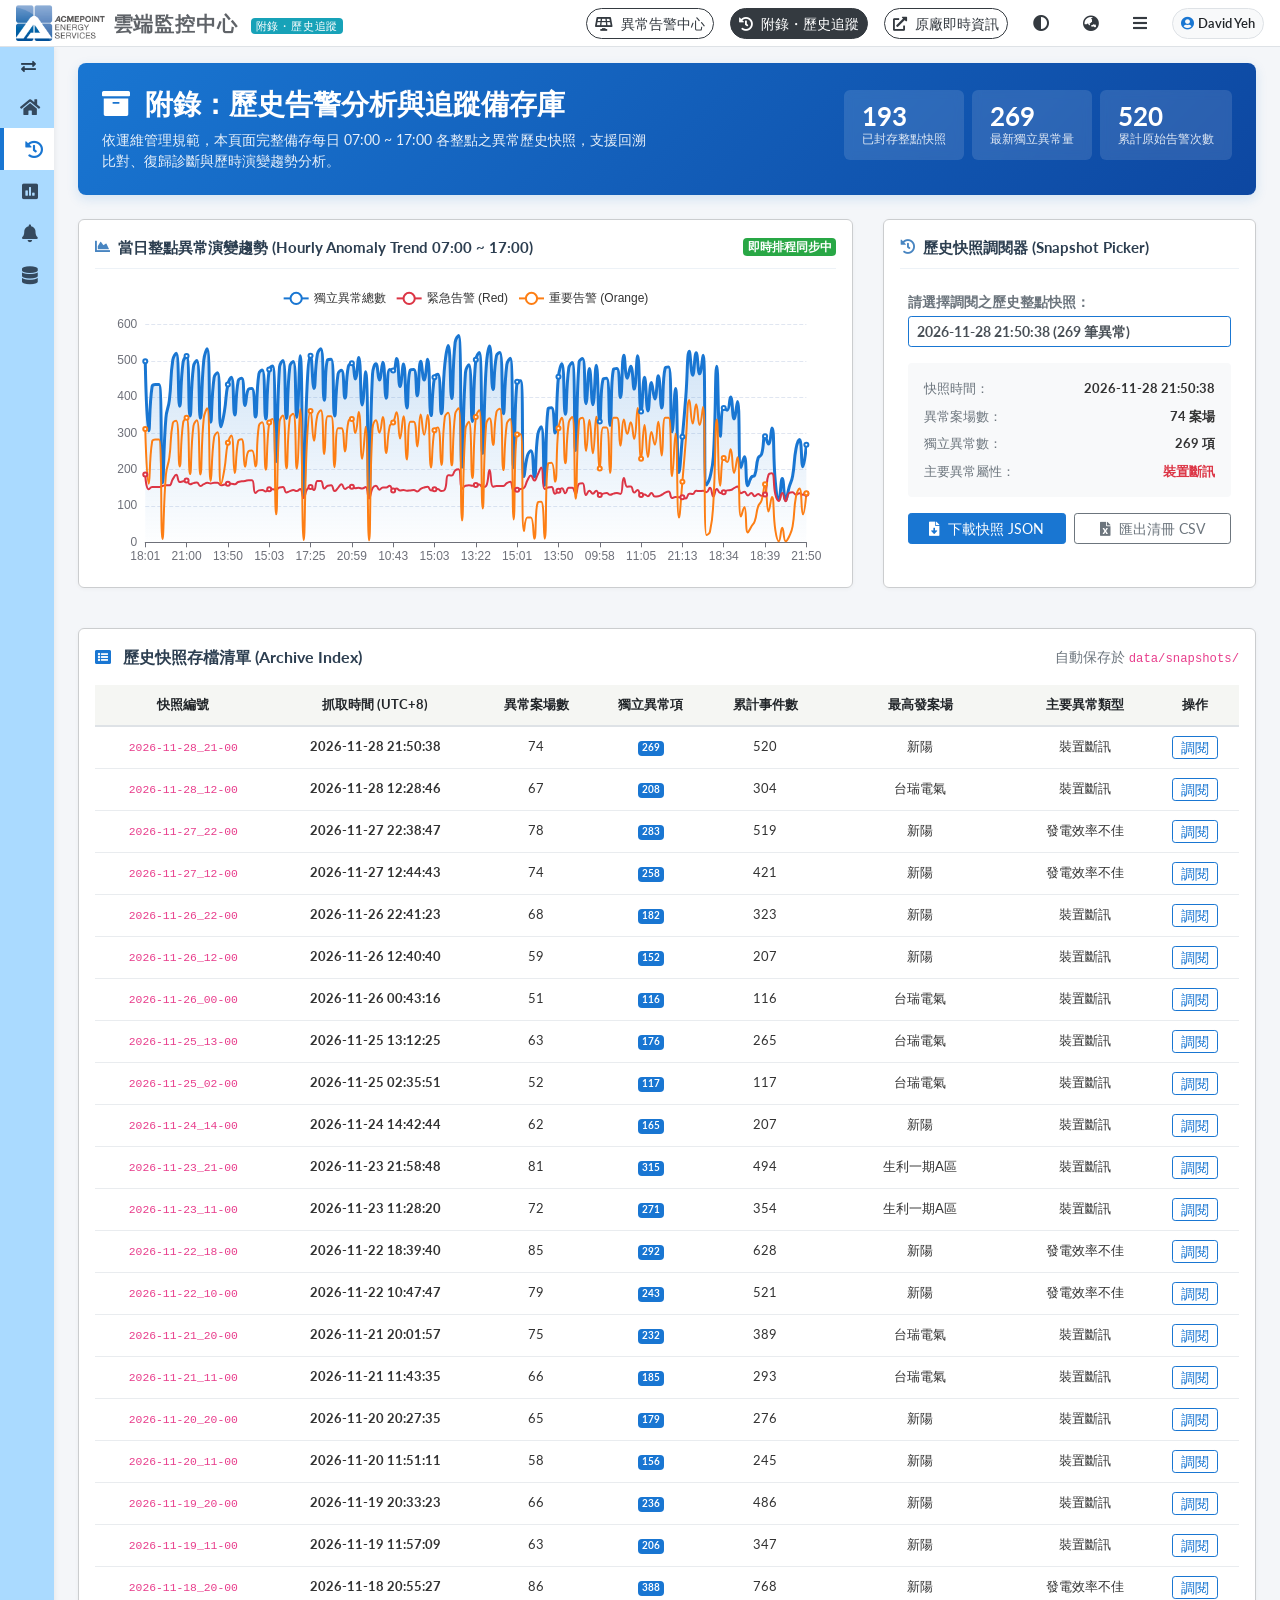
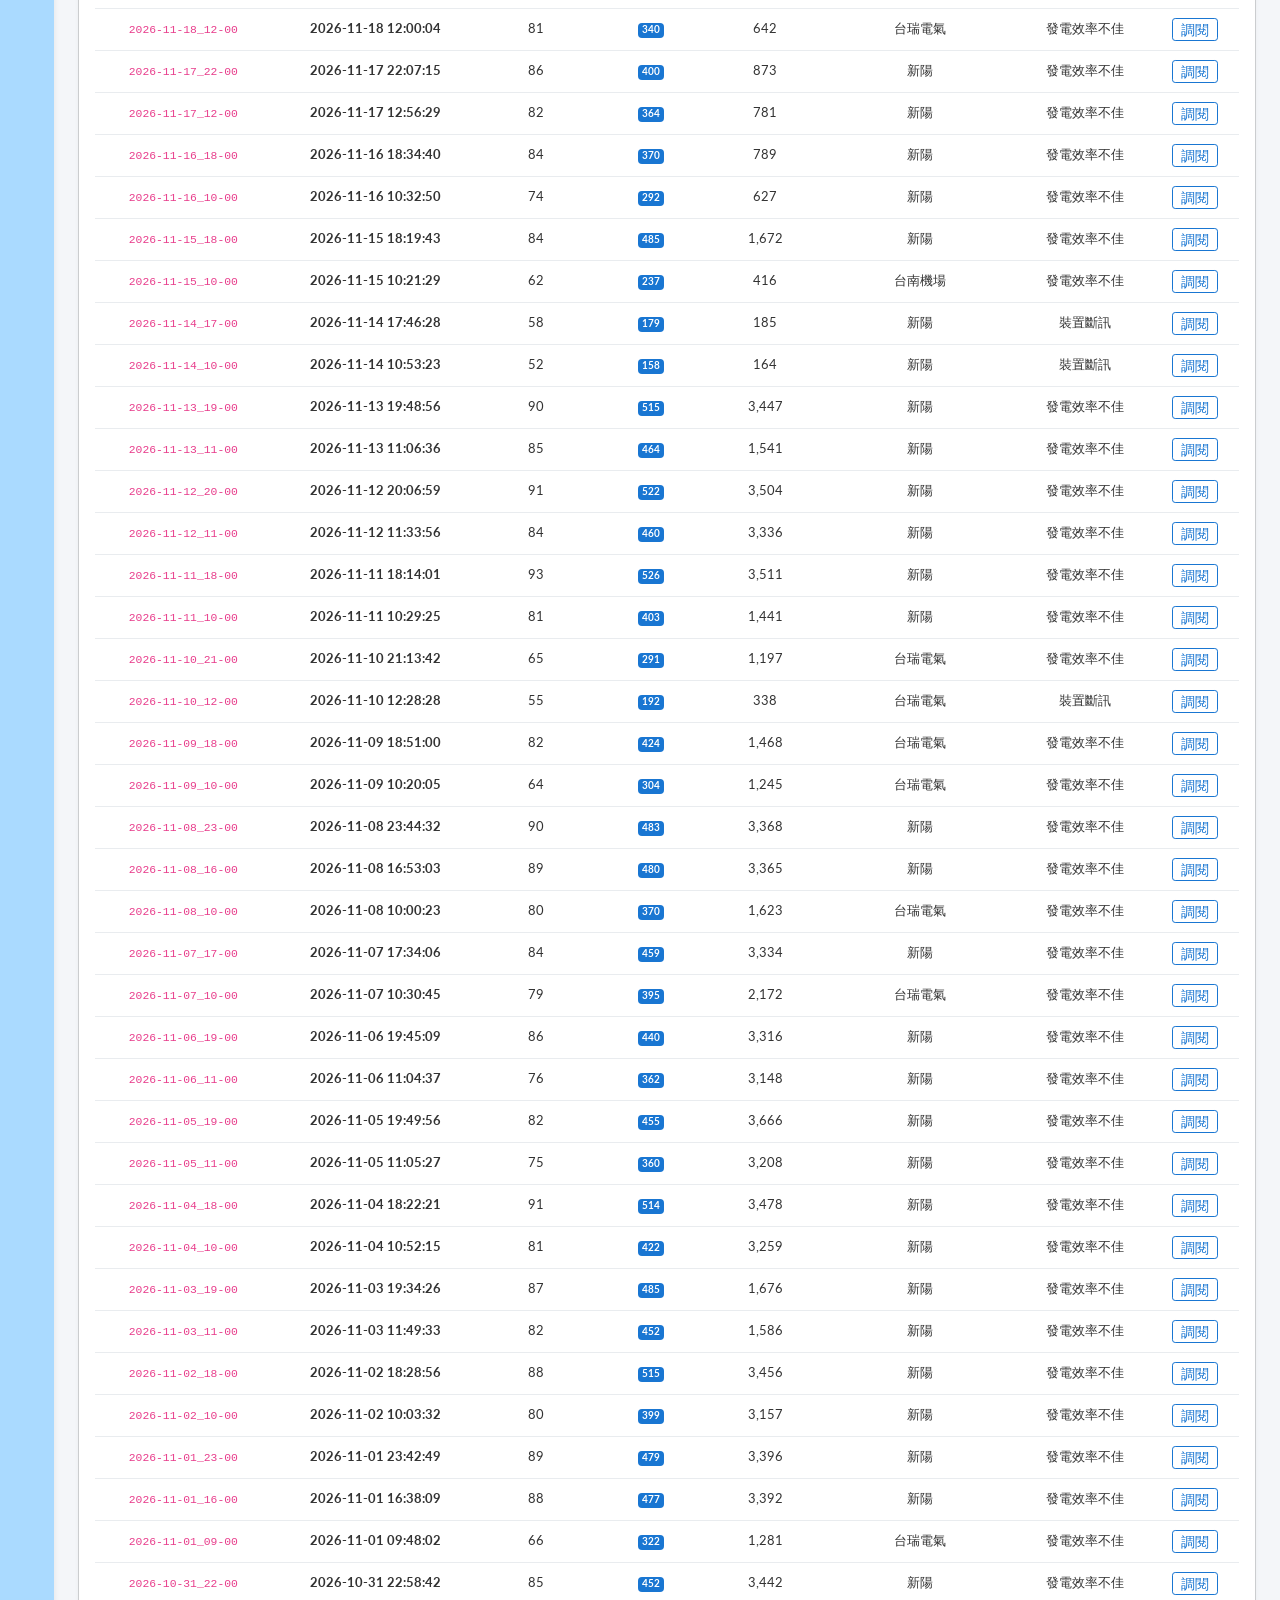
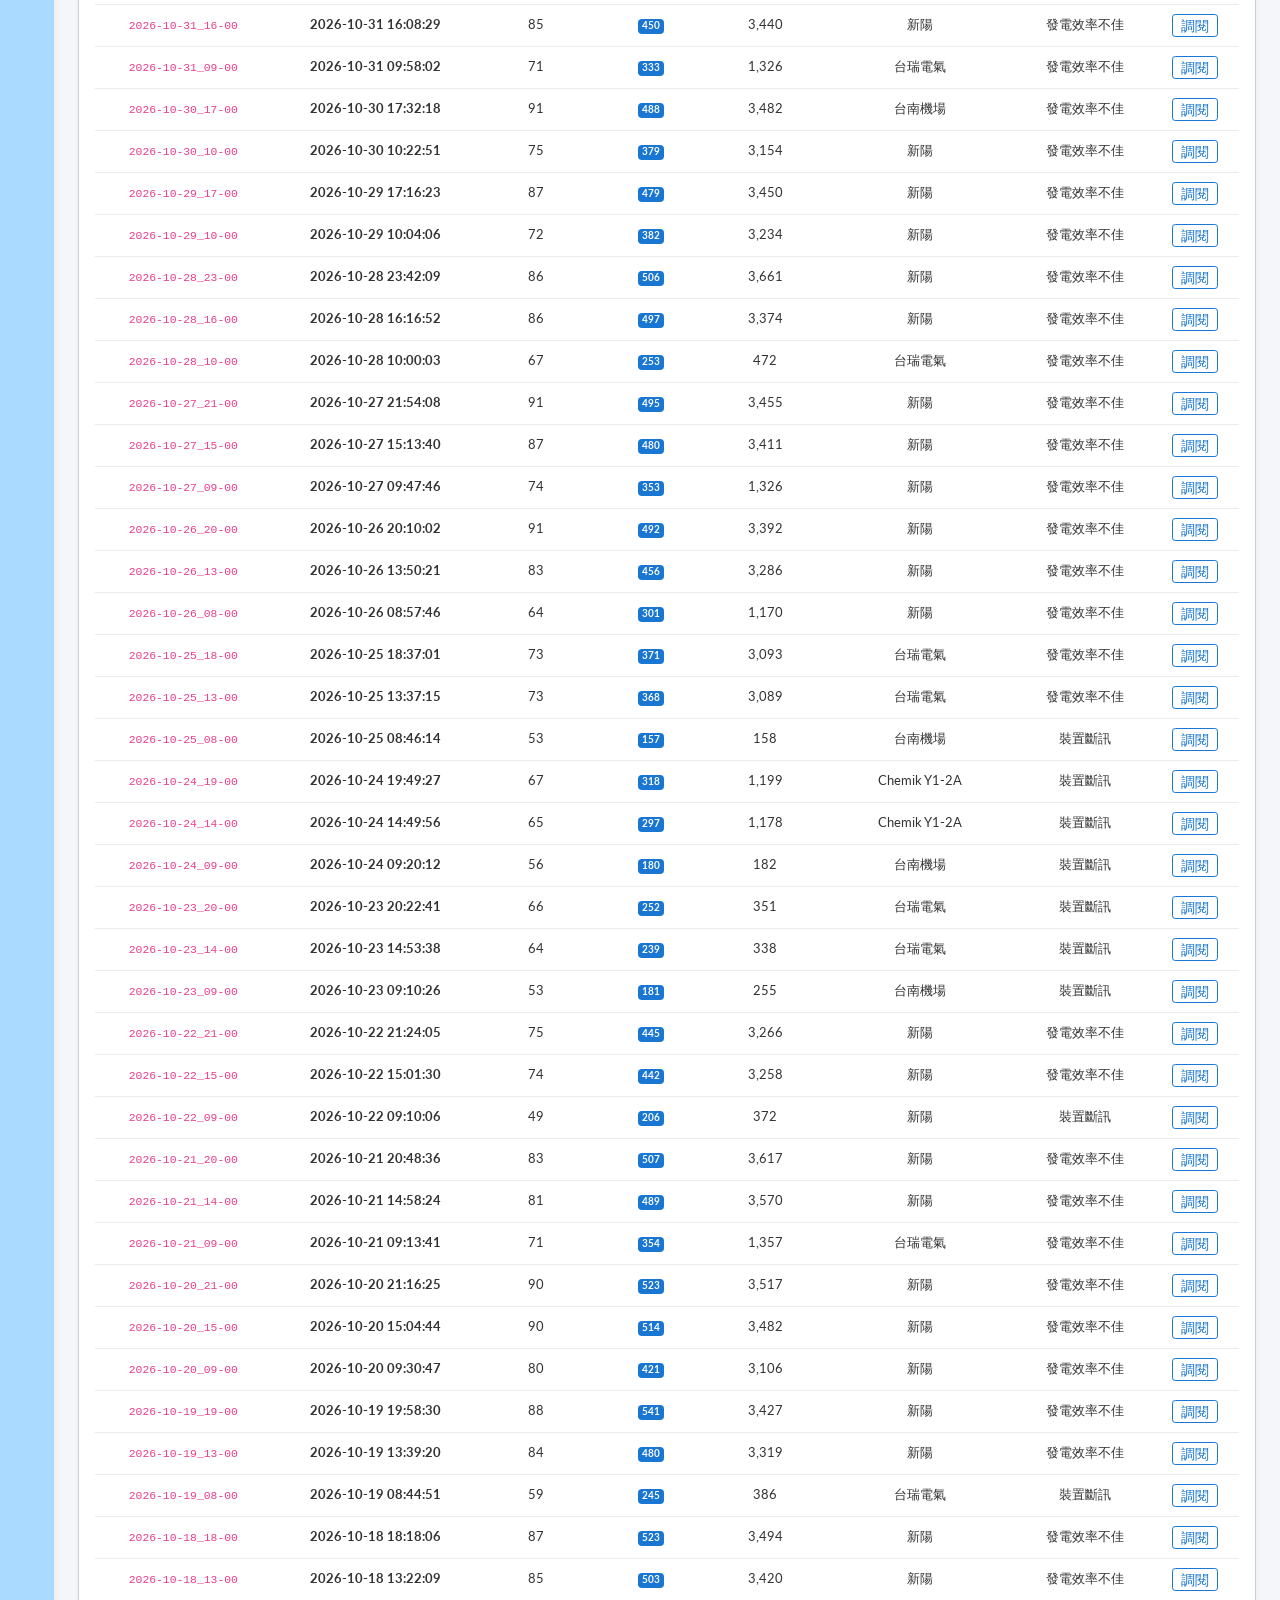
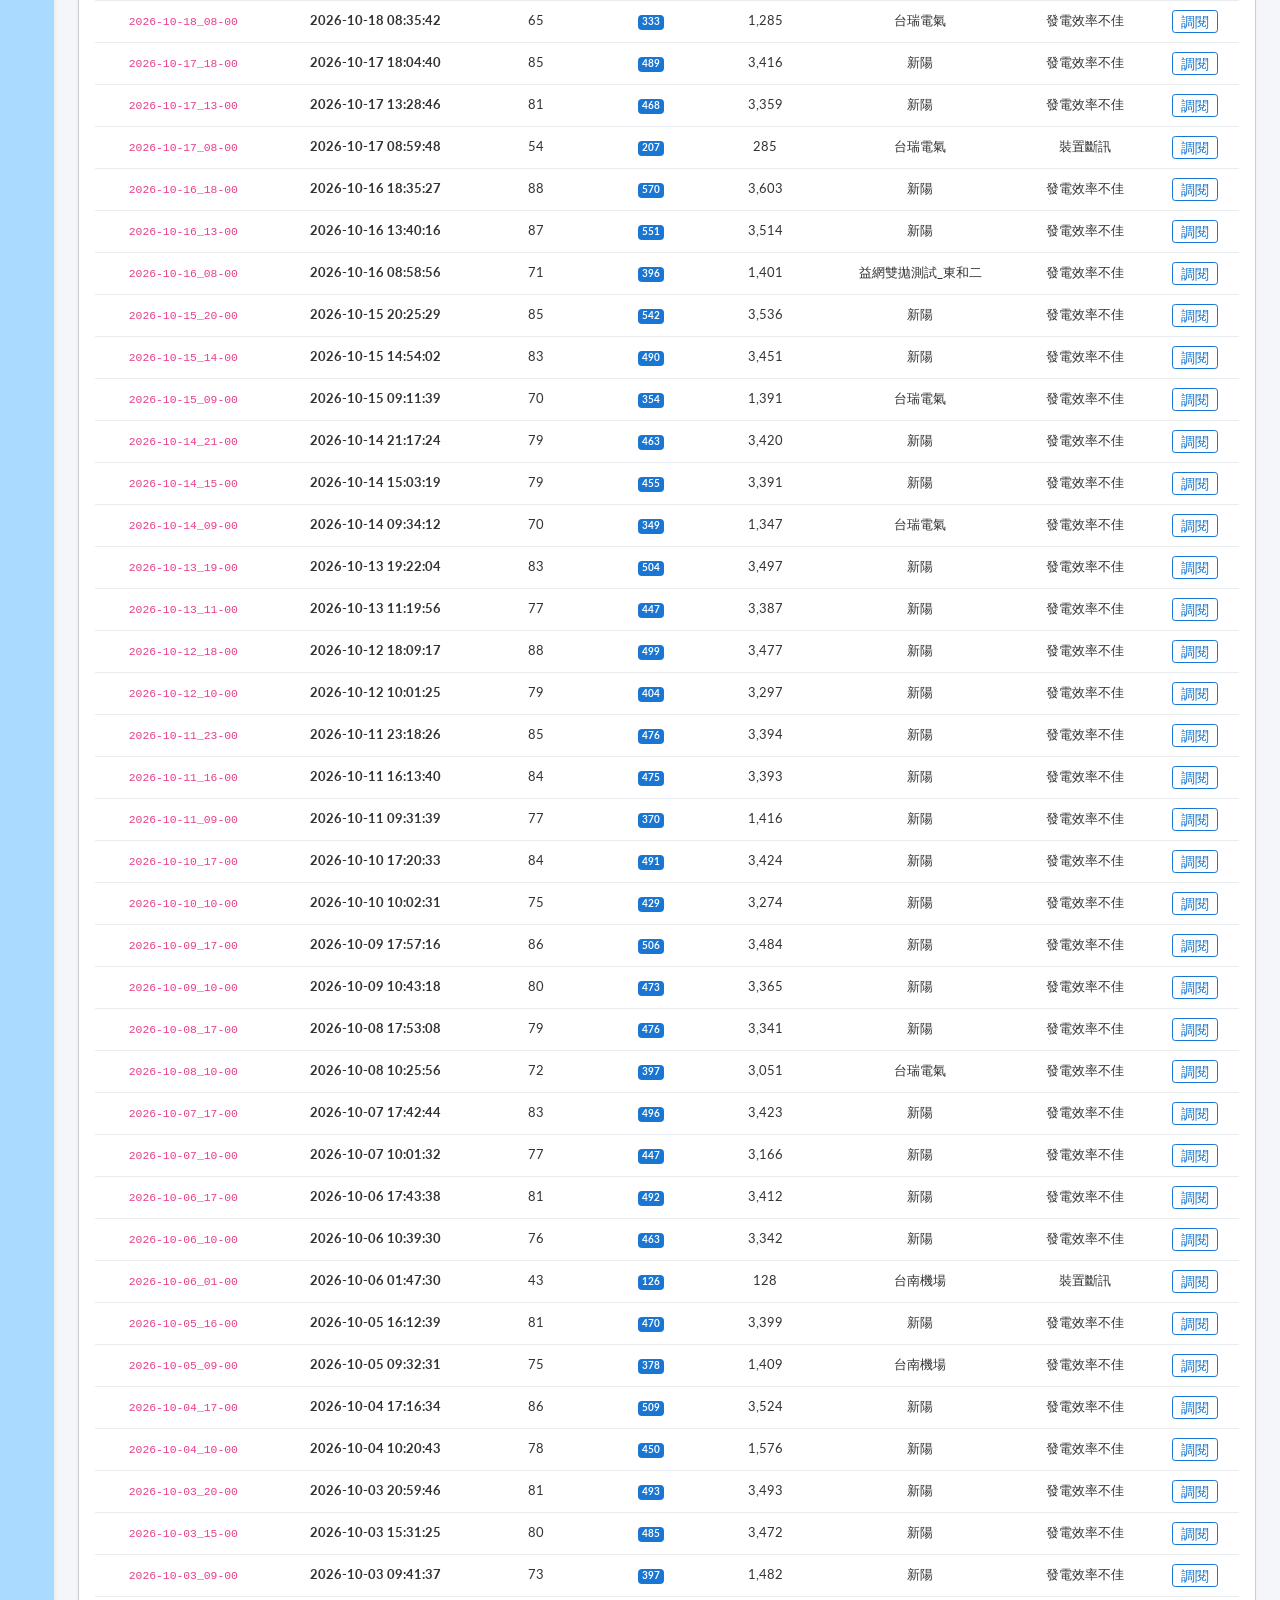
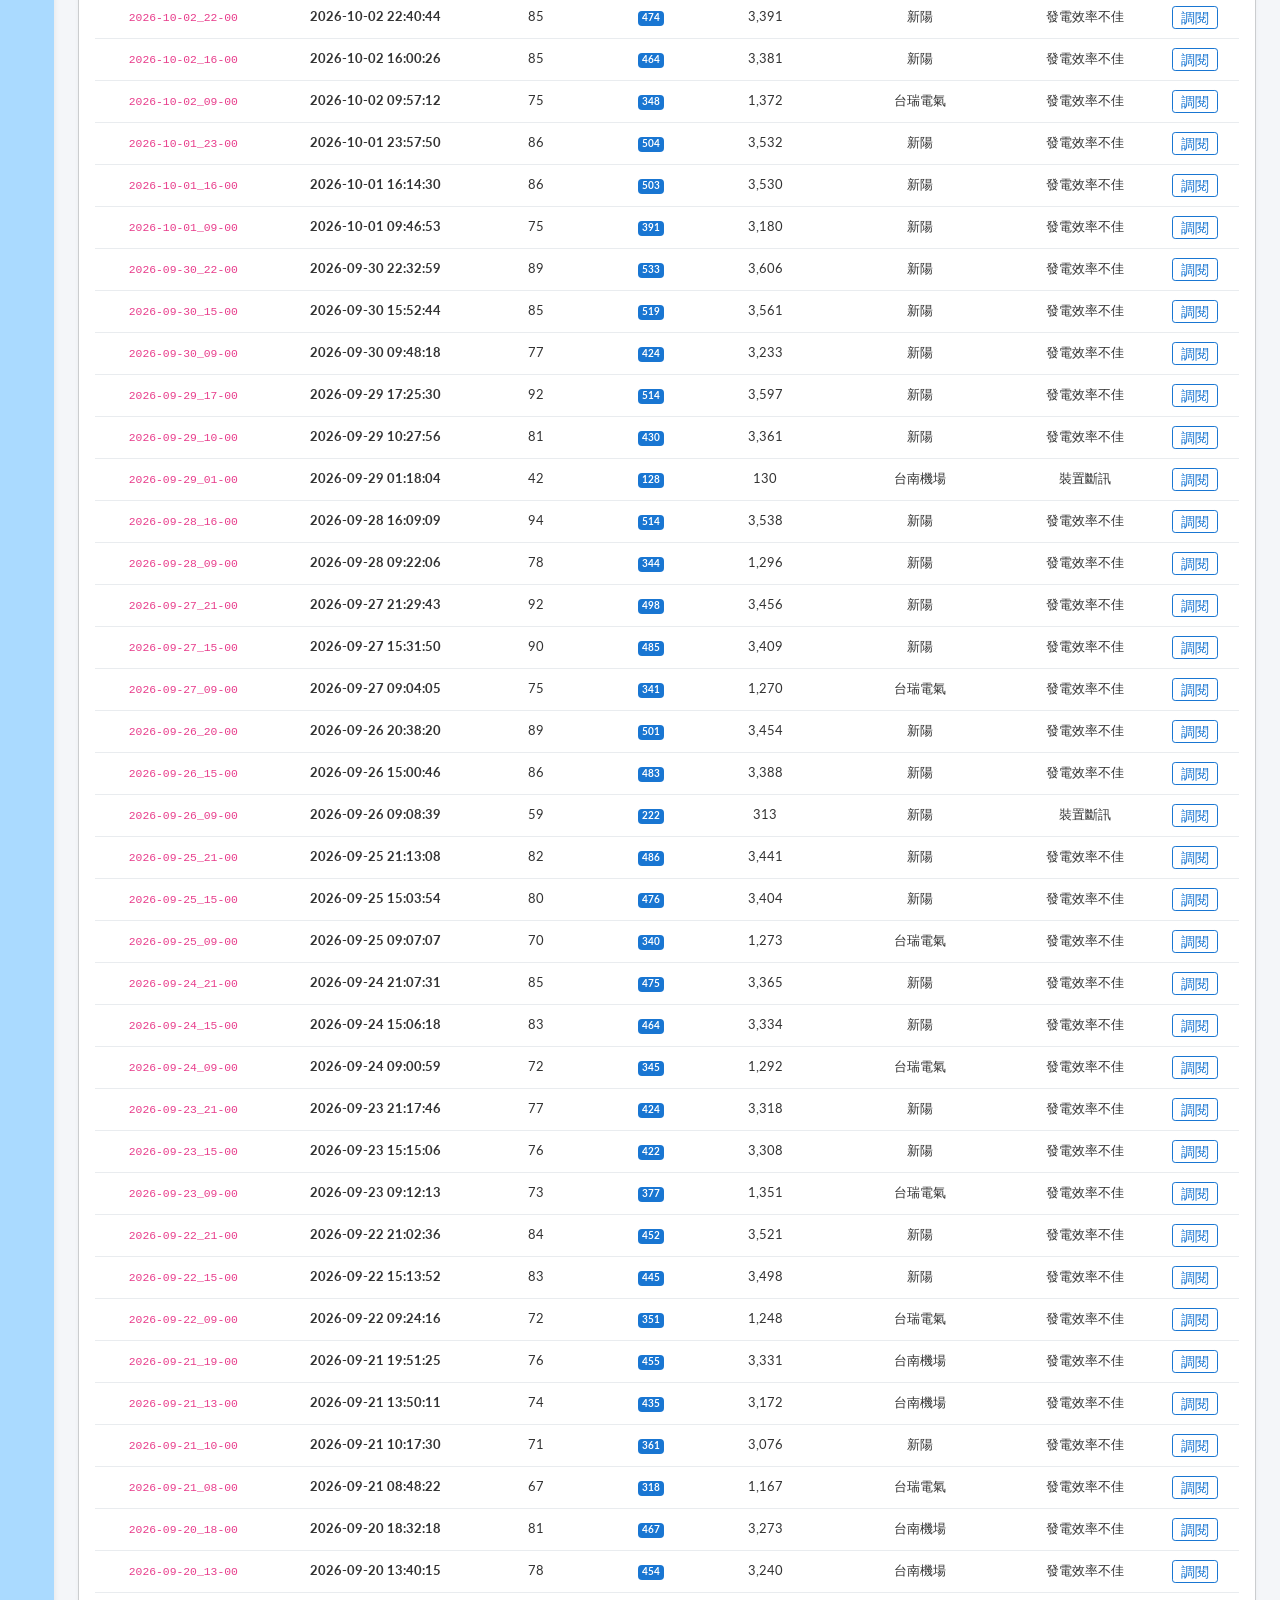
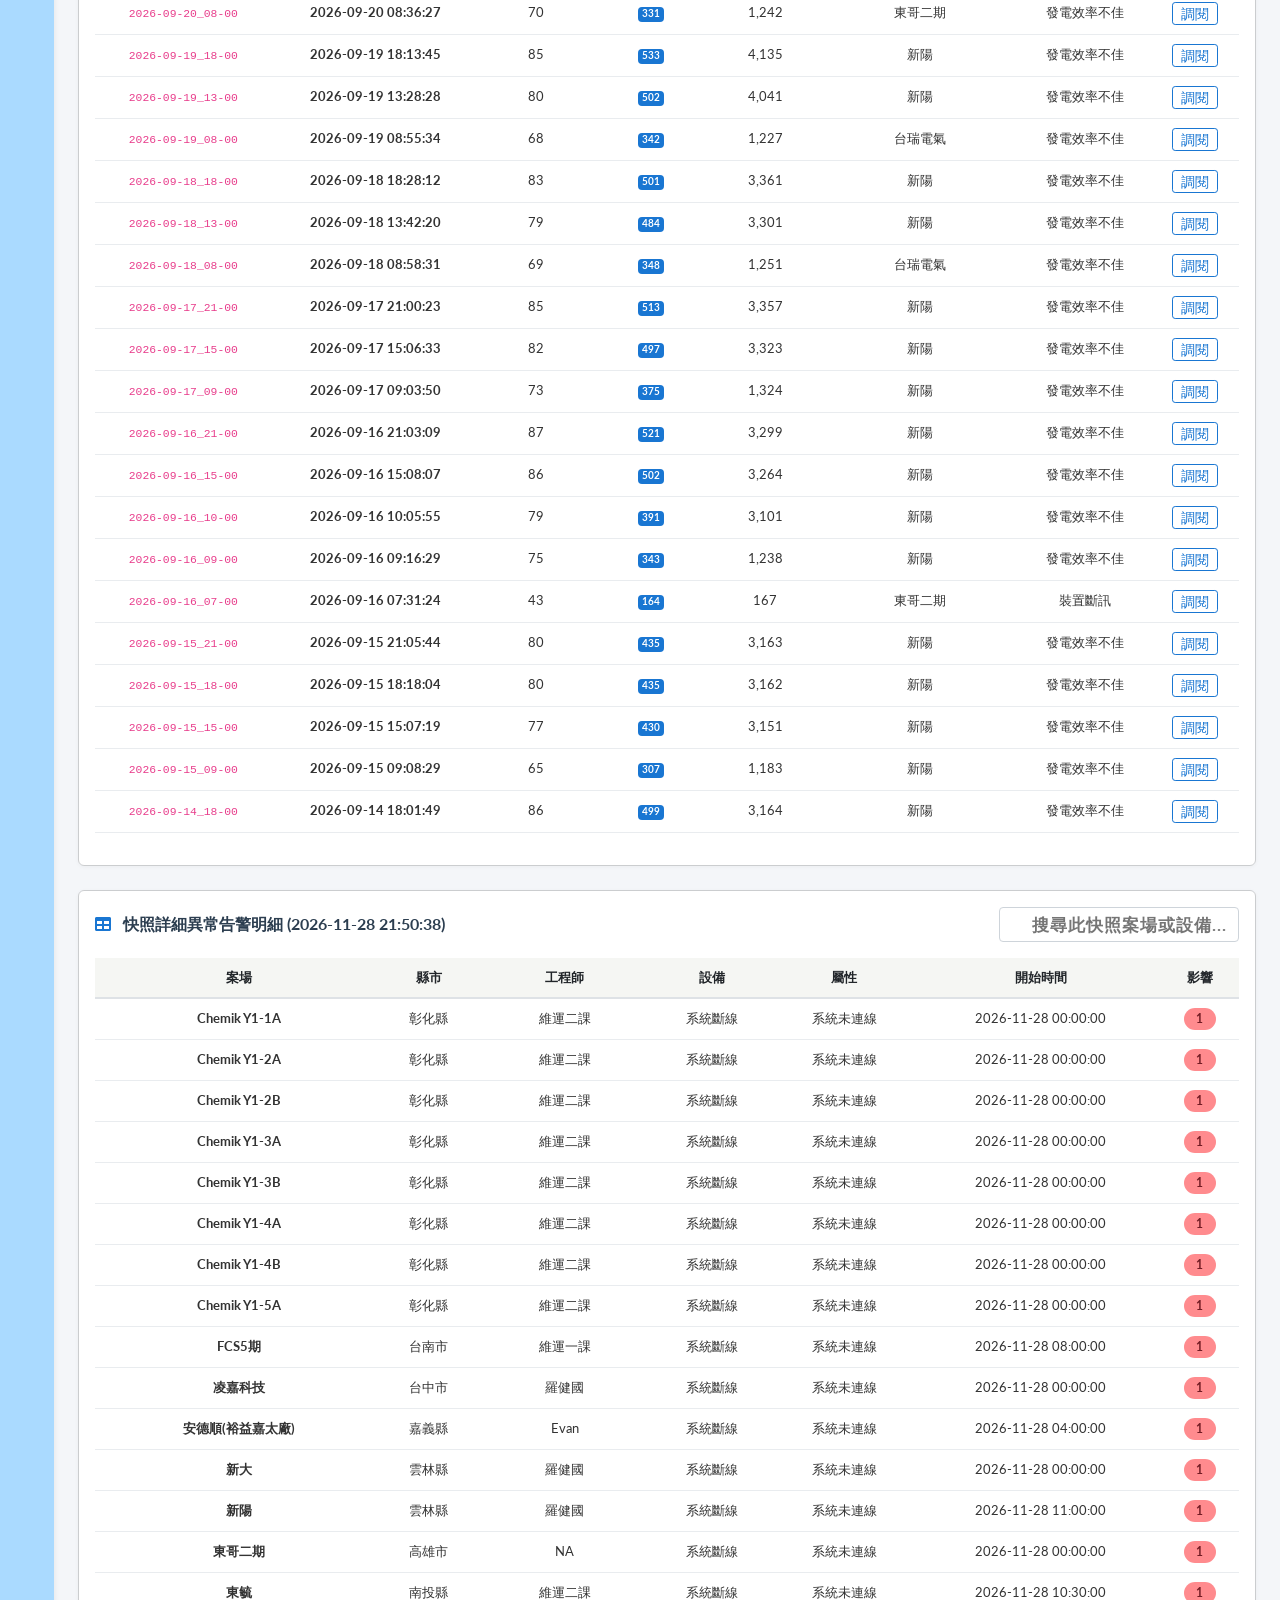
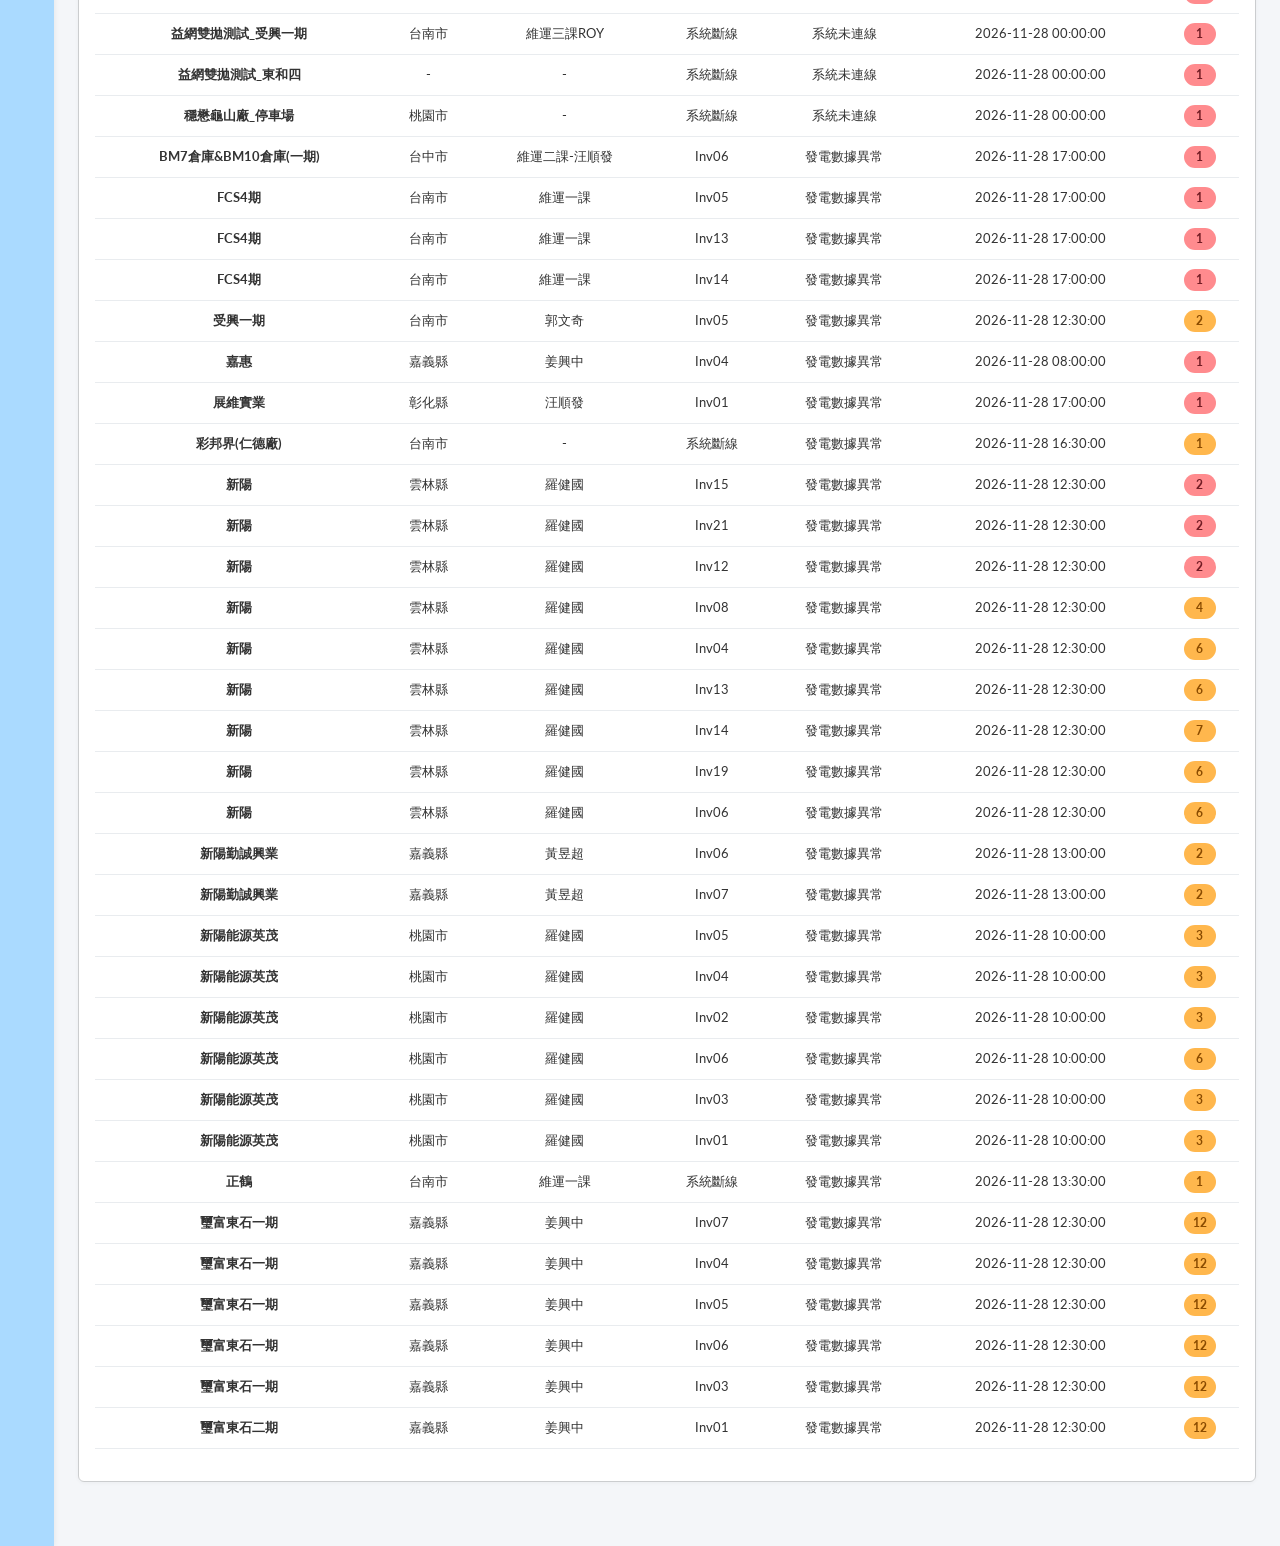
<file: appendix.html>
<!DOCTYPE html>
<html lang="zh-TW" translate="no">
<head>
  <meta charset="UTF-8">
  <meta http-equiv="X-UA-Compatible" content="IE=edge">
  <meta name="viewport" content="width=device-width, initial-scale=1.0">
  <title>雲端監控中心 ｜ 附錄・歷史告警分析追蹤 (4.6 運維管理)</title>
  <link rel="icon" href="assets/img/acme-logo.png">
  <!-- Font Awesome -->
  <link rel="stylesheet" href="https://cdnjs.cloudflare.com/ajax/libs/font-awesome/5.11.2/css/all.css">
  <!-- 原廠樣式與 Bootstrap-Vue 基礎架構 -->
  <link rel="stylesheet" href="assets/css/chunk-vendors.css">
  <link rel="stylesheet" href="assets/css/app.css">
  <!-- 自訂儀表板美化樣式 -->
  <link rel="stylesheet" href="assets/css/custom.css">
  <style>
    .appendix_hero {
      background: linear-gradient(135deg, #1976d2 0%, #0d47a1 100%);
      color: #ffffff;
      padding: 24px;
      border-radius: 8px;
      margin-bottom: 24px;
      box-shadow: 0 4px 12px rgba(25,118,210,0.15);
    }
    .hero_stat_box {
      background: rgba(255, 255, 255, 0.12);
      border-radius: 6px;
      padding: 12px 18px;
      backdrop-filter: blur(4px);
    }
    .hero_stat_val {
      font-size: 26px;
      font-weight: 700;
      line-height: 1.1;
    }
    .hero_stat_label {
      font-size: 12px;
      opacity: 0.85;
    }
  </style>
</head>
<body>
  <div id="app">
    <div class="v-application--wrap">
      
      <!-- 頂部導航列 -->
      <nav class="navbar navbar py-1 navbar-light navbar-expand-lg border-bottom" style="background:#ffffff; z-index:1000;">
        <a class="navbar-brand d-flex align-items-center py-0" href="index.html">
          <img src="assets/img/acme-logo.png" alt="ACMEPOINT" class="logo mr-2" style="height: 36px;">
          <div class="font-weight-bold" style="color: var(--acmeLogo); font-size: 20px; letter-spacing: 0.05rem;">
            雲端監控中心
            <span class="badge badge-info ml-2" style="font-size: 11px; vertical-align: middle; font-weight: normal;">附錄・歷史追蹤</span>
          </div>
        </a>

        <button class="navbar-toggler border-0" type="button" data-toggle="collapse" data-target="#nav-collapse">
          <span class="navbar-toggler-icon"></span>
        </button>

        <div class="collapse navbar-collapse" id="nav-collapse">
          <ul class="navbar-nav ml-auto align-items-center">
            <li class="nav-item">
              <a href="index.html" class="btn mx-2 btn-outline-dark btn-sm rounded-pill">
                <i class="mr-1 fas fa-solar-panel"></i> 異常告警中心
              </a>
            </li>
            <li class="nav-item">
              <a href="appendix.html" class="btn mx-2 btn-dark btn-sm rounded-pill">
                <i class="mr-1 fas fa-history"></i> 附錄・歷史追蹤
              </a>
            </li>
            <li class="nav-item">
              <a href="https://om.acmepointes.com/tw/realtime" target="_blank" class="btn mx-2 btn-outline-dark btn-sm rounded-pill">
                <i class="mr-1 fas fa-external-link-alt"></i> 原廠即時資訊
              </a>
            </li>
            <li class="nav-item">
              <button class="btn text-decoration-none text-dark btn_navbar mx-1 btn-link rounded-pill" type="button">
                <i class="fas fa-adjust"></i>
              </button>
            </li>
            <li class="nav-item">
              <button class="btn text-decoration-none text-dark btn_navbar mx-1 btn-link rounded-pill" type="button">
                <i class="fas fa-globe-asia"></i>
              </button>
            </li>
            <li class="nav-item">
              <button class="btn text-decoration-none text-dark btn_navbar mx-1 btn-link rounded-pill" type="button">
                <i class="fas fa-bars"></i>
              </button>
            </li>
            <li class="nav-item ml-2">
              <span class="badge badge-light p-2 border rounded-pill d-inline-flex align-items-center" style="font-size:13px; font-weight:600;">
                <i class="fas fa-user-circle mr-1 text-primary"></i> David Yeh
              </span>
            </li>
          </ul>
        </div>
      </nav>

      <!-- 主體框架 -->
      <div class="view_wrapper">
        
        <!-- 左側邊欄 -->
        <div class="sidebar d-none d-lg-block">
          <div class="text-right">
            <i class="fas fa-exchange-alt btn_sidebar_expand" title="展開/收合側邊欄"></i>
          </div>
          <ul class="sidebar_ul">
            <li class="sidebar_li">
              <a class="sidebar_link" href="index.html" title="即時告警儀表板">
                <i class="sidebar_icon fas fa-home"></i>
                <span class="sidebar_text" style="display: none;">即時告警</span>
              </a>
            </li>
            <li class="sidebar_li sidebar_li__active">
              <a class="sidebar_link" href="appendix.html" title="附錄歷史追蹤">
                <i class="sidebar_icon fas fa-history"></i>
                <span class="sidebar_text" style="display: none;">歷史附錄</span>
              </a>
            </li>
            <li class="sidebar_li">
              <a class="sidebar_link" href="https://om.acmepointes.com/tw/realtime" target="_blank" title="原廠即時資訊">
                <i class="sidebar_icon fas fa-poll"></i>
                <span class="sidebar_text" style="display: none;">原廠即時</span>
              </a>
            </li>
            <li class="sidebar_li">
              <a class="sidebar_link" href="https://om.acmepointes.com/tw/historyalarms" target="_blank" title="原廠告警事件">
                <i class="sidebar_icon fa fa-bell"></i>
                <span class="sidebar_text" style="display: none;">原廠告警</span>
              </a>
            </li>
            <li class="sidebar_li">
              <a class="sidebar_link" href="#snapshotsTable" title="快照備存清冊">
                <i class="sidebar_icon fas fa-database"></i>
                <span class="sidebar_text" style="display: none;">快照清冊</span>
              </a>
            </li>
          </ul>
        </div>

        <!-- 主要工作區 -->
        <main class="main_content">
          
          <!-- 附錄橫幅 -->
          <div class="appendix_hero">
            <div class="row align-items-center">
              <div class="col-lg-6 col-md-12 mb-3 mb-lg-0">
                <h3 class="font-weight-bold mb-2">
                  <i class="fas fa-archive mr-2"></i> 附錄：歷史告警分析與追蹤備存庫
                </h3>
                <p class="mb-0" style="opacity: 0.9; font-size: 14px;">
                  依運維管理規範，本頁面完整備存每日 07:00 ~ 17:00 各整點之異常歷史快照，支援回溯比對、復歸診斷與歷時演變趨勢分析。
                </p>
              </div>
              <div class="col-lg-6 col-md-12">
                <div class="d-flex flex-wrap gap-2 justify-content-lg-end">
                  <div class="hero_stat_box mr-2 mb-2">
                    <div class="hero_stat_val" id="statTotalSnapshots">1</div>
                    <div class="hero_stat_label">已封存整點快照</div>
                  </div>
                  <div class="hero_stat_box mr-2 mb-2">
                    <div class="hero_stat_val" id="statLatestIssues">499</div>
                    <div class="hero_stat_label">最新獨立異常量</div>
                  </div>
                  <div class="hero_stat_box mb-2">
                    <div class="hero_stat_val" id="statTotalEvents">3,164</div>
                    <div class="hero_stat_label">累計原始告警次數</div>
                  </div>
                </div>
              </div>
            </div>
          </div>

          <!-- 快照切換與歷史趨勢分析區 -->
          <div class="row mb-4">
            
            <!-- 歷史整點演變趨勢圖 -->
            <div class="col-lg-8 col-md-12 mb-3">
              <div class="stat_card">
                <div class="stat_card_header">
                  <div class="stat_card_title">
                    <i class="fas fa-chart-area"></i>
                    當日整點異常演變趨勢 (Hourly Anomaly Trend 07:00 ~ 17:00)
                  </div>
                  <span class="badge badge-success">即時排程同步中</span>
                </div>
                <div id="chartHourlyTrend" class="chart_container" style="min-height: 290px;"></div>
              </div>
            </div>

            <!-- 歷史快照切換器與比對工具 -->
            <div class="col-lg-4 col-md-12 mb-3">
              <div class="stat_card">
                <div class="stat_card_header">
                  <div class="stat_card_title">
                    <i class="fas fa-history"></i>
                    歷史快照調閱器 (Snapshot Picker)
                  </div>
                </div>
                <div class="p-2">
                  <label class="font-weight-bold small text-muted mb-1">請選擇調閱之歷史整點快照：</label>
                  <select id="snapshotSelector" class="form-control form-control-sm mb-3 font-weight-bold" style="border-color:#1976d2;">
                    <!-- 動態載入 -->
                  </select>

                  <div class="card bg-light border-0 p-3 mb-3" style="font-size: 13px;">
                    <div class="d-flex justify-content-between mb-2">
                      <span class="text-muted">快照時間：</span>
                      <b id="viewerSnapshotTime">--</b>
                    </div>
                    <div class="d-flex justify-content-between mb-2">
                      <span class="text-muted">異常案場數：</span>
                      <b id="viewerSiteCount">--</b>
                    </div>
                    <div class="d-flex justify-content-between mb-2">
                      <span class="text-muted">獨立異常數：</span>
                      <b id="viewerIssueCount">--</b>
                    </div>
                    <div class="d-flex justify-content-between">
                      <span class="text-muted">主要異常屬性：</span>
                      <b id="viewerTopType" class="text-danger">--</b>
                    </div>
                  </div>

                  <div class="d-flex gap-2">
                    <button class="btn btn-primary btn-sm btn-block" id="btnExportJson">
                      <i class="fas fa-file-download mr-1"></i> 下載快照 JSON
                    </button>
                    <button class="btn btn-outline-secondary btn-sm btn-block mt-0 ml-2" id="btnExportCsv">
                      <i class="fas fa-file-excel mr-1"></i> 匯出清冊 CSV
                    </button>
                  </div>
                </div>
              </div>
            </div>

          </div>

          <!-- 快照歷史總清冊表格 -->
          <div class="table_section mb-4" id="snapshotsTable">
            <div class="d-flex justify-content-between align-items-center mb-3">
              <div class="font-weight-bold" style="font-size:16px; color:#2c3e50;">
                <i class="fas fa-list-alt text-primary mr-2"></i> 歷史快照存檔清單 (Archive Index)
              </div>
              <div class="text-muted small">
                自動保存於 <code>data/snapshots/</code>
              </div>
            </div>

            <div class="table-responsive">
              <table class="alarms_table">
                <thead>
                  <tr>
                    <th>快照編號</th>
                    <th>抓取時間 (UTC+8)</th>
                    <th>異常案場數</th>
                    <th>獨立異常項</th>
                    <th>累計事件數</th>
                    <th>最高發案場</th>
                    <th>主要異常類型</th>
                    <th>操作</th>
                  </tr>
                </thead>
                <tbody id="snapshotIndexBody">
                  <!-- 動態載入 -->
                </tbody>
              </table>
            </div>
          </div>

          <!-- 快照詳細告警清冊 (檢視當前所選快照之明細) -->
          <div class="table_section">
            <div class="d-flex justify-content-between align-items-center mb-3">
              <div class="font-weight-bold" style="font-size:16px; color:#2c3e50;">
                <i class="fas fa-table text-primary mr-2"></i> 快照詳細異常告警明細 (<span id="currentViewingSnapshotLabel">最新快照</span>)
              </div>
              <div>
                <input type="text" id="snapshotSearchInput" class="search_input" style="width:240px;" placeholder="搜尋此快照案場或設備...">
              </div>
            </div>

            <div class="table-responsive">
              <table class="alarms_table">
                <thead>
                  <tr>
                    <th>案場</th>
                    <th>縣市</th>
                    <th>工程師</th>
                    <th>設備</th>
                    <th>屬性</th>
                    <th>開始時間</th>
                    <th>影響</th>
                  </tr>
                </thead>
                <tbody id="snapshotDetailBody">
                  <!-- 動態載入 -->
                </tbody>
              </table>
            </div>
          </div>

        </main>
      </div>

    </div>
  </div>

  <script src="assets/js/echarts.min.js"></script>
  <script src="data/data.js"></script>
  <script>
    (function () {
      let currentViewingData = null;
      let chartTrend = null;

      window.addEventListener('DOMContentLoaded', () => {
        initAppendixSidebar();
        initAppendix();
      });

      function initAppendixSidebar() {
        const expandBtn = document.querySelector('.btn_sidebar_expand');
        const sidebar = document.querySelector('.sidebar');
        if (expandBtn && sidebar) {
          expandBtn.addEventListener('click', () => {
            sidebar.classList.toggle('expanded');
            sidebar.querySelectorAll('.sidebar_text').forEach(s => {
              s.style.display = sidebar.classList.contains('expanded') ? 'inline-block' : 'none';
            });
            setTimeout(() => { if (chartTrend) chartTrend.resize(); }, 300);
          });
        }
      }

      function initAppendix() {
        const snapshotsIndex = window.HISTORY_SNAPSHOTS_INDEX || [];
        const latestData = window.LATEST_ALARM_DATA;

        // 填寫頂部總計
        document.getElementById('statTotalSnapshots').textContent = snapshotsIndex.length || 1;
        if (latestData) {
          document.getElementById('statLatestIssues').textContent = latestData.metadata.totalDistinctIssues || '--';
          document.getElementById('statTotalEvents').textContent = Number(latestData.metadata.totalRawAlarms).toLocaleString() || '--';
        }

        // 填充快照選擇器
        const selector = document.getElementById('snapshotSelector');
        selector.innerHTML = snapshotsIndex.map(s => `
          <option value="${s.snapshotId}">${s.updatedAt} (${s.totalDistinctIssues} 筆異常)</option>
        `).join('');

        selector.addEventListener('change', (e) => {
          loadSelectedSnapshot(e.target.value);
        });

        // 填充歷史索引表格
        renderIndexTable(snapshotsIndex);

        // 預設載入最新資料
        currentViewingData = latestData;
        updateViewerSummary(latestData);
        renderSnapshotTable(latestData.rebuildAlarms);

        // 繪製趨勢圖
        renderTrendChart(snapshotsIndex);

        // 綁定下載按鈕
        document.getElementById('btnExportJson').addEventListener('click', exportJson);
        document.getElementById('btnExportCsv').addEventListener('click', exportCsv);

        // 搜尋
        document.getElementById('snapshotSearchInput').addEventListener('input', (e) => {
          if (!currentViewingData) return;
          const q = e.target.value.toLowerCase();
          const filtered = currentViewingData.rebuildAlarms.filter(a =>
            a.factoryName.toLowerCase().includes(q) ||
            a.which.toLowerCase().includes(q) ||
            a.county.toLowerCase().includes(q) ||
            a.lastAlarmType.toLowerCase().includes(q)
          );
          renderSnapshotTable(filtered);
        });
      }

      function loadSelectedSnapshot(snapshotId) {
        // 先檢查是不是當前最新
        if (window.LATEST_ALARM_DATA && window.LATEST_ALARM_DATA.metadata.snapshotId === snapshotId) {
          currentViewingData = window.LATEST_ALARM_DATA;
          updateViewerSummary(currentViewingData);
          renderSnapshotTable(currentViewingData.rebuildAlarms);
          return;
        }

        fetch(`data/snapshots/${snapshotId}.json`)
          .then(res => res.json())
          .then(data => {
            currentViewingData = data;
            updateViewerSummary(data);
            renderSnapshotTable(data.rebuildAlarms);
          })
          .catch(err => {
            alert('讀取該快照失敗：' + err);
          });
      }

      function updateViewerSummary(data) {
        if (!data) return;
        document.getElementById('viewerSnapshotTime').textContent = data.metadata.updatedAt;
        document.getElementById('viewerSiteCount').textContent = data.metadata.totalSitesWithAlarms + ' 案場';
        document.getElementById('viewerIssueCount').textContent = data.metadata.totalDistinctIssues + ' 項';
        document.getElementById('viewerTopType').textContent = (data.statistics.typeDistribution[0] || {}).type || '--';
        document.getElementById('currentViewingSnapshotLabel').textContent = data.metadata.updatedAt;
      }

      function renderTrendChart(snapshotsIndex) {
        const el = document.getElementById('chartHourlyTrend');
        if (!el || !window.echarts) return;
        chartTrend = echarts.init(el);

        // 依時間升冪排序展示走勢
        const sorted = [...snapshotsIndex].reverse();

        const xData = sorted.map(s => s.updatedAt ? s.updatedAt.substring(11, 16) : s.snapshotId);
        const yIssues = sorted.map(s => s.totalDistinctIssues);
        const yRed = sorted.map(s => (s.severityCounts || {}).red || 0);
        const yOrange = sorted.map(s => (s.severityCounts || {}).orange || 0);

        const option = {
          tooltip: {
            trigger: 'axis'
          },
          legend: {
            data: ['獨立異常總數', '緊急告警 (Red)', '重要告警 (Orange)'],
            top: '2%'
          },
          grid: {
            left: '3%',
            right: '4%',
            bottom: '3%',
            top: '15%',
            containLabel: true
          },
          xAxis: {
            type: 'category',
            boundaryGap: false,
            data: xData.length > 0 ? xData : ['17:00']
          },
          yAxis: {
            type: 'value',
            splitLine: { lineStyle: { type: 'dashed' } }
          },
          series: [
            {
              name: '獨立異常總數',
              type: 'line',
              smooth: true,
              data: yIssues.length > 0 ? yIssues : [499],
              lineStyle: { width: 3, color: '#1976d2' },
              itemStyle: { color: '#1976d2' },
              areaStyle: {
                color: new echarts.graphic.LinearGradient(0, 0, 0, 1, [
                  { offset: 0, color: 'rgba(25,118,210,0.3)' },
                  { offset: 1, color: 'rgba(25,118,210,0.01)' }
                ])
              }
            },
            {
              name: '緊急告警 (Red)',
              type: 'line',
              smooth: true,
              data: yRed.length > 0 ? yRed : [187],
              lineStyle: { color: '#dc3545' },
              itemStyle: { color: '#dc3545' }
            },
            {
              name: '重要告警 (Orange)',
              type: 'line',
              smooth: true,
              data: yOrange.length > 0 ? yOrange : [312],
              lineStyle: { color: '#fd7e14' },
              itemStyle: { color: '#fd7e14' }
            }
          ]
        };

        chartTrend.setOption(option);
        window.addEventListener('resize', () => { if (chartTrend) chartTrend.resize(); });
      }

      function renderIndexTable(snapshotsIndex) {
        const body = document.getElementById('snapshotIndexBody');
        if (!body) return;

        body.innerHTML = snapshotsIndex.map(s => `
          <tr>
            <td><code>${s.snapshotId}</code></td>
            <td><b>${s.updatedAt}</b></td>
            <td>${s.totalSitesWithAlarms}</td>
            <td><span class="badge badge-primary">${s.totalDistinctIssues}</span></td>
            <td>${Number(s.totalRawAlarms).toLocaleString()}</td>
            <td>${s.topSite || '--'}</td>
            <td>${s.topAlarmType || '--'}</td>
            <td>
              <button class="btn btn-outline-primary btn-sm py-0 btn_inspect_snap" data-snap="${s.snapshotId}">調閱</button>
            </td>
          </tr>
        `).join('');

        body.querySelectorAll('.btn_inspect_snap').forEach(btn => {
          btn.addEventListener('click', () => {
            const snapId = btn.getAttribute('data-snap');
            document.getElementById('snapshotSelector').value = snapId;
            loadSelectedSnapshot(snapId);
            document.getElementById('snapshotDetailBody').scrollIntoView({ behavior: 'smooth' });
          });
        });
      }

      function renderSnapshotTable(alarms) {
        const body = document.getElementById('snapshotDetailBody');
        if (!body) return;

        body.innerHTML = alarms.slice(0, 50).map(item => {
          let colorClass = 'bg_level_white';
          if (item.lastColorLabel === 'red') colorClass = 'bg_level_red';
          else if (item.lastColorLabel === 'orange') colorClass = 'bg_level_orange';

          return `
            <tr>
              <td><b>${item.factoryName}</b></td>
              <td>${item.county}</td>
              <td>${item.maintainer}</td>
              <td>${item.which}</td>
              <td>${item.lastAlarmType}</td>
              <td>${item.time}</td>
              <td><span class="impact_badge ${colorClass}">${item.impact}</span></td>
            </tr>
          `;
        }).join('');
      }

      function exportJson() {
        if (!currentViewingData) return;
        const blob = new Blob([JSON.stringify(currentViewingData, null, 2)], { type: 'application/json' });
        const a = document.createElement('a');
        a.href = URL.createObjectURL(blob);
        a.download = `alarm_snapshot_${currentViewingData.metadata.snapshotId}.json`;
        a.click();
      }

      function exportCsv() {
        if (!currentViewingData) return;
        const rows = [
          ['案場名稱', '縣市', '工程師', '設備', '屬性', '開始時間', '影響筆數']
        ];
        currentViewingData.rebuildAlarms.forEach(a => {
          rows.push([
            `"${a.factoryName}"`,
            `"${a.county}"`,
            `"${a.maintainer}"`,
            `"${a.which}"`,
            `"${a.lastAlarmType}"`,
            `"${a.time}"`,
            a.impact
          ]);
        });
        const csvContent = "\uFEFF" + rows.map(e => e.join(",")).join("\n");
        const blob = new Blob([csvContent], { type: 'text/csv;charset=utf-8;' });
        const a = document.createElement('a');
        a.href = URL.createObjectURL(blob);
        a.download = `alarm_records_${currentViewingData.metadata.snapshotId}.csv`;
        a.click();
      }

    })();
  </script>
</body>
</html>
</file>
<file: assets/css/app.css>
@import url(https://fonts.googleapis.com/css2?family=Arimo:ital,wght@0,400..700;1,400..700&family=DM+Sans:ital,opsz,wght@0,9..40,100..1000;1,9..40,100..1000&family=Inter:ital,opsz,wght@0,14..32,100..900;1,14..32,100..900&family=Lato:ital,wght@0,100;0,300;0,400;0,700;0,900;1,100;1,300;1,400;1,700;1,900&family=Noto+Sans+TC:wght@100..900&family=Roboto:ital,wght@0,100..900;1,100..900&display=swap);
/*!
 * Bootstrap v4.6.2 (https://getbootstrap.com/)
 * Copyright 2011-2022 The Bootstrap Authors
 * Copyright 2011-2022 Twitter, Inc.
 * Licensed under MIT (https://github.com/twbs/bootstrap/blob/main/LICENSE)
 */:root{--blue:#007bff;--indigo:#6610f2;--pink:#e83e8c;--red:#dc3545;--orange:#fd7e14;--yellow:#ffc107;--green:#28a745;--teal:#20c997;--cyan:#17a2b8;--white:#fff;--gray:#6c757d;--gray-dark:#343a40;--primary:#1976d2;--secondary:#6c757d;--success:#28a745;--info:#17a2b8;--warning:#ffc107;--danger:#dc3545;--light:#f8f9fa;--dark:#343a40;--purple:#6f42c1;--acme_blue:#4885c1;--acme_blue_light:#def6ff;--breakpoint-xs:0;--breakpoint-sm:576px;--breakpoint-md:768px;--breakpoint-lg:992px;--breakpoint-xl:1200px;--font-family-sans-serif:-apple-system,BlinkMacSystemFont,"Segoe UI",Roboto,"Helvetica Neue",Arial,"Noto Sans","Liberation Sans",sans-serif,"Apple Color Emoji","Segoe UI Emoji","Segoe UI Symbol","Noto Color Emoji";--font-family-monospace:SFMono-Regular,Menlo,Monaco,Consolas,"Liberation Mono","Courier New",monospace}*,:after,:before{-webkit-box-sizing:border-box;box-sizing:border-box}html{font-family:sans-serif;line-height:1.15;-webkit-text-size-adjust:100%;-webkit-tap-highlight-color:rgba(0,0,0,0)}article,aside,figcaption,figure,footer,header,hgroup,main,nav,section{display:block}body{margin:0;font-family:-apple-system,BlinkMacSystemFont,Segoe UI,Roboto,Helvetica Neue,Arial,Noto Sans,Liberation Sans,sans-serif,Apple Color Emoji,Segoe UI Emoji,Segoe UI Symbol,Noto Color Emoji;font-size:1rem;font-weight:400;line-height:1.5;color:#212529;text-align:left;background-color:#fff}[tabindex="-1"]:focus:not(:focus-visible){outline:0!important}hr{-webkit-box-sizing:content-box;box-sizing:content-box;height:0;overflow:visible}h1,h2,h3,h4,h5,h6{margin-top:0;margin-bottom:.5rem}p{margin-top:0;margin-bottom:1rem}abbr[data-original-title],abbr[title]{text-decoration:underline;-webkit-text-decoration:underline dotted;text-decoration:underline dotted;cursor:help;border-bottom:0;-webkit-text-decoration-skip-ink:none;text-decoration-skip-ink:none}address{font-style:normal;line-height:inherit}address,dl,ol,ul{margin-bottom:1rem}dl,ol,ul{margin-top:0}ol ol,ol ul,ul ol,ul ul{margin-bottom:0}dt{font-weight:700}dd{margin-bottom:.5rem;margin-left:0}blockquote{margin:0 0 1rem}b,strong{font-weight:bolder}small{font-size:80%}sub,sup{position:relative;font-size:75%;line-height:0;vertical-align:baseline}sub{bottom:-.25em}sup{top:-.5em}a{color:#1976d2;text-decoration:none;background-color:transparent}a:hover{color:#11508e;text-decoration:underline}a:not([href]):not([class]),a:not([href]):not([class]):hover{color:inherit;text-decoration:none}code,kbd,pre,samp{font-family:SFMono-Regular,Menlo,Monaco,Consolas,Liberation Mono,Courier New,monospace;font-size:1em}pre{margin-top:0;margin-bottom:1rem;overflow:auto;-ms-overflow-style:scrollbar}figure{margin:0 0 1rem}img{border-style:none}img,svg{vertical-align:middle}svg{overflow:hidden}table{border-collapse:collapse}caption{padding-top:.75rem;padding-bottom:.75rem;color:#6c757d;text-align:left;caption-side:bottom}th{text-align:inherit;text-align:-webkit-match-parent}label{display:inline-block;margin-bottom:.5rem}button{border-radius:0}button:focus:not(:focus-visible){outline:0}button,input,optgroup,select,textarea{margin:0;font-family:inherit;font-size:inherit;line-height:inherit}button,input{overflow:visible}button,select{text-transform:none}[role=button]{cursor:pointer}select{word-wrap:normal}[type=button],[type=reset],[type=submit],button{-webkit-appearance:button}[type=button]:not(:disabled),[type=reset]:not(:disabled),[type=submit]:not(:disabled),button:not(:disabled){cursor:pointer}[type=button]::-moz-focus-inner,[type=reset]::-moz-focus-inner,[type=submit]::-moz-focus-inner,button::-moz-focus-inner{padding:0;border-style:none}input[type=checkbox],input[type=radio]{-webkit-box-sizing:border-box;box-sizing:border-box;padding:0}textarea{overflow:auto;resize:vertical}fieldset{min-width:0;padding:0;margin:0;border:0}legend{display:block;width:100%;max-width:100%;padding:0;margin-bottom:.5rem;font-size:1.5rem;line-height:inherit;color:inherit;white-space:normal}progress{vertical-align:baseline}[type=number]::-webkit-inner-spin-button,[type=number]::-webkit-outer-spin-button{height:auto}[type=search]{outline-offset:-2px;-webkit-appearance:none}[type=search]::-webkit-search-decoration{-webkit-appearance:none}::-webkit-file-upload-button{font:inherit;-webkit-appearance:button}output{display:inline-block}summary{display:list-item;cursor:pointer}template{display:none}[hidden]{display:none!important}.h1,.h2,.h3,.h4,.h5,.h6,h1,h2,h3,h4,h5,h6{margin-bottom:.5rem;font-weight:500;line-height:1.2}.h1,h1{font-size:2.5rem}.h2,h2{font-size:2rem}.h3,h3{font-size:1.75rem}.h4,h4{font-size:1.5rem}.h5,h5{font-size:1.25rem}.h6,h6{font-size:1rem}.lead{font-size:1.25rem;font-weight:300}.display-1{font-size:6rem}.display-1,.display-2{font-weight:300;line-height:1.2}.display-2{font-size:5.5rem}.display-3{font-size:4.5rem}.display-3,.display-4{font-weight:300;line-height:1.2}.display-4{font-size:3.5rem}hr{margin-top:1rem;margin-bottom:1rem;border:0;border-top:1px solid rgba(0,0,0,.1)}.small,small{font-size:.875em;font-weight:400}.mark,mark{padding:.2em;background-color:#fcf8e3}.list-inline,.list-unstyled{padding-left:0;list-style:none}.list-inline-item{display:inline-block}.list-inline-item:not(:last-child){margin-right:.5rem}.initialism{font-size:90%;text-transform:uppercase}.blockquote{margin-bottom:1rem;font-size:1.25rem}.blockquote-footer{display:block;font-size:.875em;color:#6c757d}.blockquote-footer:before{content:"— "}.img-fluid,.img-thumbnail{max-width:100%;height:auto}.img-thumbnail{padding:.25rem;background-color:#fff;border:1px solid #dee2e6;border-radius:.25rem}.figure{display:inline-block}.figure-img{margin-bottom:.5rem;line-height:1}.figure-caption{font-size:90%;color:#6c757d}code{font-size:87.5%;color:#e83e8c;word-wrap:break-word}a>code{color:inherit}kbd{padding:.2rem .4rem;font-size:87.5%;color:#fff;background-color:#212529;border-radius:.2rem}kbd kbd{padding:0;font-size:100%;font-weight:700}pre{display:block;font-size:87.5%;color:#212529}pre code{font-size:inherit;color:inherit;word-break:normal}.pre-scrollable{max-height:340px;overflow-y:scroll}.container,.container-fluid,.container-lg,.container-md,.container-sm,.container-xl{width:100%;padding-right:15px;padding-left:15px;margin-right:auto;margin-left:auto}@media(min-width:576px){.container,.container-sm{max-width:540px}}@media(min-width:768px){.container,.container-md,.container-sm{max-width:720px}}@media(min-width:992px){.container,.container-lg,.container-md,.container-sm{max-width:960px}}@media(min-width:1200px){.container,.container-lg,.container-md,.container-sm,.container-xl{max-width:1140px}}.row{display:-webkit-box;display:-ms-flexbox;display:flex;-ms-flex-wrap:wrap;flex-wrap:wrap;margin-right:-15px;margin-left:-15px}.no-gutters{margin-right:0;margin-left:0}.no-gutters>.col,.no-gutters>[class*=col-]{padding-right:0;padding-left:0}.col,.col-1,.col-2,.col-3,.col-4,.col-5,.col-6,.col-7,.col-8,.col-9,.col-10,.col-11,.col-12,.col-auto,.col-lg,.col-lg-1,.col-lg-2,.col-lg-3,.col-lg-4,.col-lg-5,.col-lg-6,.col-lg-7,.col-lg-8,.col-lg-9,.col-lg-10,.col-lg-11,.col-lg-12,.col-lg-auto,.col-md,.col-md-1,.col-md-2,.col-md-3,.col-md-4,.col-md-5,.col-md-6,.col-md-7,.col-md-8,.col-md-9,.col-md-10,.col-md-11,.col-md-12,.col-md-auto,.col-sm,.col-sm-1,.col-sm-2,.col-sm-3,.col-sm-4,.col-sm-5,.col-sm-6,.col-sm-7,.col-sm-8,.col-sm-9,.col-sm-10,.col-sm-11,.col-sm-12,.col-sm-auto,.col-xl,.col-xl-1,.col-xl-2,.col-xl-3,.col-xl-4,.col-xl-5,.col-xl-6,.col-xl-7,.col-xl-8,.col-xl-9,.col-xl-10,.col-xl-11,.col-xl-12,.col-xl-auto{position:relative;width:100%;padding-right:15px;padding-left:15px}.col{-ms-flex-preferred-size:0;flex-basis:0;-webkit-box-flex:1;-ms-flex-positive:1;flex-grow:1;max-width:100%}.row-cols-1>*{-webkit-box-flex:0;-ms-flex:0 0 100%;flex:0 0 100%;max-width:100%}.row-cols-2>*{-webkit-box-flex:0;-ms-flex:0 0 50%;flex:0 0 50%;max-width:50%}.row-cols-3>*{-webkit-box-flex:0;-ms-flex:0 0 33.3333333333%;flex:0 0 33.3333333333%;max-width:33.3333333333%}.row-cols-4>*{-webkit-box-flex:0;-ms-flex:0 0 25%;flex:0 0 25%;max-width:25%}.row-cols-5>*{-webkit-box-flex:0;-ms-flex:0 0 20%;flex:0 0 20%;max-width:20%}.row-cols-6>*{-webkit-box-flex:0;-ms-flex:0 0 16.6666666667%;flex:0 0 16.6666666667%;max-width:16.6666666667%}.col-auto{-ms-flex:0 0 auto;flex:0 0 auto;width:auto;max-width:100%}.col-1,.col-auto{-webkit-box-flex:0}.col-1{-ms-flex:0 0 8.33333333%;flex:0 0 8.33333333%;max-width:8.33333333%}.col-2{-ms-flex:0 0 16.66666667%;flex:0 0 16.66666667%;max-width:16.66666667%}.col-2,.col-3{-webkit-box-flex:0}.col-3{-ms-flex:0 0 25%;flex:0 0 25%;max-width:25%}.col-4{-ms-flex:0 0 33.33333333%;flex:0 0 33.33333333%;max-width:33.33333333%}.col-4,.col-5{-webkit-box-flex:0}.col-5{-ms-flex:0 0 41.66666667%;flex:0 0 41.66666667%;max-width:41.66666667%}.col-6{-ms-flex:0 0 50%;flex:0 0 50%;max-width:50%}.col-6,.col-7{-webkit-box-flex:0}.col-7{-ms-flex:0 0 58.33333333%;flex:0 0 58.33333333%;max-width:58.33333333%}.col-8{-ms-flex:0 0 66.66666667%;flex:0 0 66.66666667%;max-width:66.66666667%}.col-8,.col-9{-webkit-box-flex:0}.col-9{-ms-flex:0 0 75%;flex:0 0 75%;max-width:75%}.col-10{-ms-flex:0 0 83.33333333%;flex:0 0 83.33333333%;max-width:83.33333333%}.col-10,.col-11{-webkit-box-flex:0}.col-11{-ms-flex:0 0 91.66666667%;flex:0 0 91.66666667%;max-width:91.66666667%}.col-12{-webkit-box-flex:0;-ms-flex:0 0 100%;flex:0 0 100%;max-width:100%}.order-first{-webkit-box-ordinal-group:0;-ms-flex-order:-1;order:-1}.order-last{-webkit-box-ordinal-group:14;-ms-flex-order:13;order:13}.order-0{-webkit-box-ordinal-group:1;-ms-flex-order:0;order:0}.order-1{-webkit-box-ordinal-group:2;-ms-flex-order:1;order:1}.order-2{-webkit-box-ordinal-group:3;-ms-flex-order:2;order:2}.order-3{-webkit-box-ordinal-group:4;-ms-flex-order:3;order:3}.order-4{-webkit-box-ordinal-group:5;-ms-flex-order:4;order:4}.order-5{-webkit-box-ordinal-group:6;-ms-flex-order:5;order:5}.order-6{-webkit-box-ordinal-group:7;-ms-flex-order:6;order:6}.order-7{-webkit-box-ordinal-group:8;-ms-flex-order:7;order:7}.order-8{-webkit-box-ordinal-group:9;-ms-flex-order:8;order:8}.order-9{-webkit-box-ordinal-group:10;-ms-flex-order:9;order:9}.order-10{-webkit-box-ordinal-group:11;-ms-flex-order:10;order:10}.order-11{-webkit-box-ordinal-group:12;-ms-flex-order:11;order:11}.order-12{-webkit-box-ordinal-group:13;-ms-flex-order:12;order:12}.offset-1{margin-left:8.33333333%}.offset-2{margin-left:16.66666667%}.offset-3{margin-left:25%}.offset-4{margin-left:33.33333333%}.offset-5{margin-left:41.66666667%}.offset-6{margin-left:50%}.offset-7{margin-left:58.33333333%}.offset-8{margin-left:66.66666667%}.offset-9{margin-left:75%}.offset-10{margin-left:83.33333333%}.offset-11{margin-left:91.66666667%}@media(min-width:576px){.col-sm{-ms-flex-preferred-size:0;flex-basis:0;-webkit-box-flex:1;-ms-flex-positive:1;flex-grow:1;max-width:100%}.row-cols-sm-1>*{-webkit-box-flex:0;-ms-flex:0 0 100%;flex:0 0 100%;max-width:100%}.row-cols-sm-2>*{-webkit-box-flex:0;-ms-flex:0 0 50%;flex:0 0 50%;max-width:50%}.row-cols-sm-3>*{-webkit-box-flex:0;-ms-flex:0 0 33.3333333333%;flex:0 0 33.3333333333%;max-width:33.3333333333%}.row-cols-sm-4>*{-webkit-box-flex:0;-ms-flex:0 0 25%;flex:0 0 25%;max-width:25%}.row-cols-sm-5>*{-webkit-box-flex:0;-ms-flex:0 0 20%;flex:0 0 20%;max-width:20%}.row-cols-sm-6>*{-webkit-box-flex:0;-ms-flex:0 0 16.6666666667%;flex:0 0 16.6666666667%;max-width:16.6666666667%}.col-sm-auto{-webkit-box-flex:0;-ms-flex:0 0 auto;flex:0 0 auto;width:auto;max-width:100%}.col-sm-1{-webkit-box-flex:0;-ms-flex:0 0 8.33333333%;flex:0 0 8.33333333%;max-width:8.33333333%}.col-sm-2{-webkit-box-flex:0;-ms-flex:0 0 16.66666667%;flex:0 0 16.66666667%;max-width:16.66666667%}.col-sm-3{-webkit-box-flex:0;-ms-flex:0 0 25%;flex:0 0 25%;max-width:25%}.col-sm-4{-webkit-box-flex:0;-ms-flex:0 0 33.33333333%;flex:0 0 33.33333333%;max-width:33.33333333%}.col-sm-5{-webkit-box-flex:0;-ms-flex:0 0 41.66666667%;flex:0 0 41.66666667%;max-width:41.66666667%}.col-sm-6{-webkit-box-flex:0;-ms-flex:0 0 50%;flex:0 0 50%;max-width:50%}.col-sm-7{-webkit-box-flex:0;-ms-flex:0 0 58.33333333%;flex:0 0 58.33333333%;max-width:58.33333333%}.col-sm-8{-webkit-box-flex:0;-ms-flex:0 0 66.66666667%;flex:0 0 66.66666667%;max-width:66.66666667%}.col-sm-9{-webkit-box-flex:0;-ms-flex:0 0 75%;flex:0 0 75%;max-width:75%}.col-sm-10{-webkit-box-flex:0;-ms-flex:0 0 83.33333333%;flex:0 0 83.33333333%;max-width:83.33333333%}.col-sm-11{-webkit-box-flex:0;-ms-flex:0 0 91.66666667%;flex:0 0 91.66666667%;max-width:91.66666667%}.col-sm-12{-webkit-box-flex:0;-ms-flex:0 0 100%;flex:0 0 100%;max-width:100%}.order-sm-first{-webkit-box-ordinal-group:0;-ms-flex-order:-1;order:-1}.order-sm-last{-webkit-box-ordinal-group:14;-ms-flex-order:13;order:13}.order-sm-0{-webkit-box-ordinal-group:1;-ms-flex-order:0;order:0}.order-sm-1{-webkit-box-ordinal-group:2;-ms-flex-order:1;order:1}.order-sm-2{-webkit-box-ordinal-group:3;-ms-flex-order:2;order:2}.order-sm-3{-webkit-box-ordinal-group:4;-ms-flex-order:3;order:3}.order-sm-4{-webkit-box-ordinal-group:5;-ms-flex-order:4;order:4}.order-sm-5{-webkit-box-ordinal-group:6;-ms-flex-order:5;order:5}.order-sm-6{-webkit-box-ordinal-group:7;-ms-flex-order:6;order:6}.order-sm-7{-webkit-box-ordinal-group:8;-ms-flex-order:7;order:7}.order-sm-8{-webkit-box-ordinal-group:9;-ms-flex-order:8;order:8}.order-sm-9{-webkit-box-ordinal-group:10;-ms-flex-order:9;order:9}.order-sm-10{-webkit-box-ordinal-group:11;-ms-flex-order:10;order:10}.order-sm-11{-webkit-box-ordinal-group:12;-ms-flex-order:11;order:11}.order-sm-12{-webkit-box-ordinal-group:13;-ms-flex-order:12;order:12}.offset-sm-0{margin-left:0}.offset-sm-1{margin-left:8.33333333%}.offset-sm-2{margin-left:16.66666667%}.offset-sm-3{margin-left:25%}.offset-sm-4{margin-left:33.33333333%}.offset-sm-5{margin-left:41.66666667%}.offset-sm-6{margin-left:50%}.offset-sm-7{margin-left:58.33333333%}.offset-sm-8{margin-left:66.66666667%}.offset-sm-9{margin-left:75%}.offset-sm-10{margin-left:83.33333333%}.offset-sm-11{margin-left:91.66666667%}}@media(min-width:768px){.col-md{-ms-flex-preferred-size:0;flex-basis:0;-webkit-box-flex:1;-ms-flex-positive:1;flex-grow:1;max-width:100%}.row-cols-md-1>*{-webkit-box-flex:0;-ms-flex:0 0 100%;flex:0 0 100%;max-width:100%}.row-cols-md-2>*{-webkit-box-flex:0;-ms-flex:0 0 50%;flex:0 0 50%;max-width:50%}.row-cols-md-3>*{-webkit-box-flex:0;-ms-flex:0 0 33.3333333333%;flex:0 0 33.3333333333%;max-width:33.3333333333%}.row-cols-md-4>*{-webkit-box-flex:0;-ms-flex:0 0 25%;flex:0 0 25%;max-width:25%}.row-cols-md-5>*{-webkit-box-flex:0;-ms-flex:0 0 20%;flex:0 0 20%;max-width:20%}.row-cols-md-6>*{-webkit-box-flex:0;-ms-flex:0 0 16.6666666667%;flex:0 0 16.6666666667%;max-width:16.6666666667%}.col-md-auto{-webkit-box-flex:0;-ms-flex:0 0 auto;flex:0 0 auto;width:auto;max-width:100%}.col-md-1{-webkit-box-flex:0;-ms-flex:0 0 8.33333333%;flex:0 0 8.33333333%;max-width:8.33333333%}.col-md-2{-webkit-box-flex:0;-ms-flex:0 0 16.66666667%;flex:0 0 16.66666667%;max-width:16.66666667%}.col-md-3{-webkit-box-flex:0;-ms-flex:0 0 25%;flex:0 0 25%;max-width:25%}.col-md-4{-webkit-box-flex:0;-ms-flex:0 0 33.33333333%;flex:0 0 33.33333333%;max-width:33.33333333%}.col-md-5{-webkit-box-flex:0;-ms-flex:0 0 41.66666667%;flex:0 0 41.66666667%;max-width:41.66666667%}.col-md-6{-webkit-box-flex:0;-ms-flex:0 0 50%;flex:0 0 50%;max-width:50%}.col-md-7{-webkit-box-flex:0;-ms-flex:0 0 58.33333333%;flex:0 0 58.33333333%;max-width:58.33333333%}.col-md-8{-webkit-box-flex:0;-ms-flex:0 0 66.66666667%;flex:0 0 66.66666667%;max-width:66.66666667%}.col-md-9{-webkit-box-flex:0;-ms-flex:0 0 75%;flex:0 0 75%;max-width:75%}.col-md-10{-webkit-box-flex:0;-ms-flex:0 0 83.33333333%;flex:0 0 83.33333333%;max-width:83.33333333%}.col-md-11{-webkit-box-flex:0;-ms-flex:0 0 91.66666667%;flex:0 0 91.66666667%;max-width:91.66666667%}.col-md-12{-webkit-box-flex:0;-ms-flex:0 0 100%;flex:0 0 100%;max-width:100%}.order-md-first{-webkit-box-ordinal-group:0;-ms-flex-order:-1;order:-1}.order-md-last{-webkit-box-ordinal-group:14;-ms-flex-order:13;order:13}.order-md-0{-webkit-box-ordinal-group:1;-ms-flex-order:0;order:0}.order-md-1{-webkit-box-ordinal-group:2;-ms-flex-order:1;order:1}.order-md-2{-webkit-box-ordinal-group:3;-ms-flex-order:2;order:2}.order-md-3{-webkit-box-ordinal-group:4;-ms-flex-order:3;order:3}.order-md-4{-webkit-box-ordinal-group:5;-ms-flex-order:4;order:4}.order-md-5{-webkit-box-ordinal-group:6;-ms-flex-order:5;order:5}.order-md-6{-webkit-box-ordinal-group:7;-ms-flex-order:6;order:6}.order-md-7{-webkit-box-ordinal-group:8;-ms-flex-order:7;order:7}.order-md-8{-webkit-box-ordinal-group:9;-ms-flex-order:8;order:8}.order-md-9{-webkit-box-ordinal-group:10;-ms-flex-order:9;order:9}.order-md-10{-webkit-box-ordinal-group:11;-ms-flex-order:10;order:10}.order-md-11{-webkit-box-ordinal-group:12;-ms-flex-order:11;order:11}.order-md-12{-webkit-box-ordinal-group:13;-ms-flex-order:12;order:12}.offset-md-0{margin-left:0}.offset-md-1{margin-left:8.33333333%}.offset-md-2{margin-left:16.66666667%}.offset-md-3{margin-left:25%}.offset-md-4{margin-left:33.33333333%}.offset-md-5{margin-left:41.66666667%}.offset-md-6{margin-left:50%}.offset-md-7{margin-left:58.33333333%}.offset-md-8{margin-left:66.66666667%}.offset-md-9{margin-left:75%}.offset-md-10{margin-left:83.33333333%}.offset-md-11{margin-left:91.66666667%}}@media(min-width:992px){.col-lg{-ms-flex-preferred-size:0;flex-basis:0;-webkit-box-flex:1;-ms-flex-positive:1;flex-grow:1;max-width:100%}.row-cols-lg-1>*{-webkit-box-flex:0;-ms-flex:0 0 100%;flex:0 0 100%;max-width:100%}.row-cols-lg-2>*{-webkit-box-flex:0;-ms-flex:0 0 50%;flex:0 0 50%;max-width:50%}.row-cols-lg-3>*{-webkit-box-flex:0;-ms-flex:0 0 33.3333333333%;flex:0 0 33.3333333333%;max-width:33.3333333333%}.row-cols-lg-4>*{-webkit-box-flex:0;-ms-flex:0 0 25%;flex:0 0 25%;max-width:25%}.row-cols-lg-5>*{-webkit-box-flex:0;-ms-flex:0 0 20%;flex:0 0 20%;max-width:20%}.row-cols-lg-6>*{-webkit-box-flex:0;-ms-flex:0 0 16.6666666667%;flex:0 0 16.6666666667%;max-width:16.6666666667%}.col-lg-auto{-webkit-box-flex:0;-ms-flex:0 0 auto;flex:0 0 auto;width:auto;max-width:100%}.col-lg-1{-webkit-box-flex:0;-ms-flex:0 0 8.33333333%;flex:0 0 8.33333333%;max-width:8.33333333%}.col-lg-2{-webkit-box-flex:0;-ms-flex:0 0 16.66666667%;flex:0 0 16.66666667%;max-width:16.66666667%}.col-lg-3{-webkit-box-flex:0;-ms-flex:0 0 25%;flex:0 0 25%;max-width:25%}.col-lg-4{-webkit-box-flex:0;-ms-flex:0 0 33.33333333%;flex:0 0 33.33333333%;max-width:33.33333333%}.col-lg-5{-webkit-box-flex:0;-ms-flex:0 0 41.66666667%;flex:0 0 41.66666667%;max-width:41.66666667%}.col-lg-6{-webkit-box-flex:0;-ms-flex:0 0 50%;flex:0 0 50%;max-width:50%}.col-lg-7{-webkit-box-flex:0;-ms-flex:0 0 58.33333333%;flex:0 0 58.33333333%;max-width:58.33333333%}.col-lg-8{-webkit-box-flex:0;-ms-flex:0 0 66.66666667%;flex:0 0 66.66666667%;max-width:66.66666667%}.col-lg-9{-webkit-box-flex:0;-ms-flex:0 0 75%;flex:0 0 75%;max-width:75%}.col-lg-10{-webkit-box-flex:0;-ms-flex:0 0 83.33333333%;flex:0 0 83.33333333%;max-width:83.33333333%}.col-lg-11{-webkit-box-flex:0;-ms-flex:0 0 91.66666667%;flex:0 0 91.66666667%;max-width:91.66666667%}.col-lg-12{-webkit-box-flex:0;-ms-flex:0 0 100%;flex:0 0 100%;max-width:100%}.order-lg-first{-webkit-box-ordinal-group:0;-ms-flex-order:-1;order:-1}.order-lg-last{-webkit-box-ordinal-group:14;-ms-flex-order:13;order:13}.order-lg-0{-webkit-box-ordinal-group:1;-ms-flex-order:0;order:0}.order-lg-1{-webkit-box-ordinal-group:2;-ms-flex-order:1;order:1}.order-lg-2{-webkit-box-ordinal-group:3;-ms-flex-order:2;order:2}.order-lg-3{-webkit-box-ordinal-group:4;-ms-flex-order:3;order:3}.order-lg-4{-webkit-box-ordinal-group:5;-ms-flex-order:4;order:4}.order-lg-5{-webkit-box-ordinal-group:6;-ms-flex-order:5;order:5}.order-lg-6{-webkit-box-ordinal-group:7;-ms-flex-order:6;order:6}.order-lg-7{-webkit-box-ordinal-group:8;-ms-flex-order:7;order:7}.order-lg-8{-webkit-box-ordinal-group:9;-ms-flex-order:8;order:8}.order-lg-9{-webkit-box-ordinal-group:10;-ms-flex-order:9;order:9}.order-lg-10{-webkit-box-ordinal-group:11;-ms-flex-order:10;order:10}.order-lg-11{-webkit-box-ordinal-group:12;-ms-flex-order:11;order:11}.order-lg-12{-webkit-box-ordinal-group:13;-ms-flex-order:12;order:12}.offset-lg-0{margin-left:0}.offset-lg-1{margin-left:8.33333333%}.offset-lg-2{margin-left:16.66666667%}.offset-lg-3{margin-left:25%}.offset-lg-4{margin-left:33.33333333%}.offset-lg-5{margin-left:41.66666667%}.offset-lg-6{margin-left:50%}.offset-lg-7{margin-left:58.33333333%}.offset-lg-8{margin-left:66.66666667%}.offset-lg-9{margin-left:75%}.offset-lg-10{margin-left:83.33333333%}.offset-lg-11{margin-left:91.66666667%}}@media(min-width:1200px){.col-xl{-ms-flex-preferred-size:0;flex-basis:0;-webkit-box-flex:1;-ms-flex-positive:1;flex-grow:1;max-width:100%}.row-cols-xl-1>*{-webkit-box-flex:0;-ms-flex:0 0 100%;flex:0 0 100%;max-width:100%}.row-cols-xl-2>*{-webkit-box-flex:0;-ms-flex:0 0 50%;flex:0 0 50%;max-width:50%}.row-cols-xl-3>*{-webkit-box-flex:0;-ms-flex:0 0 33.3333333333%;flex:0 0 33.3333333333%;max-width:33.3333333333%}.row-cols-xl-4>*{-webkit-box-flex:0;-ms-flex:0 0 25%;flex:0 0 25%;max-width:25%}.row-cols-xl-5>*{-webkit-box-flex:0;-ms-flex:0 0 20%;flex:0 0 20%;max-width:20%}.row-cols-xl-6>*{-webkit-box-flex:0;-ms-flex:0 0 16.6666666667%;flex:0 0 16.6666666667%;max-width:16.6666666667%}.col-xl-auto{-webkit-box-flex:0;-ms-flex:0 0 auto;flex:0 0 auto;width:auto;max-width:100%}.col-xl-1{-webkit-box-flex:0;-ms-flex:0 0 8.33333333%;flex:0 0 8.33333333%;max-width:8.33333333%}.col-xl-2{-webkit-box-flex:0;-ms-flex:0 0 16.66666667%;flex:0 0 16.66666667%;max-width:16.66666667%}.col-xl-3{-webkit-box-flex:0;-ms-flex:0 0 25%;flex:0 0 25%;max-width:25%}.col-xl-4{-webkit-box-flex:0;-ms-flex:0 0 33.33333333%;flex:0 0 33.33333333%;max-width:33.33333333%}.col-xl-5{-webkit-box-flex:0;-ms-flex:0 0 41.66666667%;flex:0 0 41.66666667%;max-width:41.66666667%}.col-xl-6{-webkit-box-flex:0;-ms-flex:0 0 50%;flex:0 0 50%;max-width:50%}.col-xl-7{-webkit-box-flex:0;-ms-flex:0 0 58.33333333%;flex:0 0 58.33333333%;max-width:58.33333333%}.col-xl-8{-webkit-box-flex:0;-ms-flex:0 0 66.66666667%;flex:0 0 66.66666667%;max-width:66.66666667%}.col-xl-9{-webkit-box-flex:0;-ms-flex:0 0 75%;flex:0 0 75%;max-width:75%}.col-xl-10{-webkit-box-flex:0;-ms-flex:0 0 83.33333333%;flex:0 0 83.33333333%;max-width:83.33333333%}.col-xl-11{-webkit-box-flex:0;-ms-flex:0 0 91.66666667%;flex:0 0 91.66666667%;max-width:91.66666667%}.col-xl-12{-webkit-box-flex:0;-ms-flex:0 0 100%;flex:0 0 100%;max-width:100%}.order-xl-first{-webkit-box-ordinal-group:0;-ms-flex-order:-1;order:-1}.order-xl-last{-webkit-box-ordinal-group:14;-ms-flex-order:13;order:13}.order-xl-0{-webkit-box-ordinal-group:1;-ms-flex-order:0;order:0}.order-xl-1{-webkit-box-ordinal-group:2;-ms-flex-order:1;order:1}.order-xl-2{-webkit-box-ordinal-group:3;-ms-flex-order:2;order:2}.order-xl-3{-webkit-box-ordinal-group:4;-ms-flex-order:3;order:3}.order-xl-4{-webkit-box-ordinal-group:5;-ms-flex-order:4;order:4}.order-xl-5{-webkit-box-ordinal-group:6;-ms-flex-order:5;order:5}.order-xl-6{-webkit-box-ordinal-group:7;-ms-flex-order:6;order:6}.order-xl-7{-webkit-box-ordinal-group:8;-ms-flex-order:7;order:7}.order-xl-8{-webkit-box-ordinal-group:9;-ms-flex-order:8;order:8}.order-xl-9{-webkit-box-ordinal-group:10;-ms-flex-order:9;order:9}.order-xl-10{-webkit-box-ordinal-group:11;-ms-flex-order:10;order:10}.order-xl-11{-webkit-box-ordinal-group:12;-ms-flex-order:11;order:11}.order-xl-12{-webkit-box-ordinal-group:13;-ms-flex-order:12;order:12}.offset-xl-0{margin-left:0}.offset-xl-1{margin-left:8.33333333%}.offset-xl-2{margin-left:16.66666667%}.offset-xl-3{margin-left:25%}.offset-xl-4{margin-left:33.33333333%}.offset-xl-5{margin-left:41.66666667%}.offset-xl-6{margin-left:50%}.offset-xl-7{margin-left:58.33333333%}.offset-xl-8{margin-left:66.66666667%}.offset-xl-9{margin-left:75%}.offset-xl-10{margin-left:83.33333333%}.offset-xl-11{margin-left:91.66666667%}}.table{width:100%;margin-bottom:1rem;color:#212529}.table td,.table th{padding:.75rem;vertical-align:top;border-top:1px solid #dee2e6}.table thead th{vertical-align:bottom;border-bottom:2px solid #dee2e6}.table tbody+tbody{border-top:2px solid #dee2e6}.table-sm td,.table-sm th{padding:.3rem}.table-bordered,.table-bordered td,.table-bordered th{border:1px solid #dee2e6}.table-bordered thead td,.table-bordered thead th{border-bottom-width:2px}.table-borderless tbody+tbody,.table-borderless td,.table-borderless th,.table-borderless thead th{border:0}.table-striped tbody tr:nth-of-type(odd){background-color:rgba(0,0,0,.05)}.table-hover tbody tr:hover{color:#212529;background-color:rgba(0,0,0,.075)}.table-primary,.table-primary>td,.table-primary>th{background-color:#bfd9f2}.table-primary tbody+tbody,.table-primary td,.table-primary th,.table-primary thead th{border-color:#87b8e8}.table-hover .table-primary:hover,.table-hover .table-primary:hover>td,.table-hover .table-primary:hover>th{background-color:#ace}.table-secondary,.table-secondary>td,.table-secondary>th{background-color:#d6d8db}.table-secondary tbody+tbody,.table-secondary td,.table-secondary th,.table-secondary thead th{border-color:#b3b7bb}.table-hover .table-secondary:hover,.table-hover .table-secondary:hover>td,.table-hover .table-secondary:hover>th{background-color:#c8cbcf}.table-success,.table-success>td,.table-success>th{background-color:#c3e6cb}.table-success tbody+tbody,.table-success td,.table-success th,.table-success thead th{border-color:#8fd19e}.table-hover .table-success:hover,.table-hover .table-success:hover>td,.table-hover .table-success:hover>th{background-color:#b1dfbb}.table-info,.table-info>td,.table-info>th{background-color:#bee5eb}.table-info tbody+tbody,.table-info td,.table-info th,.table-info thead th{border-color:#86cfda}.table-hover .table-info:hover,.table-hover .table-info:hover>td,.table-hover .table-info:hover>th{background-color:#abdde5}.table-warning,.table-warning>td,.table-warning>th{background-color:#ffeeba}.table-warning tbody+tbody,.table-warning td,.table-warning th,.table-warning thead th{border-color:#ffdf7e}.table-hover .table-warning:hover,.table-hover .table-warning:hover>td,.table-hover .table-warning:hover>th{background-color:#ffe8a1}.table-danger,.table-danger>td,.table-danger>th{background-color:#f5c6cb}.table-danger tbody+tbody,.table-danger td,.table-danger th,.table-danger thead th{border-color:#ed969e}.table-hover .table-danger:hover,.table-hover .table-danger:hover>td,.table-hover .table-danger:hover>th{background-color:#f1b0b7}.table-light,.table-light>td,.table-light>th{background-color:#fdfdfe}.table-light tbody+tbody,.table-light td,.table-light th,.table-light thead th{border-color:#fbfcfc}.table-hover .table-light:hover,.table-hover .table-light:hover>td,.table-hover .table-light:hover>th{background-color:#ececf6}.table-dark,.table-dark>td,.table-dark>th{background-color:#c6c8ca}.table-dark tbody+tbody,.table-dark td,.table-dark th,.table-dark thead th{border-color:#95999c}.table-hover .table-dark:hover,.table-hover .table-dark:hover>td,.table-hover .table-dark:hover>th{background-color:#b9bbbe}.table-purple,.table-purple>td,.table-purple>th{background-color:#d7caee}.table-purple tbody+tbody,.table-purple td,.table-purple th,.table-purple thead th{border-color:#b49ddf}.table-hover .table-purple:hover,.table-hover .table-purple:hover>td,.table-hover .table-purple:hover>th{background-color:#c8b7e8}.table-acme_blue,.table-acme_blue>td,.table-acme_blue>th{background-color:#cde}.table-acme_blue tbody+tbody,.table-acme_blue td,.table-acme_blue th,.table-acme_blue thead th{border-color:#a0c0df}.table-hover .table-acme_blue:hover,.table-hover .table-acme_blue:hover>td,.table-hover .table-acme_blue:hover>th{background-color:#b9d0e8}.table-acme_blue_light,.table-acme_blue_light>td,.table-acme_blue_light>th{background-color:#f6fcff}.table-acme_blue_light tbody+tbody,.table-acme_blue_light td,.table-acme_blue_light th,.table-acme_blue_light thead th{border-color:#eefaff}.table-hover .table-acme_blue_light:hover,.table-hover .table-acme_blue_light:hover>td,.table-hover .table-acme_blue_light:hover>th{background-color:#ddf4ff}.table-active,.table-active>td,.table-active>th,.table-hover .table-active:hover,.table-hover .table-active:hover>td,.table-hover .table-active:hover>th{background-color:rgba(0,0,0,.075)}.table .thead-dark th{color:#fff;background-color:#343a40;border-color:#454d55}.table .thead-light th{color:#495057;background-color:#e9ecef;border-color:#dee2e6}.table-dark{color:#fff;background-color:#343a40}.table-dark td,.table-dark th,.table-dark thead th{border-color:#454d55}.table-dark.table-bordered{border:0}.table-dark.table-striped tbody tr:nth-of-type(odd){background-color:hsla(0,0%,100%,.05)}.table-dark.table-hover tbody tr:hover{color:#fff;background-color:hsla(0,0%,100%,.075)}@media(max-width:575.98px){.table-responsive-sm{display:block;width:100%;overflow-x:auto;-webkit-overflow-scrolling:touch}.table-responsive-sm>.table-bordered{border:0}}@media(max-width:767.98px){.table-responsive-md{display:block;width:100%;overflow-x:auto;-webkit-overflow-scrolling:touch}.table-responsive-md>.table-bordered{border:0}}@media(max-width:991.98px){.table-responsive-lg{display:block;width:100%;overflow-x:auto;-webkit-overflow-scrolling:touch}.table-responsive-lg>.table-bordered{border:0}}@media(max-width:1199.98px){.table-responsive-xl{display:block;width:100%;overflow-x:auto;-webkit-overflow-scrolling:touch}.table-responsive-xl>.table-bordered{border:0}}.table-responsive{display:block;width:100%;overflow-x:auto;-webkit-overflow-scrolling:touch}.table-responsive>.table-bordered{border:0}.form-control{display:block;width:100%;height:calc(1.5em + .75rem + 2px);padding:.375rem .75rem;font-size:1rem;font-weight:400;line-height:1.5;color:#495057;background-color:#fff;background-clip:padding-box;border:1px solid #ced4da;border-radius:.25rem;-webkit-transition:border-color .15s ease-in-out,-webkit-box-shadow .15s ease-in-out;transition:border-color .15s ease-in-out,-webkit-box-shadow .15s ease-in-out;transition:border-color .15s ease-in-out,box-shadow .15s ease-in-out;transition:border-color .15s ease-in-out,box-shadow .15s ease-in-out,-webkit-box-shadow .15s ease-in-out}@media(prefers-reduced-motion:reduce){.form-control{-webkit-transition:none;transition:none}}.form-control::-ms-expand{background-color:transparent;border:0}.form-control:focus{color:#495057;background-color:#fff;border-color:#7bb6ef;outline:0;-webkit-box-shadow:0 0 0 .2rem rgba(25,118,210,.25);box-shadow:0 0 0 .2rem rgba(25,118,210,.25)}.form-control::-webkit-input-placeholder{color:#6c757d;opacity:1}.form-control::-moz-placeholder{color:#6c757d;opacity:1}.form-control:-ms-input-placeholder{color:#6c757d;opacity:1}.form-control::-ms-input-placeholder{color:#6c757d;opacity:1}.form-control::placeholder{color:#6c757d;opacity:1}.form-control:disabled,.form-control[readonly]{background-color:#e9ecef;opacity:1}input[type=date].form-control,input[type=datetime-local].form-control,input[type=month].form-control,input[type=time].form-control{-webkit-appearance:none;-moz-appearance:none;appearance:none}select.form-control:-moz-focusring{color:transparent;text-shadow:0 0 0 #495057}select.form-control:focus::-ms-value{color:#495057;background-color:#fff}.form-control-file,.form-control-range{display:block;width:100%}.col-form-label{padding-top:calc(.375rem + 1px);padding-bottom:calc(.375rem + 1px);margin-bottom:0;font-size:inherit;line-height:1.5}.col-form-label-lg{padding-top:calc(.5rem + 1px);padding-bottom:calc(.5rem + 1px);font-size:1.25rem;line-height:1.5}.col-form-label-sm{padding-top:calc(.25rem + 1px);padding-bottom:calc(.25rem + 1px);font-size:.875rem;line-height:1.5}.form-control-plaintext{display:block;width:100%;padding:.375rem 0;margin-bottom:0;font-size:1rem;line-height:1.5;color:#212529;background-color:transparent;border:solid transparent;border-width:1px 0}.form-control-plaintext.form-control-lg,.form-control-plaintext.form-control-sm{padding-right:0;padding-left:0}.form-control-sm{height:calc(1.5em + .5rem + 2px);padding:.25rem .5rem;font-size:.875rem;line-height:1.5;border-radius:.2rem}.form-control-lg{height:calc(1.5em + 1rem + 2px);padding:.5rem 1rem;font-size:1.25rem;line-height:1.5;border-radius:.3rem}select.form-control[multiple],select.form-control[size],textarea.form-control{height:auto}.form-group{margin-bottom:1rem}.form-text{display:block;margin-top:.25rem}.form-row{display:-webkit-box;display:-ms-flexbox;display:flex;-ms-flex-wrap:wrap;flex-wrap:wrap;margin-right:-5px;margin-left:-5px}.form-row>.col,.form-row>[class*=col-]{padding-right:5px;padding-left:5px}.form-check{position:relative;display:block;padding-left:1.25rem}.form-check-input{position:absolute;margin-top:.3rem;margin-left:-1.25rem}.form-check-input:disabled~.form-check-label,.form-check-input[disabled]~.form-check-label{color:#6c757d}.form-check-label{margin-bottom:0}.form-check-inline{display:-webkit-inline-box;display:-ms-inline-flexbox;display:inline-flex;-webkit-box-align:center;-ms-flex-align:center;align-items:center;padding-left:0;margin-right:.75rem}.form-check-inline .form-check-input{position:static;margin-top:0;margin-right:.3125rem;margin-left:0}.valid-feedback{display:none;width:100%;margin-top:.25rem;font-size:.875em;color:#28a745}.valid-tooltip{position:absolute;top:100%;left:0;z-index:5;display:none;max-width:100%;padding:.25rem .5rem;margin-top:.1rem;font-size:.875rem;line-height:1.5;color:#fff;background-color:rgba(40,167,69,.9);border-radius:.25rem}.form-row>.col>.valid-tooltip,.form-row>[class*=col-]>.valid-tooltip{left:5px}.is-valid~.valid-feedback,.is-valid~.valid-tooltip,.was-validated :valid~.valid-feedback,.was-validated :valid~.valid-tooltip{display:block}.form-control.is-valid,.was-validated .form-control:valid{border-color:#28a745;padding-right:calc(1.5em + .75rem)!important;background-image:url("data:image/svg+xml;charset=utf-8,%3Csvg xmlns='http://www.w3.org/2000/svg' width='8' height='8'%3E%3Cpath fill='%2328a745' d='M2.3 6.73L.6 4.53c-.4-1.04.46-1.4 1.1-.8l1.1 1.4 3.4-3.8c.6-.63 1.6-.27 1.2.7l-4 4.6c-.43.5-.8.4-1.1.1z'/%3E%3C/svg%3E");background-repeat:no-repeat;background-position:right calc(.375em + .1875rem) center;background-size:calc(.75em + .375rem) calc(.75em + .375rem)}.form-control.is-valid:focus,.was-validated .form-control:valid:focus{border-color:#28a745;-webkit-box-shadow:0 0 0 .2rem rgba(40,167,69,.25);box-shadow:0 0 0 .2rem rgba(40,167,69,.25)}.was-validated select.form-control:valid,select.form-control.is-valid{padding-right:3rem!important;background-position:right 1.5rem center}.was-validated textarea.form-control:valid,textarea.form-control.is-valid{padding-right:calc(1.5em + .75rem);background-position:top calc(.375em + .1875rem) right calc(.375em + .1875rem)}.custom-select.is-valid,.was-validated .custom-select:valid{border-color:#28a745;padding-right:calc(.75em + 2.3125rem)!important;background:url("data:image/svg+xml;charset=utf-8,%3Csvg xmlns='http://www.w3.org/2000/svg' width='4' height='5'%3E%3Cpath fill='%23343a40' d='M2 0L0 2h4zm0 5L0 3h4z'/%3E%3C/svg%3E") right .75rem center/8px 10px no-repeat,#fff url("data:image/svg+xml;charset=utf-8,%3Csvg xmlns='http://www.w3.org/2000/svg' width='8' height='8'%3E%3Cpath fill='%2328a745' d='M2.3 6.73L.6 4.53c-.4-1.04.46-1.4 1.1-.8l1.1 1.4 3.4-3.8c.6-.63 1.6-.27 1.2.7l-4 4.6c-.43.5-.8.4-1.1.1z'/%3E%3C/svg%3E") center right 1.75rem/calc(.75em + .375rem) calc(.75em + .375rem) no-repeat}.custom-select.is-valid:focus,.was-validated .custom-select:valid:focus{border-color:#28a745;-webkit-box-shadow:0 0 0 .2rem rgba(40,167,69,.25);box-shadow:0 0 0 .2rem rgba(40,167,69,.25)}.form-check-input.is-valid~.form-check-label,.was-validated .form-check-input:valid~.form-check-label{color:#28a745}.form-check-input.is-valid~.valid-feedback,.form-check-input.is-valid~.valid-tooltip,.was-validated .form-check-input:valid~.valid-feedback,.was-validated .form-check-input:valid~.valid-tooltip{display:block}.custom-control-input.is-valid~.custom-control-label,.was-validated .custom-control-input:valid~.custom-control-label{color:#28a745}.custom-control-input.is-valid~.custom-control-label:before,.was-validated .custom-control-input:valid~.custom-control-label:before{border-color:#28a745}.custom-control-input.is-valid:checked~.custom-control-label:before,.was-validated .custom-control-input:valid:checked~.custom-control-label:before{border-color:#34ce57;background-color:#34ce57}.custom-control-input.is-valid:focus~.custom-control-label:before,.was-validated .custom-control-input:valid:focus~.custom-control-label:before{-webkit-box-shadow:0 0 0 .2rem rgba(40,167,69,.25);box-shadow:0 0 0 .2rem rgba(40,167,69,.25)}.custom-control-input.is-valid:focus:not(:checked)~.custom-control-label:before,.custom-file-input.is-valid~.custom-file-label,.was-validated .custom-control-input:valid:focus:not(:checked)~.custom-control-label:before,.was-validated .custom-file-input:valid~.custom-file-label{border-color:#28a745}.custom-file-input.is-valid:focus~.custom-file-label,.was-validated .custom-file-input:valid:focus~.custom-file-label{border-color:#28a745;-webkit-box-shadow:0 0 0 .2rem rgba(40,167,69,.25);box-shadow:0 0 0 .2rem rgba(40,167,69,.25)}.invalid-feedback{display:none;width:100%;margin-top:.25rem;font-size:.875em;color:#dc3545}.invalid-tooltip{position:absolute;top:100%;left:0;z-index:5;display:none;max-width:100%;padding:.25rem .5rem;margin-top:.1rem;font-size:.875rem;line-height:1.5;color:#fff;background-color:rgba(220,53,69,.9);border-radius:.25rem}.form-row>.col>.invalid-tooltip,.form-row>[class*=col-]>.invalid-tooltip{left:5px}.is-invalid~.invalid-feedback,.is-invalid~.invalid-tooltip,.was-validated :invalid~.invalid-feedback,.was-validated :invalid~.invalid-tooltip{display:block}.form-control.is-invalid,.was-validated .form-control:invalid{border-color:#dc3545;padding-right:calc(1.5em + .75rem)!important;background-image:url("data:image/svg+xml;charset=utf-8,%3Csvg xmlns='http://www.w3.org/2000/svg' width='12' height='12' fill='none' stroke='%23dc3545'%3E%3Ccircle cx='6' cy='6' r='4.5'/%3E%3Cpath stroke-linejoin='round' d='M5.8 3.6h.4L6 6.5z'/%3E%3Ccircle cx='6' cy='8.2' r='.6' fill='%23dc3545' stroke='none'/%3E%3C/svg%3E");background-repeat:no-repeat;background-position:right calc(.375em + .1875rem) center;background-size:calc(.75em + .375rem) calc(.75em + .375rem)}.form-control.is-invalid:focus,.was-validated .form-control:invalid:focus{border-color:#dc3545;-webkit-box-shadow:0 0 0 .2rem rgba(220,53,69,.25);box-shadow:0 0 0 .2rem rgba(220,53,69,.25)}.was-validated select.form-control:invalid,select.form-control.is-invalid{padding-right:3rem!important;background-position:right 1.5rem center}.was-validated textarea.form-control:invalid,textarea.form-control.is-invalid{padding-right:calc(1.5em + .75rem);background-position:top calc(.375em + .1875rem) right calc(.375em + .1875rem)}.custom-select.is-invalid,.was-validated .custom-select:invalid{border-color:#dc3545;padding-right:calc(.75em + 2.3125rem)!important;background:url("data:image/svg+xml;charset=utf-8,%3Csvg xmlns='http://www.w3.org/2000/svg' width='4' height='5'%3E%3Cpath fill='%23343a40' d='M2 0L0 2h4zm0 5L0 3h4z'/%3E%3C/svg%3E") right .75rem center/8px 10px no-repeat,#fff url("data:image/svg+xml;charset=utf-8,%3Csvg xmlns='http://www.w3.org/2000/svg' width='12' height='12' fill='none' stroke='%23dc3545'%3E%3Ccircle cx='6' cy='6' r='4.5'/%3E%3Cpath stroke-linejoin='round' d='M5.8 3.6h.4L6 6.5z'/%3E%3Ccircle cx='6' cy='8.2' r='.6' fill='%23dc3545' stroke='none'/%3E%3C/svg%3E") center right 1.75rem/calc(.75em + .375rem) calc(.75em + .375rem) no-repeat}.custom-select.is-invalid:focus,.was-validated .custom-select:invalid:focus{border-color:#dc3545;-webkit-box-shadow:0 0 0 .2rem rgba(220,53,69,.25);box-shadow:0 0 0 .2rem rgba(220,53,69,.25)}.form-check-input.is-invalid~.form-check-label,.was-validated .form-check-input:invalid~.form-check-label{color:#dc3545}.form-check-input.is-invalid~.invalid-feedback,.form-check-input.is-invalid~.invalid-tooltip,.was-validated .form-check-input:invalid~.invalid-feedback,.was-validated .form-check-input:invalid~.invalid-tooltip{display:block}.custom-control-input.is-invalid~.custom-control-label,.was-validated .custom-control-input:invalid~.custom-control-label{color:#dc3545}.custom-control-input.is-invalid~.custom-control-label:before,.was-validated .custom-control-input:invalid~.custom-control-label:before{border-color:#dc3545}.custom-control-input.is-invalid:checked~.custom-control-label:before,.was-validated .custom-control-input:invalid:checked~.custom-control-label:before{border-color:#e4606d;background-color:#e4606d}.custom-control-input.is-invalid:focus~.custom-control-label:before,.was-validated .custom-control-input:invalid:focus~.custom-control-label:before{-webkit-box-shadow:0 0 0 .2rem rgba(220,53,69,.25);box-shadow:0 0 0 .2rem rgba(220,53,69,.25)}.custom-control-input.is-invalid:focus:not(:checked)~.custom-control-label:before,.custom-file-input.is-invalid~.custom-file-label,.was-validated .custom-control-input:invalid:focus:not(:checked)~.custom-control-label:before,.was-validated .custom-file-input:invalid~.custom-file-label{border-color:#dc3545}.custom-file-input.is-invalid:focus~.custom-file-label,.was-validated .custom-file-input:invalid:focus~.custom-file-label{border-color:#dc3545;-webkit-box-shadow:0 0 0 .2rem rgba(220,53,69,.25);box-shadow:0 0 0 .2rem rgba(220,53,69,.25)}.form-inline{display:-webkit-box;display:-ms-flexbox;display:flex;-webkit-box-orient:horizontal;-webkit-box-direction:normal;-ms-flex-flow:row wrap;flex-flow:row wrap;-webkit-box-align:center;-ms-flex-align:center;align-items:center}.form-inline .form-check{width:100%}@media(min-width:576px){.form-inline label{-ms-flex-align:center;-webkit-box-pack:center;-ms-flex-pack:center;justify-content:center}.form-inline .form-group,.form-inline label{display:-webkit-box;display:-ms-flexbox;display:flex;-webkit-box-align:center;align-items:center;margin-bottom:0}.form-inline .form-group{-webkit-box-flex:0;-ms-flex:0 0 auto;flex:0 0 auto;-webkit-box-orient:horizontal;-webkit-box-direction:normal;-ms-flex-flow:row wrap;flex-flow:row wrap;-ms-flex-align:center}.form-inline .form-control{display:inline-block;width:auto;vertical-align:middle}.form-inline .form-control-plaintext{display:inline-block}.form-inline .custom-select,.form-inline .input-group{width:auto}.form-inline .form-check{display:-webkit-box;display:-ms-flexbox;display:flex;-webkit-box-align:center;-ms-flex-align:center;align-items:center;-webkit-box-pack:center;-ms-flex-pack:center;justify-content:center;width:auto;padding-left:0}.form-inline .form-check-input{position:relative;-ms-flex-negative:0;flex-shrink:0;margin-top:0;margin-right:.25rem;margin-left:0}.form-inline .custom-control{-webkit-box-align:center;-ms-flex-align:center;align-items:center;-webkit-box-pack:center;-ms-flex-pack:center;justify-content:center}.form-inline .custom-control-label{margin-bottom:0}}.btn{display:inline-block;font-weight:400;color:#212529;text-align:center;vertical-align:middle;-webkit-user-select:none;-moz-user-select:none;-ms-user-select:none;user-select:none;background-color:transparent;border:1px solid transparent;padding:.375rem .75rem;font-size:1rem;line-height:1.5;border-radius:.25rem;-webkit-transition:color .15s ease-in-out,background-color .15s ease-in-out,border-color .15s ease-in-out,-webkit-box-shadow .15s ease-in-out;transition:color .15s ease-in-out,background-color .15s ease-in-out,border-color .15s ease-in-out,-webkit-box-shadow .15s ease-in-out;transition:color .15s ease-in-out,background-color .15s ease-in-out,border-color .15s ease-in-out,box-shadow .15s ease-in-out;transition:color .15s ease-in-out,background-color .15s ease-in-out,border-color .15s ease-in-out,box-shadow .15s ease-in-out,-webkit-box-shadow .15s ease-in-out}@media(prefers-reduced-motion:reduce){.btn{-webkit-transition:none;transition:none}}.btn:hover{color:#212529;text-decoration:none}.btn.focus,.btn:focus{outline:0;-webkit-box-shadow:0 0 0 .2rem rgba(25,118,210,.25);box-shadow:0 0 0 .2rem rgba(25,118,210,.25)}.btn.disabled,.btn:disabled{opacity:.65}.btn:not(:disabled):not(.disabled){cursor:pointer}a.btn.disabled,fieldset:disabled a.btn{pointer-events:none}.btn-primary{color:#fff;background-color:#1976d2;border-color:#1976d2}.btn-primary.focus,.btn-primary:focus,.btn-primary:hover{color:#fff;background-color:#1563b0;border-color:#145ca4}.btn-primary.focus,.btn-primary:focus{-webkit-box-shadow:0 0 0 .2rem rgba(60,139,217,.5);box-shadow:0 0 0 .2rem rgba(60,139,217,.5)}.btn-primary.disabled,.btn-primary:disabled{color:#fff;background-color:#1976d2;border-color:#1976d2}.btn-primary:not(:disabled):not(.disabled).active,.btn-primary:not(:disabled):not(.disabled):active,.show>.btn-primary.dropdown-toggle{color:#fff;background-color:#145ca4;border-color:#125699}.btn-primary:not(:disabled):not(.disabled).active:focus,.btn-primary:not(:disabled):not(.disabled):active:focus,.show>.btn-primary.dropdown-toggle:focus{-webkit-box-shadow:0 0 0 .2rem rgba(60,139,217,.5);box-shadow:0 0 0 .2rem rgba(60,139,217,.5)}.btn-secondary{color:#fff;background-color:#6c757d;border-color:#6c757d}.btn-secondary.focus,.btn-secondary:focus,.btn-secondary:hover{color:#fff;background-color:#5a6268;border-color:#545b62}.btn-secondary.focus,.btn-secondary:focus{-webkit-box-shadow:0 0 0 .2rem rgba(130,138,145,.5);box-shadow:0 0 0 .2rem rgba(130,138,145,.5)}.btn-secondary.disabled,.btn-secondary:disabled{color:#fff;background-color:#6c757d;border-color:#6c757d}.btn-secondary:not(:disabled):not(.disabled).active,.btn-secondary:not(:disabled):not(.disabled):active,.show>.btn-secondary.dropdown-toggle{color:#fff;background-color:#545b62;border-color:#4e555b}.btn-secondary:not(:disabled):not(.disabled).active:focus,.btn-secondary:not(:disabled):not(.disabled):active:focus,.show>.btn-secondary.dropdown-toggle:focus{-webkit-box-shadow:0 0 0 .2rem rgba(130,138,145,.5);box-shadow:0 0 0 .2rem rgba(130,138,145,.5)}.btn-success{color:#fff;background-color:#28a745;border-color:#28a745}.btn-success.focus,.btn-success:focus,.btn-success:hover{color:#fff;background-color:#218838;border-color:#1e7e34}.btn-success.focus,.btn-success:focus{-webkit-box-shadow:0 0 0 .2rem rgba(72,180,97,.5);box-shadow:0 0 0 .2rem rgba(72,180,97,.5)}.btn-success.disabled,.btn-success:disabled{color:#fff;background-color:#28a745;border-color:#28a745}.btn-success:not(:disabled):not(.disabled).active,.btn-success:not(:disabled):not(.disabled):active,.show>.btn-success.dropdown-toggle{color:#fff;background-color:#1e7e34;border-color:#1c7430}.btn-success:not(:disabled):not(.disabled).active:focus,.btn-success:not(:disabled):not(.disabled):active:focus,.show>.btn-success.dropdown-toggle:focus{-webkit-box-shadow:0 0 0 .2rem rgba(72,180,97,.5);box-shadow:0 0 0 .2rem rgba(72,180,97,.5)}.btn-info{color:#fff;background-color:#17a2b8;border-color:#17a2b8}.btn-info.focus,.btn-info:focus,.btn-info:hover{color:#fff;background-color:#138496;border-color:#117a8b}.btn-info.focus,.btn-info:focus{-webkit-box-shadow:0 0 0 .2rem rgba(58,176,195,.5);box-shadow:0 0 0 .2rem rgba(58,176,195,.5)}.btn-info.disabled,.btn-info:disabled{color:#fff;background-color:#17a2b8;border-color:#17a2b8}.btn-info:not(:disabled):not(.disabled).active,.btn-info:not(:disabled):not(.disabled):active,.show>.btn-info.dropdown-toggle{color:#fff;background-color:#117a8b;border-color:#10707f}.btn-info:not(:disabled):not(.disabled).active:focus,.btn-info:not(:disabled):not(.disabled):active:focus,.show>.btn-info.dropdown-toggle:focus{-webkit-box-shadow:0 0 0 .2rem rgba(58,176,195,.5);box-shadow:0 0 0 .2rem rgba(58,176,195,.5)}.btn-warning{color:#212529;background-color:#ffc107;border-color:#ffc107}.btn-warning.focus,.btn-warning:focus,.btn-warning:hover{color:#212529;background-color:#e0a800;border-color:#d39e00}.btn-warning.focus,.btn-warning:focus{-webkit-box-shadow:0 0 0 .2rem rgba(222,170,12,.5);box-shadow:0 0 0 .2rem rgba(222,170,12,.5)}.btn-warning.disabled,.btn-warning:disabled{color:#212529;background-color:#ffc107;border-color:#ffc107}.btn-warning:not(:disabled):not(.disabled).active,.btn-warning:not(:disabled):not(.disabled):active,.show>.btn-warning.dropdown-toggle{color:#212529;background-color:#d39e00;border-color:#c69500}.btn-warning:not(:disabled):not(.disabled).active:focus,.btn-warning:not(:disabled):not(.disabled):active:focus,.show>.btn-warning.dropdown-toggle:focus{-webkit-box-shadow:0 0 0 .2rem rgba(222,170,12,.5);box-shadow:0 0 0 .2rem rgba(222,170,12,.5)}.btn-danger{color:#fff;background-color:#dc3545;border-color:#dc3545}.btn-danger.focus,.btn-danger:focus,.btn-danger:hover{color:#fff;background-color:#c82333;border-color:#bd2130}.btn-danger.focus,.btn-danger:focus{-webkit-box-shadow:0 0 0 .2rem rgba(225,83,97,.5);box-shadow:0 0 0 .2rem rgba(225,83,97,.5)}.btn-danger.disabled,.btn-danger:disabled{color:#fff;background-color:#dc3545;border-color:#dc3545}.btn-danger:not(:disabled):not(.disabled).active,.btn-danger:not(:disabled):not(.disabled):active,.show>.btn-danger.dropdown-toggle{color:#fff;background-color:#bd2130;border-color:#b21f2d}.btn-danger:not(:disabled):not(.disabled).active:focus,.btn-danger:not(:disabled):not(.disabled):active:focus,.show>.btn-danger.dropdown-toggle:focus{-webkit-box-shadow:0 0 0 .2rem rgba(225,83,97,.5);box-shadow:0 0 0 .2rem rgba(225,83,97,.5)}.btn-light{color:#212529;background-color:#f8f9fa;border-color:#f8f9fa}.btn-light.focus,.btn-light:focus,.btn-light:hover{color:#212529;background-color:#e2e6ea;border-color:#dae0e5}.btn-light.focus,.btn-light:focus{-webkit-box-shadow:0 0 0 .2rem rgba(216,217,219,.5);box-shadow:0 0 0 .2rem rgba(216,217,219,.5)}.btn-light.disabled,.btn-light:disabled{color:#212529;background-color:#f8f9fa;border-color:#f8f9fa}.btn-light:not(:disabled):not(.disabled).active,.btn-light:not(:disabled):not(.disabled):active,.show>.btn-light.dropdown-toggle{color:#212529;background-color:#dae0e5;border-color:#d3d9df}.btn-light:not(:disabled):not(.disabled).active:focus,.btn-light:not(:disabled):not(.disabled):active:focus,.show>.btn-light.dropdown-toggle:focus{-webkit-box-shadow:0 0 0 .2rem rgba(216,217,219,.5);box-shadow:0 0 0 .2rem rgba(216,217,219,.5)}.btn-dark{color:#fff;background-color:#343a40;border-color:#343a40}.btn-dark.focus,.btn-dark:focus,.btn-dark:hover{color:#fff;background-color:#23272b;border-color:#1d2124}.btn-dark.focus,.btn-dark:focus{-webkit-box-shadow:0 0 0 .2rem rgba(82,88,93,.5);box-shadow:0 0 0 .2rem rgba(82,88,93,.5)}.btn-dark.disabled,.btn-dark:disabled{color:#fff;background-color:#343a40;border-color:#343a40}.btn-dark:not(:disabled):not(.disabled).active,.btn-dark:not(:disabled):not(.disabled):active,.show>.btn-dark.dropdown-toggle{color:#fff;background-color:#1d2124;border-color:#171a1d}.btn-dark:not(:disabled):not(.disabled).active:focus,.btn-dark:not(:disabled):not(.disabled):active:focus,.show>.btn-dark.dropdown-toggle:focus{-webkit-box-shadow:0 0 0 .2rem rgba(82,88,93,.5);box-shadow:0 0 0 .2rem rgba(82,88,93,.5)}.btn-purple{color:#fff;background-color:#6f42c1;border-color:#6f42c1}.btn-purple.focus,.btn-purple:focus,.btn-purple:hover{color:#fff;background-color:#5e37a6;border-color:#59339d}.btn-purple.focus,.btn-purple:focus{-webkit-box-shadow:0 0 0 .2rem rgba(133,94,202,.5);box-shadow:0 0 0 .2rem rgba(133,94,202,.5)}.btn-purple.disabled,.btn-purple:disabled{color:#fff;background-color:#6f42c1;border-color:#6f42c1}.btn-purple:not(:disabled):not(.disabled).active,.btn-purple:not(:disabled):not(.disabled):active,.show>.btn-purple.dropdown-toggle{color:#fff;background-color:#59339d;border-color:#533093}.btn-purple:not(:disabled):not(.disabled).active:focus,.btn-purple:not(:disabled):not(.disabled):active:focus,.show>.btn-purple.dropdown-toggle:focus{-webkit-box-shadow:0 0 0 .2rem rgba(133,94,202,.5);box-shadow:0 0 0 .2rem rgba(133,94,202,.5)}.btn-acme_blue{color:#fff;background-color:#4885c1;border-color:#4885c1}.btn-acme_blue.focus,.btn-acme_blue:focus,.btn-acme_blue:hover{color:#fff;background-color:#3972a9;border-color:#366ba0}.btn-acme_blue.focus,.btn-acme_blue:focus{-webkit-box-shadow:0 0 0 .2rem rgba(99,151,202,.5);box-shadow:0 0 0 .2rem rgba(99,151,202,.5)}.btn-acme_blue.disabled,.btn-acme_blue:disabled{color:#fff;background-color:#4885c1;border-color:#4885c1}.btn-acme_blue:not(:disabled):not(.disabled).active,.btn-acme_blue:not(:disabled):not(.disabled):active,.show>.btn-acme_blue.dropdown-toggle{color:#fff;background-color:#366ba0;border-color:#336596}.btn-acme_blue:not(:disabled):not(.disabled).active:focus,.btn-acme_blue:not(:disabled):not(.disabled):active:focus,.show>.btn-acme_blue.dropdown-toggle:focus{-webkit-box-shadow:0 0 0 .2rem rgba(99,151,202,.5);box-shadow:0 0 0 .2rem rgba(99,151,202,.5)}.btn-acme_blue_light{color:#212529;background-color:#def6ff;border-color:#def6ff}.btn-acme_blue_light.focus,.btn-acme_blue_light:focus,.btn-acme_blue_light:hover{color:#212529;background-color:#b8ecff;border-color:#abe8ff}.btn-acme_blue_light.focus,.btn-acme_blue_light:focus{-webkit-box-shadow:0 0 0 .2rem rgba(194,215,223,.5);box-shadow:0 0 0 .2rem rgba(194,215,223,.5)}.btn-acme_blue_light.disabled,.btn-acme_blue_light:disabled{color:#212529;background-color:#def6ff;border-color:#def6ff}.btn-acme_blue_light:not(:disabled):not(.disabled).active,.btn-acme_blue_light:not(:disabled):not(.disabled):active,.show>.btn-acme_blue_light.dropdown-toggle{color:#212529;background-color:#abe8ff;border-color:#9ee5ff}.btn-acme_blue_light:not(:disabled):not(.disabled).active:focus,.btn-acme_blue_light:not(:disabled):not(.disabled):active:focus,.show>.btn-acme_blue_light.dropdown-toggle:focus{-webkit-box-shadow:0 0 0 .2rem rgba(194,215,223,.5);box-shadow:0 0 0 .2rem rgba(194,215,223,.5)}.btn-outline-primary{color:#1976d2;border-color:#1976d2}.btn-outline-primary:hover{color:#fff;background-color:#1976d2;border-color:#1976d2}.btn-outline-primary.focus,.btn-outline-primary:focus{-webkit-box-shadow:0 0 0 .2rem rgba(25,118,210,.5);box-shadow:0 0 0 .2rem rgba(25,118,210,.5)}.btn-outline-primary.disabled,.btn-outline-primary:disabled{color:#1976d2;background-color:transparent}.btn-outline-primary:not(:disabled):not(.disabled).active,.btn-outline-primary:not(:disabled):not(.disabled):active,.show>.btn-outline-primary.dropdown-toggle{color:#fff;background-color:#1976d2;border-color:#1976d2}.btn-outline-primary:not(:disabled):not(.disabled).active:focus,.btn-outline-primary:not(:disabled):not(.disabled):active:focus,.show>.btn-outline-primary.dropdown-toggle:focus{-webkit-box-shadow:0 0 0 .2rem rgba(25,118,210,.5);box-shadow:0 0 0 .2rem rgba(25,118,210,.5)}.btn-outline-secondary{color:#6c757d;border-color:#6c757d}.btn-outline-secondary:hover{color:#fff;background-color:#6c757d;border-color:#6c757d}.btn-outline-secondary.focus,.btn-outline-secondary:focus{-webkit-box-shadow:0 0 0 .2rem rgba(108,117,125,.5);box-shadow:0 0 0 .2rem rgba(108,117,125,.5)}.btn-outline-secondary.disabled,.btn-outline-secondary:disabled{color:#6c757d;background-color:transparent}.btn-outline-secondary:not(:disabled):not(.disabled).active,.btn-outline-secondary:not(:disabled):not(.disabled):active,.show>.btn-outline-secondary.dropdown-toggle{color:#fff;background-color:#6c757d;border-color:#6c757d}.btn-outline-secondary:not(:disabled):not(.disabled).active:focus,.btn-outline-secondary:not(:disabled):not(.disabled):active:focus,.show>.btn-outline-secondary.dropdown-toggle:focus{-webkit-box-shadow:0 0 0 .2rem rgba(108,117,125,.5);box-shadow:0 0 0 .2rem rgba(108,117,125,.5)}.btn-outline-success{color:#28a745;border-color:#28a745}.btn-outline-success:hover{color:#fff;background-color:#28a745;border-color:#28a745}.btn-outline-success.focus,.btn-outline-success:focus{-webkit-box-shadow:0 0 0 .2rem rgba(40,167,69,.5);box-shadow:0 0 0 .2rem rgba(40,167,69,.5)}.btn-outline-success.disabled,.btn-outline-success:disabled{color:#28a745;background-color:transparent}.btn-outline-success:not(:disabled):not(.disabled).active,.btn-outline-success:not(:disabled):not(.disabled):active,.show>.btn-outline-success.dropdown-toggle{color:#fff;background-color:#28a745;border-color:#28a745}.btn-outline-success:not(:disabled):not(.disabled).active:focus,.btn-outline-success:not(:disabled):not(.disabled):active:focus,.show>.btn-outline-success.dropdown-toggle:focus{-webkit-box-shadow:0 0 0 .2rem rgba(40,167,69,.5);box-shadow:0 0 0 .2rem rgba(40,167,69,.5)}.btn-outline-info{color:#17a2b8;border-color:#17a2b8}.btn-outline-info:hover{color:#fff;background-color:#17a2b8;border-color:#17a2b8}.btn-outline-info.focus,.btn-outline-info:focus{-webkit-box-shadow:0 0 0 .2rem rgba(23,162,184,.5);box-shadow:0 0 0 .2rem rgba(23,162,184,.5)}.btn-outline-info.disabled,.btn-outline-info:disabled{color:#17a2b8;background-color:transparent}.btn-outline-info:not(:disabled):not(.disabled).active,.btn-outline-info:not(:disabled):not(.disabled):active,.show>.btn-outline-info.dropdown-toggle{color:#fff;background-color:#17a2b8;border-color:#17a2b8}.btn-outline-info:not(:disabled):not(.disabled).active:focus,.btn-outline-info:not(:disabled):not(.disabled):active:focus,.show>.btn-outline-info.dropdown-toggle:focus{-webkit-box-shadow:0 0 0 .2rem rgba(23,162,184,.5);box-shadow:0 0 0 .2rem rgba(23,162,184,.5)}.btn-outline-warning{color:#ffc107;border-color:#ffc107}.btn-outline-warning:hover{color:#212529;background-color:#ffc107;border-color:#ffc107}.btn-outline-warning.focus,.btn-outline-warning:focus{-webkit-box-shadow:0 0 0 .2rem rgba(255,193,7,.5);box-shadow:0 0 0 .2rem rgba(255,193,7,.5)}.btn-outline-warning.disabled,.btn-outline-warning:disabled{color:#ffc107;background-color:transparent}.btn-outline-warning:not(:disabled):not(.disabled).active,.btn-outline-warning:not(:disabled):not(.disabled):active,.show>.btn-outline-warning.dropdown-toggle{color:#212529;background-color:#ffc107;border-color:#ffc107}.btn-outline-warning:not(:disabled):not(.disabled).active:focus,.btn-outline-warning:not(:disabled):not(.disabled):active:focus,.show>.btn-outline-warning.dropdown-toggle:focus{-webkit-box-shadow:0 0 0 .2rem rgba(255,193,7,.5);box-shadow:0 0 0 .2rem rgba(255,193,7,.5)}.btn-outline-danger{color:#dc3545;border-color:#dc3545}.btn-outline-danger:hover{color:#fff;background-color:#dc3545;border-color:#dc3545}.btn-outline-danger.focus,.btn-outline-danger:focus{-webkit-box-shadow:0 0 0 .2rem rgba(220,53,69,.5);box-shadow:0 0 0 .2rem rgba(220,53,69,.5)}.btn-outline-danger.disabled,.btn-outline-danger:disabled{color:#dc3545;background-color:transparent}.btn-outline-danger:not(:disabled):not(.disabled).active,.btn-outline-danger:not(:disabled):not(.disabled):active,.show>.btn-outline-danger.dropdown-toggle{color:#fff;background-color:#dc3545;border-color:#dc3545}.btn-outline-danger:not(:disabled):not(.disabled).active:focus,.btn-outline-danger:not(:disabled):not(.disabled):active:focus,.show>.btn-outline-danger.dropdown-toggle:focus{-webkit-box-shadow:0 0 0 .2rem rgba(220,53,69,.5);box-shadow:0 0 0 .2rem rgba(220,53,69,.5)}.btn-outline-light{color:#f8f9fa;border-color:#f8f9fa}.btn-outline-light:hover{color:#212529;background-color:#f8f9fa;border-color:#f8f9fa}.btn-outline-light.focus,.btn-outline-light:focus{-webkit-box-shadow:0 0 0 .2rem rgba(248,249,250,.5);box-shadow:0 0 0 .2rem rgba(248,249,250,.5)}.btn-outline-light.disabled,.btn-outline-light:disabled{color:#f8f9fa;background-color:transparent}.btn-outline-light:not(:disabled):not(.disabled).active,.btn-outline-light:not(:disabled):not(.disabled):active,.show>.btn-outline-light.dropdown-toggle{color:#212529;background-color:#f8f9fa;border-color:#f8f9fa}.btn-outline-light:not(:disabled):not(.disabled).active:focus,.btn-outline-light:not(:disabled):not(.disabled):active:focus,.show>.btn-outline-light.dropdown-toggle:focus{-webkit-box-shadow:0 0 0 .2rem rgba(248,249,250,.5);box-shadow:0 0 0 .2rem rgba(248,249,250,.5)}.btn-outline-dark{color:#343a40;border-color:#343a40}.btn-outline-dark:hover{color:#fff;background-color:#343a40;border-color:#343a40}.btn-outline-dark.focus,.btn-outline-dark:focus{-webkit-box-shadow:0 0 0 .2rem rgba(52,58,64,.5);box-shadow:0 0 0 .2rem rgba(52,58,64,.5)}.btn-outline-dark.disabled,.btn-outline-dark:disabled{color:#343a40;background-color:transparent}.btn-outline-dark:not(:disabled):not(.disabled).active,.btn-outline-dark:not(:disabled):not(.disabled):active,.show>.btn-outline-dark.dropdown-toggle{color:#fff;background-color:#343a40;border-color:#343a40}.btn-outline-dark:not(:disabled):not(.disabled).active:focus,.btn-outline-dark:not(:disabled):not(.disabled):active:focus,.show>.btn-outline-dark.dropdown-toggle:focus{-webkit-box-shadow:0 0 0 .2rem rgba(52,58,64,.5);box-shadow:0 0 0 .2rem rgba(52,58,64,.5)}.btn-outline-purple{color:#6f42c1;border-color:#6f42c1}.btn-outline-purple:hover{color:#fff;background-color:#6f42c1;border-color:#6f42c1}.btn-outline-purple.focus,.btn-outline-purple:focus{-webkit-box-shadow:0 0 0 .2rem rgba(111,66,193,.5);box-shadow:0 0 0 .2rem rgba(111,66,193,.5)}.btn-outline-purple.disabled,.btn-outline-purple:disabled{color:#6f42c1;background-color:transparent}.btn-outline-purple:not(:disabled):not(.disabled).active,.btn-outline-purple:not(:disabled):not(.disabled):active,.show>.btn-outline-purple.dropdown-toggle{color:#fff;background-color:#6f42c1;border-color:#6f42c1}.btn-outline-purple:not(:disabled):not(.disabled).active:focus,.btn-outline-purple:not(:disabled):not(.disabled):active:focus,.show>.btn-outline-purple.dropdown-toggle:focus{-webkit-box-shadow:0 0 0 .2rem rgba(111,66,193,.5);box-shadow:0 0 0 .2rem rgba(111,66,193,.5)}.btn-outline-acme_blue{color:#4885c1;border-color:#4885c1}.btn-outline-acme_blue:hover{color:#fff;background-color:#4885c1;border-color:#4885c1}.btn-outline-acme_blue.focus,.btn-outline-acme_blue:focus{-webkit-box-shadow:0 0 0 .2rem rgba(72,133,193,.5);box-shadow:0 0 0 .2rem rgba(72,133,193,.5)}.btn-outline-acme_blue.disabled,.btn-outline-acme_blue:disabled{color:#4885c1;background-color:transparent}.btn-outline-acme_blue:not(:disabled):not(.disabled).active,.btn-outline-acme_blue:not(:disabled):not(.disabled):active,.show>.btn-outline-acme_blue.dropdown-toggle{color:#fff;background-color:#4885c1;border-color:#4885c1}.btn-outline-acme_blue:not(:disabled):not(.disabled).active:focus,.btn-outline-acme_blue:not(:disabled):not(.disabled):active:focus,.show>.btn-outline-acme_blue.dropdown-toggle:focus{-webkit-box-shadow:0 0 0 .2rem rgba(72,133,193,.5);box-shadow:0 0 0 .2rem rgba(72,133,193,.5)}.btn-outline-acme_blue_light{color:#def6ff;border-color:#def6ff}.btn-outline-acme_blue_light:hover{color:#212529;background-color:#def6ff;border-color:#def6ff}.btn-outline-acme_blue_light.focus,.btn-outline-acme_blue_light:focus{-webkit-box-shadow:0 0 0 .2rem rgba(222,246,255,.5);box-shadow:0 0 0 .2rem rgba(222,246,255,.5)}.btn-outline-acme_blue_light.disabled,.btn-outline-acme_blue_light:disabled{color:#def6ff;background-color:transparent}.btn-outline-acme_blue_light:not(:disabled):not(.disabled).active,.btn-outline-acme_blue_light:not(:disabled):not(.disabled):active,.show>.btn-outline-acme_blue_light.dropdown-toggle{color:#212529;background-color:#def6ff;border-color:#def6ff}.btn-outline-acme_blue_light:not(:disabled):not(.disabled).active:focus,.btn-outline-acme_blue_light:not(:disabled):not(.disabled):active:focus,.show>.btn-outline-acme_blue_light.dropdown-toggle:focus{-webkit-box-shadow:0 0 0 .2rem rgba(222,246,255,.5);box-shadow:0 0 0 .2rem rgba(222,246,255,.5)}.btn-link{font-weight:400;color:#1976d2;text-decoration:none}.btn-link:hover{color:#11508e}.btn-link.focus,.btn-link:focus,.btn-link:hover{text-decoration:underline}.btn-link.disabled,.btn-link:disabled{color:#6c757d;pointer-events:none}.btn-group-lg>.btn,.btn-lg{padding:.5rem 1rem;font-size:1.25rem;line-height:1.5;border-radius:.3rem}.btn-group-sm>.btn,.btn-sm{padding:.25rem .5rem;font-size:.875rem;line-height:1.5;border-radius:.2rem}.btn-block{display:block;width:100%}.btn-block+.btn-block{margin-top:.5rem}input[type=button].btn-block,input[type=reset].btn-block,input[type=submit].btn-block{width:100%}.fade{-webkit-transition:opacity .15s linear;transition:opacity .15s linear}@media(prefers-reduced-motion:reduce){.fade{-webkit-transition:none;transition:none}}.fade:not(.show){opacity:0}.collapse:not(.show){display:none}.collapsing{position:relative;height:0;overflow:hidden;-webkit-transition:height .35s ease;transition:height .35s ease}@media(prefers-reduced-motion:reduce){.collapsing{-webkit-transition:none;transition:none}}.collapsing.width{width:0;height:auto;-webkit-transition:width .35s ease;transition:width .35s ease}@media(prefers-reduced-motion:reduce){.collapsing.width{-webkit-transition:none;transition:none}}.dropdown,.dropleft,.dropright,.dropup{position:relative}.dropdown-toggle{white-space:nowrap}.dropdown-toggle:after{display:inline-block;margin-left:.255em;vertical-align:.255em;content:"";border-top:.3em solid;border-right:.3em solid transparent;border-bottom:0;border-left:.3em solid transparent}.dropdown-toggle:empty:after{margin-left:0}.dropdown-menu{position:absolute;top:100%;left:0;z-index:1000;display:none;float:left;min-width:10rem;padding:.5rem 0;margin:.125rem 0 0;font-size:1rem;color:#212529;text-align:left;list-style:none;background-color:#fff;background-clip:padding-box;border:1px solid rgba(0,0,0,.15);border-radius:.25rem}.dropdown-menu-left{right:auto;left:0}.dropdown-menu-right{right:0;left:auto}@media(min-width:576px){.dropdown-menu-sm-left{right:auto;left:0}.dropdown-menu-sm-right{right:0;left:auto}}@media(min-width:768px){.dropdown-menu-md-left{right:auto;left:0}.dropdown-menu-md-right{right:0;left:auto}}@media(min-width:992px){.dropdown-menu-lg-left{right:auto;left:0}.dropdown-menu-lg-right{right:0;left:auto}}@media(min-width:1200px){.dropdown-menu-xl-left{right:auto;left:0}.dropdown-menu-xl-right{right:0;left:auto}}.dropup .dropdown-menu{top:auto;bottom:100%;margin-top:0;margin-bottom:.125rem}.dropup .dropdown-toggle:after{display:inline-block;margin-left:.255em;vertical-align:.255em;content:"";border-top:0;border-right:.3em solid transparent;border-bottom:.3em solid;border-left:.3em solid transparent}.dropup .dropdown-toggle:empty:after{margin-left:0}.dropright .dropdown-menu{top:0;right:auto;left:100%;margin-top:0;margin-left:.125rem}.dropright .dropdown-toggle:after{display:inline-block;margin-left:.255em;vertical-align:.255em;content:"";border-top:.3em solid transparent;border-right:0;border-bottom:.3em solid transparent;border-left:.3em solid}.dropright .dropdown-toggle:empty:after{margin-left:0}.dropright .dropdown-toggle:after{vertical-align:0}.dropleft .dropdown-menu{top:0;right:100%;left:auto;margin-top:0;margin-right:.125rem}.dropleft .dropdown-toggle:after{display:inline-block;margin-left:.255em;vertical-align:.255em;content:"";display:none}.dropleft .dropdown-toggle:before{display:inline-block;margin-right:.255em;vertical-align:.255em;content:"";border-top:.3em solid transparent;border-right:.3em solid;border-bottom:.3em solid transparent}.dropleft .dropdown-toggle:empty:after{margin-left:0}.dropleft .dropdown-toggle:before{vertical-align:0}.dropdown-menu[x-placement^=bottom],.dropdown-menu[x-placement^=left],.dropdown-menu[x-placement^=right],.dropdown-menu[x-placement^=top]{right:auto;bottom:auto}.dropdown-divider{height:0;margin:.5rem 0;overflow:hidden;border-top:1px solid #e9ecef}.dropdown-item{display:block;width:100%;padding:.25rem 1.5rem;clear:both;font-weight:400;color:#212529;text-align:inherit;white-space:nowrap;background-color:transparent;border:0}.dropdown-item:focus,.dropdown-item:hover{color:#16181b;text-decoration:none;background-color:#e9ecef}.dropdown-item.active,.dropdown-item:active{color:#fff;text-decoration:none;background-color:#1976d2}.dropdown-item.disabled,.dropdown-item:disabled{color:#adb5bd;pointer-events:none;background-color:transparent}.dropdown-menu.show{display:block}.dropdown-header{display:block;padding:.5rem 1.5rem;margin-bottom:0;font-size:.875rem;color:#6c757d;white-space:nowrap}.dropdown-item-text{display:block;padding:.25rem 1.5rem;color:#212529}.btn-group,.btn-group-vertical{position:relative;display:-webkit-inline-box;display:-ms-inline-flexbox;display:inline-flex;vertical-align:middle}.btn-group-vertical>.btn,.btn-group>.btn{position:relative;-webkit-box-flex:1;-ms-flex:1 1 auto;flex:1 1 auto}.btn-group-vertical>.btn.active,.btn-group-vertical>.btn:active,.btn-group-vertical>.btn:focus,.btn-group-vertical>.btn:hover,.btn-group>.btn.active,.btn-group>.btn:active,.btn-group>.btn:focus,.btn-group>.btn:hover{z-index:1}.btn-toolbar{display:-webkit-box;display:-ms-flexbox;display:flex;-ms-flex-wrap:wrap;flex-wrap:wrap;-webkit-box-pack:start;-ms-flex-pack:start;justify-content:flex-start}.btn-toolbar .input-group{width:auto}.btn-group>.btn-group:not(:first-child),.btn-group>.btn:not(:first-child){margin-left:-1px}.btn-group>.btn-group:not(:last-child)>.btn,.btn-group>.btn:not(:last-child):not(.dropdown-toggle){border-top-right-radius:0;border-bottom-right-radius:0}.btn-group>.btn-group:not(:first-child)>.btn,.btn-group>.btn:not(:first-child){border-top-left-radius:0;border-bottom-left-radius:0}.dropdown-toggle-split{padding-right:.5625rem;padding-left:.5625rem}.dropdown-toggle-split:after,.dropright .dropdown-toggle-split:after,.dropup .dropdown-toggle-split:after{margin-left:0}.dropleft .dropdown-toggle-split:before{margin-right:0}.btn-group-sm>.btn+.dropdown-toggle-split,.btn-sm+.dropdown-toggle-split{padding-right:.375rem;padding-left:.375rem}.btn-group-lg>.btn+.dropdown-toggle-split,.btn-lg+.dropdown-toggle-split{padding-right:.75rem;padding-left:.75rem}.btn-group-vertical{-webkit-box-orient:vertical;-webkit-box-direction:normal;-ms-flex-direction:column;flex-direction:column;-webkit-box-align:start;-ms-flex-align:start;align-items:flex-start;-webkit-box-pack:center;-ms-flex-pack:center;justify-content:center}.btn-group-vertical>.btn,.btn-group-vertical>.btn-group{width:100%}.btn-group-vertical>.btn-group:not(:first-child),.btn-group-vertical>.btn:not(:first-child){margin-top:-1px}.btn-group-vertical>.btn-group:not(:last-child)>.btn,.btn-group-vertical>.btn:not(:last-child):not(.dropdown-toggle){border-bottom-right-radius:0;border-bottom-left-radius:0}.btn-group-vertical>.btn-group:not(:first-child)>.btn,.btn-group-vertical>.btn:not(:first-child){border-top-left-radius:0;border-top-right-radius:0}.btn-group-toggle>.btn,.btn-group-toggle>.btn-group>.btn{margin-bottom:0}.btn-group-toggle>.btn-group>.btn input[type=checkbox],.btn-group-toggle>.btn-group>.btn input[type=radio],.btn-group-toggle>.btn input[type=checkbox],.btn-group-toggle>.btn input[type=radio]{position:absolute;clip:rect(0,0,0,0);pointer-events:none}.input-group{position:relative;display:-webkit-box;display:-ms-flexbox;display:flex;-ms-flex-wrap:wrap;flex-wrap:wrap;-webkit-box-align:stretch;-ms-flex-align:stretch;align-items:stretch;width:100%}.input-group>.custom-file,.input-group>.custom-select,.input-group>.form-control,.input-group>.form-control-plaintext{position:relative;-webkit-box-flex:1;-ms-flex:1 1 auto;flex:1 1 auto;width:1%;min-width:0;margin-bottom:0}.input-group>.custom-file+.custom-file,.input-group>.custom-file+.custom-select,.input-group>.custom-file+.form-control,.input-group>.custom-select+.custom-file,.input-group>.custom-select+.custom-select,.input-group>.custom-select+.form-control,.input-group>.form-control+.custom-file,.input-group>.form-control+.custom-select,.input-group>.form-control+.form-control,.input-group>.form-control-plaintext+.custom-file,.input-group>.form-control-plaintext+.custom-select,.input-group>.form-control-plaintext+.form-control{margin-left:-1px}.input-group>.custom-file .custom-file-input:focus~.custom-file-label,.input-group>.custom-select:focus,.input-group>.form-control:focus{z-index:3}.input-group>.custom-file .custom-file-input:focus{z-index:4}.input-group>.custom-select:not(:first-child),.input-group>.form-control:not(:first-child){border-top-left-radius:0;border-bottom-left-radius:0}.input-group>.custom-file{display:-webkit-box;display:-ms-flexbox;display:flex;-webkit-box-align:center;-ms-flex-align:center;align-items:center}.input-group>.custom-file:not(:last-child) .custom-file-label,.input-group>.custom-file:not(:last-child) .custom-file-label:after{border-top-right-radius:0;border-bottom-right-radius:0}.input-group>.custom-file:not(:first-child) .custom-file-label{border-top-left-radius:0;border-bottom-left-radius:0}.input-group.has-validation>.custom-file:nth-last-child(n+3) .custom-file-label,.input-group.has-validation>.custom-file:nth-last-child(n+3) .custom-file-label:after,.input-group.has-validation>.custom-select:nth-last-child(n+3),.input-group.has-validation>.form-control:nth-last-child(n+3),.input-group:not(.has-validation)>.custom-file:not(:last-child) .custom-file-label,.input-group:not(.has-validation)>.custom-file:not(:last-child) .custom-file-label:after,.input-group:not(.has-validation)>.custom-select:not(:last-child),.input-group:not(.has-validation)>.form-control:not(:last-child){border-top-right-radius:0;border-bottom-right-radius:0}.input-group-append,.input-group-prepend{display:-webkit-box;display:-ms-flexbox;display:flex}.input-group-append .btn,.input-group-prepend .btn{position:relative;z-index:2}.input-group-append .btn:focus,.input-group-prepend .btn:focus{z-index:3}.input-group-append .btn+.btn,.input-group-append .btn+.input-group-text,.input-group-append .input-group-text+.btn,.input-group-append .input-group-text+.input-group-text,.input-group-prepend .btn+.btn,.input-group-prepend .btn+.input-group-text,.input-group-prepend .input-group-text+.btn,.input-group-prepend .input-group-text+.input-group-text{margin-left:-1px}.input-group-prepend{margin-right:-1px}.input-group-append{margin-left:-1px}.input-group-text{display:-webkit-box;display:-ms-flexbox;display:flex;-webkit-box-align:center;-ms-flex-align:center;align-items:center;padding:.375rem .75rem;margin-bottom:0;font-size:1rem;font-weight:400;line-height:1.5;color:#495057;text-align:center;white-space:nowrap;background-color:#e9ecef;border:1px solid #ced4da;border-radius:.25rem}.input-group-text input[type=checkbox],.input-group-text input[type=radio]{margin-top:0}.input-group-lg>.custom-select,.input-group-lg>.form-control:not(textarea){height:calc(1.5em + 1rem + 2px)}.input-group-lg>.custom-select,.input-group-lg>.form-control,.input-group-lg>.input-group-append>.btn,.input-group-lg>.input-group-append>.input-group-text,.input-group-lg>.input-group-prepend>.btn,.input-group-lg>.input-group-prepend>.input-group-text{padding:.5rem 1rem;font-size:1.25rem;line-height:1.5;border-radius:.3rem}.input-group-sm>.custom-select,.input-group-sm>.form-control:not(textarea){height:calc(1.5em + .5rem + 2px)}.input-group-sm>.custom-select,.input-group-sm>.form-control,.input-group-sm>.input-group-append>.btn,.input-group-sm>.input-group-append>.input-group-text,.input-group-sm>.input-group-prepend>.btn,.input-group-sm>.input-group-prepend>.input-group-text{padding:.25rem .5rem;font-size:.875rem;line-height:1.5;border-radius:.2rem}.input-group-lg>.custom-select,.input-group-sm>.custom-select{padding-right:1.75rem}.input-group.has-validation>.input-group-append:nth-last-child(n+3)>.btn,.input-group.has-validation>.input-group-append:nth-last-child(n+3)>.input-group-text,.input-group:not(.has-validation)>.input-group-append:not(:last-child)>.btn,.input-group:not(.has-validation)>.input-group-append:not(:last-child)>.input-group-text,.input-group>.input-group-append:last-child>.btn:not(:last-child):not(.dropdown-toggle),.input-group>.input-group-append:last-child>.input-group-text:not(:last-child),.input-group>.input-group-prepend>.btn,.input-group>.input-group-prepend>.input-group-text{border-top-right-radius:0;border-bottom-right-radius:0}.input-group>.input-group-append>.btn,.input-group>.input-group-append>.input-group-text,.input-group>.input-group-prepend:first-child>.btn:not(:first-child),.input-group>.input-group-prepend:first-child>.input-group-text:not(:first-child),.input-group>.input-group-prepend:not(:first-child)>.btn,.input-group>.input-group-prepend:not(:first-child)>.input-group-text{border-top-left-radius:0;border-bottom-left-radius:0}.custom-control{position:relative;z-index:1;display:block;min-height:1.5rem;padding-left:1.5rem;print-color-adjust:exact}.custom-control-inline{display:-webkit-inline-box;display:-ms-inline-flexbox;display:inline-flex;margin-right:1rem}.custom-control-input{position:absolute;left:0;z-index:-1;width:1rem;height:1.25rem;opacity:0}.custom-control-input:checked~.custom-control-label:before{color:#fff;border-color:#1976d2;background-color:#1976d2}.custom-control-input:focus~.custom-control-label:before{-webkit-box-shadow:0 0 0 .2rem rgba(25,118,210,.25);box-shadow:0 0 0 .2rem rgba(25,118,210,.25)}.custom-control-input:focus:not(:checked)~.custom-control-label:before{border-color:#7bb6ef}.custom-control-input:not(:disabled):active~.custom-control-label:before{color:#fff;background-color:#a9cff5;border-color:#a9cff5}.custom-control-input:disabled~.custom-control-label,.custom-control-input[disabled]~.custom-control-label{color:#6c757d}.custom-control-input:disabled~.custom-control-label:before,.custom-control-input[disabled]~.custom-control-label:before{background-color:#e9ecef}.custom-control-label{position:relative;margin-bottom:0;vertical-align:top}.custom-control-label:before{pointer-events:none;background-color:#fff;border:1px solid #adb5bd}.custom-control-label:after,.custom-control-label:before{position:absolute;top:.25rem;left:-1.5rem;display:block;width:1rem;height:1rem;content:""}.custom-control-label:after{background:50%/50% 50% no-repeat}.custom-checkbox .custom-control-label:before{border-radius:.25rem}.custom-checkbox .custom-control-input:checked~.custom-control-label:after{background-image:url("data:image/svg+xml;charset=utf-8,%3Csvg xmlns='http://www.w3.org/2000/svg' width='8' height='8'%3E%3Cpath fill='%23fff' d='M6.564.75l-3.59 3.612-1.538-1.55L0 4.26l2.974 2.99L8 2.193z'/%3E%3C/svg%3E")}.custom-checkbox .custom-control-input:indeterminate~.custom-control-label:before{border-color:#1976d2;background-color:#1976d2}.custom-checkbox .custom-control-input:indeterminate~.custom-control-label:after{background-image:url("data:image/svg+xml;charset=utf-8,%3Csvg xmlns='http://www.w3.org/2000/svg' width='4' height='4'%3E%3Cpath stroke='%23fff' d='M0 2h4'/%3E%3C/svg%3E")}.custom-checkbox .custom-control-input:disabled:checked~.custom-control-label:before{background-color:rgba(25,118,210,.5)}.custom-checkbox .custom-control-input:disabled:indeterminate~.custom-control-label:before{background-color:rgba(25,118,210,.5)}.custom-radio .custom-control-label:before{border-radius:50%}.custom-radio .custom-control-input:checked~.custom-control-label:after{background-image:url("data:image/svg+xml;charset=utf-8,%3Csvg xmlns='http://www.w3.org/2000/svg' width='12' height='12' viewBox='-4 -4 8 8'%3E%3Ccircle r='3' fill='%23fff'/%3E%3C/svg%3E")}.custom-radio .custom-control-input:disabled:checked~.custom-control-label:before{background-color:rgba(25,118,210,.5)}.custom-switch{padding-left:2.25rem}.custom-switch .custom-control-label:before{left:-2.25rem;width:1.75rem;pointer-events:all;border-radius:.5rem}.custom-switch .custom-control-label:after{top:calc(.25rem + 2px);left:calc(-2.25rem + 2px);width:calc(1rem - 4px);height:calc(1rem - 4px);background-color:#adb5bd;border-radius:.5rem;-webkit-transition:background-color .15s ease-in-out,border-color .15s ease-in-out,-webkit-transform .15s ease-in-out,-webkit-box-shadow .15s ease-in-out;transition:background-color .15s ease-in-out,border-color .15s ease-in-out,-webkit-transform .15s ease-in-out,-webkit-box-shadow .15s ease-in-out;transition:transform .15s ease-in-out,background-color .15s ease-in-out,border-color .15s ease-in-out,box-shadow .15s ease-in-out;transition:transform .15s ease-in-out,background-color .15s ease-in-out,border-color .15s ease-in-out,box-shadow .15s ease-in-out,-webkit-transform .15s ease-in-out,-webkit-box-shadow .15s ease-in-out}@media(prefers-reduced-motion:reduce){.custom-switch .custom-control-label:after{-webkit-transition:none;transition:none}}.custom-switch .custom-control-input:checked~.custom-control-label:after{background-color:#fff;-webkit-transform:translateX(.75rem);transform:translateX(.75rem)}.custom-switch .custom-control-input:disabled:checked~.custom-control-label:before{background-color:rgba(25,118,210,.5)}.custom-select{display:inline-block;width:100%;height:calc(1.5em + .75rem + 2px);padding:.375rem 1.75rem .375rem .75rem;font-size:1rem;font-weight:400;line-height:1.5;color:#495057;vertical-align:middle;background:#fff url("data:image/svg+xml;charset=utf-8,%3Csvg xmlns='http://www.w3.org/2000/svg' width='4' height='5'%3E%3Cpath fill='%23343a40' d='M2 0L0 2h4zm0 5L0 3h4z'/%3E%3C/svg%3E") right .75rem center/8px 10px no-repeat;border:1px solid #ced4da;border-radius:.25rem;-webkit-appearance:none;-moz-appearance:none;appearance:none}.custom-select:focus{border-color:#7bb6ef;outline:0;-webkit-box-shadow:0 0 0 .2rem rgba(25,118,210,.25);box-shadow:0 0 0 .2rem rgba(25,118,210,.25)}.custom-select:focus::-ms-value{color:#495057;background-color:#fff}.custom-select[multiple],.custom-select[size]:not([size="1"]){height:auto;padding-right:.75rem;background-image:none}.custom-select:disabled{color:#6c757d;background-color:#e9ecef}.custom-select::-ms-expand{display:none}.custom-select:-moz-focusring{color:transparent;text-shadow:0 0 0 #495057}.custom-select-sm{height:calc(1.5em + .5rem + 2px);padding-top:.25rem;padding-bottom:.25rem;padding-left:.5rem;font-size:.875rem}.custom-select-lg{height:calc(1.5em + 1rem + 2px);padding-top:.5rem;padding-bottom:.5rem;padding-left:1rem;font-size:1.25rem}.custom-file{display:inline-block;margin-bottom:0}.custom-file,.custom-file-input{position:relative;width:100%;height:calc(1.5em + .75rem + 2px)}.custom-file-input{z-index:2;margin:0;overflow:hidden;opacity:0}.custom-file-input:focus~.custom-file-label{border-color:#7bb6ef;-webkit-box-shadow:0 0 0 .2rem rgba(25,118,210,.25);box-shadow:0 0 0 .2rem rgba(25,118,210,.25)}.custom-file-input:disabled~.custom-file-label,.custom-file-input[disabled]~.custom-file-label{background-color:#e9ecef}.custom-file-input:lang(en)~.custom-file-label:after{content:"Browse"}.custom-file-input~.custom-file-label[data-browse]:after{content:attr(data-browse)}.custom-file-label{left:0;z-index:1;height:calc(1.5em + .75rem + 2px);overflow:hidden;font-weight:400;background-color:#fff;border:1px solid #ced4da;border-radius:.25rem}.custom-file-label,.custom-file-label:after{position:absolute;top:0;right:0;padding:.375rem .75rem;line-height:1.5;color:#495057}.custom-file-label:after{bottom:0;z-index:3;display:block;height:calc(1.5em + .75rem);content:"Browse";background-color:#e9ecef;border-left:inherit;border-radius:0 .25rem .25rem 0}.custom-range{width:100%;height:1.4rem;padding:0;background-color:transparent;-webkit-appearance:none;-moz-appearance:none;appearance:none}.custom-range:focus{outline:0}.custom-range:focus::-webkit-slider-thumb{-webkit-box-shadow:0 0 0 1px #fff,0 0 0 .2rem rgba(25,118,210,.25);box-shadow:0 0 0 1px #fff,0 0 0 .2rem rgba(25,118,210,.25)}.custom-range:focus::-moz-range-thumb{box-shadow:0 0 0 1px #fff,0 0 0 .2rem rgba(25,118,210,.25)}.custom-range:focus::-ms-thumb{box-shadow:0 0 0 1px #fff,0 0 0 .2rem rgba(25,118,210,.25)}.custom-range::-moz-focus-outer{border:0}.custom-range::-webkit-slider-thumb{width:1rem;height:1rem;margin-top:-.25rem;background-color:#1976d2;border:0;border-radius:1rem;-webkit-transition:background-color .15s ease-in-out,border-color .15s ease-in-out,-webkit-box-shadow .15s ease-in-out;transition:background-color .15s ease-in-out,border-color .15s ease-in-out,-webkit-box-shadow .15s ease-in-out;transition:background-color .15s ease-in-out,border-color .15s ease-in-out,box-shadow .15s ease-in-out;transition:background-color .15s ease-in-out,border-color .15s ease-in-out,box-shadow .15s ease-in-out,-webkit-box-shadow .15s ease-in-out;-webkit-appearance:none;appearance:none}@media(prefers-reduced-motion:reduce){.custom-range::-webkit-slider-thumb{-webkit-transition:none;transition:none}}.custom-range::-webkit-slider-thumb:active{background-color:#a9cff5}.custom-range::-webkit-slider-runnable-track{width:100%;height:.5rem;color:transparent;cursor:pointer;background-color:#dee2e6;border-color:transparent;border-radius:1rem}.custom-range::-moz-range-thumb{width:1rem;height:1rem;background-color:#1976d2;border:0;border-radius:1rem;-moz-transition:background-color .15s ease-in-out,border-color .15s ease-in-out,box-shadow .15s ease-in-out;transition:background-color .15s ease-in-out,border-color .15s ease-in-out,box-shadow .15s ease-in-out;-moz-appearance:none;appearance:none}@media(prefers-reduced-motion:reduce){.custom-range::-moz-range-thumb{-moz-transition:none;transition:none}}.custom-range::-moz-range-thumb:active{background-color:#a9cff5}.custom-range::-moz-range-track{width:100%;height:.5rem;color:transparent;cursor:pointer;background-color:#dee2e6;border-color:transparent;border-radius:1rem}.custom-range::-ms-thumb{width:1rem;height:1rem;margin-top:0;margin-right:.2rem;margin-left:.2rem;background-color:#1976d2;border:0;border-radius:1rem;-ms-transition:background-color .15s ease-in-out,border-color .15s ease-in-out,box-shadow .15s ease-in-out;transition:background-color .15s ease-in-out,border-color .15s ease-in-out,box-shadow .15s ease-in-out;appearance:none}@media(prefers-reduced-motion:reduce){.custom-range::-ms-thumb{-ms-transition:none;transition:none}}.custom-range::-ms-thumb:active{background-color:#a9cff5}.custom-range::-ms-track{width:100%;height:.5rem;color:transparent;cursor:pointer;background-color:transparent;border-color:transparent;border-width:.5rem}.custom-range::-ms-fill-lower,.custom-range::-ms-fill-upper{background-color:#dee2e6;border-radius:1rem}.custom-range::-ms-fill-upper{margin-right:15px}.custom-range:disabled::-webkit-slider-thumb{background-color:#adb5bd}.custom-range:disabled::-webkit-slider-runnable-track{cursor:default}.custom-range:disabled::-moz-range-thumb{background-color:#adb5bd}.custom-range:disabled::-moz-range-track{cursor:default}.custom-range:disabled::-ms-thumb{background-color:#adb5bd}.custom-control-label:before,.custom-file-label,.custom-select{-webkit-transition:background-color .15s ease-in-out,border-color .15s ease-in-out,-webkit-box-shadow .15s ease-in-out;transition:background-color .15s ease-in-out,border-color .15s ease-in-out,-webkit-box-shadow .15s ease-in-out;transition:background-color .15s ease-in-out,border-color .15s ease-in-out,box-shadow .15s ease-in-out;transition:background-color .15s ease-in-out,border-color .15s ease-in-out,box-shadow .15s ease-in-out,-webkit-box-shadow .15s ease-in-out}@media(prefers-reduced-motion:reduce){.custom-control-label:before,.custom-file-label,.custom-select{-webkit-transition:none;transition:none}}.nav{display:-webkit-box;display:-ms-flexbox;display:flex;-ms-flex-wrap:wrap;flex-wrap:wrap;padding-left:0;margin-bottom:0;list-style:none}.nav-link{display:block;padding:.5rem 1rem}.nav-link:focus,.nav-link:hover{text-decoration:none}.nav-link.disabled{color:#6c757d;pointer-events:none;cursor:default}.nav-tabs{border-bottom:1px solid #dee2e6}.nav-tabs .nav-link{margin-bottom:-1px;background-color:transparent;border:1px solid transparent;border-top-left-radius:.25rem;border-top-right-radius:.25rem}.nav-tabs .nav-link:focus,.nav-tabs .nav-link:hover{isolation:isolate;border-color:#e9ecef #e9ecef #dee2e6}.nav-tabs .nav-link.disabled{color:#6c757d;background-color:transparent;border-color:transparent}.nav-tabs .nav-item.show .nav-link,.nav-tabs .nav-link.active{color:#495057;background-color:#fff;border-color:#dee2e6 #dee2e6 #fff}.nav-tabs .dropdown-menu{margin-top:-1px;border-top-left-radius:0;border-top-right-radius:0}.nav-pills .nav-link{background:none;border:0;border-radius:.25rem}.nav-pills .nav-link.active,.nav-pills .show>.nav-link{color:#fff;background-color:#1976d2}.nav-fill .nav-item,.nav-fill>.nav-link{-webkit-box-flex:1;-ms-flex:1 1 auto;flex:1 1 auto;text-align:center}.nav-justified .nav-item,.nav-justified>.nav-link{-ms-flex-preferred-size:0;flex-basis:0;-webkit-box-flex:1;-ms-flex-positive:1;flex-grow:1;text-align:center}.tab-content>.tab-pane{display:none}.tab-content>.active{display:block}.navbar{position:relative;padding:.5rem 1rem}.navbar,.navbar .container,.navbar .container-fluid,.navbar .container-lg,.navbar .container-md,.navbar .container-sm,.navbar .container-xl{display:-webkit-box;display:-ms-flexbox;display:flex;-ms-flex-wrap:wrap;flex-wrap:wrap;-webkit-box-align:center;-ms-flex-align:center;align-items:center;-webkit-box-pack:justify;-ms-flex-pack:justify;justify-content:space-between}.navbar-brand{display:inline-block;padding-top:.3125rem;padding-bottom:.3125rem;margin-right:1rem;font-size:1.25rem;line-height:inherit;white-space:nowrap}.navbar-brand:focus,.navbar-brand:hover{text-decoration:none}.navbar-nav{display:-webkit-box;display:-ms-flexbox;display:flex;-webkit-box-orient:vertical;-webkit-box-direction:normal;-ms-flex-direction:column;flex-direction:column;padding-left:0;margin-bottom:0;list-style:none}.navbar-nav .nav-link{padding-right:0;padding-left:0}.navbar-nav .dropdown-menu{position:static;float:none}.navbar-text{display:inline-block;padding-top:.5rem;padding-bottom:.5rem}.navbar-collapse{-ms-flex-preferred-size:100%;flex-basis:100%;-webkit-box-flex:1;-ms-flex-positive:1;flex-grow:1;-webkit-box-align:center;-ms-flex-align:center;align-items:center}.navbar-toggler{padding:.25rem .75rem;font-size:1.25rem;line-height:1;background-color:transparent;border:1px solid transparent;border-radius:.25rem}.navbar-toggler:focus,.navbar-toggler:hover{text-decoration:none}.navbar-toggler-icon{display:inline-block;width:1.5em;height:1.5em;vertical-align:middle;content:"";background:50%/100% 100% no-repeat}.navbar-nav-scroll{max-height:75vh;overflow-y:auto}@media(max-width:575.98px){.navbar-expand-sm>.container,.navbar-expand-sm>.container-fluid,.navbar-expand-sm>.container-lg,.navbar-expand-sm>.container-md,.navbar-expand-sm>.container-sm,.navbar-expand-sm>.container-xl{padding-right:0;padding-left:0}}@media(min-width:576px){.navbar-expand-sm{-ms-flex-flow:row nowrap;flex-flow:row nowrap;-webkit-box-pack:start;-ms-flex-pack:start;justify-content:flex-start}.navbar-expand-sm,.navbar-expand-sm .navbar-nav{-webkit-box-orient:horizontal;-webkit-box-direction:normal}.navbar-expand-sm .navbar-nav{-ms-flex-direction:row;flex-direction:row}.navbar-expand-sm .navbar-nav .dropdown-menu{position:absolute}.navbar-expand-sm .navbar-nav .nav-link{padding-right:.5rem;padding-left:.5rem}.navbar-expand-sm>.container,.navbar-expand-sm>.container-fluid,.navbar-expand-sm>.container-lg,.navbar-expand-sm>.container-md,.navbar-expand-sm>.container-sm,.navbar-expand-sm>.container-xl{-ms-flex-wrap:nowrap;flex-wrap:nowrap}.navbar-expand-sm .navbar-nav-scroll{overflow:visible}.navbar-expand-sm .navbar-collapse{display:-webkit-box!important;display:-ms-flexbox!important;display:flex!important;-ms-flex-preferred-size:auto;flex-basis:auto}.navbar-expand-sm .navbar-toggler{display:none}}@media(max-width:767.98px){.navbar-expand-md>.container,.navbar-expand-md>.container-fluid,.navbar-expand-md>.container-lg,.navbar-expand-md>.container-md,.navbar-expand-md>.container-sm,.navbar-expand-md>.container-xl{padding-right:0;padding-left:0}}@media(min-width:768px){.navbar-expand-md{-ms-flex-flow:row nowrap;flex-flow:row nowrap;-webkit-box-pack:start;-ms-flex-pack:start;justify-content:flex-start}.navbar-expand-md,.navbar-expand-md .navbar-nav{-webkit-box-orient:horizontal;-webkit-box-direction:normal}.navbar-expand-md .navbar-nav{-ms-flex-direction:row;flex-direction:row}.navbar-expand-md .navbar-nav .dropdown-menu{position:absolute}.navbar-expand-md .navbar-nav .nav-link{padding-right:.5rem;padding-left:.5rem}.navbar-expand-md>.container,.navbar-expand-md>.container-fluid,.navbar-expand-md>.container-lg,.navbar-expand-md>.container-md,.navbar-expand-md>.container-sm,.navbar-expand-md>.container-xl{-ms-flex-wrap:nowrap;flex-wrap:nowrap}.navbar-expand-md .navbar-nav-scroll{overflow:visible}.navbar-expand-md .navbar-collapse{display:-webkit-box!important;display:-ms-flexbox!important;display:flex!important;-ms-flex-preferred-size:auto;flex-basis:auto}.navbar-expand-md .navbar-toggler{display:none}}@media(max-width:991.98px){.navbar-expand-lg>.container,.navbar-expand-lg>.container-fluid,.navbar-expand-lg>.container-lg,.navbar-expand-lg>.container-md,.navbar-expand-lg>.container-sm,.navbar-expand-lg>.container-xl{padding-right:0;padding-left:0}}@media(min-width:992px){.navbar-expand-lg{-ms-flex-flow:row nowrap;flex-flow:row nowrap;-webkit-box-pack:start;-ms-flex-pack:start;justify-content:flex-start}.navbar-expand-lg,.navbar-expand-lg .navbar-nav{-webkit-box-orient:horizontal;-webkit-box-direction:normal}.navbar-expand-lg .navbar-nav{-ms-flex-direction:row;flex-direction:row}.navbar-expand-lg .navbar-nav .dropdown-menu{position:absolute}.navbar-expand-lg .navbar-nav .nav-link{padding-right:.5rem;padding-left:.5rem}.navbar-expand-lg>.container,.navbar-expand-lg>.container-fluid,.navbar-expand-lg>.container-lg,.navbar-expand-lg>.container-md,.navbar-expand-lg>.container-sm,.navbar-expand-lg>.container-xl{-ms-flex-wrap:nowrap;flex-wrap:nowrap}.navbar-expand-lg .navbar-nav-scroll{overflow:visible}.navbar-expand-lg .navbar-collapse{display:-webkit-box!important;display:-ms-flexbox!important;display:flex!important;-ms-flex-preferred-size:auto;flex-basis:auto}.navbar-expand-lg .navbar-toggler{display:none}}@media(max-width:1199.98px){.navbar-expand-xl>.container,.navbar-expand-xl>.container-fluid,.navbar-expand-xl>.container-lg,.navbar-expand-xl>.container-md,.navbar-expand-xl>.container-sm,.navbar-expand-xl>.container-xl{padding-right:0;padding-left:0}}@media(min-width:1200px){.navbar-expand-xl{-ms-flex-flow:row nowrap;flex-flow:row nowrap;-webkit-box-pack:start;-ms-flex-pack:start;justify-content:flex-start}.navbar-expand-xl,.navbar-expand-xl .navbar-nav{-webkit-box-orient:horizontal;-webkit-box-direction:normal}.navbar-expand-xl .navbar-nav{-ms-flex-direction:row;flex-direction:row}.navbar-expand-xl .navbar-nav .dropdown-menu{position:absolute}.navbar-expand-xl .navbar-nav .nav-link{padding-right:.5rem;padding-left:.5rem}.navbar-expand-xl>.container,.navbar-expand-xl>.container-fluid,.navbar-expand-xl>.container-lg,.navbar-expand-xl>.container-md,.navbar-expand-xl>.container-sm,.navbar-expand-xl>.container-xl{-ms-flex-wrap:nowrap;flex-wrap:nowrap}.navbar-expand-xl .navbar-nav-scroll{overflow:visible}.navbar-expand-xl .navbar-collapse{display:-webkit-box!important;display:-ms-flexbox!important;display:flex!important;-ms-flex-preferred-size:auto;flex-basis:auto}.navbar-expand-xl .navbar-toggler{display:none}}.navbar-expand{-webkit-box-orient:horizontal;-webkit-box-direction:normal;-ms-flex-flow:row nowrap;flex-flow:row nowrap;-webkit-box-pack:start;-ms-flex-pack:start;justify-content:flex-start}.navbar-expand>.container,.navbar-expand>.container-fluid,.navbar-expand>.container-lg,.navbar-expand>.container-md,.navbar-expand>.container-sm,.navbar-expand>.container-xl{padding-right:0;padding-left:0}.navbar-expand .navbar-nav{-webkit-box-orient:horizontal;-webkit-box-direction:normal;-ms-flex-direction:row;flex-direction:row}.navbar-expand .navbar-nav .dropdown-menu{position:absolute}.navbar-expand .navbar-nav .nav-link{padding-right:.5rem;padding-left:.5rem}.navbar-expand>.container,.navbar-expand>.container-fluid,.navbar-expand>.container-lg,.navbar-expand>.container-md,.navbar-expand>.container-sm,.navbar-expand>.container-xl{-ms-flex-wrap:nowrap;flex-wrap:nowrap}.navbar-expand .navbar-nav-scroll{overflow:visible}.navbar-expand .navbar-collapse{display:-webkit-box!important;display:-ms-flexbox!important;display:flex!important;-ms-flex-preferred-size:auto;flex-basis:auto}.navbar-expand .navbar-toggler{display:none}.navbar-light .navbar-brand,.navbar-light .navbar-brand:focus,.navbar-light .navbar-brand:hover{color:rgba(0,0,0,.9)}.navbar-light .navbar-nav .nav-link{color:rgba(0,0,0,.5)}.navbar-light .navbar-nav .nav-link:focus,.navbar-light .navbar-nav .nav-link:hover{color:rgba(0,0,0,.7)}.navbar-light .navbar-nav .nav-link.disabled{color:rgba(0,0,0,.3)}.navbar-light .navbar-nav .active>.nav-link,.navbar-light .navbar-nav .nav-link.active,.navbar-light .navbar-nav .nav-link.show,.navbar-light .navbar-nav .show>.nav-link{color:rgba(0,0,0,.9)}.navbar-light .navbar-toggler{color:rgba(0,0,0,.5);border-color:rgba(0,0,0,.1)}.navbar-light .navbar-toggler-icon{background-image:url("data:image/svg+xml;charset=utf-8,%3Csvg xmlns='http://www.w3.org/2000/svg' width='30' height='30'%3E%3Cpath stroke='rgba(0, 0, 0, 0.5)' stroke-linecap='round' stroke-miterlimit='10' stroke-width='2' d='M4 7h22M4 15h22M4 23h22'/%3E%3C/svg%3E")}.navbar-light .navbar-text{color:rgba(0,0,0,.5)}.navbar-light .navbar-text a,.navbar-light .navbar-text a:focus,.navbar-light .navbar-text a:hover{color:rgba(0,0,0,.9)}.navbar-dark .navbar-brand,.navbar-dark .navbar-brand:focus,.navbar-dark .navbar-brand:hover{color:#fff}.navbar-dark .navbar-nav .nav-link{color:hsla(0,0%,100%,.5)}.navbar-dark .navbar-nav .nav-link:focus,.navbar-dark .navbar-nav .nav-link:hover{color:hsla(0,0%,100%,.75)}.navbar-dark .navbar-nav .nav-link.disabled{color:hsla(0,0%,100%,.25)}.navbar-dark .navbar-nav .active>.nav-link,.navbar-dark .navbar-nav .nav-link.active,.navbar-dark .navbar-nav .nav-link.show,.navbar-dark .navbar-nav .show>.nav-link{color:#fff}.navbar-dark .navbar-toggler{color:hsla(0,0%,100%,.5);border-color:hsla(0,0%,100%,.1)}.navbar-dark .navbar-toggler-icon{background-image:url("data:image/svg+xml;charset=utf-8,%3Csvg xmlns='http://www.w3.org/2000/svg' width='30' height='30'%3E%3Cpath stroke='rgba(255, 255, 255, 0.5)' stroke-linecap='round' stroke-miterlimit='10' stroke-width='2' d='M4 7h22M4 15h22M4 23h22'/%3E%3C/svg%3E")}.navbar-dark .navbar-text{color:hsla(0,0%,100%,.5)}.navbar-dark .navbar-text a,.navbar-dark .navbar-text a:focus,.navbar-dark .navbar-text a:hover{color:#fff}.card{position:relative;display:-webkit-box;display:-ms-flexbox;display:flex;-webkit-box-orient:vertical;-webkit-box-direction:normal;-ms-flex-direction:column;flex-direction:column;min-width:0;word-wrap:break-word;background-color:#fff;background-clip:border-box;border:1px solid rgba(0,0,0,.125);border-radius:.25rem}.card>hr{margin-right:0;margin-left:0}.card>.list-group{border-top:inherit;border-bottom:inherit}.card>.list-group:first-child{border-top-width:0;border-top-left-radius:calc(.25rem - 1px);border-top-right-radius:calc(.25rem - 1px)}.card>.list-group:last-child{border-bottom-width:0;border-bottom-right-radius:calc(.25rem - 1px);border-bottom-left-radius:calc(.25rem - 1px)}.card>.card-header+.list-group,.card>.list-group+.card-footer{border-top:0}.card-body{-webkit-box-flex:1;-ms-flex:1 1 auto;flex:1 1 auto;min-height:1px;padding:1.25rem}.card-title{margin-bottom:.75rem}.card-subtitle{margin-top:-.375rem}.card-subtitle,.card-text:last-child{margin-bottom:0}.card-link:hover{text-decoration:none}.card-link+.card-link{margin-left:1.25rem}.card-header{padding:.75rem 1.25rem;margin-bottom:0;background-color:rgba(0,0,0,.03);border-bottom:1px solid rgba(0,0,0,.125)}.card-header:first-child{border-radius:calc(.25rem - 1px) calc(.25rem - 1px) 0 0}.card-footer{padding:.75rem 1.25rem;background-color:rgba(0,0,0,.03);border-top:1px solid rgba(0,0,0,.125)}.card-footer:last-child{border-radius:0 0 calc(.25rem - 1px) calc(.25rem - 1px)}.card-header-tabs{margin-bottom:-.75rem;border-bottom:0}.card-header-pills,.card-header-tabs{margin-right:-.625rem;margin-left:-.625rem}.card-img-overlay{position:absolute;top:0;right:0;bottom:0;left:0;padding:1.25rem;border-radius:calc(.25rem - 1px)}.card-img,.card-img-bottom,.card-img-top{-ms-flex-negative:0;flex-shrink:0;width:100%}.card-img,.card-img-top{border-top-left-radius:calc(.25rem - 1px);border-top-right-radius:calc(.25rem - 1px)}.card-img,.card-img-bottom{border-bottom-right-radius:calc(.25rem - 1px);border-bottom-left-radius:calc(.25rem - 1px)}.card-deck .card{margin-bottom:15px}@media(min-width:576px){.card-deck{display:-webkit-box;display:-ms-flexbox;display:flex;-webkit-box-orient:horizontal;-webkit-box-direction:normal;-ms-flex-flow:row wrap;flex-flow:row wrap;margin-right:-15px;margin-left:-15px}.card-deck .card{-webkit-box-flex:1;-ms-flex:1 0 0%;flex:1 0 0%;margin-right:15px;margin-bottom:0;margin-left:15px}}.card-group>.card{margin-bottom:15px}@media(min-width:576px){.card-group{display:-webkit-box;display:-ms-flexbox;display:flex;-webkit-box-orient:horizontal;-webkit-box-direction:normal;-ms-flex-flow:row wrap;flex-flow:row wrap}.card-group>.card{-webkit-box-flex:1;-ms-flex:1 0 0%;flex:1 0 0%;margin-bottom:0}.card-group>.card+.card{margin-left:0;border-left:0}.card-group>.card:not(:last-child){border-top-right-radius:0;border-bottom-right-radius:0}.card-group>.card:not(:last-child) .card-header,.card-group>.card:not(:last-child) .card-img-top{border-top-right-radius:0}.card-group>.card:not(:last-child) .card-footer,.card-group>.card:not(:last-child) .card-img-bottom{border-bottom-right-radius:0}.card-group>.card:not(:first-child){border-top-left-radius:0;border-bottom-left-radius:0}.card-group>.card:not(:first-child) .card-header,.card-group>.card:not(:first-child) .card-img-top{border-top-left-radius:0}.card-group>.card:not(:first-child) .card-footer,.card-group>.card:not(:first-child) .card-img-bottom{border-bottom-left-radius:0}}.card-columns .card{margin-bottom:.75rem}@media(min-width:576px){.card-columns{-webkit-column-count:3;-moz-column-count:3;column-count:3;-webkit-column-gap:1.25rem;-moz-column-gap:1.25rem;column-gap:1.25rem;orphans:1;widows:1}.card-columns .card{display:inline-block;width:100%}}.accordion{overflow-anchor:none}.accordion>.card{overflow:hidden}.accordion>.card:not(:last-of-type){border-bottom:0;border-bottom-right-radius:0;border-bottom-left-radius:0}.accordion>.card:not(:first-of-type){border-top-left-radius:0;border-top-right-radius:0}.accordion>.card>.card-header{border-radius:0;margin-bottom:-1px}.breadcrumb{display:-webkit-box;display:-ms-flexbox;display:flex;-ms-flex-wrap:wrap;flex-wrap:wrap;padding:.75rem 1rem;margin-bottom:1rem;list-style:none;background-color:#e9ecef;border-radius:.25rem}.breadcrumb-item+.breadcrumb-item{padding-left:.5rem}.breadcrumb-item+.breadcrumb-item:before{float:left;padding-right:.5rem;color:#6c757d;content:"/"}.breadcrumb-item+.breadcrumb-item:hover:before{text-decoration:underline;text-decoration:none}.breadcrumb-item.active{color:#6c757d}.pagination{display:-webkit-box;display:-ms-flexbox;display:flex;padding-left:0;list-style:none;border-radius:.25rem}.page-link{position:relative;display:block;padding:.5rem .75rem;margin-left:-1px;line-height:1.25;color:#1976d2;background-color:#fff;border:1px solid #dee2e6}.page-link:hover{z-index:2;color:#11508e;text-decoration:none;background-color:#e9ecef;border-color:#dee2e6}.page-link:focus{z-index:3;outline:0;-webkit-box-shadow:0 0 0 .2rem rgba(25,118,210,.25);box-shadow:0 0 0 .2rem rgba(25,118,210,.25)}.page-item:first-child .page-link{margin-left:0;border-top-left-radius:.25rem;border-bottom-left-radius:.25rem}.page-item:last-child .page-link{border-top-right-radius:.25rem;border-bottom-right-radius:.25rem}.page-item.active .page-link{z-index:3;color:#fff;background-color:#1976d2;border-color:#1976d2}.page-item.disabled .page-link{color:#6c757d;pointer-events:none;cursor:auto;background-color:#fff;border-color:#dee2e6}.pagination-lg .page-link{padding:.75rem 1.5rem;font-size:1.25rem;line-height:1.5}.pagination-lg .page-item:first-child .page-link{border-top-left-radius:.3rem;border-bottom-left-radius:.3rem}.pagination-lg .page-item:last-child .page-link{border-top-right-radius:.3rem;border-bottom-right-radius:.3rem}.pagination-sm .page-link{padding:.25rem .5rem;font-size:.875rem;line-height:1.5}.pagination-sm .page-item:first-child .page-link{border-top-left-radius:.2rem;border-bottom-left-radius:.2rem}.pagination-sm .page-item:last-child .page-link{border-top-right-radius:.2rem;border-bottom-right-radius:.2rem}.badge{display:inline-block;padding:.25em .4em;font-size:75%;font-weight:700;line-height:1;text-align:center;white-space:nowrap;vertical-align:baseline;border-radius:.25rem;-webkit-transition:color .15s ease-in-out,background-color .15s ease-in-out,border-color .15s ease-in-out,-webkit-box-shadow .15s ease-in-out;transition:color .15s ease-in-out,background-color .15s ease-in-out,border-color .15s ease-in-out,-webkit-box-shadow .15s ease-in-out;transition:color .15s ease-in-out,background-color .15s ease-in-out,border-color .15s ease-in-out,box-shadow .15s ease-in-out;transition:color .15s ease-in-out,background-color .15s ease-in-out,border-color .15s ease-in-out,box-shadow .15s ease-in-out,-webkit-box-shadow .15s ease-in-out}@media(prefers-reduced-motion:reduce){.badge{-webkit-transition:none;transition:none}}a.badge:focus,a.badge:hover{text-decoration:none}.badge:empty{display:none}.btn .badge{position:relative;top:-1px}.badge-pill{padding-right:.6em;padding-left:.6em;border-radius:10rem}.badge-primary{color:#fff;background-color:#1976d2}a.badge-primary:focus,a.badge-primary:hover{color:#fff;background-color:#145ca4}a.badge-primary.focus,a.badge-primary:focus{outline:0;-webkit-box-shadow:0 0 0 .2rem rgba(25,118,210,.5);box-shadow:0 0 0 .2rem rgba(25,118,210,.5)}.badge-secondary{color:#fff;background-color:#6c757d}a.badge-secondary:focus,a.badge-secondary:hover{color:#fff;background-color:#545b62}a.badge-secondary.focus,a.badge-secondary:focus{outline:0;-webkit-box-shadow:0 0 0 .2rem rgba(108,117,125,.5);box-shadow:0 0 0 .2rem rgba(108,117,125,.5)}.badge-success{color:#fff;background-color:#28a745}a.badge-success:focus,a.badge-success:hover{color:#fff;background-color:#1e7e34}a.badge-success.focus,a.badge-success:focus{outline:0;-webkit-box-shadow:0 0 0 .2rem rgba(40,167,69,.5);box-shadow:0 0 0 .2rem rgba(40,167,69,.5)}.badge-info{color:#fff;background-color:#17a2b8}a.badge-info:focus,a.badge-info:hover{color:#fff;background-color:#117a8b}a.badge-info.focus,a.badge-info:focus{outline:0;-webkit-box-shadow:0 0 0 .2rem rgba(23,162,184,.5);box-shadow:0 0 0 .2rem rgba(23,162,184,.5)}.badge-warning{color:#212529;background-color:#ffc107}a.badge-warning:focus,a.badge-warning:hover{color:#212529;background-color:#d39e00}a.badge-warning.focus,a.badge-warning:focus{outline:0;-webkit-box-shadow:0 0 0 .2rem rgba(255,193,7,.5);box-shadow:0 0 0 .2rem rgba(255,193,7,.5)}.badge-danger{color:#fff;background-color:#dc3545}a.badge-danger:focus,a.badge-danger:hover{color:#fff;background-color:#bd2130}a.badge-danger.focus,a.badge-danger:focus{outline:0;-webkit-box-shadow:0 0 0 .2rem rgba(220,53,69,.5);box-shadow:0 0 0 .2rem rgba(220,53,69,.5)}.badge-light{color:#212529;background-color:#f8f9fa}a.badge-light:focus,a.badge-light:hover{color:#212529;background-color:#dae0e5}a.badge-light.focus,a.badge-light:focus{outline:0;-webkit-box-shadow:0 0 0 .2rem rgba(248,249,250,.5);box-shadow:0 0 0 .2rem rgba(248,249,250,.5)}.badge-dark{color:#fff;background-color:#343a40}a.badge-dark:focus,a.badge-dark:hover{color:#fff;background-color:#1d2124}a.badge-dark.focus,a.badge-dark:focus{outline:0;-webkit-box-shadow:0 0 0 .2rem rgba(52,58,64,.5);box-shadow:0 0 0 .2rem rgba(52,58,64,.5)}.badge-purple{color:#fff;background-color:#6f42c1}a.badge-purple:focus,a.badge-purple:hover{color:#fff;background-color:#59339d}a.badge-purple.focus,a.badge-purple:focus{outline:0;-webkit-box-shadow:0 0 0 .2rem rgba(111,66,193,.5);box-shadow:0 0 0 .2rem rgba(111,66,193,.5)}.badge-acme_blue{color:#fff;background-color:#4885c1}a.badge-acme_blue:focus,a.badge-acme_blue:hover{color:#fff;background-color:#366ba0}a.badge-acme_blue.focus,a.badge-acme_blue:focus{outline:0;-webkit-box-shadow:0 0 0 .2rem rgba(72,133,193,.5);box-shadow:0 0 0 .2rem rgba(72,133,193,.5)}.badge-acme_blue_light{color:#212529;background-color:#def6ff}a.badge-acme_blue_light:focus,a.badge-acme_blue_light:hover{color:#212529;background-color:#abe8ff}a.badge-acme_blue_light.focus,a.badge-acme_blue_light:focus{outline:0;-webkit-box-shadow:0 0 0 .2rem rgba(222,246,255,.5);box-shadow:0 0 0 .2rem rgba(222,246,255,.5)}.jumbotron{padding:2rem 1rem;margin-bottom:2rem;background-color:#e9ecef;border-radius:.3rem}@media(min-width:576px){.jumbotron{padding:4rem 2rem}}.jumbotron-fluid{padding-right:0;padding-left:0;border-radius:0}.alert{position:relative;padding:.75rem 1.25rem;margin-bottom:1rem;border:1px solid transparent;border-radius:.25rem}.alert-heading{color:inherit}.alert-link{font-weight:700}.alert-dismissible{padding-right:4rem}.alert-dismissible .close{position:absolute;top:0;right:0;z-index:2;padding:.75rem 1.25rem;color:inherit}.alert-primary{color:#0d3d6d;background-color:#d1e4f6;border-color:#bfd9f2}.alert-primary hr{border-top-color:#ace}.alert-primary .alert-link{color:#08243f}.alert-secondary{color:#383d41;background-color:#e2e3e5;border-color:#d6d8db}.alert-secondary hr{border-top-color:#c8cbcf}.alert-secondary .alert-link{color:#202326}.alert-success{color:#155724;background-color:#d4edda;border-color:#c3e6cb}.alert-success hr{border-top-color:#b1dfbb}.alert-success .alert-link{color:#0b2e13}.alert-info{color:#0c5460;background-color:#d1ecf1;border-color:#bee5eb}.alert-info hr{border-top-color:#abdde5}.alert-info .alert-link{color:#062c33}.alert-warning{color:#856404;background-color:#fff3cd;border-color:#ffeeba}.alert-warning hr{border-top-color:#ffe8a1}.alert-warning .alert-link{color:#533f03}.alert-danger{color:#721c24;background-color:#f8d7da;border-color:#f5c6cb}.alert-danger hr{border-top-color:#f1b0b7}.alert-danger .alert-link{color:#491217}.alert-light{color:#818182;background-color:#fefefe;border-color:#fdfdfe}.alert-light hr{border-top-color:#ececf6}.alert-light .alert-link{color:#686868}.alert-dark{color:#1b1e21;background-color:#d6d8d9;border-color:#c6c8ca}.alert-dark hr{border-top-color:#b9bbbe}.alert-dark .alert-link{color:#040505}.alert-purple{color:#3a2264;background-color:#e2d9f3;border-color:#d7caee}.alert-purple hr{border-top-color:#c8b7e8}.alert-purple .alert-link{color:#24153e}.alert-acme_blue{color:#254564;background-color:#dae7f3;border-color:#cde}.alert-acme_blue hr{border-top-color:#b9d0e8}.alert-acme_blue .alert-link{color:#172b3f}.alert-acme_blue_light{color:#738085;background-color:#f8fdff;border-color:#f6fcff}.alert-acme_blue_light hr{border-top-color:#ddf4ff}.alert-acme_blue_light .alert-link{color:#5b666a}@-webkit-keyframes progress-bar-stripes{0%{background-position:1rem 0}to{background-position:0 0}}@keyframes progress-bar-stripes{0%{background-position:1rem 0}to{background-position:0 0}}.progress{height:1rem;line-height:0;font-size:.75rem;background-color:#e9ecef;border-radius:.25rem}.progress,.progress-bar{display:-webkit-box;display:-ms-flexbox;display:flex;overflow:hidden}.progress-bar{-webkit-box-orient:vertical;-webkit-box-direction:normal;-ms-flex-direction:column;flex-direction:column;-webkit-box-pack:center;-ms-flex-pack:center;justify-content:center;color:#fff;text-align:center;white-space:nowrap;background-color:#1976d2;-webkit-transition:width .6s ease;transition:width .6s ease}@media(prefers-reduced-motion:reduce){.progress-bar{-webkit-transition:none;transition:none}}.progress-bar-striped{background-image:linear-gradient(45deg,hsla(0,0%,100%,.15) 25%,transparent 0,transparent 50%,hsla(0,0%,100%,.15) 0,hsla(0,0%,100%,.15) 75%,transparent 0,transparent);background-size:1rem 1rem}.progress-bar-animated{-webkit-animation:progress-bar-stripes 1s linear infinite;animation:progress-bar-stripes 1s linear infinite}@media(prefers-reduced-motion:reduce){.progress-bar-animated{-webkit-animation:none;animation:none}}.media{display:-webkit-box;display:-ms-flexbox;display:flex;-webkit-box-align:start;-ms-flex-align:start;align-items:flex-start}.media-body{-webkit-box-flex:1;-ms-flex:1;flex:1}.list-group{display:-webkit-box;display:-ms-flexbox;display:flex;-webkit-box-orient:vertical;-webkit-box-direction:normal;-ms-flex-direction:column;flex-direction:column;padding-left:0;margin-bottom:0;border-radius:.25rem}.list-group-item-action{width:100%;color:#495057;text-align:inherit}.list-group-item-action:focus,.list-group-item-action:hover{z-index:1;color:#495057;text-decoration:none;background-color:#f8f9fa}.list-group-item-action:active{color:#212529;background-color:#e9ecef}.list-group-item{position:relative;display:block;padding:.75rem 1.25rem;background-color:#fff;border:1px solid rgba(0,0,0,.125)}.list-group-item:first-child{border-top-left-radius:inherit;border-top-right-radius:inherit}.list-group-item:last-child{border-bottom-right-radius:inherit;border-bottom-left-radius:inherit}.list-group-item.disabled,.list-group-item:disabled{color:#6c757d;pointer-events:none;background-color:#fff}.list-group-item.active{z-index:2;color:#fff;background-color:#1976d2;border-color:#1976d2}.list-group-item+.list-group-item{border-top-width:0}.list-group-item+.list-group-item.active{margin-top:-1px;border-top-width:1px}.list-group-horizontal{-webkit-box-orient:horizontal;-webkit-box-direction:normal;-ms-flex-direction:row;flex-direction:row}.list-group-horizontal>.list-group-item:first-child{border-bottom-left-radius:.25rem;border-top-right-radius:0}.list-group-horizontal>.list-group-item:last-child{border-top-right-radius:.25rem;border-bottom-left-radius:0}.list-group-horizontal>.list-group-item.active{margin-top:0}.list-group-horizontal>.list-group-item+.list-group-item{border-top-width:1px;border-left-width:0}.list-group-horizontal>.list-group-item+.list-group-item.active{margin-left:-1px;border-left-width:1px}@media(min-width:576px){.list-group-horizontal-sm{-webkit-box-orient:horizontal;-webkit-box-direction:normal;-ms-flex-direction:row;flex-direction:row}.list-group-horizontal-sm>.list-group-item:first-child{border-bottom-left-radius:.25rem;border-top-right-radius:0}.list-group-horizontal-sm>.list-group-item:last-child{border-top-right-radius:.25rem;border-bottom-left-radius:0}.list-group-horizontal-sm>.list-group-item.active{margin-top:0}.list-group-horizontal-sm>.list-group-item+.list-group-item{border-top-width:1px;border-left-width:0}.list-group-horizontal-sm>.list-group-item+.list-group-item.active{margin-left:-1px;border-left-width:1px}}@media(min-width:768px){.list-group-horizontal-md{-webkit-box-orient:horizontal;-webkit-box-direction:normal;-ms-flex-direction:row;flex-direction:row}.list-group-horizontal-md>.list-group-item:first-child{border-bottom-left-radius:.25rem;border-top-right-radius:0}.list-group-horizontal-md>.list-group-item:last-child{border-top-right-radius:.25rem;border-bottom-left-radius:0}.list-group-horizontal-md>.list-group-item.active{margin-top:0}.list-group-horizontal-md>.list-group-item+.list-group-item{border-top-width:1px;border-left-width:0}.list-group-horizontal-md>.list-group-item+.list-group-item.active{margin-left:-1px;border-left-width:1px}}@media(min-width:992px){.list-group-horizontal-lg{-webkit-box-orient:horizontal;-webkit-box-direction:normal;-ms-flex-direction:row;flex-direction:row}.list-group-horizontal-lg>.list-group-item:first-child{border-bottom-left-radius:.25rem;border-top-right-radius:0}.list-group-horizontal-lg>.list-group-item:last-child{border-top-right-radius:.25rem;border-bottom-left-radius:0}.list-group-horizontal-lg>.list-group-item.active{margin-top:0}.list-group-horizontal-lg>.list-group-item+.list-group-item{border-top-width:1px;border-left-width:0}.list-group-horizontal-lg>.list-group-item+.list-group-item.active{margin-left:-1px;border-left-width:1px}}@media(min-width:1200px){.list-group-horizontal-xl{-webkit-box-orient:horizontal;-webkit-box-direction:normal;-ms-flex-direction:row;flex-direction:row}.list-group-horizontal-xl>.list-group-item:first-child{border-bottom-left-radius:.25rem;border-top-right-radius:0}.list-group-horizontal-xl>.list-group-item:last-child{border-top-right-radius:.25rem;border-bottom-left-radius:0}.list-group-horizontal-xl>.list-group-item.active{margin-top:0}.list-group-horizontal-xl>.list-group-item+.list-group-item{border-top-width:1px;border-left-width:0}.list-group-horizontal-xl>.list-group-item+.list-group-item.active{margin-left:-1px;border-left-width:1px}}.list-group-flush{border-radius:0}.list-group-flush>.list-group-item{border-width:0 0 1px}.list-group-flush>.list-group-item:last-child{border-bottom-width:0}.list-group-item-primary{color:#0d3d6d;background-color:#bfd9f2}.list-group-item-primary.list-group-item-action:focus,.list-group-item-primary.list-group-item-action:hover{color:#0d3d6d;background-color:#ace}.list-group-item-primary.list-group-item-action.active{color:#fff;background-color:#0d3d6d;border-color:#0d3d6d}.list-group-item-secondary{color:#383d41;background-color:#d6d8db}.list-group-item-secondary.list-group-item-action:focus,.list-group-item-secondary.list-group-item-action:hover{color:#383d41;background-color:#c8cbcf}.list-group-item-secondary.list-group-item-action.active{color:#fff;background-color:#383d41;border-color:#383d41}.list-group-item-success{color:#155724;background-color:#c3e6cb}.list-group-item-success.list-group-item-action:focus,.list-group-item-success.list-group-item-action:hover{color:#155724;background-color:#b1dfbb}.list-group-item-success.list-group-item-action.active{color:#fff;background-color:#155724;border-color:#155724}.list-group-item-info{color:#0c5460;background-color:#bee5eb}.list-group-item-info.list-group-item-action:focus,.list-group-item-info.list-group-item-action:hover{color:#0c5460;background-color:#abdde5}.list-group-item-info.list-group-item-action.active{color:#fff;background-color:#0c5460;border-color:#0c5460}.list-group-item-warning{color:#856404;background-color:#ffeeba}.list-group-item-warning.list-group-item-action:focus,.list-group-item-warning.list-group-item-action:hover{color:#856404;background-color:#ffe8a1}.list-group-item-warning.list-group-item-action.active{color:#fff;background-color:#856404;border-color:#856404}.list-group-item-danger{color:#721c24;background-color:#f5c6cb}.list-group-item-danger.list-group-item-action:focus,.list-group-item-danger.list-group-item-action:hover{color:#721c24;background-color:#f1b0b7}.list-group-item-danger.list-group-item-action.active{color:#fff;background-color:#721c24;border-color:#721c24}.list-group-item-light{color:#818182;background-color:#fdfdfe}.list-group-item-light.list-group-item-action:focus,.list-group-item-light.list-group-item-action:hover{color:#818182;background-color:#ececf6}.list-group-item-light.list-group-item-action.active{color:#fff;background-color:#818182;border-color:#818182}.list-group-item-dark{color:#1b1e21;background-color:#c6c8ca}.list-group-item-dark.list-group-item-action:focus,.list-group-item-dark.list-group-item-action:hover{color:#1b1e21;background-color:#b9bbbe}.list-group-item-dark.list-group-item-action.active{color:#fff;background-color:#1b1e21;border-color:#1b1e21}.list-group-item-purple{color:#3a2264;background-color:#d7caee}.list-group-item-purple.list-group-item-action:focus,.list-group-item-purple.list-group-item-action:hover{color:#3a2264;background-color:#c8b7e8}.list-group-item-purple.list-group-item-action.active{color:#fff;background-color:#3a2264;border-color:#3a2264}.list-group-item-acme_blue{color:#254564;background-color:#cde}.list-group-item-acme_blue.list-group-item-action:focus,.list-group-item-acme_blue.list-group-item-action:hover{color:#254564;background-color:#b9d0e8}.list-group-item-acme_blue.list-group-item-action.active{color:#fff;background-color:#254564;border-color:#254564}.list-group-item-acme_blue_light{color:#738085;background-color:#f6fcff}.list-group-item-acme_blue_light.list-group-item-action:focus,.list-group-item-acme_blue_light.list-group-item-action:hover{color:#738085;background-color:#ddf4ff}.list-group-item-acme_blue_light.list-group-item-action.active{color:#fff;background-color:#738085;border-color:#738085}.close{float:right;font-size:1.5rem;font-weight:700;line-height:1;color:#000;text-shadow:0 1px 0 #fff;opacity:.5}.close:hover{color:#000;text-decoration:none}.close:not(:disabled):not(.disabled):focus,.close:not(:disabled):not(.disabled):hover{opacity:.75}button.close{padding:0;background-color:transparent;border:0}a.close.disabled{pointer-events:none}.toast{-ms-flex-preferred-size:350px;flex-basis:350px;max-width:350px;font-size:.875rem;background-color:hsla(0,0%,100%,.85);background-clip:padding-box;border:1px solid rgba(0,0,0,.1);-webkit-box-shadow:0 .25rem .75rem rgba(0,0,0,.1);box-shadow:0 .25rem .75rem rgba(0,0,0,.1);opacity:0;border-radius:.25rem}.toast:not(:last-child){margin-bottom:.75rem}.toast.showing{opacity:1}.toast.show{display:block;opacity:1}.toast.hide{display:none}.toast-header{display:-webkit-box;display:-ms-flexbox;display:flex;-webkit-box-align:center;-ms-flex-align:center;align-items:center;padding:.25rem .75rem;color:#6c757d;background-color:hsla(0,0%,100%,.85);background-clip:padding-box;border-bottom:1px solid rgba(0,0,0,.05);border-top-left-radius:calc(.25rem - 1px);border-top-right-radius:calc(.25rem - 1px)}.toast-body{padding:.75rem}.modal-open{overflow:hidden}.modal-open .modal{overflow-x:hidden;overflow-y:auto}.modal{position:fixed;top:0;left:0;z-index:1050;display:none;width:100%;height:100%;overflow:hidden;outline:0}.modal-dialog{position:relative;width:auto;margin:.5rem;pointer-events:none}.modal.fade .modal-dialog{-webkit-transition:-webkit-transform .3s ease-out;transition:-webkit-transform .3s ease-out;transition:transform .3s ease-out;transition:transform .3s ease-out,-webkit-transform .3s ease-out;-webkit-transform:translateY(-50px);transform:translateY(-50px)}@media(prefers-reduced-motion:reduce){.modal.fade .modal-dialog{-webkit-transition:none;transition:none}}.modal.show .modal-dialog{-webkit-transform:none;transform:none}.modal.modal-static .modal-dialog{-webkit-transform:scale(1.02);transform:scale(1.02)}.modal-dialog-scrollable{display:-webkit-box;display:-ms-flexbox;display:flex;max-height:calc(100% - 1rem)}.modal-dialog-scrollable .modal-content{max-height:calc(100vh - 1rem);overflow:hidden}.modal-dialog-scrollable .modal-footer,.modal-dialog-scrollable .modal-header{-ms-flex-negative:0;flex-shrink:0}.modal-dialog-scrollable .modal-body{overflow-y:auto}.modal-dialog-centered{display:-webkit-box;display:-ms-flexbox;display:flex;-webkit-box-align:center;-ms-flex-align:center;align-items:center;min-height:calc(100% - 1rem)}.modal-dialog-centered:before{display:block;height:calc(100vh - 1rem);height:-webkit-min-content;height:-moz-min-content;height:min-content;content:""}.modal-dialog-centered.modal-dialog-scrollable{-webkit-box-orient:vertical;-webkit-box-direction:normal;-ms-flex-direction:column;flex-direction:column;-webkit-box-pack:center;-ms-flex-pack:center;justify-content:center;height:100%}.modal-dialog-centered.modal-dialog-scrollable .modal-content{max-height:none}.modal-dialog-centered.modal-dialog-scrollable:before{content:none}.modal-content{position:relative;display:-webkit-box;display:-ms-flexbox;display:flex;-webkit-box-orient:vertical;-webkit-box-direction:normal;-ms-flex-direction:column;flex-direction:column;width:100%;pointer-events:auto;background-color:#fff;background-clip:padding-box;border:1px solid rgba(0,0,0,.2);border-radius:.3rem;outline:0}.modal-backdrop{position:fixed;top:0;left:0;z-index:1040;width:100vw;height:100vh;background-color:#000}.modal-backdrop.fade{opacity:0}.modal-backdrop.show{opacity:.5}.modal-header{display:-webkit-box;display:-ms-flexbox;display:flex;-webkit-box-align:start;-ms-flex-align:start;align-items:flex-start;-webkit-box-pack:justify;-ms-flex-pack:justify;justify-content:space-between;padding:1rem 1rem;border-bottom:1px solid #dee2e6;border-top-left-radius:calc(.3rem - 1px);border-top-right-radius:calc(.3rem - 1px)}.modal-header .close{padding:1rem 1rem;margin:-1rem -1rem -1rem auto}.modal-title{margin-bottom:0;line-height:1.5}.modal-body{position:relative;-webkit-box-flex:1;-ms-flex:1 1 auto;flex:1 1 auto;padding:1rem}.modal-footer{display:-webkit-box;display:-ms-flexbox;display:flex;-ms-flex-wrap:wrap;flex-wrap:wrap;-webkit-box-align:center;-ms-flex-align:center;align-items:center;-webkit-box-pack:end;-ms-flex-pack:end;justify-content:flex-end;padding:.75rem;border-top:1px solid #dee2e6;border-bottom-right-radius:calc(.3rem - 1px);border-bottom-left-radius:calc(.3rem - 1px)}.modal-footer>*{margin:.25rem}.modal-scrollbar-measure{position:absolute;top:-9999px;width:50px;height:50px;overflow:scroll}@media(min-width:576px){.modal-dialog{max-width:500px;margin:1.75rem auto}.modal-dialog-scrollable{max-height:calc(100% - 3.5rem)}.modal-dialog-scrollable .modal-content{max-height:calc(100vh - 3.5rem)}.modal-dialog-centered{min-height:calc(100% - 3.5rem)}.modal-dialog-centered:before{height:calc(100vh - 3.5rem);height:-webkit-min-content;height:-moz-min-content;height:min-content}.modal-sm{max-width:300px}}@media(min-width:992px){.modal-lg,.modal-xl{max-width:800px}}@media(min-width:1200px){.modal-xl{max-width:1140px}}.tooltip{position:absolute;z-index:1070;display:block;margin:0;font-family:-apple-system,BlinkMacSystemFont,Segoe UI,Roboto,Helvetica Neue,Arial,Noto Sans,Liberation Sans,sans-serif,Apple Color Emoji,Segoe UI Emoji,Segoe UI Symbol,Noto Color Emoji;font-style:normal;font-weight:400;line-height:1.5;text-align:left;text-align:start;text-decoration:none;text-shadow:none;text-transform:none;letter-spacing:normal;word-break:normal;white-space:normal;word-spacing:normal;line-break:auto;font-size:.875rem;word-wrap:break-word;opacity:0}.tooltip.show{opacity:.9}.tooltip .arrow{position:absolute;display:block;width:.8rem;height:.4rem}.tooltip .arrow:before{position:absolute;content:"";border-color:transparent;border-style:solid}.bs-tooltip-auto[x-placement^=top],.bs-tooltip-top,.tooltip.b-tooltip-acme_blue.bs-tooltip-auto[x-placement^=top],.tooltip.b-tooltip-acme_blue_light.bs-tooltip-auto[x-placement^=top],.tooltip.b-tooltip-danger.bs-tooltip-auto[x-placement^=top],.tooltip.b-tooltip-dark.bs-tooltip-auto[x-placement^=top],.tooltip.b-tooltip-info.bs-tooltip-auto[x-placement^=top],.tooltip.b-tooltip-light.bs-tooltip-auto[x-placement^=top],.tooltip.b-tooltip-primary.bs-tooltip-auto[x-placement^=top],.tooltip.b-tooltip-purple.bs-tooltip-auto[x-placement^=top],.tooltip.b-tooltip-secondary.bs-tooltip-auto[x-placement^=top],.tooltip.b-tooltip-success.bs-tooltip-auto[x-placement^=top],.tooltip.b-tooltip-warning.bs-tooltip-auto[x-placement^=top]{padding:.4rem 0}.bs-tooltip-auto[x-placement^=top] .arrow,.bs-tooltip-top .arrow,.tooltip.b-tooltip-acme_blue.bs-tooltip-auto[x-placement^=top] .arrow,.tooltip.b-tooltip-acme_blue_light.bs-tooltip-auto[x-placement^=top] .arrow,.tooltip.b-tooltip-danger.bs-tooltip-auto[x-placement^=top] .arrow,.tooltip.b-tooltip-dark.bs-tooltip-auto[x-placement^=top] .arrow,.tooltip.b-tooltip-info.bs-tooltip-auto[x-placement^=top] .arrow,.tooltip.b-tooltip-light.bs-tooltip-auto[x-placement^=top] .arrow,.tooltip.b-tooltip-primary.bs-tooltip-auto[x-placement^=top] .arrow,.tooltip.b-tooltip-purple.bs-tooltip-auto[x-placement^=top] .arrow,.tooltip.b-tooltip-secondary.bs-tooltip-auto[x-placement^=top] .arrow,.tooltip.b-tooltip-success.bs-tooltip-auto[x-placement^=top] .arrow,.tooltip.b-tooltip-warning.bs-tooltip-auto[x-placement^=top] .arrow{bottom:0}.bs-tooltip-auto[x-placement^=top] .arrow:before,.bs-tooltip-top .arrow:before,.tooltip.b-tooltip-acme_blue.bs-tooltip-auto[x-placement^=top] .arrow:before,.tooltip.b-tooltip-acme_blue_light.bs-tooltip-auto[x-placement^=top] .arrow:before,.tooltip.b-tooltip-danger.bs-tooltip-auto[x-placement^=top] .arrow:before,.tooltip.b-tooltip-dark.bs-tooltip-auto[x-placement^=top] .arrow:before,.tooltip.b-tooltip-info.bs-tooltip-auto[x-placement^=top] .arrow:before,.tooltip.b-tooltip-light.bs-tooltip-auto[x-placement^=top] .arrow:before,.tooltip.b-tooltip-primary.bs-tooltip-auto[x-placement^=top] .arrow:before,.tooltip.b-tooltip-purple.bs-tooltip-auto[x-placement^=top] .arrow:before,.tooltip.b-tooltip-secondary.bs-tooltip-auto[x-placement^=top] .arrow:before,.tooltip.b-tooltip-success.bs-tooltip-auto[x-placement^=top] .arrow:before,.tooltip.b-tooltip-warning.bs-tooltip-auto[x-placement^=top] .arrow:before{top:0;border-width:.4rem .4rem 0;border-top-color:#000}.bs-tooltip-auto[x-placement^=right],.bs-tooltip-right,.tooltip.b-tooltip-acme_blue.bs-tooltip-auto[x-placement^=right],.tooltip.b-tooltip-acme_blue_light.bs-tooltip-auto[x-placement^=right],.tooltip.b-tooltip-danger.bs-tooltip-auto[x-placement^=right],.tooltip.b-tooltip-dark.bs-tooltip-auto[x-placement^=right],.tooltip.b-tooltip-info.bs-tooltip-auto[x-placement^=right],.tooltip.b-tooltip-light.bs-tooltip-auto[x-placement^=right],.tooltip.b-tooltip-primary.bs-tooltip-auto[x-placement^=right],.tooltip.b-tooltip-purple.bs-tooltip-auto[x-placement^=right],.tooltip.b-tooltip-secondary.bs-tooltip-auto[x-placement^=right],.tooltip.b-tooltip-success.bs-tooltip-auto[x-placement^=right],.tooltip.b-tooltip-warning.bs-tooltip-auto[x-placement^=right]{padding:0 .4rem}.bs-tooltip-auto[x-placement^=right] .arrow,.bs-tooltip-right .arrow,.tooltip.b-tooltip-acme_blue.bs-tooltip-auto[x-placement^=right] .arrow,.tooltip.b-tooltip-acme_blue_light.bs-tooltip-auto[x-placement^=right] .arrow,.tooltip.b-tooltip-danger.bs-tooltip-auto[x-placement^=right] .arrow,.tooltip.b-tooltip-dark.bs-tooltip-auto[x-placement^=right] .arrow,.tooltip.b-tooltip-info.bs-tooltip-auto[x-placement^=right] .arrow,.tooltip.b-tooltip-light.bs-tooltip-auto[x-placement^=right] .arrow,.tooltip.b-tooltip-primary.bs-tooltip-auto[x-placement^=right] .arrow,.tooltip.b-tooltip-purple.bs-tooltip-auto[x-placement^=right] .arrow,.tooltip.b-tooltip-secondary.bs-tooltip-auto[x-placement^=right] .arrow,.tooltip.b-tooltip-success.bs-tooltip-auto[x-placement^=right] .arrow,.tooltip.b-tooltip-warning.bs-tooltip-auto[x-placement^=right] .arrow{left:0;width:.4rem;height:.8rem}.bs-tooltip-auto[x-placement^=right] .arrow:before,.bs-tooltip-right .arrow:before,.tooltip.b-tooltip-acme_blue.bs-tooltip-auto[x-placement^=right] .arrow:before,.tooltip.b-tooltip-acme_blue_light.bs-tooltip-auto[x-placement^=right] .arrow:before,.tooltip.b-tooltip-danger.bs-tooltip-auto[x-placement^=right] .arrow:before,.tooltip.b-tooltip-dark.bs-tooltip-auto[x-placement^=right] .arrow:before,.tooltip.b-tooltip-info.bs-tooltip-auto[x-placement^=right] .arrow:before,.tooltip.b-tooltip-light.bs-tooltip-auto[x-placement^=right] .arrow:before,.tooltip.b-tooltip-primary.bs-tooltip-auto[x-placement^=right] .arrow:before,.tooltip.b-tooltip-purple.bs-tooltip-auto[x-placement^=right] .arrow:before,.tooltip.b-tooltip-secondary.bs-tooltip-auto[x-placement^=right] .arrow:before,.tooltip.b-tooltip-success.bs-tooltip-auto[x-placement^=right] .arrow:before,.tooltip.b-tooltip-warning.bs-tooltip-auto[x-placement^=right] .arrow:before{right:0;border-width:.4rem .4rem .4rem 0;border-right-color:#000}.bs-tooltip-auto[x-placement^=bottom],.bs-tooltip-bottom,.tooltip.b-tooltip-acme_blue.bs-tooltip-auto[x-placement^=bottom],.tooltip.b-tooltip-acme_blue_light.bs-tooltip-auto[x-placement^=bottom],.tooltip.b-tooltip-danger.bs-tooltip-auto[x-placement^=bottom],.tooltip.b-tooltip-dark.bs-tooltip-auto[x-placement^=bottom],.tooltip.b-tooltip-info.bs-tooltip-auto[x-placement^=bottom],.tooltip.b-tooltip-light.bs-tooltip-auto[x-placement^=bottom],.tooltip.b-tooltip-primary.bs-tooltip-auto[x-placement^=bottom],.tooltip.b-tooltip-purple.bs-tooltip-auto[x-placement^=bottom],.tooltip.b-tooltip-secondary.bs-tooltip-auto[x-placement^=bottom],.tooltip.b-tooltip-success.bs-tooltip-auto[x-placement^=bottom],.tooltip.b-tooltip-warning.bs-tooltip-auto[x-placement^=bottom]{padding:.4rem 0}.bs-tooltip-auto[x-placement^=bottom] .arrow,.bs-tooltip-bottom .arrow,.tooltip.b-tooltip-acme_blue.bs-tooltip-auto[x-placement^=bottom] .arrow,.tooltip.b-tooltip-acme_blue_light.bs-tooltip-auto[x-placement^=bottom] .arrow,.tooltip.b-tooltip-danger.bs-tooltip-auto[x-placement^=bottom] .arrow,.tooltip.b-tooltip-dark.bs-tooltip-auto[x-placement^=bottom] .arrow,.tooltip.b-tooltip-info.bs-tooltip-auto[x-placement^=bottom] .arrow,.tooltip.b-tooltip-light.bs-tooltip-auto[x-placement^=bottom] .arrow,.tooltip.b-tooltip-primary.bs-tooltip-auto[x-placement^=bottom] .arrow,.tooltip.b-tooltip-purple.bs-tooltip-auto[x-placement^=bottom] .arrow,.tooltip.b-tooltip-secondary.bs-tooltip-auto[x-placement^=bottom] .arrow,.tooltip.b-tooltip-success.bs-tooltip-auto[x-placement^=bottom] .arrow,.tooltip.b-tooltip-warning.bs-tooltip-auto[x-placement^=bottom] .arrow{top:0}.bs-tooltip-auto[x-placement^=bottom] .arrow:before,.bs-tooltip-bottom .arrow:before,.tooltip.b-tooltip-acme_blue.bs-tooltip-auto[x-placement^=bottom] .arrow:before,.tooltip.b-tooltip-acme_blue_light.bs-tooltip-auto[x-placement^=bottom] .arrow:before,.tooltip.b-tooltip-danger.bs-tooltip-auto[x-placement^=bottom] .arrow:before,.tooltip.b-tooltip-dark.bs-tooltip-auto[x-placement^=bottom] .arrow:before,.tooltip.b-tooltip-info.bs-tooltip-auto[x-placement^=bottom] .arrow:before,.tooltip.b-tooltip-light.bs-tooltip-auto[x-placement^=bottom] .arrow:before,.tooltip.b-tooltip-primary.bs-tooltip-auto[x-placement^=bottom] .arrow:before,.tooltip.b-tooltip-purple.bs-tooltip-auto[x-placement^=bottom] .arrow:before,.tooltip.b-tooltip-secondary.bs-tooltip-auto[x-placement^=bottom] .arrow:before,.tooltip.b-tooltip-success.bs-tooltip-auto[x-placement^=bottom] .arrow:before,.tooltip.b-tooltip-warning.bs-tooltip-auto[x-placement^=bottom] .arrow:before{bottom:0;border-width:0 .4rem .4rem;border-bottom-color:#000}.bs-tooltip-auto[x-placement^=left],.bs-tooltip-left,.tooltip.b-tooltip-acme_blue.bs-tooltip-auto[x-placement^=left],.tooltip.b-tooltip-acme_blue_light.bs-tooltip-auto[x-placement^=left],.tooltip.b-tooltip-danger.bs-tooltip-auto[x-placement^=left],.tooltip.b-tooltip-dark.bs-tooltip-auto[x-placement^=left],.tooltip.b-tooltip-info.bs-tooltip-auto[x-placement^=left],.tooltip.b-tooltip-light.bs-tooltip-auto[x-placement^=left],.tooltip.b-tooltip-primary.bs-tooltip-auto[x-placement^=left],.tooltip.b-tooltip-purple.bs-tooltip-auto[x-placement^=left],.tooltip.b-tooltip-secondary.bs-tooltip-auto[x-placement^=left],.tooltip.b-tooltip-success.bs-tooltip-auto[x-placement^=left],.tooltip.b-tooltip-warning.bs-tooltip-auto[x-placement^=left]{padding:0 .4rem}.bs-tooltip-auto[x-placement^=left] .arrow,.bs-tooltip-left .arrow,.tooltip.b-tooltip-acme_blue.bs-tooltip-auto[x-placement^=left] .arrow,.tooltip.b-tooltip-acme_blue_light.bs-tooltip-auto[x-placement^=left] .arrow,.tooltip.b-tooltip-danger.bs-tooltip-auto[x-placement^=left] .arrow,.tooltip.b-tooltip-dark.bs-tooltip-auto[x-placement^=left] .arrow,.tooltip.b-tooltip-info.bs-tooltip-auto[x-placement^=left] .arrow,.tooltip.b-tooltip-light.bs-tooltip-auto[x-placement^=left] .arrow,.tooltip.b-tooltip-primary.bs-tooltip-auto[x-placement^=left] .arrow,.tooltip.b-tooltip-purple.bs-tooltip-auto[x-placement^=left] .arrow,.tooltip.b-tooltip-secondary.bs-tooltip-auto[x-placement^=left] .arrow,.tooltip.b-tooltip-success.bs-tooltip-auto[x-placement^=left] .arrow,.tooltip.b-tooltip-warning.bs-tooltip-auto[x-placement^=left] .arrow{right:0;width:.4rem;height:.8rem}.bs-tooltip-auto[x-placement^=left] .arrow:before,.bs-tooltip-left .arrow:before,.tooltip.b-tooltip-acme_blue.bs-tooltip-auto[x-placement^=left] .arrow:before,.tooltip.b-tooltip-acme_blue_light.bs-tooltip-auto[x-placement^=left] .arrow:before,.tooltip.b-tooltip-danger.bs-tooltip-auto[x-placement^=left] .arrow:before,.tooltip.b-tooltip-dark.bs-tooltip-auto[x-placement^=left] .arrow:before,.tooltip.b-tooltip-info.bs-tooltip-auto[x-placement^=left] .arrow:before,.tooltip.b-tooltip-light.bs-tooltip-auto[x-placement^=left] .arrow:before,.tooltip.b-tooltip-primary.bs-tooltip-auto[x-placement^=left] .arrow:before,.tooltip.b-tooltip-purple.bs-tooltip-auto[x-placement^=left] .arrow:before,.tooltip.b-tooltip-secondary.bs-tooltip-auto[x-placement^=left] .arrow:before,.tooltip.b-tooltip-success.bs-tooltip-auto[x-placement^=left] .arrow:before,.tooltip.b-tooltip-warning.bs-tooltip-auto[x-placement^=left] .arrow:before{left:0;border-width:.4rem 0 .4rem .4rem;border-left-color:#000}.tooltip-inner{max-width:200px;padding:.25rem .5rem;color:#fff;text-align:center;background-color:#000;border-radius:.25rem}.popover{top:0;left:0;z-index:1060;max-width:276px;font-family:-apple-system,BlinkMacSystemFont,Segoe UI,Roboto,Helvetica Neue,Arial,Noto Sans,Liberation Sans,sans-serif,Apple Color Emoji,Segoe UI Emoji,Segoe UI Symbol,Noto Color Emoji;font-style:normal;font-weight:400;line-height:1.5;text-align:left;text-align:start;text-decoration:none;text-shadow:none;text-transform:none;letter-spacing:normal;word-break:normal;white-space:normal;word-spacing:normal;line-break:auto;font-size:.875rem;word-wrap:break-word;background-color:#fff;background-clip:padding-box;border:1px solid rgba(0,0,0,.2);border-radius:.3rem}.popover,.popover .arrow{position:absolute;display:block}.popover .arrow{width:1rem;height:.5rem;margin:0 .3rem}.popover .arrow:after,.popover .arrow:before{position:absolute;display:block;content:"";border-color:transparent;border-style:solid}.b-popover-acme_blue.bs-popover-auto[x-placement^=top],.b-popover-acme_blue_light.bs-popover-auto[x-placement^=top],.b-popover-danger.bs-popover-auto[x-placement^=top],.b-popover-dark.bs-popover-auto[x-placement^=top],.b-popover-info.bs-popover-auto[x-placement^=top],.b-popover-light.bs-popover-auto[x-placement^=top],.b-popover-primary.bs-popover-auto[x-placement^=top],.b-popover-purple.bs-popover-auto[x-placement^=top],.b-popover-secondary.bs-popover-auto[x-placement^=top],.b-popover-success.bs-popover-auto[x-placement^=top],.b-popover-warning.bs-popover-auto[x-placement^=top],.bs-popover-auto[x-placement^=top],.bs-popover-top{margin-bottom:.5rem}.bs-popover-auto[x-placement^=top]>.arrow,.bs-popover-top>.arrow{bottom:calc(-.5rem - 1px)}.bs-popover-auto[x-placement^=top]>.arrow:before,.bs-popover-top>.arrow:before{bottom:0;border-width:.5rem .5rem 0;border-top-color:rgba(0,0,0,.25)}.bs-popover-auto[x-placement^=top]>.arrow:after,.bs-popover-top>.arrow:after{bottom:1px;border-width:.5rem .5rem 0;border-top-color:#fff}.b-popover-acme_blue.bs-popover-auto[x-placement^=right],.b-popover-acme_blue_light.bs-popover-auto[x-placement^=right],.b-popover-danger.bs-popover-auto[x-placement^=right],.b-popover-dark.bs-popover-auto[x-placement^=right],.b-popover-info.bs-popover-auto[x-placement^=right],.b-popover-light.bs-popover-auto[x-placement^=right],.b-popover-primary.bs-popover-auto[x-placement^=right],.b-popover-purple.bs-popover-auto[x-placement^=right],.b-popover-secondary.bs-popover-auto[x-placement^=right],.b-popover-success.bs-popover-auto[x-placement^=right],.b-popover-warning.bs-popover-auto[x-placement^=right],.bs-popover-auto[x-placement^=right],.bs-popover-right{margin-left:.5rem}.bs-popover-auto[x-placement^=right]>.arrow,.bs-popover-right>.arrow{left:calc(-.5rem - 1px);width:.5rem;height:1rem;margin:.3rem 0}.bs-popover-auto[x-placement^=right]>.arrow:before,.bs-popover-right>.arrow:before{left:0;border-width:.5rem .5rem .5rem 0;border-right-color:rgba(0,0,0,.25)}.bs-popover-auto[x-placement^=right]>.arrow:after,.bs-popover-right>.arrow:after{left:1px;border-width:.5rem .5rem .5rem 0;border-right-color:#fff}.b-popover-acme_blue.bs-popover-auto[x-placement^=bottom],.b-popover-acme_blue_light.bs-popover-auto[x-placement^=bottom],.b-popover-danger.bs-popover-auto[x-placement^=bottom],.b-popover-dark.bs-popover-auto[x-placement^=bottom],.b-popover-info.bs-popover-auto[x-placement^=bottom],.b-popover-light.bs-popover-auto[x-placement^=bottom],.b-popover-primary.bs-popover-auto[x-placement^=bottom],.b-popover-purple.bs-popover-auto[x-placement^=bottom],.b-popover-secondary.bs-popover-auto[x-placement^=bottom],.b-popover-success.bs-popover-auto[x-placement^=bottom],.b-popover-warning.bs-popover-auto[x-placement^=bottom],.bs-popover-auto[x-placement^=bottom],.bs-popover-bottom{margin-top:.5rem}.bs-popover-auto[x-placement^=bottom]>.arrow,.bs-popover-bottom>.arrow{top:calc(-.5rem - 1px)}.bs-popover-auto[x-placement^=bottom]>.arrow:before,.bs-popover-bottom>.arrow:before{top:0;border-width:0 .5rem .5rem .5rem;border-bottom-color:rgba(0,0,0,.25)}.bs-popover-auto[x-placement^=bottom]>.arrow:after,.bs-popover-bottom>.arrow:after{top:1px;border-width:0 .5rem .5rem .5rem;border-bottom-color:#fff}.bs-popover-auto[x-placement^=bottom] .popover-header:before,.bs-popover-bottom .popover-header:before{position:absolute;top:0;left:50%;display:block;width:1rem;margin-left:-.5rem;content:"";border-bottom:1px solid #f7f7f7}.b-popover-acme_blue.bs-popover-auto[x-placement^=left],.b-popover-acme_blue_light.bs-popover-auto[x-placement^=left],.b-popover-danger.bs-popover-auto[x-placement^=left],.b-popover-dark.bs-popover-auto[x-placement^=left],.b-popover-info.bs-popover-auto[x-placement^=left],.b-popover-light.bs-popover-auto[x-placement^=left],.b-popover-primary.bs-popover-auto[x-placement^=left],.b-popover-purple.bs-popover-auto[x-placement^=left],.b-popover-secondary.bs-popover-auto[x-placement^=left],.b-popover-success.bs-popover-auto[x-placement^=left],.b-popover-warning.bs-popover-auto[x-placement^=left],.bs-popover-auto[x-placement^=left],.bs-popover-left{margin-right:.5rem}.bs-popover-auto[x-placement^=left]>.arrow,.bs-popover-left>.arrow{right:calc(-.5rem - 1px);width:.5rem;height:1rem;margin:.3rem 0}.bs-popover-auto[x-placement^=left]>.arrow:before,.bs-popover-left>.arrow:before{right:0;border-width:.5rem 0 .5rem .5rem;border-left-color:rgba(0,0,0,.25)}.bs-popover-auto[x-placement^=left]>.arrow:after,.bs-popover-left>.arrow:after{right:1px;border-width:.5rem 0 .5rem .5rem;border-left-color:#fff}.popover-header{padding:.5rem .75rem;margin-bottom:0;font-size:1rem;background-color:#f7f7f7;border-bottom:1px solid #ebebeb;border-top-left-radius:calc(.3rem - 1px);border-top-right-radius:calc(.3rem - 1px)}.popover-header:empty{display:none}.popover-body{padding:.5rem .75rem;color:#212529}.carousel{position:relative}.carousel.pointer-event{-ms-touch-action:pan-y;touch-action:pan-y}.carousel-inner{position:relative;width:100%;overflow:hidden}.carousel-inner:after{display:block;clear:both;content:""}.carousel-item{position:relative;display:none;float:left;width:100%;margin-right:-100%;-webkit-backface-visibility:hidden;backface-visibility:hidden;-webkit-transition:-webkit-transform .6s ease-in-out;transition:-webkit-transform .6s ease-in-out;transition:transform .6s ease-in-out;transition:transform .6s ease-in-out,-webkit-transform .6s ease-in-out}@media(prefers-reduced-motion:reduce){.carousel-item{-webkit-transition:none;transition:none}}.carousel-item-next,.carousel-item-prev,.carousel-item.active{display:block}.active.carousel-item-right,.carousel-item-next:not(.carousel-item-left){-webkit-transform:translateX(100%);transform:translateX(100%)}.active.carousel-item-left,.carousel-item-prev:not(.carousel-item-right){-webkit-transform:translateX(-100%);transform:translateX(-100%)}.carousel-fade .carousel-item{opacity:0;-webkit-transition-property:opacity;transition-property:opacity;-webkit-transform:none;transform:none}.carousel-fade .carousel-item-next.carousel-item-left,.carousel-fade .carousel-item-prev.carousel-item-right,.carousel-fade .carousel-item.active{z-index:1;opacity:1}.carousel-fade .active.carousel-item-left,.carousel-fade .active.carousel-item-right{z-index:0;opacity:0;-webkit-transition:opacity 0s .6s;transition:opacity 0s .6s}@media(prefers-reduced-motion:reduce){.carousel-fade .active.carousel-item-left,.carousel-fade .active.carousel-item-right{-webkit-transition:none;transition:none}}.carousel-control-next,.carousel-control-prev{position:absolute;top:0;bottom:0;z-index:1;display:-webkit-box;display:-ms-flexbox;display:flex;-webkit-box-align:center;-ms-flex-align:center;align-items:center;-webkit-box-pack:center;-ms-flex-pack:center;justify-content:center;width:15%;padding:0;color:#fff;text-align:center;background:none;border:0;opacity:.5;-webkit-transition:opacity .15s ease;transition:opacity .15s ease}@media(prefers-reduced-motion:reduce){.carousel-control-next,.carousel-control-prev{-webkit-transition:none;transition:none}}.carousel-control-next:focus,.carousel-control-next:hover,.carousel-control-prev:focus,.carousel-control-prev:hover{color:#fff;text-decoration:none;outline:0;opacity:.9}.carousel-control-prev{left:0}.carousel-control-next{right:0}.carousel-control-next-icon,.carousel-control-prev-icon{display:inline-block;width:20px;height:20px;background:50%/100% 100% no-repeat}.carousel-control-prev-icon{background-image:url("data:image/svg+xml;charset=utf-8,%3Csvg xmlns='http://www.w3.org/2000/svg' fill='%23fff' width='8' height='8'%3E%3Cpath d='M5.25 0l-4 4 4 4 1.5-1.5L4.25 4l2.5-2.5L5.25 0z'/%3E%3C/svg%3E")}.carousel-control-next-icon{background-image:url("data:image/svg+xml;charset=utf-8,%3Csvg xmlns='http://www.w3.org/2000/svg' fill='%23fff' width='8' height='8'%3E%3Cpath d='M2.75 0l-1.5 1.5L3.75 4l-2.5 2.5L2.75 8l4-4-4-4z'/%3E%3C/svg%3E")}.carousel-indicators{position:absolute;right:0;bottom:0;left:0;z-index:15;display:-webkit-box;display:-ms-flexbox;display:flex;-webkit-box-pack:center;-ms-flex-pack:center;justify-content:center;padding-left:0;margin-right:15%;margin-left:15%;list-style:none}.carousel-indicators li{-webkit-box-sizing:content-box;box-sizing:content-box;-webkit-box-flex:0;-ms-flex:0 1 auto;flex:0 1 auto;width:30px;height:3px;margin-right:3px;margin-left:3px;text-indent:-999px;cursor:pointer;background-color:#fff;background-clip:padding-box;border-top:10px solid transparent;border-bottom:10px solid transparent;opacity:.5;-webkit-transition:opacity .6s ease;transition:opacity .6s ease}@media(prefers-reduced-motion:reduce){.carousel-indicators li{-webkit-transition:none;transition:none}}.carousel-indicators .active{opacity:1}.carousel-caption{position:absolute;right:15%;bottom:20px;left:15%;z-index:10;padding-top:20px;padding-bottom:20px;color:#fff;text-align:center}@-webkit-keyframes spinner-border{to{-webkit-transform:rotate(1turn);transform:rotate(1turn)}}@keyframes spinner-border{to{-webkit-transform:rotate(1turn);transform:rotate(1turn)}}.spinner-border{display:inline-block;width:2rem;height:2rem;vertical-align:-.125em;border:.25em solid currentcolor;border-right-color:transparent;border-radius:50%;-webkit-animation:spinner-border .75s linear infinite;animation:spinner-border .75s linear infinite}.spinner-border-sm{width:1rem;height:1rem;border-width:.2em}@-webkit-keyframes spinner-grow{0%{-webkit-transform:scale(0);transform:scale(0)}50%{opacity:1;-webkit-transform:none;transform:none}}@keyframes spinner-grow{0%{-webkit-transform:scale(0);transform:scale(0)}50%{opacity:1;-webkit-transform:none;transform:none}}.spinner-grow{display:inline-block;width:2rem;height:2rem;vertical-align:-.125em;background-color:currentcolor;border-radius:50%;opacity:0;-webkit-animation:spinner-grow .75s linear infinite;animation:spinner-grow .75s linear infinite}.spinner-grow-sm{width:1rem;height:1rem}@media(prefers-reduced-motion:reduce){.spinner-border,.spinner-grow{-webkit-animation-duration:1.5s;animation-duration:1.5s}}.align-baseline{vertical-align:baseline!important}.align-top{vertical-align:top!important}.align-middle{vertical-align:middle!important}.align-bottom{vertical-align:bottom!important}.align-text-bottom{vertical-align:text-bottom!important}.align-text-top{vertical-align:text-top!important}.bg-primary{background-color:#1976d2!important}a.bg-primary:focus,a.bg-primary:hover,button.bg-primary:focus,button.bg-primary:hover{background-color:#145ca4!important}.bg-secondary{background-color:#6c757d!important}a.bg-secondary:focus,a.bg-secondary:hover,button.bg-secondary:focus,button.bg-secondary:hover{background-color:#545b62!important}.bg-success{background-color:#28a745!important}a.bg-success:focus,a.bg-success:hover,button.bg-success:focus,button.bg-success:hover{background-color:#1e7e34!important}.bg-info{background-color:#17a2b8!important}a.bg-info:focus,a.bg-info:hover,button.bg-info:focus,button.bg-info:hover{background-color:#117a8b!important}.bg-warning{background-color:#ffc107!important}a.bg-warning:focus,a.bg-warning:hover,button.bg-warning:focus,button.bg-warning:hover{background-color:#d39e00!important}.bg-danger{background-color:#dc3545!important}a.bg-danger:focus,a.bg-danger:hover,button.bg-danger:focus,button.bg-danger:hover{background-color:#bd2130!important}.bg-light{background-color:#f8f9fa!important}a.bg-light:focus,a.bg-light:hover,button.bg-light:focus,button.bg-light:hover{background-color:#dae0e5!important}.bg-dark{background-color:#343a40!important}a.bg-dark:focus,a.bg-dark:hover,button.bg-dark:focus,button.bg-dark:hover{background-color:#1d2124!important}.bg-purple{background-color:#6f42c1!important}a.bg-purple:focus,a.bg-purple:hover,button.bg-purple:focus,button.bg-purple:hover{background-color:#59339d!important}.bg-acme_blue{background-color:#4885c1!important}a.bg-acme_blue:focus,a.bg-acme_blue:hover,button.bg-acme_blue:focus,button.bg-acme_blue:hover{background-color:#366ba0!important}.bg-acme_blue_light{background-color:#def6ff!important}a.bg-acme_blue_light:focus,a.bg-acme_blue_light:hover,button.bg-acme_blue_light:focus,button.bg-acme_blue_light:hover{background-color:#abe8ff!important}.bg-white{background-color:#fff!important}.bg-transparent{background-color:transparent!important}.border{border:1px solid #dee2e6!important}.border-top{border-top:1px solid #dee2e6!important}.border-right{border-right:1px solid #dee2e6!important}.border-bottom{border-bottom:1px solid #dee2e6!important}.border-left{border-left:1px solid #dee2e6!important}.border-0{border:0!important}.border-top-0{border-top:0!important}.border-right-0{border-right:0!important}.border-bottom-0{border-bottom:0!important}.border-left-0{border-left:0!important}.border-primary{border-color:#1976d2!important}.border-secondary{border-color:#6c757d!important}.border-success{border-color:#28a745!important}.border-info{border-color:#17a2b8!important}.border-warning{border-color:#ffc107!important}.border-danger{border-color:#dc3545!important}.border-light{border-color:#f8f9fa!important}.border-dark{border-color:#343a40!important}.border-purple{border-color:#6f42c1!important}.border-acme_blue{border-color:#4885c1!important}.border-acme_blue_light{border-color:#def6ff!important}.border-white{border-color:#fff!important}.rounded-sm{border-radius:.2rem!important}.rounded{border-radius:.25rem!important}.rounded-top{border-top-left-radius:.25rem!important}.rounded-right,.rounded-top{border-top-right-radius:.25rem!important}.rounded-bottom,.rounded-right{border-bottom-right-radius:.25rem!important}.rounded-bottom,.rounded-left{border-bottom-left-radius:.25rem!important}.rounded-left{border-top-left-radius:.25rem!important}.rounded-lg{border-radius:.3rem!important}.rounded-circle{border-radius:50%!important}.rounded-pill{border-radius:50rem!important}.rounded-0{border-radius:0!important}.clearfix:after{display:block;clear:both;content:""}.d-none{display:none!important}.d-inline{display:inline!important}.d-inline-block{display:inline-block!important}.d-block{display:block!important}.d-table{display:table!important}.d-table-row{display:table-row!important}.d-table-cell{display:table-cell!important}.d-flex{display:-webkit-box!important;display:-ms-flexbox!important;display:flex!important}.d-inline-flex{display:-webkit-inline-box!important;display:-ms-inline-flexbox!important;display:inline-flex!important}@media(min-width:576px){.d-sm-none{display:none!important}.d-sm-inline{display:inline!important}.d-sm-inline-block{display:inline-block!important}.d-sm-block{display:block!important}.d-sm-table{display:table!important}.d-sm-table-row{display:table-row!important}.d-sm-table-cell{display:table-cell!important}.d-sm-flex{display:-webkit-box!important;display:-ms-flexbox!important;display:flex!important}.d-sm-inline-flex{display:-webkit-inline-box!important;display:-ms-inline-flexbox!important;display:inline-flex!important}}@media(min-width:768px){.d-md-none{display:none!important}.d-md-inline{display:inline!important}.d-md-inline-block{display:inline-block!important}.d-md-block{display:block!important}.d-md-table{display:table!important}.d-md-table-row{display:table-row!important}.d-md-table-cell{display:table-cell!important}.d-md-flex{display:-webkit-box!important;display:-ms-flexbox!important;display:flex!important}.d-md-inline-flex{display:-webkit-inline-box!important;display:-ms-inline-flexbox!important;display:inline-flex!important}}@media(min-width:992px){.d-lg-none{display:none!important}.d-lg-inline{display:inline!important}.d-lg-inline-block{display:inline-block!important}.d-lg-block{display:block!important}.d-lg-table{display:table!important}.d-lg-table-row{display:table-row!important}.d-lg-table-cell{display:table-cell!important}.d-lg-flex{display:-webkit-box!important;display:-ms-flexbox!important;display:flex!important}.d-lg-inline-flex{display:-webkit-inline-box!important;display:-ms-inline-flexbox!important;display:inline-flex!important}}@media(min-width:1200px){.d-xl-none{display:none!important}.d-xl-inline{display:inline!important}.d-xl-inline-block{display:inline-block!important}.d-xl-block{display:block!important}.d-xl-table{display:table!important}.d-xl-table-row{display:table-row!important}.d-xl-table-cell{display:table-cell!important}.d-xl-flex{display:-webkit-box!important;display:-ms-flexbox!important;display:flex!important}.d-xl-inline-flex{display:-webkit-inline-box!important;display:-ms-inline-flexbox!important;display:inline-flex!important}}@media print{.d-print-none{display:none!important}.d-print-inline{display:inline!important}.d-print-inline-block{display:inline-block!important}.d-print-block{display:block!important}.d-print-table{display:table!important}.d-print-table-row{display:table-row!important}.d-print-table-cell{display:table-cell!important}.d-print-flex{display:-webkit-box!important;display:-ms-flexbox!important;display:flex!important}.d-print-inline-flex{display:-webkit-inline-box!important;display:-ms-inline-flexbox!important;display:inline-flex!important}}.embed-responsive{position:relative;display:block;width:100%;padding:0;overflow:hidden}.embed-responsive:before{display:block;content:""}.embed-responsive .embed-responsive-item,.embed-responsive embed,.embed-responsive iframe,.embed-responsive object,.embed-responsive video{position:absolute;top:0;bottom:0;left:0;width:100%;height:100%;border:0}.embed-responsive-21by9:before{padding-top:42.85714286%}.embed-responsive-16by9:before{padding-top:56.25%}.embed-responsive-4by3:before{padding-top:75%}.embed-responsive-1by1:before{padding-top:100%}.flex-row{-webkit-box-orient:horizontal!important;-ms-flex-direction:row!important;flex-direction:row!important}.flex-column,.flex-row{-webkit-box-direction:normal!important}.flex-column{-webkit-box-orient:vertical!important;-ms-flex-direction:column!important;flex-direction:column!important}.flex-row-reverse{-webkit-box-orient:horizontal!important;-ms-flex-direction:row-reverse!important;flex-direction:row-reverse!important}.flex-column-reverse,.flex-row-reverse{-webkit-box-direction:reverse!important}.flex-column-reverse{-webkit-box-orient:vertical!important;-ms-flex-direction:column-reverse!important;flex-direction:column-reverse!important}.flex-wrap{-ms-flex-wrap:wrap!important;flex-wrap:wrap!important}.flex-nowrap{-ms-flex-wrap:nowrap!important;flex-wrap:nowrap!important}.flex-wrap-reverse{-ms-flex-wrap:wrap-reverse!important;flex-wrap:wrap-reverse!important}.flex-fill{-webkit-box-flex:1!important;-ms-flex:1 1 auto!important;flex:1 1 auto!important}.flex-grow-0{-webkit-box-flex:0!important;-ms-flex-positive:0!important;flex-grow:0!important}.flex-grow-1{-webkit-box-flex:1!important;-ms-flex-positive:1!important;flex-grow:1!important}.flex-shrink-0{-ms-flex-negative:0!important;flex-shrink:0!important}.flex-shrink-1{-ms-flex-negative:1!important;flex-shrink:1!important}.justify-content-start{-webkit-box-pack:start!important;-ms-flex-pack:start!important;justify-content:flex-start!important}.justify-content-end{-webkit-box-pack:end!important;-ms-flex-pack:end!important;justify-content:flex-end!important}.justify-content-center{-webkit-box-pack:center!important;-ms-flex-pack:center!important;justify-content:center!important}.justify-content-between{-webkit-box-pack:justify!important;-ms-flex-pack:justify!important;justify-content:space-between!important}.justify-content-around{-ms-flex-pack:distribute!important;justify-content:space-around!important}.align-items-start{-webkit-box-align:start!important;-ms-flex-align:start!important;align-items:flex-start!important}.align-items-end{-webkit-box-align:end!important;-ms-flex-align:end!important;align-items:flex-end!important}.align-items-center{-webkit-box-align:center!important;-ms-flex-align:center!important;align-items:center!important}.align-items-baseline{-webkit-box-align:baseline!important;-ms-flex-align:baseline!important;align-items:baseline!important}.align-items-stretch{-webkit-box-align:stretch!important;-ms-flex-align:stretch!important;align-items:stretch!important}.align-content-start{-ms-flex-line-pack:start!important;align-content:flex-start!important}.align-content-end{-ms-flex-line-pack:end!important;align-content:flex-end!important}.align-content-center{-ms-flex-line-pack:center!important;align-content:center!important}.align-content-between{-ms-flex-line-pack:justify!important;align-content:space-between!important}.align-content-around{-ms-flex-line-pack:distribute!important;align-content:space-around!important}.align-content-stretch{-ms-flex-line-pack:stretch!important;align-content:stretch!important}.align-self-auto{-ms-flex-item-align:auto!important;align-self:auto!important}.align-self-start{-ms-flex-item-align:start!important;align-self:flex-start!important}.align-self-end{-ms-flex-item-align:end!important;align-self:flex-end!important}.align-self-center{-ms-flex-item-align:center!important;align-self:center!important}.align-self-baseline{-ms-flex-item-align:baseline!important;align-self:baseline!important}.align-self-stretch{-ms-flex-item-align:stretch!important;align-self:stretch!important}@media(min-width:576px){.flex-sm-row{-webkit-box-orient:horizontal!important;-ms-flex-direction:row!important;flex-direction:row!important}.flex-sm-column,.flex-sm-row{-webkit-box-direction:normal!important}.flex-sm-column{-webkit-box-orient:vertical!important;-ms-flex-direction:column!important;flex-direction:column!important}.flex-sm-row-reverse{-webkit-box-orient:horizontal!important;-webkit-box-direction:reverse!important;-ms-flex-direction:row-reverse!important;flex-direction:row-reverse!important}.flex-sm-column-reverse{-webkit-box-orient:vertical!important;-webkit-box-direction:reverse!important;-ms-flex-direction:column-reverse!important;flex-direction:column-reverse!important}.flex-sm-wrap{-ms-flex-wrap:wrap!important;flex-wrap:wrap!important}.flex-sm-nowrap{-ms-flex-wrap:nowrap!important;flex-wrap:nowrap!important}.flex-sm-wrap-reverse{-ms-flex-wrap:wrap-reverse!important;flex-wrap:wrap-reverse!important}.flex-sm-fill{-webkit-box-flex:1!important;-ms-flex:1 1 auto!important;flex:1 1 auto!important}.flex-sm-grow-0{-webkit-box-flex:0!important;-ms-flex-positive:0!important;flex-grow:0!important}.flex-sm-grow-1{-webkit-box-flex:1!important;-ms-flex-positive:1!important;flex-grow:1!important}.flex-sm-shrink-0{-ms-flex-negative:0!important;flex-shrink:0!important}.flex-sm-shrink-1{-ms-flex-negative:1!important;flex-shrink:1!important}.justify-content-sm-start{-webkit-box-pack:start!important;-ms-flex-pack:start!important;justify-content:flex-start!important}.justify-content-sm-end{-webkit-box-pack:end!important;-ms-flex-pack:end!important;justify-content:flex-end!important}.justify-content-sm-center{-webkit-box-pack:center!important;-ms-flex-pack:center!important;justify-content:center!important}.justify-content-sm-between{-webkit-box-pack:justify!important;-ms-flex-pack:justify!important;justify-content:space-between!important}.justify-content-sm-around{-ms-flex-pack:distribute!important;justify-content:space-around!important}.align-items-sm-start{-webkit-box-align:start!important;-ms-flex-align:start!important;align-items:flex-start!important}.align-items-sm-end{-webkit-box-align:end!important;-ms-flex-align:end!important;align-items:flex-end!important}.align-items-sm-center{-webkit-box-align:center!important;-ms-flex-align:center!important;align-items:center!important}.align-items-sm-baseline{-webkit-box-align:baseline!important;-ms-flex-align:baseline!important;align-items:baseline!important}.align-items-sm-stretch{-webkit-box-align:stretch!important;-ms-flex-align:stretch!important;align-items:stretch!important}.align-content-sm-start{-ms-flex-line-pack:start!important;align-content:flex-start!important}.align-content-sm-end{-ms-flex-line-pack:end!important;align-content:flex-end!important}.align-content-sm-center{-ms-flex-line-pack:center!important;align-content:center!important}.align-content-sm-between{-ms-flex-line-pack:justify!important;align-content:space-between!important}.align-content-sm-around{-ms-flex-line-pack:distribute!important;align-content:space-around!important}.align-content-sm-stretch{-ms-flex-line-pack:stretch!important;align-content:stretch!important}.align-self-sm-auto{-ms-flex-item-align:auto!important;align-self:auto!important}.align-self-sm-start{-ms-flex-item-align:start!important;align-self:flex-start!important}.align-self-sm-end{-ms-flex-item-align:end!important;align-self:flex-end!important}.align-self-sm-center{-ms-flex-item-align:center!important;align-self:center!important}.align-self-sm-baseline{-ms-flex-item-align:baseline!important;align-self:baseline!important}.align-self-sm-stretch{-ms-flex-item-align:stretch!important;align-self:stretch!important}}@media(min-width:768px){.flex-md-row{-webkit-box-orient:horizontal!important;-ms-flex-direction:row!important;flex-direction:row!important}.flex-md-column,.flex-md-row{-webkit-box-direction:normal!important}.flex-md-column{-webkit-box-orient:vertical!important;-ms-flex-direction:column!important;flex-direction:column!important}.flex-md-row-reverse{-webkit-box-orient:horizontal!important;-webkit-box-direction:reverse!important;-ms-flex-direction:row-reverse!important;flex-direction:row-reverse!important}.flex-md-column-reverse{-webkit-box-orient:vertical!important;-webkit-box-direction:reverse!important;-ms-flex-direction:column-reverse!important;flex-direction:column-reverse!important}.flex-md-wrap{-ms-flex-wrap:wrap!important;flex-wrap:wrap!important}.flex-md-nowrap{-ms-flex-wrap:nowrap!important;flex-wrap:nowrap!important}.flex-md-wrap-reverse{-ms-flex-wrap:wrap-reverse!important;flex-wrap:wrap-reverse!important}.flex-md-fill{-webkit-box-flex:1!important;-ms-flex:1 1 auto!important;flex:1 1 auto!important}.flex-md-grow-0{-webkit-box-flex:0!important;-ms-flex-positive:0!important;flex-grow:0!important}.flex-md-grow-1{-webkit-box-flex:1!important;-ms-flex-positive:1!important;flex-grow:1!important}.flex-md-shrink-0{-ms-flex-negative:0!important;flex-shrink:0!important}.flex-md-shrink-1{-ms-flex-negative:1!important;flex-shrink:1!important}.justify-content-md-start{-webkit-box-pack:start!important;-ms-flex-pack:start!important;justify-content:flex-start!important}.justify-content-md-end{-webkit-box-pack:end!important;-ms-flex-pack:end!important;justify-content:flex-end!important}.justify-content-md-center{-webkit-box-pack:center!important;-ms-flex-pack:center!important;justify-content:center!important}.justify-content-md-between{-webkit-box-pack:justify!important;-ms-flex-pack:justify!important;justify-content:space-between!important}.justify-content-md-around{-ms-flex-pack:distribute!important;justify-content:space-around!important}.align-items-md-start{-webkit-box-align:start!important;-ms-flex-align:start!important;align-items:flex-start!important}.align-items-md-end{-webkit-box-align:end!important;-ms-flex-align:end!important;align-items:flex-end!important}.align-items-md-center{-webkit-box-align:center!important;-ms-flex-align:center!important;align-items:center!important}.align-items-md-baseline{-webkit-box-align:baseline!important;-ms-flex-align:baseline!important;align-items:baseline!important}.align-items-md-stretch{-webkit-box-align:stretch!important;-ms-flex-align:stretch!important;align-items:stretch!important}.align-content-md-start{-ms-flex-line-pack:start!important;align-content:flex-start!important}.align-content-md-end{-ms-flex-line-pack:end!important;align-content:flex-end!important}.align-content-md-center{-ms-flex-line-pack:center!important;align-content:center!important}.align-content-md-between{-ms-flex-line-pack:justify!important;align-content:space-between!important}.align-content-md-around{-ms-flex-line-pack:distribute!important;align-content:space-around!important}.align-content-md-stretch{-ms-flex-line-pack:stretch!important;align-content:stretch!important}.align-self-md-auto{-ms-flex-item-align:auto!important;align-self:auto!important}.align-self-md-start{-ms-flex-item-align:start!important;align-self:flex-start!important}.align-self-md-end{-ms-flex-item-align:end!important;align-self:flex-end!important}.align-self-md-center{-ms-flex-item-align:center!important;align-self:center!important}.align-self-md-baseline{-ms-flex-item-align:baseline!important;align-self:baseline!important}.align-self-md-stretch{-ms-flex-item-align:stretch!important;align-self:stretch!important}}@media(min-width:992px){.flex-lg-row{-webkit-box-orient:horizontal!important;-ms-flex-direction:row!important;flex-direction:row!important}.flex-lg-column,.flex-lg-row{-webkit-box-direction:normal!important}.flex-lg-column{-webkit-box-orient:vertical!important;-ms-flex-direction:column!important;flex-direction:column!important}.flex-lg-row-reverse{-webkit-box-orient:horizontal!important;-webkit-box-direction:reverse!important;-ms-flex-direction:row-reverse!important;flex-direction:row-reverse!important}.flex-lg-column-reverse{-webkit-box-orient:vertical!important;-webkit-box-direction:reverse!important;-ms-flex-direction:column-reverse!important;flex-direction:column-reverse!important}.flex-lg-wrap{-ms-flex-wrap:wrap!important;flex-wrap:wrap!important}.flex-lg-nowrap{-ms-flex-wrap:nowrap!important;flex-wrap:nowrap!important}.flex-lg-wrap-reverse{-ms-flex-wrap:wrap-reverse!important;flex-wrap:wrap-reverse!important}.flex-lg-fill{-webkit-box-flex:1!important;-ms-flex:1 1 auto!important;flex:1 1 auto!important}.flex-lg-grow-0{-webkit-box-flex:0!important;-ms-flex-positive:0!important;flex-grow:0!important}.flex-lg-grow-1{-webkit-box-flex:1!important;-ms-flex-positive:1!important;flex-grow:1!important}.flex-lg-shrink-0{-ms-flex-negative:0!important;flex-shrink:0!important}.flex-lg-shrink-1{-ms-flex-negative:1!important;flex-shrink:1!important}.justify-content-lg-start{-webkit-box-pack:start!important;-ms-flex-pack:start!important;justify-content:flex-start!important}.justify-content-lg-end{-webkit-box-pack:end!important;-ms-flex-pack:end!important;justify-content:flex-end!important}.justify-content-lg-center{-webkit-box-pack:center!important;-ms-flex-pack:center!important;justify-content:center!important}.justify-content-lg-between{-webkit-box-pack:justify!important;-ms-flex-pack:justify!important;justify-content:space-between!important}.justify-content-lg-around{-ms-flex-pack:distribute!important;justify-content:space-around!important}.align-items-lg-start{-webkit-box-align:start!important;-ms-flex-align:start!important;align-items:flex-start!important}.align-items-lg-end{-webkit-box-align:end!important;-ms-flex-align:end!important;align-items:flex-end!important}.align-items-lg-center{-webkit-box-align:center!important;-ms-flex-align:center!important;align-items:center!important}.align-items-lg-baseline{-webkit-box-align:baseline!important;-ms-flex-align:baseline!important;align-items:baseline!important}.align-items-lg-stretch{-webkit-box-align:stretch!important;-ms-flex-align:stretch!important;align-items:stretch!important}.align-content-lg-start{-ms-flex-line-pack:start!important;align-content:flex-start!important}.align-content-lg-end{-ms-flex-line-pack:end!important;align-content:flex-end!important}.align-content-lg-center{-ms-flex-line-pack:center!important;align-content:center!important}.align-content-lg-between{-ms-flex-line-pack:justify!important;align-content:space-between!important}.align-content-lg-around{-ms-flex-line-pack:distribute!important;align-content:space-around!important}.align-content-lg-stretch{-ms-flex-line-pack:stretch!important;align-content:stretch!important}.align-self-lg-auto{-ms-flex-item-align:auto!important;align-self:auto!important}.align-self-lg-start{-ms-flex-item-align:start!important;align-self:flex-start!important}.align-self-lg-end{-ms-flex-item-align:end!important;align-self:flex-end!important}.align-self-lg-center{-ms-flex-item-align:center!important;align-self:center!important}.align-self-lg-baseline{-ms-flex-item-align:baseline!important;align-self:baseline!important}.align-self-lg-stretch{-ms-flex-item-align:stretch!important;align-self:stretch!important}}@media(min-width:1200px){.flex-xl-row{-webkit-box-orient:horizontal!important;-ms-flex-direction:row!important;flex-direction:row!important}.flex-xl-column,.flex-xl-row{-webkit-box-direction:normal!important}.flex-xl-column{-webkit-box-orient:vertical!important;-ms-flex-direction:column!important;flex-direction:column!important}.flex-xl-row-reverse{-webkit-box-orient:horizontal!important;-webkit-box-direction:reverse!important;-ms-flex-direction:row-reverse!important;flex-direction:row-reverse!important}.flex-xl-column-reverse{-webkit-box-orient:vertical!important;-webkit-box-direction:reverse!important;-ms-flex-direction:column-reverse!important;flex-direction:column-reverse!important}.flex-xl-wrap{-ms-flex-wrap:wrap!important;flex-wrap:wrap!important}.flex-xl-nowrap{-ms-flex-wrap:nowrap!important;flex-wrap:nowrap!important}.flex-xl-wrap-reverse{-ms-flex-wrap:wrap-reverse!important;flex-wrap:wrap-reverse!important}.flex-xl-fill{-webkit-box-flex:1!important;-ms-flex:1 1 auto!important;flex:1 1 auto!important}.flex-xl-grow-0{-webkit-box-flex:0!important;-ms-flex-positive:0!important;flex-grow:0!important}.flex-xl-grow-1{-webkit-box-flex:1!important;-ms-flex-positive:1!important;flex-grow:1!important}.flex-xl-shrink-0{-ms-flex-negative:0!important;flex-shrink:0!important}.flex-xl-shrink-1{-ms-flex-negative:1!important;flex-shrink:1!important}.justify-content-xl-start{-webkit-box-pack:start!important;-ms-flex-pack:start!important;justify-content:flex-start!important}.justify-content-xl-end{-webkit-box-pack:end!important;-ms-flex-pack:end!important;justify-content:flex-end!important}.justify-content-xl-center{-webkit-box-pack:center!important;-ms-flex-pack:center!important;justify-content:center!important}.justify-content-xl-between{-webkit-box-pack:justify!important;-ms-flex-pack:justify!important;justify-content:space-between!important}.justify-content-xl-around{-ms-flex-pack:distribute!important;justify-content:space-around!important}.align-items-xl-start{-webkit-box-align:start!important;-ms-flex-align:start!important;align-items:flex-start!important}.align-items-xl-end{-webkit-box-align:end!important;-ms-flex-align:end!important;align-items:flex-end!important}.align-items-xl-center{-webkit-box-align:center!important;-ms-flex-align:center!important;align-items:center!important}.align-items-xl-baseline{-webkit-box-align:baseline!important;-ms-flex-align:baseline!important;align-items:baseline!important}.align-items-xl-stretch{-webkit-box-align:stretch!important;-ms-flex-align:stretch!important;align-items:stretch!important}.align-content-xl-start{-ms-flex-line-pack:start!important;align-content:flex-start!important}.align-content-xl-end{-ms-flex-line-pack:end!important;align-content:flex-end!important}.align-content-xl-center{-ms-flex-line-pack:center!important;align-content:center!important}.align-content-xl-between{-ms-flex-line-pack:justify!important;align-content:space-between!important}.align-content-xl-around{-ms-flex-line-pack:distribute!important;align-content:space-around!important}.align-content-xl-stretch{-ms-flex-line-pack:stretch!important;align-content:stretch!important}.align-self-xl-auto{-ms-flex-item-align:auto!important;align-self:auto!important}.align-self-xl-start{-ms-flex-item-align:start!important;align-self:flex-start!important}.align-self-xl-end{-ms-flex-item-align:end!important;align-self:flex-end!important}.align-self-xl-center{-ms-flex-item-align:center!important;align-self:center!important}.align-self-xl-baseline{-ms-flex-item-align:baseline!important;align-self:baseline!important}.align-self-xl-stretch{-ms-flex-item-align:stretch!important;align-self:stretch!important}}.float-left{float:left!important}.float-right{float:right!important}.float-none{float:none!important}@media(min-width:576px){.float-sm-left{float:left!important}.float-sm-right{float:right!important}.float-sm-none{float:none!important}}@media(min-width:768px){.float-md-left{float:left!important}.float-md-right{float:right!important}.float-md-none{float:none!important}}@media(min-width:992px){.float-lg-left{float:left!important}.float-lg-right{float:right!important}.float-lg-none{float:none!important}}@media(min-width:1200px){.float-xl-left{float:left!important}.float-xl-right{float:right!important}.float-xl-none{float:none!important}}.user-select-all{-webkit-user-select:all!important;-moz-user-select:all!important;-ms-user-select:all!important;user-select:all!important}.user-select-auto{-webkit-user-select:auto!important;-moz-user-select:auto!important;-ms-user-select:auto!important;user-select:auto!important}.user-select-none{-webkit-user-select:none!important;-moz-user-select:none!important;-ms-user-select:none!important;user-select:none!important}.overflow-auto{overflow:auto!important}.overflow-hidden{overflow:hidden!important}.position-static{position:static!important}.position-relative{position:relative!important}.position-absolute{position:absolute!important}.position-fixed{position:fixed!important}.position-sticky{position:sticky!important}.fixed-top{top:0}.fixed-bottom,.fixed-top{position:fixed;right:0;left:0;z-index:1030}.fixed-bottom{bottom:0}@supports(position:sticky){.sticky-top{position:sticky;top:0;z-index:1020}}.sr-only{position:absolute;width:1px;height:1px;padding:0;margin:-1px;overflow:hidden;clip:rect(0,0,0,0);white-space:nowrap;border:0}.sr-only-focusable:active,.sr-only-focusable:focus{position:static;width:auto;height:auto;overflow:visible;clip:auto;white-space:normal}.shadow-sm{-webkit-box-shadow:0 .125rem .25rem rgba(0,0,0,.075)!important;box-shadow:0 .125rem .25rem rgba(0,0,0,.075)!important}.shadow{-webkit-box-shadow:0 .5rem 1rem rgba(0,0,0,.15)!important;box-shadow:0 .5rem 1rem rgba(0,0,0,.15)!important}.shadow-lg{-webkit-box-shadow:0 1rem 3rem rgba(0,0,0,.175)!important;box-shadow:0 1rem 3rem rgba(0,0,0,.175)!important}.shadow-none{-webkit-box-shadow:none!important;box-shadow:none!important}.w-25{width:25%!important}.w-50{width:50%!important}.w-75{width:75%!important}.w-100{width:100%!important}.w-auto{width:auto!important}.h-25{height:25%!important}.h-50{height:50%!important}.h-75{height:75%!important}.h-100{height:100%!important}.h-auto{height:auto!important}.mw-100{max-width:100%!important}.mh-100{max-height:100%!important}.min-vw-100{min-width:100vw!important}.min-vh-100{min-height:100vh!important}.vw-100{width:100vw!important}.vh-100{height:100vh!important}.m-0{margin:0!important}.mt-0,.my-0{margin-top:0!important}.mr-0,.mx-0{margin-right:0!important}.mb-0,.my-0{margin-bottom:0!important}.ml-0,.mx-0{margin-left:0!important}.m-1{margin:.25rem!important}.mt-1,.my-1{margin-top:.25rem!important}.mr-1,.mx-1{margin-right:.25rem!important}.mb-1,.my-1{margin-bottom:.25rem!important}.ml-1,.mx-1{margin-left:.25rem!important}.m-2{margin:.5rem!important}.mt-2,.my-2{margin-top:.5rem!important}.mr-2,.mx-2{margin-right:.5rem!important}.mb-2,.my-2{margin-bottom:.5rem!important}.ml-2,.mx-2{margin-left:.5rem!important}.m-3{margin:1rem!important}.mt-3,.my-3{margin-top:1rem!important}.mr-3,.mx-3{margin-right:1rem!important}.mb-3,.my-3{margin-bottom:1rem!important}.ml-3,.mx-3{margin-left:1rem!important}.m-4{margin:1.5rem!important}.mt-4,.my-4{margin-top:1.5rem!important}.mr-4,.mx-4{margin-right:1.5rem!important}.mb-4,.my-4{margin-bottom:1.5rem!important}.ml-4,.mx-4{margin-left:1.5rem!important}.m-5{margin:3rem!important}.mt-5,.my-5{margin-top:3rem!important}.mr-5,.mx-5{margin-right:3rem!important}.mb-5,.my-5{margin-bottom:3rem!important}.ml-5,.mx-5{margin-left:3rem!important}.p-0{padding:0!important}.pt-0,.py-0{padding-top:0!important}.pr-0,.px-0{padding-right:0!important}.pb-0,.py-0{padding-bottom:0!important}.pl-0,.px-0{padding-left:0!important}.p-1{padding:.25rem!important}.pt-1,.py-1{padding-top:.25rem!important}.pr-1,.px-1{padding-right:.25rem!important}.pb-1,.py-1{padding-bottom:.25rem!important}.pl-1,.px-1{padding-left:.25rem!important}.p-2{padding:.5rem!important}.pt-2,.py-2{padding-top:.5rem!important}.pr-2,.px-2{padding-right:.5rem!important}.pb-2,.py-2{padding-bottom:.5rem!important}.pl-2,.px-2{padding-left:.5rem!important}.p-3{padding:1rem!important}.pt-3,.py-3{padding-top:1rem!important}.pr-3,.px-3{padding-right:1rem!important}.pb-3,.py-3{padding-bottom:1rem!important}.pl-3,.px-3{padding-left:1rem!important}.p-4{padding:1.5rem!important}.pt-4,.py-4{padding-top:1.5rem!important}.pr-4,.px-4{padding-right:1.5rem!important}.pb-4,.py-4{padding-bottom:1.5rem!important}.pl-4,.px-4{padding-left:1.5rem!important}.p-5{padding:3rem!important}.pt-5,.py-5{padding-top:3rem!important}.pr-5,.px-5{padding-right:3rem!important}.pb-5,.py-5{padding-bottom:3rem!important}.pl-5,.px-5{padding-left:3rem!important}.m-n1{margin:-.25rem!important}.mt-n1,.my-n1{margin-top:-.25rem!important}.mr-n1,.mx-n1{margin-right:-.25rem!important}.mb-n1,.my-n1{margin-bottom:-.25rem!important}.ml-n1,.mx-n1{margin-left:-.25rem!important}.m-n2{margin:-.5rem!important}.mt-n2,.my-n2{margin-top:-.5rem!important}.mr-n2,.mx-n2{margin-right:-.5rem!important}.mb-n2,.my-n2{margin-bottom:-.5rem!important}.ml-n2,.mx-n2{margin-left:-.5rem!important}.m-n3{margin:-1rem!important}.mt-n3,.my-n3{margin-top:-1rem!important}.mr-n3,.mx-n3{margin-right:-1rem!important}.mb-n3,.my-n3{margin-bottom:-1rem!important}.ml-n3,.mx-n3{margin-left:-1rem!important}.m-n4{margin:-1.5rem!important}.mt-n4,.my-n4{margin-top:-1.5rem!important}.mr-n4,.mx-n4{margin-right:-1.5rem!important}.mb-n4,.my-n4{margin-bottom:-1.5rem!important}.ml-n4,.mx-n4{margin-left:-1.5rem!important}.m-n5{margin:-3rem!important}.mt-n5,.my-n5{margin-top:-3rem!important}.mr-n5,.mx-n5{margin-right:-3rem!important}.mb-n5,.my-n5{margin-bottom:-3rem!important}.ml-n5,.mx-n5{margin-left:-3rem!important}.m-auto{margin:auto!important}.mt-auto,.my-auto{margin-top:auto!important}.mr-auto,.mx-auto{margin-right:auto!important}.mb-auto,.my-auto{margin-bottom:auto!important}.ml-auto,.mx-auto{margin-left:auto!important}@media(min-width:576px){.m-sm-0{margin:0!important}.mt-sm-0,.my-sm-0{margin-top:0!important}.mr-sm-0,.mx-sm-0{margin-right:0!important}.mb-sm-0,.my-sm-0{margin-bottom:0!important}.ml-sm-0,.mx-sm-0{margin-left:0!important}.m-sm-1{margin:.25rem!important}.mt-sm-1,.my-sm-1{margin-top:.25rem!important}.mr-sm-1,.mx-sm-1{margin-right:.25rem!important}.mb-sm-1,.my-sm-1{margin-bottom:.25rem!important}.ml-sm-1,.mx-sm-1{margin-left:.25rem!important}.m-sm-2{margin:.5rem!important}.mt-sm-2,.my-sm-2{margin-top:.5rem!important}.mr-sm-2,.mx-sm-2{margin-right:.5rem!important}.mb-sm-2,.my-sm-2{margin-bottom:.5rem!important}.ml-sm-2,.mx-sm-2{margin-left:.5rem!important}.m-sm-3{margin:1rem!important}.mt-sm-3,.my-sm-3{margin-top:1rem!important}.mr-sm-3,.mx-sm-3{margin-right:1rem!important}.mb-sm-3,.my-sm-3{margin-bottom:1rem!important}.ml-sm-3,.mx-sm-3{margin-left:1rem!important}.m-sm-4{margin:1.5rem!important}.mt-sm-4,.my-sm-4{margin-top:1.5rem!important}.mr-sm-4,.mx-sm-4{margin-right:1.5rem!important}.mb-sm-4,.my-sm-4{margin-bottom:1.5rem!important}.ml-sm-4,.mx-sm-4{margin-left:1.5rem!important}.m-sm-5{margin:3rem!important}.mt-sm-5,.my-sm-5{margin-top:3rem!important}.mr-sm-5,.mx-sm-5{margin-right:3rem!important}.mb-sm-5,.my-sm-5{margin-bottom:3rem!important}.ml-sm-5,.mx-sm-5{margin-left:3rem!important}.p-sm-0{padding:0!important}.pt-sm-0,.py-sm-0{padding-top:0!important}.pr-sm-0,.px-sm-0{padding-right:0!important}.pb-sm-0,.py-sm-0{padding-bottom:0!important}.pl-sm-0,.px-sm-0{padding-left:0!important}.p-sm-1{padding:.25rem!important}.pt-sm-1,.py-sm-1{padding-top:.25rem!important}.pr-sm-1,.px-sm-1{padding-right:.25rem!important}.pb-sm-1,.py-sm-1{padding-bottom:.25rem!important}.pl-sm-1,.px-sm-1{padding-left:.25rem!important}.p-sm-2{padding:.5rem!important}.pt-sm-2,.py-sm-2{padding-top:.5rem!important}.pr-sm-2,.px-sm-2{padding-right:.5rem!important}.pb-sm-2,.py-sm-2{padding-bottom:.5rem!important}.pl-sm-2,.px-sm-2{padding-left:.5rem!important}.p-sm-3{padding:1rem!important}.pt-sm-3,.py-sm-3{padding-top:1rem!important}.pr-sm-3,.px-sm-3{padding-right:1rem!important}.pb-sm-3,.py-sm-3{padding-bottom:1rem!important}.pl-sm-3,.px-sm-3{padding-left:1rem!important}.p-sm-4{padding:1.5rem!important}.pt-sm-4,.py-sm-4{padding-top:1.5rem!important}.pr-sm-4,.px-sm-4{padding-right:1.5rem!important}.pb-sm-4,.py-sm-4{padding-bottom:1.5rem!important}.pl-sm-4,.px-sm-4{padding-left:1.5rem!important}.p-sm-5{padding:3rem!important}.pt-sm-5,.py-sm-5{padding-top:3rem!important}.pr-sm-5,.px-sm-5{padding-right:3rem!important}.pb-sm-5,.py-sm-5{padding-bottom:3rem!important}.pl-sm-5,.px-sm-5{padding-left:3rem!important}.m-sm-n1{margin:-.25rem!important}.mt-sm-n1,.my-sm-n1{margin-top:-.25rem!important}.mr-sm-n1,.mx-sm-n1{margin-right:-.25rem!important}.mb-sm-n1,.my-sm-n1{margin-bottom:-.25rem!important}.ml-sm-n1,.mx-sm-n1{margin-left:-.25rem!important}.m-sm-n2{margin:-.5rem!important}.mt-sm-n2,.my-sm-n2{margin-top:-.5rem!important}.mr-sm-n2,.mx-sm-n2{margin-right:-.5rem!important}.mb-sm-n2,.my-sm-n2{margin-bottom:-.5rem!important}.ml-sm-n2,.mx-sm-n2{margin-left:-.5rem!important}.m-sm-n3{margin:-1rem!important}.mt-sm-n3,.my-sm-n3{margin-top:-1rem!important}.mr-sm-n3,.mx-sm-n3{margin-right:-1rem!important}.mb-sm-n3,.my-sm-n3{margin-bottom:-1rem!important}.ml-sm-n3,.mx-sm-n3{margin-left:-1rem!important}.m-sm-n4{margin:-1.5rem!important}.mt-sm-n4,.my-sm-n4{margin-top:-1.5rem!important}.mr-sm-n4,.mx-sm-n4{margin-right:-1.5rem!important}.mb-sm-n4,.my-sm-n4{margin-bottom:-1.5rem!important}.ml-sm-n4,.mx-sm-n4{margin-left:-1.5rem!important}.m-sm-n5{margin:-3rem!important}.mt-sm-n5,.my-sm-n5{margin-top:-3rem!important}.mr-sm-n5,.mx-sm-n5{margin-right:-3rem!important}.mb-sm-n5,.my-sm-n5{margin-bottom:-3rem!important}.ml-sm-n5,.mx-sm-n5{margin-left:-3rem!important}.m-sm-auto{margin:auto!important}.mt-sm-auto,.my-sm-auto{margin-top:auto!important}.mr-sm-auto,.mx-sm-auto{margin-right:auto!important}.mb-sm-auto,.my-sm-auto{margin-bottom:auto!important}.ml-sm-auto,.mx-sm-auto{margin-left:auto!important}}@media(min-width:768px){.m-md-0{margin:0!important}.mt-md-0,.my-md-0{margin-top:0!important}.mr-md-0,.mx-md-0{margin-right:0!important}.mb-md-0,.my-md-0{margin-bottom:0!important}.ml-md-0,.mx-md-0{margin-left:0!important}.m-md-1{margin:.25rem!important}.mt-md-1,.my-md-1{margin-top:.25rem!important}.mr-md-1,.mx-md-1{margin-right:.25rem!important}.mb-md-1,.my-md-1{margin-bottom:.25rem!important}.ml-md-1,.mx-md-1{margin-left:.25rem!important}.m-md-2{margin:.5rem!important}.mt-md-2,.my-md-2{margin-top:.5rem!important}.mr-md-2,.mx-md-2{margin-right:.5rem!important}.mb-md-2,.my-md-2{margin-bottom:.5rem!important}.ml-md-2,.mx-md-2{margin-left:.5rem!important}.m-md-3{margin:1rem!important}.mt-md-3,.my-md-3{margin-top:1rem!important}.mr-md-3,.mx-md-3{margin-right:1rem!important}.mb-md-3,.my-md-3{margin-bottom:1rem!important}.ml-md-3,.mx-md-3{margin-left:1rem!important}.m-md-4{margin:1.5rem!important}.mt-md-4,.my-md-4{margin-top:1.5rem!important}.mr-md-4,.mx-md-4{margin-right:1.5rem!important}.mb-md-4,.my-md-4{margin-bottom:1.5rem!important}.ml-md-4,.mx-md-4{margin-left:1.5rem!important}.m-md-5{margin:3rem!important}.mt-md-5,.my-md-5{margin-top:3rem!important}.mr-md-5,.mx-md-5{margin-right:3rem!important}.mb-md-5,.my-md-5{margin-bottom:3rem!important}.ml-md-5,.mx-md-5{margin-left:3rem!important}.p-md-0{padding:0!important}.pt-md-0,.py-md-0{padding-top:0!important}.pr-md-0,.px-md-0{padding-right:0!important}.pb-md-0,.py-md-0{padding-bottom:0!important}.pl-md-0,.px-md-0{padding-left:0!important}.p-md-1{padding:.25rem!important}.pt-md-1,.py-md-1{padding-top:.25rem!important}.pr-md-1,.px-md-1{padding-right:.25rem!important}.pb-md-1,.py-md-1{padding-bottom:.25rem!important}.pl-md-1,.px-md-1{padding-left:.25rem!important}.p-md-2{padding:.5rem!important}.pt-md-2,.py-md-2{padding-top:.5rem!important}.pr-md-2,.px-md-2{padding-right:.5rem!important}.pb-md-2,.py-md-2{padding-bottom:.5rem!important}.pl-md-2,.px-md-2{padding-left:.5rem!important}.p-md-3{padding:1rem!important}.pt-md-3,.py-md-3{padding-top:1rem!important}.pr-md-3,.px-md-3{padding-right:1rem!important}.pb-md-3,.py-md-3{padding-bottom:1rem!important}.pl-md-3,.px-md-3{padding-left:1rem!important}.p-md-4{padding:1.5rem!important}.pt-md-4,.py-md-4{padding-top:1.5rem!important}.pr-md-4,.px-md-4{padding-right:1.5rem!important}.pb-md-4,.py-md-4{padding-bottom:1.5rem!important}.pl-md-4,.px-md-4{padding-left:1.5rem!important}.p-md-5{padding:3rem!important}.pt-md-5,.py-md-5{padding-top:3rem!important}.pr-md-5,.px-md-5{padding-right:3rem!important}.pb-md-5,.py-md-5{padding-bottom:3rem!important}.pl-md-5,.px-md-5{padding-left:3rem!important}.m-md-n1{margin:-.25rem!important}.mt-md-n1,.my-md-n1{margin-top:-.25rem!important}.mr-md-n1,.mx-md-n1{margin-right:-.25rem!important}.mb-md-n1,.my-md-n1{margin-bottom:-.25rem!important}.ml-md-n1,.mx-md-n1{margin-left:-.25rem!important}.m-md-n2{margin:-.5rem!important}.mt-md-n2,.my-md-n2{margin-top:-.5rem!important}.mr-md-n2,.mx-md-n2{margin-right:-.5rem!important}.mb-md-n2,.my-md-n2{margin-bottom:-.5rem!important}.ml-md-n2,.mx-md-n2{margin-left:-.5rem!important}.m-md-n3{margin:-1rem!important}.mt-md-n3,.my-md-n3{margin-top:-1rem!important}.mr-md-n3,.mx-md-n3{margin-right:-1rem!important}.mb-md-n3,.my-md-n3{margin-bottom:-1rem!important}.ml-md-n3,.mx-md-n3{margin-left:-1rem!important}.m-md-n4{margin:-1.5rem!important}.mt-md-n4,.my-md-n4{margin-top:-1.5rem!important}.mr-md-n4,.mx-md-n4{margin-right:-1.5rem!important}.mb-md-n4,.my-md-n4{margin-bottom:-1.5rem!important}.ml-md-n4,.mx-md-n4{margin-left:-1.5rem!important}.m-md-n5{margin:-3rem!important}.mt-md-n5,.my-md-n5{margin-top:-3rem!important}.mr-md-n5,.mx-md-n5{margin-right:-3rem!important}.mb-md-n5,.my-md-n5{margin-bottom:-3rem!important}.ml-md-n5,.mx-md-n5{margin-left:-3rem!important}.m-md-auto{margin:auto!important}.mt-md-auto,.my-md-auto{margin-top:auto!important}.mr-md-auto,.mx-md-auto{margin-right:auto!important}.mb-md-auto,.my-md-auto{margin-bottom:auto!important}.ml-md-auto,.mx-md-auto{margin-left:auto!important}}@media(min-width:992px){.m-lg-0{margin:0!important}.mt-lg-0,.my-lg-0{margin-top:0!important}.mr-lg-0,.mx-lg-0{margin-right:0!important}.mb-lg-0,.my-lg-0{margin-bottom:0!important}.ml-lg-0,.mx-lg-0{margin-left:0!important}.m-lg-1{margin:.25rem!important}.mt-lg-1,.my-lg-1{margin-top:.25rem!important}.mr-lg-1,.mx-lg-1{margin-right:.25rem!important}.mb-lg-1,.my-lg-1{margin-bottom:.25rem!important}.ml-lg-1,.mx-lg-1{margin-left:.25rem!important}.m-lg-2{margin:.5rem!important}.mt-lg-2,.my-lg-2{margin-top:.5rem!important}.mr-lg-2,.mx-lg-2{margin-right:.5rem!important}.mb-lg-2,.my-lg-2{margin-bottom:.5rem!important}.ml-lg-2,.mx-lg-2{margin-left:.5rem!important}.m-lg-3{margin:1rem!important}.mt-lg-3,.my-lg-3{margin-top:1rem!important}.mr-lg-3,.mx-lg-3{margin-right:1rem!important}.mb-lg-3,.my-lg-3{margin-bottom:1rem!important}.ml-lg-3,.mx-lg-3{margin-left:1rem!important}.m-lg-4{margin:1.5rem!important}.mt-lg-4,.my-lg-4{margin-top:1.5rem!important}.mr-lg-4,.mx-lg-4{margin-right:1.5rem!important}.mb-lg-4,.my-lg-4{margin-bottom:1.5rem!important}.ml-lg-4,.mx-lg-4{margin-left:1.5rem!important}.m-lg-5{margin:3rem!important}.mt-lg-5,.my-lg-5{margin-top:3rem!important}.mr-lg-5,.mx-lg-5{margin-right:3rem!important}.mb-lg-5,.my-lg-5{margin-bottom:3rem!important}.ml-lg-5,.mx-lg-5{margin-left:3rem!important}.p-lg-0{padding:0!important}.pt-lg-0,.py-lg-0{padding-top:0!important}.pr-lg-0,.px-lg-0{padding-right:0!important}.pb-lg-0,.py-lg-0{padding-bottom:0!important}.pl-lg-0,.px-lg-0{padding-left:0!important}.p-lg-1{padding:.25rem!important}.pt-lg-1,.py-lg-1{padding-top:.25rem!important}.pr-lg-1,.px-lg-1{padding-right:.25rem!important}.pb-lg-1,.py-lg-1{padding-bottom:.25rem!important}.pl-lg-1,.px-lg-1{padding-left:.25rem!important}.p-lg-2{padding:.5rem!important}.pt-lg-2,.py-lg-2{padding-top:.5rem!important}.pr-lg-2,.px-lg-2{padding-right:.5rem!important}.pb-lg-2,.py-lg-2{padding-bottom:.5rem!important}.pl-lg-2,.px-lg-2{padding-left:.5rem!important}.p-lg-3{padding:1rem!important}.pt-lg-3,.py-lg-3{padding-top:1rem!important}.pr-lg-3,.px-lg-3{padding-right:1rem!important}.pb-lg-3,.py-lg-3{padding-bottom:1rem!important}.pl-lg-3,.px-lg-3{padding-left:1rem!important}.p-lg-4{padding:1.5rem!important}.pt-lg-4,.py-lg-4{padding-top:1.5rem!important}.pr-lg-4,.px-lg-4{padding-right:1.5rem!important}.pb-lg-4,.py-lg-4{padding-bottom:1.5rem!important}.pl-lg-4,.px-lg-4{padding-left:1.5rem!important}.p-lg-5{padding:3rem!important}.pt-lg-5,.py-lg-5{padding-top:3rem!important}.pr-lg-5,.px-lg-5{padding-right:3rem!important}.pb-lg-5,.py-lg-5{padding-bottom:3rem!important}.pl-lg-5,.px-lg-5{padding-left:3rem!important}.m-lg-n1{margin:-.25rem!important}.mt-lg-n1,.my-lg-n1{margin-top:-.25rem!important}.mr-lg-n1,.mx-lg-n1{margin-right:-.25rem!important}.mb-lg-n1,.my-lg-n1{margin-bottom:-.25rem!important}.ml-lg-n1,.mx-lg-n1{margin-left:-.25rem!important}.m-lg-n2{margin:-.5rem!important}.mt-lg-n2,.my-lg-n2{margin-top:-.5rem!important}.mr-lg-n2,.mx-lg-n2{margin-right:-.5rem!important}.mb-lg-n2,.my-lg-n2{margin-bottom:-.5rem!important}.ml-lg-n2,.mx-lg-n2{margin-left:-.5rem!important}.m-lg-n3{margin:-1rem!important}.mt-lg-n3,.my-lg-n3{margin-top:-1rem!important}.mr-lg-n3,.mx-lg-n3{margin-right:-1rem!important}.mb-lg-n3,.my-lg-n3{margin-bottom:-1rem!important}.ml-lg-n3,.mx-lg-n3{margin-left:-1rem!important}.m-lg-n4{margin:-1.5rem!important}.mt-lg-n4,.my-lg-n4{margin-top:-1.5rem!important}.mr-lg-n4,.mx-lg-n4{margin-right:-1.5rem!important}.mb-lg-n4,.my-lg-n4{margin-bottom:-1.5rem!important}.ml-lg-n4,.mx-lg-n4{margin-left:-1.5rem!important}.m-lg-n5{margin:-3rem!important}.mt-lg-n5,.my-lg-n5{margin-top:-3rem!important}.mr-lg-n5,.mx-lg-n5{margin-right:-3rem!important}.mb-lg-n5,.my-lg-n5{margin-bottom:-3rem!important}.ml-lg-n5,.mx-lg-n5{margin-left:-3rem!important}.m-lg-auto{margin:auto!important}.mt-lg-auto,.my-lg-auto{margin-top:auto!important}.mr-lg-auto,.mx-lg-auto{margin-right:auto!important}.mb-lg-auto,.my-lg-auto{margin-bottom:auto!important}.ml-lg-auto,.mx-lg-auto{margin-left:auto!important}}@media(min-width:1200px){.m-xl-0{margin:0!important}.mt-xl-0,.my-xl-0{margin-top:0!important}.mr-xl-0,.mx-xl-0{margin-right:0!important}.mb-xl-0,.my-xl-0{margin-bottom:0!important}.ml-xl-0,.mx-xl-0{margin-left:0!important}.m-xl-1{margin:.25rem!important}.mt-xl-1,.my-xl-1{margin-top:.25rem!important}.mr-xl-1,.mx-xl-1{margin-right:.25rem!important}.mb-xl-1,.my-xl-1{margin-bottom:.25rem!important}.ml-xl-1,.mx-xl-1{margin-left:.25rem!important}.m-xl-2{margin:.5rem!important}.mt-xl-2,.my-xl-2{margin-top:.5rem!important}.mr-xl-2,.mx-xl-2{margin-right:.5rem!important}.mb-xl-2,.my-xl-2{margin-bottom:.5rem!important}.ml-xl-2,.mx-xl-2{margin-left:.5rem!important}.m-xl-3{margin:1rem!important}.mt-xl-3,.my-xl-3{margin-top:1rem!important}.mr-xl-3,.mx-xl-3{margin-right:1rem!important}.mb-xl-3,.my-xl-3{margin-bottom:1rem!important}.ml-xl-3,.mx-xl-3{margin-left:1rem!important}.m-xl-4{margin:1.5rem!important}.mt-xl-4,.my-xl-4{margin-top:1.5rem!important}.mr-xl-4,.mx-xl-4{margin-right:1.5rem!important}.mb-xl-4,.my-xl-4{margin-bottom:1.5rem!important}.ml-xl-4,.mx-xl-4{margin-left:1.5rem!important}.m-xl-5{margin:3rem!important}.mt-xl-5,.my-xl-5{margin-top:3rem!important}.mr-xl-5,.mx-xl-5{margin-right:3rem!important}.mb-xl-5,.my-xl-5{margin-bottom:3rem!important}.ml-xl-5,.mx-xl-5{margin-left:3rem!important}.p-xl-0{padding:0!important}.pt-xl-0,.py-xl-0{padding-top:0!important}.pr-xl-0,.px-xl-0{padding-right:0!important}.pb-xl-0,.py-xl-0{padding-bottom:0!important}.pl-xl-0,.px-xl-0{padding-left:0!important}.p-xl-1{padding:.25rem!important}.pt-xl-1,.py-xl-1{padding-top:.25rem!important}.pr-xl-1,.px-xl-1{padding-right:.25rem!important}.pb-xl-1,.py-xl-1{padding-bottom:.25rem!important}.pl-xl-1,.px-xl-1{padding-left:.25rem!important}.p-xl-2{padding:.5rem!important}.pt-xl-2,.py-xl-2{padding-top:.5rem!important}.pr-xl-2,.px-xl-2{padding-right:.5rem!important}.pb-xl-2,.py-xl-2{padding-bottom:.5rem!important}.pl-xl-2,.px-xl-2{padding-left:.5rem!important}.p-xl-3{padding:1rem!important}.pt-xl-3,.py-xl-3{padding-top:1rem!important}.pr-xl-3,.px-xl-3{padding-right:1rem!important}.pb-xl-3,.py-xl-3{padding-bottom:1rem!important}.pl-xl-3,.px-xl-3{padding-left:1rem!important}.p-xl-4{padding:1.5rem!important}.pt-xl-4,.py-xl-4{padding-top:1.5rem!important}.pr-xl-4,.px-xl-4{padding-right:1.5rem!important}.pb-xl-4,.py-xl-4{padding-bottom:1.5rem!important}.pl-xl-4,.px-xl-4{padding-left:1.5rem!important}.p-xl-5{padding:3rem!important}.pt-xl-5,.py-xl-5{padding-top:3rem!important}.pr-xl-5,.px-xl-5{padding-right:3rem!important}.pb-xl-5,.py-xl-5{padding-bottom:3rem!important}.pl-xl-5,.px-xl-5{padding-left:3rem!important}.m-xl-n1{margin:-.25rem!important}.mt-xl-n1,.my-xl-n1{margin-top:-.25rem!important}.mr-xl-n1,.mx-xl-n1{margin-right:-.25rem!important}.mb-xl-n1,.my-xl-n1{margin-bottom:-.25rem!important}.ml-xl-n1,.mx-xl-n1{margin-left:-.25rem!important}.m-xl-n2{margin:-.5rem!important}.mt-xl-n2,.my-xl-n2{margin-top:-.5rem!important}.mr-xl-n2,.mx-xl-n2{margin-right:-.5rem!important}.mb-xl-n2,.my-xl-n2{margin-bottom:-.5rem!important}.ml-xl-n2,.mx-xl-n2{margin-left:-.5rem!important}.m-xl-n3{margin:-1rem!important}.mt-xl-n3,.my-xl-n3{margin-top:-1rem!important}.mr-xl-n3,.mx-xl-n3{margin-right:-1rem!important}.mb-xl-n3,.my-xl-n3{margin-bottom:-1rem!important}.ml-xl-n3,.mx-xl-n3{margin-left:-1rem!important}.m-xl-n4{margin:-1.5rem!important}.mt-xl-n4,.my-xl-n4{margin-top:-1.5rem!important}.mr-xl-n4,.mx-xl-n4{margin-right:-1.5rem!important}.mb-xl-n4,.my-xl-n4{margin-bottom:-1.5rem!important}.ml-xl-n4,.mx-xl-n4{margin-left:-1.5rem!important}.m-xl-n5{margin:-3rem!important}.mt-xl-n5,.my-xl-n5{margin-top:-3rem!important}.mr-xl-n5,.mx-xl-n5{margin-right:-3rem!important}.mb-xl-n5,.my-xl-n5{margin-bottom:-3rem!important}.ml-xl-n5,.mx-xl-n5{margin-left:-3rem!important}.m-xl-auto{margin:auto!important}.mt-xl-auto,.my-xl-auto{margin-top:auto!important}.mr-xl-auto,.mx-xl-auto{margin-right:auto!important}.mb-xl-auto,.my-xl-auto{margin-bottom:auto!important}.ml-xl-auto,.mx-xl-auto{margin-left:auto!important}}.stretched-link:after{position:absolute;top:0;right:0;bottom:0;left:0;z-index:1;pointer-events:auto;content:"";background-color:transparent}.text-monospace{font-family:SFMono-Regular,Menlo,Monaco,Consolas,Liberation Mono,Courier New,monospace!important}.text-justify{text-align:justify!important}.text-wrap{white-space:normal!important}.text-nowrap{white-space:nowrap!important}.text-truncate{overflow:hidden;text-overflow:ellipsis;white-space:nowrap}.text-left{text-align:left!important}.text-right{text-align:right!important}.text-center{text-align:center!important}@media(min-width:576px){.text-sm-left{text-align:left!important}.text-sm-right{text-align:right!important}.text-sm-center{text-align:center!important}}@media(min-width:768px){.text-md-left{text-align:left!important}.text-md-right{text-align:right!important}.text-md-center{text-align:center!important}}@media(min-width:992px){.text-lg-left{text-align:left!important}.text-lg-right{text-align:right!important}.text-lg-center{text-align:center!important}}@media(min-width:1200px){.text-xl-left{text-align:left!important}.text-xl-right{text-align:right!important}.text-xl-center{text-align:center!important}}.text-lowercase{text-transform:lowercase!important}.text-uppercase{text-transform:uppercase!important}.text-capitalize{text-transform:capitalize!important}.font-weight-light{font-weight:300!important}.font-weight-lighter{font-weight:lighter!important}.font-weight-normal{font-weight:400!important}.font-weight-bold{font-weight:700!important}.font-weight-bolder{font-weight:bolder!important}.font-italic{font-style:italic!important}.text-white{color:#fff!important}.text-primary{color:#1976d2!important}a.text-primary:focus,a.text-primary:hover{color:#11508e!important}.text-secondary{color:#6c757d!important}a.text-secondary:focus,a.text-secondary:hover{color:#494f54!important}.text-success{color:#28a745!important}a.text-success:focus,a.text-success:hover{color:#19692c!important}.text-info{color:#17a2b8!important}a.text-info:focus,a.text-info:hover{color:#0f6674!important}.text-warning{color:#ffc107!important}a.text-warning:focus,a.text-warning:hover{color:#ba8b00!important}.text-danger{color:#dc3545!important}a.text-danger:focus,a.text-danger:hover{color:#a71d2a!important}.text-light{color:#f8f9fa!important}a.text-light:focus,a.text-light:hover{color:#cbd3da!important}.text-dark{color:#343a40!important}a.text-dark:focus,a.text-dark:hover{color:#121416!important}.text-purple{color:#6f42c1!important}a.text-purple:focus,a.text-purple:hover{color:#4e2d89!important}.text-acme_blue{color:#4885c1!important}a.text-acme_blue:focus,a.text-acme_blue:hover{color:#305f8d!important}.text-acme_blue_light{color:#def6ff!important}a.text-acme_blue_light:focus,a.text-acme_blue_light:hover{color:#92e1ff!important}.text-body{color:#212529!important}.text-muted{color:#6c757d!important}.text-black-50{color:rgba(0,0,0,.5)!important}.text-white-50{color:hsla(0,0%,100%,.5)!important}.text-hide{font:0/0 a;color:transparent;text-shadow:none;background-color:transparent;border:0}.text-decoration-none{text-decoration:none!important}.text-break{word-break:break-word!important;word-wrap:break-word!important}.text-reset{color:inherit!important}.visible{visibility:visible!important}.invisible{visibility:hidden!important}@media print{*,:after,:before{text-shadow:none!important;-webkit-box-shadow:none!important;box-shadow:none!important}a:not(.btn){text-decoration:underline}abbr[title]:after{content:" (" attr(title) ")"}pre{white-space:pre-wrap!important}blockquote,pre{border:1px solid #adb5bd}blockquote,img,pre,tr{page-break-inside:avoid}h2,h3,p{orphans:3;widows:3}h2,h3{page-break-after:avoid}@page{size:a3}.container,body{min-width:992px!important}.navbar{display:none}.badge{border:1px solid #000}.table{border-collapse:collapse!important}.table td,.table th{background-color:#fff!important}.table-bordered td,.table-bordered th{border:1px solid #dee2e6!important}.table-dark{color:inherit}.table-dark tbody+tbody,.table-dark td,.table-dark th,.table-dark thead th{border-color:#dee2e6}.table .thead-dark th{color:inherit;border-color:#dee2e6}}.bv-no-focus-ring:focus{outline:none}@media(max-width:575.98px){.bv-d-xs-down-none{display:none!important}}@media(max-width:767.98px){.bv-d-sm-down-none{display:none!important}}@media(max-width:991.98px){.bv-d-md-down-none{display:none!important}}@media(max-width:1199.98px){.bv-d-lg-down-none{display:none!important}}.bv-d-xl-down-none{display:none!important}.form-control.focus{color:#495057;background-color:#fff;border-color:#7bb6ef;outline:0;-webkit-box-shadow:0 0 0 .2rem rgba(25,118,210,.25);box-shadow:0 0 0 .2rem rgba(25,118,210,.25)}.form-control.focus.is-valid{border-color:#28a745;-webkit-box-shadow:0 0 0 .2rem rgba(40,167,69,.25);box-shadow:0 0 0 .2rem rgba(40,167,69,.25)}.form-control.focus.is-invalid{border-color:#dc3545;-webkit-box-shadow:0 0 0 .2rem rgba(220,53,69,.25);box-shadow:0 0 0 .2rem rgba(220,53,69,.25)}.b-avatar{display:-webkit-inline-box;display:-ms-inline-flexbox;display:inline-flex;-webkit-box-align:center;-ms-flex-align:center;align-items:center;-webkit-box-pack:center;-ms-flex-pack:center;justify-content:center;vertical-align:middle;-ms-flex-negative:0;flex-shrink:0;width:2.5rem;height:2.5rem;font-size:inherit;font-weight:400;line-height:1;max-width:100%;max-height:auto;text-align:center;overflow:visible;position:relative;-webkit-transition:color .15s ease-in-out,background-color .15s ease-in-out,-webkit-box-shadow .15s ease-in-out;transition:color .15s ease-in-out,background-color .15s ease-in-out,-webkit-box-shadow .15s ease-in-out;transition:color .15s ease-in-out,background-color .15s ease-in-out,box-shadow .15s ease-in-out;transition:color .15s ease-in-out,background-color .15s ease-in-out,box-shadow .15s ease-in-out,-webkit-box-shadow .15s ease-in-out}.b-avatar:focus{outline:0}.b-avatar.btn,.b-avatar[href]{padding:0;border:0}.b-avatar.btn .b-avatar-img img,.b-avatar[href] .b-avatar-img img{-webkit-transition:-webkit-transform .15s ease-in-out;transition:-webkit-transform .15s ease-in-out;transition:transform .15s ease-in-out;transition:transform .15s ease-in-out,-webkit-transform .15s ease-in-out}.b-avatar.btn:not(:disabled):not(.disabled),.b-avatar[href]:not(:disabled):not(.disabled){cursor:pointer}.b-avatar.btn:not(:disabled):not(.disabled):hover .b-avatar-img img,.b-avatar[href]:not(:disabled):not(.disabled):hover .b-avatar-img img{-webkit-transform:scale(1.15);transform:scale(1.15)}.b-avatar.disabled,.b-avatar:disabled,.b-avatar[disabled]{opacity:.65;pointer-events:none}.b-avatar .b-avatar-custom,.b-avatar .b-avatar-img,.b-avatar .b-avatar-text{border-radius:inherit;width:100%;height:100%;overflow:hidden;display:-webkit-box;display:-ms-flexbox;display:flex;-webkit-box-pack:center;-ms-flex-pack:center;justify-content:center;-webkit-box-align:center;-ms-flex-align:center;align-items:center;-webkit-mask-image:radial-gradient(#fff,#000);mask-image:radial-gradient(#fff,#000)}.b-avatar .b-avatar-text{text-transform:uppercase;white-space:nowrap}.b-avatar[href]{text-decoration:none}.b-avatar>.b-icon{width:60%;height:auto;max-width:100%}.b-avatar .b-avatar-img img{width:100%;height:100%;max-height:auto;border-radius:inherit;-o-object-fit:cover;object-fit:cover}.b-avatar .b-avatar-badge{position:absolute;min-height:1.5em;min-width:1.5em;padding:.25em;line-height:1;border-radius:10em;font-size:70%;font-weight:700;z-index:1}.b-avatar-sm{width:1.5rem;height:1.5rem}.b-avatar-sm .b-avatar-text{font-size:.6rem}.b-avatar-sm .b-avatar-badge{font-size:.42rem}.b-avatar-lg{width:3.5rem;height:3.5rem}.b-avatar-lg .b-avatar-text{font-size:1.4rem}.b-avatar-lg .b-avatar-badge{font-size:.98rem}.b-avatar-group .b-avatar-group-inner{display:-webkit-box;display:-ms-flexbox;display:flex;-ms-flex-wrap:wrap;flex-wrap:wrap}.b-avatar-group .b-avatar{border:1px solid #dee2e6}.b-avatar-group .btn.b-avatar:hover:not(.disabled):not(disabled),.b-avatar-group a.b-avatar:hover:not(.disabled):not(disabled){z-index:1}.b-calendar{display:-webkit-inline-box;display:-ms-inline-flexbox;display:inline-flex}.b-calendar .b-calendar-inner{min-width:250px}.b-calendar .b-calendar-header,.b-calendar .b-calendar-nav{margin-bottom:.25rem}.b-calendar .b-calendar-nav .btn{padding:.25rem}.b-calendar output{padding:.25rem;font-size:80%}.b-calendar output.readonly{background-color:#e9ecef;opacity:1}.b-calendar .b-calendar-footer{margin-top:.5rem}.b-calendar .b-calendar-grid{padding:0;margin:0;overflow:hidden}.b-calendar .b-calendar-grid .row{-ms-flex-wrap:nowrap;flex-wrap:nowrap}.b-calendar .b-calendar-grid-caption{padding:.25rem}.b-calendar .b-calendar-grid-body .col[data-date] .btn{width:32px;height:32px;font-size:14px;line-height:1;margin:3px auto;padding:9px 0}.b-calendar .btn.disabled,.b-calendar .btn:disabled,.b-calendar .btn[aria-disabled=true]{cursor:default;pointer-events:none}.card-img-left{border-top-left-radius:calc(.25rem - 1px);border-bottom-left-radius:calc(.25rem - 1px)}.card-img-right{border-top-right-radius:calc(.25rem - 1px);border-bottom-right-radius:calc(.25rem - 1px)}.dropdown.dropleft .dropdown-toggle.dropdown-toggle-no-caret:before,.dropdown:not(.dropleft) .dropdown-toggle.dropdown-toggle-no-caret:after{display:none!important}.dropdown .dropdown-menu:focus{outline:none}.b-dropdown-form{display:inline-block;padding:.25rem 1.5rem;width:100%;clear:both;font-weight:400}.b-dropdown-form:focus{outline:1px dotted!important;outline:5px auto -webkit-focus-ring-color!important}.b-dropdown-form.disabled,.b-dropdown-form:disabled{outline:0!important;color:#adb5bd;pointer-events:none}.b-dropdown-text{display:inline-block;padding:.25rem 1.5rem;margin-bottom:0;width:100%;clear:both;font-weight:lighter}.custom-checkbox.b-custom-control-lg,.input-group-lg .custom-checkbox{font-size:1.25rem;line-height:1.5;padding-left:1.875rem}.custom-checkbox.b-custom-control-lg .custom-control-label:before,.input-group-lg .custom-checkbox .custom-control-label:before{top:.3125rem;left:-1.875rem;width:1.25rem;height:1.25rem;border-radius:.3rem}.custom-checkbox.b-custom-control-lg .custom-control-label:after,.input-group-lg .custom-checkbox .custom-control-label:after{top:.3125rem;left:-1.875rem;width:1.25rem;height:1.25rem;background-size:50% 50%}.custom-checkbox.b-custom-control-sm,.input-group-sm .custom-checkbox{font-size:.875rem;line-height:1.5;padding-left:1.3125rem}.custom-checkbox.b-custom-control-sm .custom-control-label:before,.input-group-sm .custom-checkbox .custom-control-label:before{top:.21875rem;left:-1.3125rem;width:.875rem;height:.875rem;border-radius:.2rem}.custom-checkbox.b-custom-control-sm .custom-control-label:after,.input-group-sm .custom-checkbox .custom-control-label:after{top:.21875rem;left:-1.3125rem;width:.875rem;height:.875rem;background-size:50% 50%}.custom-switch.b-custom-control-lg,.input-group-lg .custom-switch{padding-left:2.8125rem}.custom-switch.b-custom-control-lg .custom-control-label,.input-group-lg .custom-switch .custom-control-label{font-size:1.25rem;line-height:1.5}.custom-switch.b-custom-control-lg .custom-control-label:before,.input-group-lg .custom-switch .custom-control-label:before{top:.3125rem;height:1.25rem;left:-2.8125rem;width:2.1875rem;border-radius:.625rem}.custom-switch.b-custom-control-lg .custom-control-label:after,.input-group-lg .custom-switch .custom-control-label:after{top:calc(.3125rem + 2px);left:calc(-2.8125rem + 2px);width:calc(1.25rem - 4px);height:calc(1.25rem - 4px);border-radius:.625rem;background-size:50% 50%}.custom-switch.b-custom-control-lg .custom-control-input:checked~.custom-control-label:after,.input-group-lg .custom-switch .custom-control-input:checked~.custom-control-label:after{-webkit-transform:translateX(.9375rem);transform:translateX(.9375rem)}.custom-switch.b-custom-control-sm,.input-group-sm .custom-switch{padding-left:1.96875rem}.custom-switch.b-custom-control-sm .custom-control-label,.input-group-sm .custom-switch .custom-control-label{font-size:.875rem;line-height:1.5}.custom-switch.b-custom-control-sm .custom-control-label:before,.input-group-sm .custom-switch .custom-control-label:before{top:.21875rem;left:-1.96875rem;width:1.53125rem;height:.875rem;border-radius:.4375rem}.custom-switch.b-custom-control-sm .custom-control-label:after,.input-group-sm .custom-switch .custom-control-label:after{top:calc(.21875rem + 2px);left:calc(-1.96875rem + 2px);width:calc(.875rem - 4px);height:calc(.875rem - 4px);border-radius:.4375rem;background-size:50% 50%}.custom-switch.b-custom-control-sm .custom-control-input:checked~.custom-control-label:after,.input-group-sm .custom-switch .custom-control-input:checked~.custom-control-label:after{-webkit-transform:translateX(.65625rem);transform:translateX(.65625rem)}.input-group>.input-group-append:last-child>.btn-group:not(:last-child):not(.dropdown-toggle)>.btn,.input-group>.input-group-append:not(:last-child)>.btn-group>.btn,.input-group>.input-group-prepend>.btn-group>.btn{border-top-right-radius:0;border-bottom-right-radius:0}.input-group>.input-group-append>.btn-group>.btn,.input-group>.input-group-prepend:first-child>.btn-group:not(:first-child)>.btn,.input-group>.input-group-prepend:not(:first-child)>.btn-group>.btn{border-top-left-radius:0;border-bottom-left-radius:0}.b-form-btn-label-control.form-control{display:-webkit-box;display:-ms-flexbox;display:flex;-webkit-box-align:stretch;-ms-flex-align:stretch;align-items:stretch;height:auto;padding:0;background-image:none}.input-group .b-form-btn-label-control.form-control{padding:0}.b-form-btn-label-control.form-control[dir=rtl],[dir=rtl] .b-form-btn-label-control.form-control{-webkit-box-orient:horizontal;-webkit-box-direction:reverse;-ms-flex-direction:row-reverse;flex-direction:row-reverse}.b-form-btn-label-control.form-control[dir=rtl]>label,[dir=rtl] .b-form-btn-label-control.form-control>label{text-align:right}.b-form-btn-label-control.form-control>.btn{line-height:1;font-size:inherit;-webkit-box-shadow:none!important;box-shadow:none!important;border:0}.b-form-btn-label-control.form-control>.btn:disabled{pointer-events:none}.b-form-btn-label-control.form-control.is-valid>.btn{color:#28a745}.b-form-btn-label-control.form-control.is-invalid>.btn{color:#dc3545}.b-form-btn-label-control.form-control>.dropdown-menu{padding:.5rem}.b-form-btn-label-control.form-control>.form-control{height:auto;min-height:calc(1.5em + .75rem);padding-left:.25rem;margin:0;border:0;outline:0;background:transparent;word-break:break-word;font-size:inherit;white-space:normal;cursor:pointer}.b-form-btn-label-control.form-control>.form-control.form-control-sm{min-height:calc(1.5em + .5rem)}.b-form-btn-label-control.form-control>.form-control.form-control-lg{min-height:calc(1.5em + 1rem)}.input-group.input-group-sm .b-form-btn-label-control.form-control>.form-control{min-height:calc(1.5em + .5rem);padding-top:.25rem;padding-bottom:.25rem}.input-group.input-group-lg .b-form-btn-label-control.form-control>.form-control{min-height:calc(1.5em + 1rem);padding-top:.5rem;padding-bottom:.5rem}.b-form-btn-label-control.form-control[aria-disabled=true],.b-form-btn-label-control.form-control[aria-readonly=true]{background-color:#e9ecef;opacity:1}.b-form-btn-label-control.form-control[aria-disabled=true]{pointer-events:none}.b-form-btn-label-control.form-control[aria-disabled=true]>label{cursor:default}.b-form-btn-label-control.btn-group>.dropdown-menu{padding:.5rem}.custom-file-label{white-space:nowrap;overflow-x:hidden}.b-custom-control-lg.custom-file,.b-custom-control-lg .custom-file-input,.b-custom-control-lg .custom-file-label,.input-group-lg.custom-file,.input-group-lg .custom-file-input,.input-group-lg .custom-file-label{font-size:1.25rem;height:calc(1.5em + 1rem + 2px)}.b-custom-control-lg .custom-file-label,.b-custom-control-lg .custom-file-label:after,.input-group-lg .custom-file-label,.input-group-lg .custom-file-label:after{padding:.5rem 1rem;line-height:1.5}.b-custom-control-lg .custom-file-label,.input-group-lg .custom-file-label{border-radius:.3rem}.b-custom-control-lg .custom-file-label:after,.input-group-lg .custom-file-label:after{font-size:inherit;height:calc(1.5em + 1rem);border-radius:0 .3rem .3rem 0}.b-custom-control-sm.custom-file,.b-custom-control-sm .custom-file-input,.b-custom-control-sm .custom-file-label,.input-group-sm.custom-file,.input-group-sm .custom-file-input,.input-group-sm .custom-file-label{font-size:.875rem;height:calc(1.5em + .5rem + 2px)}.b-custom-control-sm .custom-file-label,.b-custom-control-sm .custom-file-label:after,.input-group-sm .custom-file-label,.input-group-sm .custom-file-label:after{padding:.25rem .5rem;line-height:1.5}.b-custom-control-sm .custom-file-label,.input-group-sm .custom-file-label{border-radius:.2rem}.b-custom-control-sm .custom-file-label:after,.input-group-sm .custom-file-label:after{font-size:inherit;height:calc(1.5em + .5rem);border-radius:0 .2rem .2rem 0}.form-control.is-invalid,.form-control.is-valid,.was-validated .form-control:invalid,.was-validated .form-control:valid{background-position:right calc(.375em + .1875rem) center}input[type=color].form-control{height:calc(1.5em + .75rem + 2px);padding:.125rem .25rem}.input-group-sm input[type=color].form-control,input[type=color].form-control.form-control-sm{height:calc(1.5em + .5rem + 2px);padding:.125rem .25rem}.input-group-lg input[type=color].form-control,input[type=color].form-control.form-control-lg{height:calc(1.5em + 1rem + 2px);padding:.125rem .25rem}input[type=color].form-control:disabled{background-color:#adb5bd;opacity:.65}.input-group>.custom-range{position:relative;-webkit-box-flex:1;-ms-flex:1 1 auto;flex:1 1 auto;width:1%;margin-bottom:0}.input-group>.custom-file+.custom-range,.input-group>.custom-range+.custom-file,.input-group>.custom-range+.custom-range,.input-group>.custom-range+.custom-select,.input-group>.custom-range+.form-control,.input-group>.custom-range+.form-control-plaintext,.input-group>.custom-select+.custom-range,.input-group>.form-control+.custom-range,.input-group>.form-control-plaintext+.custom-range{margin-left:-1px}.input-group>.custom-range:focus{z-index:3}.input-group>.custom-range:not(:last-child){border-top-right-radius:0;border-bottom-right-radius:0}.input-group>.custom-range:not(:first-child){border-top-left-radius:0;border-bottom-left-radius:0}.input-group>.custom-range{padding:0 .75rem;background-color:#fff;background-clip:padding-box;border:1px solid #ced4da;height:calc(1.5em + .75rem + 2px);border-radius:.25rem;-webkit-transition:border-color .15s ease-in-out,-webkit-box-shadow .15s ease-in-out;transition:border-color .15s ease-in-out,-webkit-box-shadow .15s ease-in-out;transition:border-color .15s ease-in-out,box-shadow .15s ease-in-out;transition:border-color .15s ease-in-out,box-shadow .15s ease-in-out,-webkit-box-shadow .15s ease-in-out}@media(prefers-reduced-motion:reduce){.input-group>.custom-range{-webkit-transition:none;transition:none}}.input-group>.custom-range:focus{color:#495057;background-color:#fff;border-color:#7bb6ef;outline:0;-webkit-box-shadow:0 0 0 .2rem rgba(25,118,210,.25);box-shadow:0 0 0 .2rem rgba(25,118,210,.25)}.input-group>.custom-range:disabled,.input-group>.custom-range[readonly]{background-color:#e9ecef}.input-group-lg>.custom-range{height:calc(1.5em + 1rem + 2px);padding:0 1rem;border-radius:.3rem}.input-group-sm>.custom-range{height:calc(1.5em + .5rem + 2px);padding:0 .5rem;border-radius:.2rem}.input-group .custom-range.is-valid,.was-validated .input-group .custom-range:valid{border-color:#28a745}.input-group .custom-range.is-valid:focus,.was-validated .input-group .custom-range:valid:focus{border-color:#28a745;-webkit-box-shadow:0 0 0 .2rem rgba(40,167,69,.25);box-shadow:0 0 0 .2rem rgba(40,167,69,.25)}.custom-range.is-valid:focus::-webkit-slider-thumb,.was-validated .custom-range:valid:focus::-webkit-slider-thumb{-webkit-box-shadow:0 0 0 1px #fff,0 0 0 .2rem #9be7ac;box-shadow:0 0 0 1px #fff,0 0 0 .2rem #9be7ac}.custom-range.is-valid:focus::-moz-range-thumb,.was-validated .custom-range:valid:focus::-moz-range-thumb{box-shadow:0 0 0 1px #fff,0 0 0 .2rem #9be7ac}.custom-range.is-valid:focus::-ms-thumb,.was-validated .custom-range:valid:focus::-ms-thumb{box-shadow:0 0 0 1px #fff,0 0 0 .2rem #9be7ac}.custom-range.is-valid::-webkit-slider-thumb,.was-validated .custom-range:valid::-webkit-slider-thumb{background-color:#28a745;background-image:none}.custom-range.is-valid::-webkit-slider-thumb:active,.was-validated .custom-range:valid::-webkit-slider-thumb:active{background-color:#9be7ac;background-image:none}.custom-range.is-valid::-webkit-slider-runnable-track,.was-validated .custom-range:valid::-webkit-slider-runnable-track{background-color:rgba(40,167,69,.35)}.custom-range.is-valid::-moz-range-thumb,.was-validated .custom-range:valid::-moz-range-thumb{background-color:#28a745;background-image:none}.custom-range.is-valid::-moz-range-thumb:active,.was-validated .custom-range:valid::-moz-range-thumb:active{background-color:#9be7ac;background-image:none}.custom-range.is-valid::-moz-range-track,.was-validated .custom-range:valid::-moz-range-track{background:rgba(40,167,69,.35)}.custom-range.is-valid~.valid-feedback,.custom-range.is-valid~.valid-tooltip,.was-validated .custom-range:valid~.valid-feedback,.was-validated .custom-range:valid~.valid-tooltip{display:block}.custom-range.is-valid::-ms-thumb,.was-validated .custom-range:valid::-ms-thumb{background-color:#28a745;background-image:none}.custom-range.is-valid::-ms-thumb:active,.was-validated .custom-range:valid::-ms-thumb:active{background-color:#9be7ac;background-image:none}.custom-range.is-valid::-ms-track-lower,.custom-range.is-valid::-ms-track-upper,.was-validated .custom-range:valid::-ms-track-lower,.was-validated .custom-range:valid::-ms-track-upper{background:rgba(40,167,69,.35)}.input-group .custom-range.is-invalid,.was-validated .input-group .custom-range:invalid{border-color:#dc3545}.input-group .custom-range.is-invalid:focus,.was-validated .input-group .custom-range:invalid:focus{border-color:#dc3545;-webkit-box-shadow:0 0 0 .2rem rgba(220,53,69,.25);box-shadow:0 0 0 .2rem rgba(220,53,69,.25)}.custom-range.is-invalid:focus::-webkit-slider-thumb,.was-validated .custom-range:invalid:focus::-webkit-slider-thumb{-webkit-box-shadow:0 0 0 1px #fff,0 0 0 .2rem #f6cdd1;box-shadow:0 0 0 1px #fff,0 0 0 .2rem #f6cdd1}.custom-range.is-invalid:focus::-moz-range-thumb,.was-validated .custom-range:invalid:focus::-moz-range-thumb{box-shadow:0 0 0 1px #fff,0 0 0 .2rem #f6cdd1}.custom-range.is-invalid:focus::-ms-thumb,.was-validated .custom-range:invalid:focus::-ms-thumb{box-shadow:0 0 0 1px #fff,0 0 0 .2rem #f6cdd1}.custom-range.is-invalid::-webkit-slider-thumb,.was-validated .custom-range:invalid::-webkit-slider-thumb{background-color:#dc3545;background-image:none}.custom-range.is-invalid::-webkit-slider-thumb:active,.was-validated .custom-range:invalid::-webkit-slider-thumb:active{background-color:#f6cdd1;background-image:none}.custom-range.is-invalid::-webkit-slider-runnable-track,.was-validated .custom-range:invalid::-webkit-slider-runnable-track{background-color:rgba(220,53,69,.35)}.custom-range.is-invalid::-moz-range-thumb,.was-validated .custom-range:invalid::-moz-range-thumb{background-color:#dc3545;background-image:none}.custom-range.is-invalid::-moz-range-thumb:active,.was-validated .custom-range:invalid::-moz-range-thumb:active{background-color:#f6cdd1;background-image:none}.custom-range.is-invalid::-moz-range-track,.was-validated .custom-range:invalid::-moz-range-track{background:rgba(220,53,69,.35)}.custom-range.is-invalid~.invalid-feedback,.custom-range.is-invalid~.invalid-tooltip,.was-validated .custom-range:invalid~.invalid-feedback,.was-validated .custom-range:invalid~.invalid-tooltip{display:block}.custom-range.is-invalid::-ms-thumb,.was-validated .custom-range:invalid::-ms-thumb{background-color:#dc3545;background-image:none}.custom-range.is-invalid::-ms-thumb:active,.was-validated .custom-range:invalid::-ms-thumb:active{background-color:#f6cdd1;background-image:none}.custom-range.is-invalid::-ms-track-lower,.custom-range.is-invalid::-ms-track-upper,.was-validated .custom-range:invalid::-ms-track-lower,.was-validated .custom-range:invalid::-ms-track-upper{background:rgba(220,53,69,.35)}.custom-radio.b-custom-control-lg,.input-group-lg .custom-radio{font-size:1.25rem;line-height:1.5;padding-left:1.875rem}.custom-radio.b-custom-control-lg .custom-control-label:before,.input-group-lg .custom-radio .custom-control-label:before{top:.3125rem;left:-1.875rem;width:1.25rem;height:1.25rem;border-radius:50%}.custom-radio.b-custom-control-lg .custom-control-label:after,.input-group-lg .custom-radio .custom-control-label:after{top:.3125rem;left:-1.875rem;width:1.25rem;height:1.25rem;background:no-repeat 50%/50% 50%}.custom-radio.b-custom-control-sm,.input-group-sm .custom-radio{font-size:.875rem;line-height:1.5;padding-left:1.3125rem}.custom-radio.b-custom-control-sm .custom-control-label:before,.input-group-sm .custom-radio .custom-control-label:before{top:.21875rem;left:-1.3125rem;width:.875rem;height:.875rem;border-radius:50%}.custom-radio.b-custom-control-sm .custom-control-label:after,.input-group-sm .custom-radio .custom-control-label:after{top:.21875rem;left:-1.3125rem;width:.875rem;height:.875rem;background:no-repeat 50%/50% 50%}.b-rating{text-align:center}.b-rating.d-inline-flex{width:auto}.b-rating .b-rating-star,.b-rating .b-rating-value{padding:0 .25em}.b-rating .b-rating-value{min-width:2.5em}.b-rating .b-rating-star{-webkit-box-pack:center;-ms-flex-pack:center;justify-content:center;outline:0}.b-rating .b-rating-star,.b-rating .b-rating-star .b-rating-icon{display:-webkit-inline-box;display:-ms-inline-flexbox;display:inline-flex}.b-rating .b-rating-star .b-rating-icon{-webkit-transition:all .15s ease-in-out;transition:all .15s ease-in-out}.b-rating.disabled,.b-rating:disabled{background-color:#e9ecef;color:#6c757d}.b-rating:not(.disabled):not(.readonly) .b-rating-star{cursor:pointer}.b-rating:not(.disabled):not(.readonly) .b-rating-star:hover .b-rating-icon,.b-rating:not(.disabled):not(.readonly):focus:not(:hover) .b-rating-star.focused .b-rating-icon{-webkit-transform:scale(1.5);transform:scale(1.5)}.b-rating[dir=rtl] .b-rating-star-half{-webkit-transform:scaleX(-1);transform:scaleX(-1)}.b-form-spinbutton{text-align:center;overflow:hidden;background-image:none;padding:0}.b-form-spinbutton[dir=rtl]:not(.flex-column),[dir=rtl] .b-form-spinbutton:not(.flex-column){-webkit-box-orient:horizontal;-webkit-box-direction:reverse;-ms-flex-direction:row-reverse;flex-direction:row-reverse}.b-form-spinbutton output{font-size:inherit;outline:0;border:0;background-color:transparent;width:auto;margin:0;padding:0 .25rem}.b-form-spinbutton output>bdi,.b-form-spinbutton output>div{display:block;min-width:2.25em;height:1.5em}.b-form-spinbutton.flex-column{height:auto;width:auto}.b-form-spinbutton.flex-column output{margin:0 .25rem;padding:.25rem 0}.b-form-spinbutton:not(.d-inline-flex):not(.flex-column){output-width:100%}.b-form-spinbutton.d-inline-flex:not(.flex-column){width:auto}.b-form-spinbutton .btn{line-height:1;-webkit-box-shadow:none!important;box-shadow:none!important}.b-form-spinbutton .btn:disabled{pointer-events:none}.b-form-spinbutton .btn:hover:not(:disabled)>div>.b-icon{-webkit-transform:scale(1.25);transform:scale(1.25)}.b-form-spinbutton.disabled,.b-form-spinbutton.readonly{background-color:#e9ecef}.b-form-spinbutton.disabled{pointer-events:none}.b-form-tags.focus{color:#495057;background-color:#fff;border-color:#7bb6ef;outline:0;-webkit-box-shadow:0 0 0 .2rem rgba(25,118,210,.25);box-shadow:0 0 0 .2rem rgba(25,118,210,.25)}.b-form-tags.focus.is-valid{border-color:#28a745;-webkit-box-shadow:0 0 0 .2rem rgba(40,167,69,.25);box-shadow:0 0 0 .2rem rgba(40,167,69,.25)}.b-form-tags.focus.is-invalid{border-color:#dc3545;-webkit-box-shadow:0 0 0 .2rem rgba(220,53,69,.25);box-shadow:0 0 0 .2rem rgba(220,53,69,.25)}.b-form-tags.disabled{background-color:#e9ecef}.b-form-tags-list{margin-top:-.25rem}.b-form-tags-list .b-form-tag,.b-form-tags-list .b-form-tags-field{margin-top:.25rem}.b-form-tags-input{color:#495057}.b-form-tag{font-size:75%;font-weight:400;line-height:1.5;margin-right:.25rem}.b-form-tag.disabled{opacity:.75}.b-form-tag>button.b-form-tag-remove{color:inherit;font-size:125%;line-height:1;float:none;margin-left:.25rem}.form-control-lg .b-form-tag,.form-control-sm .b-form-tag{line-height:1.5}.media-aside{display:-webkit-box;display:-ms-flexbox;display:flex;margin-right:1rem}.media-aside-right{margin-right:0;margin-left:1rem}.modal-backdrop{opacity:.5}.b-pagination-pills .page-item .page-link{border-radius:50rem!important;margin-left:.25rem;line-height:1}.b-pagination-pills .page-item:first-child .page-link{margin-left:0}.popover.b-popover{display:block;opacity:1;outline:0}.popover.b-popover.fade:not(.show){opacity:0}.popover.b-popover.show{opacity:1}.b-popover-primary.popover{background-color:#d1e4f6;border-color:#bfd9f2}.b-popover-primary.bs-popover-auto[x-placement^=top]>.arrow:before,.b-popover-primary.bs-popover-top>.arrow:before{border-top-color:#bfd9f2}.b-popover-primary.bs-popover-auto[x-placement^=top]>.arrow:after,.b-popover-primary.bs-popover-top>.arrow:after{border-top-color:#d1e4f6}.b-popover-primary.bs-popover-auto[x-placement^=right]>.arrow:before,.b-popover-primary.bs-popover-right>.arrow:before{border-right-color:#bfd9f2}.b-popover-primary.bs-popover-auto[x-placement^=right]>.arrow:after,.b-popover-primary.bs-popover-right>.arrow:after{border-right-color:#d1e4f6}.b-popover-primary.bs-popover-auto[x-placement^=bottom]>.arrow:before,.b-popover-primary.bs-popover-bottom>.arrow:before{border-bottom-color:#bfd9f2}.b-popover-primary.bs-popover-auto[x-placement^=bottom] .popover-header:before,.b-popover-primary.bs-popover-auto[x-placement^=bottom]>.arrow:after,.b-popover-primary.bs-popover-bottom .popover-header:before,.b-popover-primary.bs-popover-bottom>.arrow:after{border-bottom-color:#c4dcf3}.b-popover-primary.bs-popover-auto[x-placement^=left]>.arrow:before,.b-popover-primary.bs-popover-left>.arrow:before{border-left-color:#bfd9f2}.b-popover-primary.bs-popover-auto[x-placement^=left]>.arrow:after,.b-popover-primary.bs-popover-left>.arrow:after{border-left-color:#d1e4f6}.b-popover-primary .popover-header{color:#212529;background-color:#c4dcf3;border-bottom-color:#afd0ef}.b-popover-primary .popover-body{color:#0d3d6d}.b-popover-secondary.popover{background-color:#e2e3e5;border-color:#d6d8db}.b-popover-secondary.bs-popover-auto[x-placement^=top]>.arrow:before,.b-popover-secondary.bs-popover-top>.arrow:before{border-top-color:#d6d8db}.b-popover-secondary.bs-popover-auto[x-placement^=top]>.arrow:after,.b-popover-secondary.bs-popover-top>.arrow:after{border-top-color:#e2e3e5}.b-popover-secondary.bs-popover-auto[x-placement^=right]>.arrow:before,.b-popover-secondary.bs-popover-right>.arrow:before{border-right-color:#d6d8db}.b-popover-secondary.bs-popover-auto[x-placement^=right]>.arrow:after,.b-popover-secondary.bs-popover-right>.arrow:after{border-right-color:#e2e3e5}.b-popover-secondary.bs-popover-auto[x-placement^=bottom]>.arrow:before,.b-popover-secondary.bs-popover-bottom>.arrow:before{border-bottom-color:#d6d8db}.b-popover-secondary.bs-popover-auto[x-placement^=bottom] .popover-header:before,.b-popover-secondary.bs-popover-auto[x-placement^=bottom]>.arrow:after,.b-popover-secondary.bs-popover-bottom .popover-header:before,.b-popover-secondary.bs-popover-bottom>.arrow:after{border-bottom-color:#dadbde}.b-popover-secondary.bs-popover-auto[x-placement^=left]>.arrow:before,.b-popover-secondary.bs-popover-left>.arrow:before{border-left-color:#d6d8db}.b-popover-secondary.bs-popover-auto[x-placement^=left]>.arrow:after,.b-popover-secondary.bs-popover-left>.arrow:after{border-left-color:#e2e3e5}.b-popover-secondary .popover-header{color:#212529;background-color:#dadbde;border-bottom-color:#ccced2}.b-popover-secondary .popover-body{color:#383d41}.b-popover-success.popover{background-color:#d4edda;border-color:#c3e6cb}.b-popover-success.bs-popover-auto[x-placement^=top]>.arrow:before,.b-popover-success.bs-popover-top>.arrow:before{border-top-color:#c3e6cb}.b-popover-success.bs-popover-auto[x-placement^=top]>.arrow:after,.b-popover-success.bs-popover-top>.arrow:after{border-top-color:#d4edda}.b-popover-success.bs-popover-auto[x-placement^=right]>.arrow:before,.b-popover-success.bs-popover-right>.arrow:before{border-right-color:#c3e6cb}.b-popover-success.bs-popover-auto[x-placement^=right]>.arrow:after,.b-popover-success.bs-popover-right>.arrow:after{border-right-color:#d4edda}.b-popover-success.bs-popover-auto[x-placement^=bottom]>.arrow:before,.b-popover-success.bs-popover-bottom>.arrow:before{border-bottom-color:#c3e6cb}.b-popover-success.bs-popover-auto[x-placement^=bottom] .popover-header:before,.b-popover-success.bs-popover-auto[x-placement^=bottom]>.arrow:after,.b-popover-success.bs-popover-bottom .popover-header:before,.b-popover-success.bs-popover-bottom>.arrow:after{border-bottom-color:#c9e8d1}.b-popover-success.bs-popover-auto[x-placement^=left]>.arrow:before,.b-popover-success.bs-popover-left>.arrow:before{border-left-color:#c3e6cb}.b-popover-success.bs-popover-auto[x-placement^=left]>.arrow:after,.b-popover-success.bs-popover-left>.arrow:after{border-left-color:#d4edda}.b-popover-success .popover-header{color:#212529;background-color:#c9e8d1;border-bottom-color:#b7e1c1}.b-popover-success .popover-body{color:#155724}.b-popover-info.popover{background-color:#d1ecf1;border-color:#bee5eb}.b-popover-info.bs-popover-auto[x-placement^=top]>.arrow:before,.b-popover-info.bs-popover-top>.arrow:before{border-top-color:#bee5eb}.b-popover-info.bs-popover-auto[x-placement^=top]>.arrow:after,.b-popover-info.bs-popover-top>.arrow:after{border-top-color:#d1ecf1}.b-popover-info.bs-popover-auto[x-placement^=right]>.arrow:before,.b-popover-info.bs-popover-right>.arrow:before{border-right-color:#bee5eb}.b-popover-info.bs-popover-auto[x-placement^=right]>.arrow:after,.b-popover-info.bs-popover-right>.arrow:after{border-right-color:#d1ecf1}.b-popover-info.bs-popover-auto[x-placement^=bottom]>.arrow:before,.b-popover-info.bs-popover-bottom>.arrow:before{border-bottom-color:#bee5eb}.b-popover-info.bs-popover-auto[x-placement^=bottom] .popover-header:before,.b-popover-info.bs-popover-auto[x-placement^=bottom]>.arrow:after,.b-popover-info.bs-popover-bottom .popover-header:before,.b-popover-info.bs-popover-bottom>.arrow:after{border-bottom-color:#c5e7ed}.b-popover-info.bs-popover-auto[x-placement^=left]>.arrow:before,.b-popover-info.bs-popover-left>.arrow:before{border-left-color:#bee5eb}.b-popover-info.bs-popover-auto[x-placement^=left]>.arrow:after,.b-popover-info.bs-popover-left>.arrow:after{border-left-color:#d1ecf1}.b-popover-info .popover-header{color:#212529;background-color:#c5e7ed;border-bottom-color:#b2dfe7}.b-popover-info .popover-body{color:#0c5460}.b-popover-warning.popover{background-color:#fff3cd;border-color:#ffeeba}.b-popover-warning.bs-popover-auto[x-placement^=top]>.arrow:before,.b-popover-warning.bs-popover-top>.arrow:before{border-top-color:#ffeeba}.b-popover-warning.bs-popover-auto[x-placement^=top]>.arrow:after,.b-popover-warning.bs-popover-top>.arrow:after{border-top-color:#fff3cd}.b-popover-warning.bs-popover-auto[x-placement^=right]>.arrow:before,.b-popover-warning.bs-popover-right>.arrow:before{border-right-color:#ffeeba}.b-popover-warning.bs-popover-auto[x-placement^=right]>.arrow:after,.b-popover-warning.bs-popover-right>.arrow:after{border-right-color:#fff3cd}.b-popover-warning.bs-popover-auto[x-placement^=bottom]>.arrow:before,.b-popover-warning.bs-popover-bottom>.arrow:before{border-bottom-color:#ffeeba}.b-popover-warning.bs-popover-auto[x-placement^=bottom] .popover-header:before,.b-popover-warning.bs-popover-auto[x-placement^=bottom]>.arrow:after,.b-popover-warning.bs-popover-bottom .popover-header:before,.b-popover-warning.bs-popover-bottom>.arrow:after{border-bottom-color:#ffefbe}.b-popover-warning.bs-popover-auto[x-placement^=left]>.arrow:before,.b-popover-warning.bs-popover-left>.arrow:before{border-left-color:#ffeeba}.b-popover-warning.bs-popover-auto[x-placement^=left]>.arrow:after,.b-popover-warning.bs-popover-left>.arrow:after{border-left-color:#fff3cd}.b-popover-warning .popover-header{color:#212529;background-color:#ffefbe;border-bottom-color:#ffe9a4}.b-popover-warning .popover-body{color:#856404}.b-popover-danger.popover{background-color:#f8d7da;border-color:#f5c6cb}.b-popover-danger.bs-popover-auto[x-placement^=top]>.arrow:before,.b-popover-danger.bs-popover-top>.arrow:before{border-top-color:#f5c6cb}.b-popover-danger.bs-popover-auto[x-placement^=top]>.arrow:after,.b-popover-danger.bs-popover-top>.arrow:after{border-top-color:#f8d7da}.b-popover-danger.bs-popover-auto[x-placement^=right]>.arrow:before,.b-popover-danger.bs-popover-right>.arrow:before{border-right-color:#f5c6cb}.b-popover-danger.bs-popover-auto[x-placement^=right]>.arrow:after,.b-popover-danger.bs-popover-right>.arrow:after{border-right-color:#f8d7da}.b-popover-danger.bs-popover-auto[x-placement^=bottom]>.arrow:before,.b-popover-danger.bs-popover-bottom>.arrow:before{border-bottom-color:#f5c6cb}.b-popover-danger.bs-popover-auto[x-placement^=bottom] .popover-header:before,.b-popover-danger.bs-popover-auto[x-placement^=bottom]>.arrow:after,.b-popover-danger.bs-popover-bottom .popover-header:before,.b-popover-danger.bs-popover-bottom>.arrow:after{border-bottom-color:#f6cace}.b-popover-danger.bs-popover-auto[x-placement^=left]>.arrow:before,.b-popover-danger.bs-popover-left>.arrow:before{border-left-color:#f5c6cb}.b-popover-danger.bs-popover-auto[x-placement^=left]>.arrow:after,.b-popover-danger.bs-popover-left>.arrow:after{border-left-color:#f8d7da}.b-popover-danger .popover-header{color:#212529;background-color:#f6cace;border-bottom-color:#f2b4ba}.b-popover-danger .popover-body{color:#721c24}.b-popover-light.popover{background-color:#fefefe;border-color:#fdfdfe}.b-popover-light.bs-popover-auto[x-placement^=top]>.arrow:before,.b-popover-light.bs-popover-top>.arrow:before{border-top-color:#fdfdfe}.b-popover-light.bs-popover-auto[x-placement^=top]>.arrow:after,.b-popover-light.bs-popover-top>.arrow:after{border-top-color:#fefefe}.b-popover-light.bs-popover-auto[x-placement^=right]>.arrow:before,.b-popover-light.bs-popover-right>.arrow:before{border-right-color:#fdfdfe}.b-popover-light.bs-popover-auto[x-placement^=right]>.arrow:after,.b-popover-light.bs-popover-right>.arrow:after{border-right-color:#fefefe}.b-popover-light.bs-popover-auto[x-placement^=bottom]>.arrow:before,.b-popover-light.bs-popover-bottom>.arrow:before{border-bottom-color:#fdfdfe}.b-popover-light.bs-popover-auto[x-placement^=bottom] .popover-header:before,.b-popover-light.bs-popover-auto[x-placement^=bottom]>.arrow:after,.b-popover-light.bs-popover-bottom .popover-header:before,.b-popover-light.bs-popover-bottom>.arrow:after{border-bottom-color:#f6f6f6}.b-popover-light.bs-popover-auto[x-placement^=left]>.arrow:before,.b-popover-light.bs-popover-left>.arrow:before{border-left-color:#fdfdfe}.b-popover-light.bs-popover-auto[x-placement^=left]>.arrow:after,.b-popover-light.bs-popover-left>.arrow:after{border-left-color:#fefefe}.b-popover-light .popover-header{color:#212529;background-color:#f6f6f6;border-bottom-color:#eaeaea}.b-popover-light .popover-body{color:#818182}.b-popover-dark.popover{background-color:#d6d8d9;border-color:#c6c8ca}.b-popover-dark.bs-popover-auto[x-placement^=top]>.arrow:before,.b-popover-dark.bs-popover-top>.arrow:before{border-top-color:#c6c8ca}.b-popover-dark.bs-popover-auto[x-placement^=top]>.arrow:after,.b-popover-dark.bs-popover-top>.arrow:after{border-top-color:#d6d8d9}.b-popover-dark.bs-popover-auto[x-placement^=right]>.arrow:before,.b-popover-dark.bs-popover-right>.arrow:before{border-right-color:#c6c8ca}.b-popover-dark.bs-popover-auto[x-placement^=right]>.arrow:after,.b-popover-dark.bs-popover-right>.arrow:after{border-right-color:#d6d8d9}.b-popover-dark.bs-popover-auto[x-placement^=bottom]>.arrow:before,.b-popover-dark.bs-popover-bottom>.arrow:before{border-bottom-color:#c6c8ca}.b-popover-dark.bs-popover-auto[x-placement^=bottom] .popover-header:before,.b-popover-dark.bs-popover-auto[x-placement^=bottom]>.arrow:after,.b-popover-dark.bs-popover-bottom .popover-header:before,.b-popover-dark.bs-popover-bottom>.arrow:after{border-bottom-color:#ced0d2}.b-popover-dark.bs-popover-auto[x-placement^=left]>.arrow:before,.b-popover-dark.bs-popover-left>.arrow:before{border-left-color:#c6c8ca}.b-popover-dark.bs-popover-auto[x-placement^=left]>.arrow:after,.b-popover-dark.bs-popover-left>.arrow:after{border-left-color:#d6d8d9}.b-popover-dark .popover-header{color:#212529;background-color:#ced0d2;border-bottom-color:#c1c4c5}.b-popover-dark .popover-body{color:#1b1e21}.b-popover-purple.popover{background-color:#e2d9f3;border-color:#d7caee}.b-popover-purple.bs-popover-auto[x-placement^=top]>.arrow:before,.b-popover-purple.bs-popover-top>.arrow:before{border-top-color:#d7caee}.b-popover-purple.bs-popover-auto[x-placement^=top]>.arrow:after,.b-popover-purple.bs-popover-top>.arrow:after{border-top-color:#e2d9f3}.b-popover-purple.bs-popover-auto[x-placement^=right]>.arrow:before,.b-popover-purple.bs-popover-right>.arrow:before{border-right-color:#d7caee}.b-popover-purple.bs-popover-auto[x-placement^=right]>.arrow:after,.b-popover-purple.bs-popover-right>.arrow:after{border-right-color:#e2d9f3}.b-popover-purple.bs-popover-auto[x-placement^=bottom]>.arrow:before,.b-popover-purple.bs-popover-bottom>.arrow:before{border-bottom-color:#d7caee}.b-popover-purple.bs-popover-auto[x-placement^=bottom] .popover-header:before,.b-popover-purple.bs-popover-auto[x-placement^=bottom]>.arrow:after,.b-popover-purple.bs-popover-bottom .popover-header:before,.b-popover-purple.bs-popover-bottom>.arrow:after{border-bottom-color:#d9cdef}.b-popover-purple.bs-popover-auto[x-placement^=left]>.arrow:before,.b-popover-purple.bs-popover-left>.arrow:before{border-left-color:#d7caee}.b-popover-purple.bs-popover-auto[x-placement^=left]>.arrow:after,.b-popover-purple.bs-popover-left>.arrow:after{border-left-color:#e2d9f3}.b-popover-purple .popover-header{color:#212529;background-color:#d9cdef;border-bottom-color:#cabae9}.b-popover-purple .popover-body{color:#3a2264}.b-popover-acme_blue.popover{background-color:#dae7f3;border-color:#cde}.b-popover-acme_blue.bs-popover-auto[x-placement^=top]>.arrow:before,.b-popover-acme_blue.bs-popover-top>.arrow:before{border-top-color:#cde}.b-popover-acme_blue.bs-popover-auto[x-placement^=top]>.arrow:after,.b-popover-acme_blue.bs-popover-top>.arrow:after{border-top-color:#dae7f3}.b-popover-acme_blue.bs-popover-auto[x-placement^=right]>.arrow:before,.b-popover-acme_blue.bs-popover-right>.arrow:before{border-right-color:#cde}.b-popover-acme_blue.bs-popover-auto[x-placement^=right]>.arrow:after,.b-popover-acme_blue.bs-popover-right>.arrow:after{border-right-color:#dae7f3}.b-popover-acme_blue.bs-popover-auto[x-placement^=bottom]>.arrow:before,.b-popover-acme_blue.bs-popover-bottom>.arrow:before{border-bottom-color:#cde}.b-popover-acme_blue.bs-popover-auto[x-placement^=bottom] .popover-header:before,.b-popover-acme_blue.bs-popover-auto[x-placement^=bottom]>.arrow:after,.b-popover-acme_blue.bs-popover-bottom .popover-header:before,.b-popover-acme_blue.bs-popover-bottom>.arrow:after{border-bottom-color:#cee0ef}.b-popover-acme_blue.bs-popover-auto[x-placement^=left]>.arrow:before,.b-popover-acme_blue.bs-popover-left>.arrow:before{border-left-color:#cde}.b-popover-acme_blue.bs-popover-auto[x-placement^=left]>.arrow:after,.b-popover-acme_blue.bs-popover-left>.arrow:after{border-left-color:#dae7f3}.b-popover-acme_blue .popover-header{color:#212529;background-color:#cee0ef;border-bottom-color:#bbd3e9}.b-popover-acme_blue .popover-body{color:#254564}.b-popover-acme_blue_light.popover{background-color:#f8fdff;border-color:#f6fcff}.b-popover-acme_blue_light.bs-popover-auto[x-placement^=top]>.arrow:before,.b-popover-acme_blue_light.bs-popover-top>.arrow:before{border-top-color:#f6fcff}.b-popover-acme_blue_light.bs-popover-auto[x-placement^=top]>.arrow:after,.b-popover-acme_blue_light.bs-popover-top>.arrow:after{border-top-color:#f8fdff}.b-popover-acme_blue_light.bs-popover-auto[x-placement^=right]>.arrow:before,.b-popover-acme_blue_light.bs-popover-right>.arrow:before{border-right-color:#f6fcff}.b-popover-acme_blue_light.bs-popover-auto[x-placement^=right]>.arrow:after,.b-popover-acme_blue_light.bs-popover-right>.arrow:after{border-right-color:#f8fdff}.b-popover-acme_blue_light.bs-popover-auto[x-placement^=bottom]>.arrow:before,.b-popover-acme_blue_light.bs-popover-bottom>.arrow:before{border-bottom-color:#f6fcff}.b-popover-acme_blue_light.bs-popover-auto[x-placement^=bottom] .popover-header:before,.b-popover-acme_blue_light.bs-popover-auto[x-placement^=bottom]>.arrow:after,.b-popover-acme_blue_light.bs-popover-bottom .popover-header:before,.b-popover-acme_blue_light.bs-popover-bottom>.arrow:after{border-bottom-color:#e9f9ff}.b-popover-acme_blue_light.bs-popover-auto[x-placement^=left]>.arrow:before,.b-popover-acme_blue_light.bs-popover-left>.arrow:before{border-left-color:#f6fcff}.b-popover-acme_blue_light.bs-popover-auto[x-placement^=left]>.arrow:after,.b-popover-acme_blue_light.bs-popover-left>.arrow:after{border-left-color:#f8fdff}.b-popover-acme_blue_light .popover-header{color:#212529;background-color:#e9f9ff;border-bottom-color:#cff1ff}.b-popover-acme_blue_light .popover-body{color:#738085}.b-sidebar-outer{position:fixed;top:0;left:0;right:0;height:0;overflow:visible;z-index:1035}.b-sidebar-backdrop{left:0;z-index:-1;width:100vw;opacity:.6}.b-sidebar,.b-sidebar-backdrop{position:fixed;top:0;height:100vh}.b-sidebar{display:-webkit-box;display:-ms-flexbox;display:flex;-webkit-box-orient:vertical;-webkit-box-direction:normal;-ms-flex-direction:column;flex-direction:column;width:320px;max-width:100%;max-height:100%;margin:0;outline:0;-webkit-transform:translateX(0);transform:translateX(0)}.b-sidebar.slide{-webkit-transition:-webkit-transform .3s ease-in-out;transition:-webkit-transform .3s ease-in-out;transition:transform .3s ease-in-out;transition:transform .3s ease-in-out,-webkit-transform .3s ease-in-out}@media(prefers-reduced-motion:reduce){.b-sidebar.slide{-webkit-transition:none;transition:none}}.b-sidebar:not(.b-sidebar-right){left:0;right:auto}.b-sidebar:not(.b-sidebar-right).slide:not(.show){-webkit-transform:translateX(-100%);transform:translateX(-100%)}.b-sidebar:not(.b-sidebar-right)>.b-sidebar-header .close{margin-left:auto}.b-sidebar.b-sidebar-right{left:auto;right:0}.b-sidebar.b-sidebar-right.slide:not(.show){-webkit-transform:translateX(100%);transform:translateX(100%)}.b-sidebar.b-sidebar-right>.b-sidebar-header .close{margin-right:auto}.b-sidebar>.b-sidebar-header{font-size:1.5rem;padding:.5rem 1rem;display:-webkit-box;display:-ms-flexbox;display:flex;-webkit-box-orient:horizontal;-webkit-box-direction:normal;-ms-flex-direction:row;flex-direction:row;-webkit-box-flex:0;-ms-flex-positive:0;flex-grow:0;-webkit-box-align:center;-ms-flex-align:center;align-items:center}[dir=rtl] .b-sidebar>.b-sidebar-header{-webkit-box-orient:horizontal;-webkit-box-direction:reverse;-ms-flex-direction:row-reverse;flex-direction:row-reverse}.b-sidebar>.b-sidebar-header .close{float:none;font-size:1.5rem}.b-sidebar>.b-sidebar-body{-webkit-box-flex:1;-ms-flex-positive:1;flex-grow:1;height:100%;overflow-y:auto}.b-sidebar>.b-sidebar-footer{-webkit-box-flex:0;-ms-flex-positive:0;flex-grow:0}.b-skeleton-wrapper{cursor:wait}.b-skeleton{position:relative;overflow:hidden;background-color:rgba(0,0,0,.12);cursor:wait;-webkit-mask-image:radial-gradient(#fff,#000);mask-image:radial-gradient(#fff,#000)}.b-skeleton:before{content:" "}.b-skeleton-text{height:1rem;margin-bottom:.25rem;border-radius:.25rem}.b-skeleton-button{width:75px;padding:.375rem .75rem;font-size:1rem;line-height:1.5;border-radius:.25rem}.b-skeleton-avatar{width:2.5em;height:2.5em;border-radius:50%}.b-skeleton-input{height:calc(1.5em + .75rem + 2px);padding:.375rem .75rem;line-height:1.5;border:1px solid #ced4da;border-radius:.25rem}.b-skeleton-icon-wrapper svg{color:rgba(0,0,0,.12)}.b-skeleton-img{height:100%;width:100%}.b-skeleton-animate-wave:after{content:"";position:absolute;top:0;right:0;bottom:0;left:0;z-index:0;background:-webkit-gradient(linear,left top,right top,from(transparent),color-stop(hsla(0,0%,100%,.4)),to(transparent));background:linear-gradient(90deg,transparent,hsla(0,0%,100%,.4),transparent);-webkit-animation:b-skeleton-animate-wave 1.75s linear infinite;animation:b-skeleton-animate-wave 1.75s linear infinite}@media(prefers-reduced-motion:reduce){.b-skeleton-animate-wave:after{background:none;-webkit-animation:none;animation:none}}@-webkit-keyframes b-skeleton-animate-wave{0%{-webkit-transform:translateX(-100%);transform:translateX(-100%)}to{-webkit-transform:translateX(100%);transform:translateX(100%)}}@keyframes b-skeleton-animate-wave{0%{-webkit-transform:translateX(-100%);transform:translateX(-100%)}to{-webkit-transform:translateX(100%);transform:translateX(100%)}}.b-skeleton-animate-fade{-webkit-animation:b-skeleton-animate-fade .875s ease-in-out infinite alternate;animation:b-skeleton-animate-fade .875s ease-in-out infinite alternate}@media(prefers-reduced-motion:reduce){.b-skeleton-animate-fade{-webkit-animation:none;animation:none}}@-webkit-keyframes b-skeleton-animate-fade{0%{opacity:1}to{opacity:.4}}@keyframes b-skeleton-animate-fade{0%{opacity:1}to{opacity:.4}}.b-skeleton-animate-throb{-webkit-animation:b-skeleton-animate-throb .875s ease-in infinite alternate;animation:b-skeleton-animate-throb .875s ease-in infinite alternate}@media(prefers-reduced-motion:reduce){.b-skeleton-animate-throb{-webkit-animation:none;animation:none}}@-webkit-keyframes b-skeleton-animate-throb{0%{-webkit-transform:scale(1);transform:scale(1)}to{-webkit-transform:scale(.975);transform:scale(.975)}}@keyframes b-skeleton-animate-throb{0%{-webkit-transform:scale(1);transform:scale(1)}to{-webkit-transform:scale(.975);transform:scale(.975)}}.table.b-table.b-table-fixed{table-layout:fixed}.table.b-table.b-table-no-border-collapse{border-collapse:separate;border-spacing:0}.table.b-table[aria-busy=true]{opacity:.55}.table.b-table>tbody>tr.b-table-details>td{border-top:none!important}.table.b-table>caption{caption-side:bottom}.table.b-table.b-table-caption-top>caption{caption-side:top!important}.table.b-table>tbody>.table-active,.table.b-table>tbody>.table-active>td,.table.b-table>tbody>.table-active>th{background-color:rgba(0,0,0,.075)}.table.b-table.table-hover>tbody>tr.table-active:hover td,.table.b-table.table-hover>tbody>tr.table-active:hover th{color:#212529;background-image:-webkit-gradient(linear,left top,left bottom,from(rgba(0,0,0,.075)),to(rgba(0,0,0,.075)));background-image:linear-gradient(rgba(0,0,0,.075),rgba(0,0,0,.075));background-repeat:no-repeat}.table.b-table>tbody>.bg-active,.table.b-table>tbody>.bg-active>td,.table.b-table>tbody>.bg-active>th{background-color:hsla(0,0%,100%,.075)!important}.table.b-table.table-hover.table-dark>tbody>tr.bg-active:hover td,.table.b-table.table-hover.table-dark>tbody>tr.bg-active:hover th{color:#fff;background-image:-webkit-gradient(linear,left top,left bottom,from(hsla(0,0%,100%,.075)),to(hsla(0,0%,100%,.075)));background-image:linear-gradient(hsla(0,0%,100%,.075),hsla(0,0%,100%,.075));background-repeat:no-repeat}.b-table-sticky-header,.table-responsive,[class*=table-responsive-]{margin-bottom:1rem}.b-table-sticky-header>.table,.table-responsive>.table,[class*=table-responsive-]>.table{margin-bottom:0}.b-table-sticky-header{overflow-y:auto;max-height:300px}@media print{.b-table-sticky-header{overflow-y:visible!important;max-height:none!important}}@supports(position:sticky){.b-table-sticky-header>.table.b-table>thead>tr>th{position:sticky;top:0;z-index:2}.b-table-sticky-header>.table.b-table>tbody>tr>.b-table-sticky-column,.b-table-sticky-header>.table.b-table>tfoot>tr>.b-table-sticky-column,.b-table-sticky-header>.table.b-table>thead>tr>.b-table-sticky-column,.table-responsive>.table.b-table>tbody>tr>.b-table-sticky-column,.table-responsive>.table.b-table>tfoot>tr>.b-table-sticky-column,.table-responsive>.table.b-table>thead>tr>.b-table-sticky-column,[class*=table-responsive-]>.table.b-table>tbody>tr>.b-table-sticky-column,[class*=table-responsive-]>.table.b-table>tfoot>tr>.b-table-sticky-column,[class*=table-responsive-]>.table.b-table>thead>tr>.b-table-sticky-column{position:sticky;left:0}.b-table-sticky-header>.table.b-table>thead>tr>.b-table-sticky-column,.table-responsive>.table.b-table>thead>tr>.b-table-sticky-column,[class*=table-responsive-]>.table.b-table>thead>tr>.b-table-sticky-column{z-index:5}.b-table-sticky-header>.table.b-table>tbody>tr>.b-table-sticky-column,.b-table-sticky-header>.table.b-table>tfoot>tr>.b-table-sticky-column,.table-responsive>.table.b-table>tbody>tr>.b-table-sticky-column,.table-responsive>.table.b-table>tfoot>tr>.b-table-sticky-column,[class*=table-responsive-]>.table.b-table>tbody>tr>.b-table-sticky-column,[class*=table-responsive-]>.table.b-table>tfoot>tr>.b-table-sticky-column{z-index:2}.table.b-table>tbody>tr>.table-b-table-default,.table.b-table>tfoot>tr>.table-b-table-default,.table.b-table>thead>tr>.table-b-table-default{color:#212529;background-color:#fff}.table.b-table.table-dark>tbody>tr>.bg-b-table-default,.table.b-table.table-dark>tfoot>tr>.bg-b-table-default,.table.b-table.table-dark>thead>tr>.bg-b-table-default{color:#fff;background-color:#343a40}.table.b-table.table-striped>tbody>tr:nth-of-type(odd)>.table-b-table-default{background-image:-webkit-gradient(linear,left top,left bottom,from(rgba(0,0,0,.05)),to(rgba(0,0,0,.05)));background-image:linear-gradient(rgba(0,0,0,.05),rgba(0,0,0,.05));background-repeat:no-repeat}.table.b-table.table-striped.table-dark>tbody>tr:nth-of-type(odd)>.bg-b-table-default{background-image:-webkit-gradient(linear,left top,left bottom,from(hsla(0,0%,100%,.05)),to(hsla(0,0%,100%,.05)));background-image:linear-gradient(hsla(0,0%,100%,.05),hsla(0,0%,100%,.05));background-repeat:no-repeat}.table.b-table.table-hover>tbody>tr:hover>.table-b-table-default{color:#212529;background-image:-webkit-gradient(linear,left top,left bottom,from(rgba(0,0,0,.075)),to(rgba(0,0,0,.075)));background-image:linear-gradient(rgba(0,0,0,.075),rgba(0,0,0,.075));background-repeat:no-repeat}.table.b-table.table-hover.table-dark>tbody>tr:hover>.bg-b-table-default{color:#fff;background-image:-webkit-gradient(linear,left top,left bottom,from(hsla(0,0%,100%,.075)),to(hsla(0,0%,100%,.075)));background-image:linear-gradient(hsla(0,0%,100%,.075),hsla(0,0%,100%,.075));background-repeat:no-repeat}}.table.b-table>tfoot>tr>[aria-sort],.table.b-table>thead>tr>[aria-sort]{cursor:pointer;background-image:none;background-repeat:no-repeat;background-size:.65em 1em}.table.b-table>tfoot>tr>[aria-sort]:not(.b-table-sort-icon-left),.table.b-table>thead>tr>[aria-sort]:not(.b-table-sort-icon-left){background-position:right .375rem center;padding-right:calc(.75rem + .65em)}.table.b-table>tfoot>tr>[aria-sort].b-table-sort-icon-left,.table.b-table>thead>tr>[aria-sort].b-table-sort-icon-left{background-position:left .375rem center;padding-left:calc(.75rem + .65em)}.table.b-table>tfoot>tr>[aria-sort=none],.table.b-table>thead>tr>[aria-sort=none]{background-image:url("data:image/svg+xml;charset=utf-8,%3Csvg xmlns='http://www.w3.org/2000/svg' width='101' height='101' preserveAspectRatio='none'%3E%3Cpath opacity='.3' d='M51 1l25 23 24 22H1l25-22zm0 100l25-23 24-22H1l25 22z'/%3E%3C/svg%3E")}.table.b-table>tfoot>tr>[aria-sort=ascending],.table.b-table>thead>tr>[aria-sort=ascending]{background-image:url("data:image/svg+xml;charset=utf-8,%3Csvg xmlns='http://www.w3.org/2000/svg' width='101' height='101' preserveAspectRatio='none'%3E%3Cpath d='M51 1l25 23 24 22H1l25-22z'/%3E%3Cpath opacity='.3' d='M51 101l25-23 24-22H1l25 22z'/%3E%3C/svg%3E")}.table.b-table>tfoot>tr>[aria-sort=descending],.table.b-table>thead>tr>[aria-sort=descending]{background-image:url("data:image/svg+xml;charset=utf-8,%3Csvg xmlns='http://www.w3.org/2000/svg' width='101' height='101' preserveAspectRatio='none'%3E%3Cpath opacity='.3' d='M51 1l25 23 24 22H1l25-22z'/%3E%3Cpath d='M51 101l25-23 24-22H1l25 22z'/%3E%3C/svg%3E")}.table.b-table.table-dark>tfoot>tr>[aria-sort=none],.table.b-table.table-dark>thead>tr>[aria-sort=none],.table.b-table>.thead-dark>tr>[aria-sort=none]{background-image:url("data:image/svg+xml;charset=utf-8,%3Csvg xmlns='http://www.w3.org/2000/svg' width='101' height='101' preserveAspectRatio='none'%3E%3Cpath fill='%23fff' opacity='.3' d='M51 1l25 23 24 22H1l25-22zm0 100l25-23 24-22H1l25 22z'/%3E%3C/svg%3E")}.table.b-table.table-dark>tfoot>tr>[aria-sort=ascending],.table.b-table.table-dark>thead>tr>[aria-sort=ascending],.table.b-table>.thead-dark>tr>[aria-sort=ascending]{background-image:url("data:image/svg+xml;charset=utf-8,%3Csvg xmlns='http://www.w3.org/2000/svg' width='101' height='101' preserveAspectRatio='none'%3E%3Cpath fill='%23fff' d='M51 1l25 23 24 22H1l25-22z'/%3E%3Cpath fill='%23fff' opacity='.3' d='M51 101l25-23 24-22H1l25 22z'/%3E%3C/svg%3E")}.table.b-table.table-dark>tfoot>tr>[aria-sort=descending],.table.b-table.table-dark>thead>tr>[aria-sort=descending],.table.b-table>.thead-dark>tr>[aria-sort=descending]{background-image:url("data:image/svg+xml;charset=utf-8,%3Csvg xmlns='http://www.w3.org/2000/svg' width='101' height='101' preserveAspectRatio='none'%3E%3Cpath fill='%23fff' opacity='.3' d='M51 1l25 23 24 22H1l25-22z'/%3E%3Cpath fill='%23fff' d='M51 101l25-23 24-22H1l25 22z'/%3E%3C/svg%3E")}.table.b-table>tfoot>tr>.table-dark[aria-sort=none],.table.b-table>thead>tr>.table-dark[aria-sort=none]{background-image:url("data:image/svg+xml;charset=utf-8,%3Csvg xmlns='http://www.w3.org/2000/svg' width='101' height='101' preserveAspectRatio='none'%3E%3Cpath fill='%23fff' opacity='.3' d='M51 1l25 23 24 22H1l25-22zm0 100l25-23 24-22H1l25 22z'/%3E%3C/svg%3E")}.table.b-table>tfoot>tr>.table-dark[aria-sort=ascending],.table.b-table>thead>tr>.table-dark[aria-sort=ascending]{background-image:url("data:image/svg+xml;charset=utf-8,%3Csvg xmlns='http://www.w3.org/2000/svg' width='101' height='101' preserveAspectRatio='none'%3E%3Cpath fill='%23fff' d='M51 1l25 23 24 22H1l25-22z'/%3E%3Cpath fill='%23fff' opacity='.3' d='M51 101l25-23 24-22H1l25 22z'/%3E%3C/svg%3E")}.table.b-table>tfoot>tr>.table-dark[aria-sort=descending],.table.b-table>thead>tr>.table-dark[aria-sort=descending]{background-image:url("data:image/svg+xml;charset=utf-8,%3Csvg xmlns='http://www.w3.org/2000/svg' width='101' height='101' preserveAspectRatio='none'%3E%3Cpath fill='%23fff' opacity='.3' d='M51 1l25 23 24 22H1l25-22z'/%3E%3Cpath fill='%23fff' d='M51 101l25-23 24-22H1l25 22z'/%3E%3C/svg%3E")}.table.b-table.table-sm>tfoot>tr>[aria-sort]:not(.b-table-sort-icon-left),.table.b-table.table-sm>thead>tr>[aria-sort]:not(.b-table-sort-icon-left){background-position:right .15rem center;padding-right:calc(.3rem + .65em)}.table.b-table.table-sm>tfoot>tr>[aria-sort].b-table-sort-icon-left,.table.b-table.table-sm>thead>tr>[aria-sort].b-table-sort-icon-left{background-position:left .15rem center;padding-left:calc(.3rem + .65em)}.table.b-table.b-table-selectable:not(.b-table-selectable-no-click)>tbody>tr{cursor:pointer}.table.b-table.b-table-selectable:not(.b-table-selectable-no-click).b-table-selecting.b-table-select-range>tbody>tr{-webkit-user-select:none;-moz-user-select:none;-ms-user-select:none;user-select:none}@media(max-width:575.98px){.table.b-table.b-table-stacked-sm{display:block;width:100%}.table.b-table.b-table-stacked-sm>caption,.table.b-table.b-table-stacked-sm>tbody,.table.b-table.b-table-stacked-sm>tbody>tr,.table.b-table.b-table-stacked-sm>tbody>tr>td,.table.b-table.b-table-stacked-sm>tbody>tr>th{display:block}.table.b-table.b-table-stacked-sm>tfoot,.table.b-table.b-table-stacked-sm>tfoot>tr.b-table-bottom-row,.table.b-table.b-table-stacked-sm>tfoot>tr.b-table-top-row,.table.b-table.b-table-stacked-sm>thead,.table.b-table.b-table-stacked-sm>thead>tr.b-table-bottom-row,.table.b-table.b-table-stacked-sm>thead>tr.b-table-top-row{display:none}.table.b-table.b-table-stacked-sm>caption{caption-side:top!important}.table.b-table.b-table-stacked-sm>tbody>tr>[data-label]:before{content:attr(data-label);width:40%;float:left;text-align:right;overflow-wrap:break-word;font-weight:700;font-style:normal;padding:0 .5rem 0 0;margin:0}.table.b-table.b-table-stacked-sm>tbody>tr>[data-label]:after{display:block;clear:both;content:""}.table.b-table.b-table-stacked-sm>tbody>tr>[data-label]>div{display:inline-block;width:60%;padding:0 0 0 .5rem;margin:0}.table.b-table.b-table-stacked-sm>tbody>tr.bottom-row,.table.b-table.b-table-stacked-sm>tbody>tr.top-row{display:none}.table.b-table.b-table-stacked-sm>tbody>tr>:first-child,.table.b-table.b-table-stacked-sm>tbody>tr>[rowspan]+td,.table.b-table.b-table-stacked-sm>tbody>tr>[rowspan]+th{border-top-width:3px}}@media(max-width:767.98px){.table.b-table.b-table-stacked-md{display:block;width:100%}.table.b-table.b-table-stacked-md>caption,.table.b-table.b-table-stacked-md>tbody,.table.b-table.b-table-stacked-md>tbody>tr,.table.b-table.b-table-stacked-md>tbody>tr>td,.table.b-table.b-table-stacked-md>tbody>tr>th{display:block}.table.b-table.b-table-stacked-md>tfoot,.table.b-table.b-table-stacked-md>tfoot>tr.b-table-bottom-row,.table.b-table.b-table-stacked-md>tfoot>tr.b-table-top-row,.table.b-table.b-table-stacked-md>thead,.table.b-table.b-table-stacked-md>thead>tr.b-table-bottom-row,.table.b-table.b-table-stacked-md>thead>tr.b-table-top-row{display:none}.table.b-table.b-table-stacked-md>caption{caption-side:top!important}.table.b-table.b-table-stacked-md>tbody>tr>[data-label]:before{content:attr(data-label);width:40%;float:left;text-align:right;overflow-wrap:break-word;font-weight:700;font-style:normal;padding:0 .5rem 0 0;margin:0}.table.b-table.b-table-stacked-md>tbody>tr>[data-label]:after{display:block;clear:both;content:""}.table.b-table.b-table-stacked-md>tbody>tr>[data-label]>div{display:inline-block;width:60%;padding:0 0 0 .5rem;margin:0}.table.b-table.b-table-stacked-md>tbody>tr.bottom-row,.table.b-table.b-table-stacked-md>tbody>tr.top-row{display:none}.table.b-table.b-table-stacked-md>tbody>tr>:first-child,.table.b-table.b-table-stacked-md>tbody>tr>[rowspan]+td,.table.b-table.b-table-stacked-md>tbody>tr>[rowspan]+th{border-top-width:3px}}@media(max-width:991.98px){.table.b-table.b-table-stacked-lg{display:block;width:100%}.table.b-table.b-table-stacked-lg>caption,.table.b-table.b-table-stacked-lg>tbody,.table.b-table.b-table-stacked-lg>tbody>tr,.table.b-table.b-table-stacked-lg>tbody>tr>td,.table.b-table.b-table-stacked-lg>tbody>tr>th{display:block}.table.b-table.b-table-stacked-lg>tfoot,.table.b-table.b-table-stacked-lg>tfoot>tr.b-table-bottom-row,.table.b-table.b-table-stacked-lg>tfoot>tr.b-table-top-row,.table.b-table.b-table-stacked-lg>thead,.table.b-table.b-table-stacked-lg>thead>tr.b-table-bottom-row,.table.b-table.b-table-stacked-lg>thead>tr.b-table-top-row{display:none}.table.b-table.b-table-stacked-lg>caption{caption-side:top!important}.table.b-table.b-table-stacked-lg>tbody>tr>[data-label]:before{content:attr(data-label);width:40%;float:left;text-align:right;overflow-wrap:break-word;font-weight:700;font-style:normal;padding:0 .5rem 0 0;margin:0}.table.b-table.b-table-stacked-lg>tbody>tr>[data-label]:after{display:block;clear:both;content:""}.table.b-table.b-table-stacked-lg>tbody>tr>[data-label]>div{display:inline-block;width:60%;padding:0 0 0 .5rem;margin:0}.table.b-table.b-table-stacked-lg>tbody>tr.bottom-row,.table.b-table.b-table-stacked-lg>tbody>tr.top-row{display:none}.table.b-table.b-table-stacked-lg>tbody>tr>:first-child,.table.b-table.b-table-stacked-lg>tbody>tr>[rowspan]+td,.table.b-table.b-table-stacked-lg>tbody>tr>[rowspan]+th{border-top-width:3px}}@media(max-width:1199.98px){.table.b-table.b-table-stacked-xl{display:block;width:100%}.table.b-table.b-table-stacked-xl>caption,.table.b-table.b-table-stacked-xl>tbody,.table.b-table.b-table-stacked-xl>tbody>tr,.table.b-table.b-table-stacked-xl>tbody>tr>td,.table.b-table.b-table-stacked-xl>tbody>tr>th{display:block}.table.b-table.b-table-stacked-xl>tfoot,.table.b-table.b-table-stacked-xl>tfoot>tr.b-table-bottom-row,.table.b-table.b-table-stacked-xl>tfoot>tr.b-table-top-row,.table.b-table.b-table-stacked-xl>thead,.table.b-table.b-table-stacked-xl>thead>tr.b-table-bottom-row,.table.b-table.b-table-stacked-xl>thead>tr.b-table-top-row{display:none}.table.b-table.b-table-stacked-xl>caption{caption-side:top!important}.table.b-table.b-table-stacked-xl>tbody>tr>[data-label]:before{content:attr(data-label);width:40%;float:left;text-align:right;overflow-wrap:break-word;font-weight:700;font-style:normal;padding:0 .5rem 0 0;margin:0}.table.b-table.b-table-stacked-xl>tbody>tr>[data-label]:after{display:block;clear:both;content:""}.table.b-table.b-table-stacked-xl>tbody>tr>[data-label]>div{display:inline-block;width:60%;padding:0 0 0 .5rem;margin:0}.table.b-table.b-table-stacked-xl>tbody>tr.bottom-row,.table.b-table.b-table-stacked-xl>tbody>tr.top-row{display:none}.table.b-table.b-table-stacked-xl>tbody>tr>:first-child,.table.b-table.b-table-stacked-xl>tbody>tr>[rowspan]+td,.table.b-table.b-table-stacked-xl>tbody>tr>[rowspan]+th{border-top-width:3px}}.table.b-table.b-table-stacked{display:block;width:100%}.table.b-table.b-table-stacked>caption,.table.b-table.b-table-stacked>tbody,.table.b-table.b-table-stacked>tbody>tr,.table.b-table.b-table-stacked>tbody>tr>td,.table.b-table.b-table-stacked>tbody>tr>th{display:block}.table.b-table.b-table-stacked>tfoot,.table.b-table.b-table-stacked>tfoot>tr.b-table-bottom-row,.table.b-table.b-table-stacked>tfoot>tr.b-table-top-row,.table.b-table.b-table-stacked>thead,.table.b-table.b-table-stacked>thead>tr.b-table-bottom-row,.table.b-table.b-table-stacked>thead>tr.b-table-top-row{display:none}.table.b-table.b-table-stacked>caption{caption-side:top!important}.table.b-table.b-table-stacked>tbody>tr>[data-label]:before{content:attr(data-label);width:40%;float:left;text-align:right;overflow-wrap:break-word;font-weight:700;font-style:normal;padding:0 .5rem 0 0;margin:0}.table.b-table.b-table-stacked>tbody>tr>[data-label]:after{display:block;clear:both;content:""}.table.b-table.b-table-stacked>tbody>tr>[data-label]>div{display:inline-block;width:60%;padding:0 0 0 .5rem;margin:0}.table.b-table.b-table-stacked>tbody>tr.bottom-row,.table.b-table.b-table-stacked>tbody>tr.top-row{display:none}.table.b-table.b-table-stacked>tbody>tr>:first-child,.table.b-table.b-table-stacked>tbody>tr>[rowspan]+td,.table.b-table.b-table-stacked>tbody>tr>[rowspan]+th{border-top-width:3px}.b-time{min-width:150px}.b-time[aria-disabled=true] output,.b-time[aria-readonly=true] output,.b-time output.disabled{background-color:#e9ecef;opacity:1}.b-time[aria-disabled=true] output{pointer-events:none}[dir=rtl] .b-time>.d-flex:not(.flex-column){-webkit-box-orient:horizontal;-webkit-box-direction:reverse;-ms-flex-direction:row-reverse;flex-direction:row-reverse}.b-time .b-time-header{margin-bottom:.5rem}.b-time .b-time-header output{padding:.25rem;font-size:80%}.b-time .b-time-footer{margin-top:.5rem}.b-time .b-time-ampm{margin-left:.5rem}.b-toast{display:block;position:relative;max-width:350px;-webkit-backface-visibility:hidden;backface-visibility:hidden;background-clip:padding-box;z-index:1;border-radius:.25rem}.b-toast .toast{background-color:hsla(0,0%,100%,.85)}.b-toast:not(:last-child){margin-bottom:.75rem}.b-toast.b-toast-solid .toast{background-color:#fff}.b-toast .toast{opacity:1}.b-toast .toast.fade:not(.show){opacity:0}.b-toast .toast .toast-body{display:block}.b-toast-primary .toast{background-color:rgba(230,241,250,.85);border-color:rgba(191,217,242,.85);color:#0d3d6d}.b-toast-primary .toast .toast-header{color:#0d3d6d;background-color:rgba(209,228,246,.85);border-bottom-color:rgba(191,217,242,.85)}.b-toast-primary.b-toast-solid .toast{background-color:#e6f1fa}.b-toast-secondary .toast{background-color:rgba(239,240,241,.85);border-color:rgba(214,216,219,.85);color:#383d41}.b-toast-secondary .toast .toast-header{color:#383d41;background-color:rgba(226,227,229,.85);border-bottom-color:rgba(214,216,219,.85)}.b-toast-secondary.b-toast-solid .toast{background-color:#eff0f1}.b-toast-success .toast{background-color:rgba(230,245,233,.85);border-color:rgba(195,230,203,.85);color:#155724}.b-toast-success .toast .toast-header{color:#155724;background-color:rgba(212,237,218,.85);border-bottom-color:rgba(195,230,203,.85)}.b-toast-success.b-toast-solid .toast{background-color:#e6f5e9}.b-toast-info .toast{background-color:rgba(229,244,247,.85);border-color:rgba(190,229,235,.85);color:#0c5460}.b-toast-info .toast .toast-header{color:#0c5460;background-color:rgba(209,236,241,.85);border-bottom-color:rgba(190,229,235,.85)}.b-toast-info.b-toast-solid .toast{background-color:#e5f4f7}.b-toast-warning .toast{background-color:rgba(255,249,231,.85);border-color:rgba(255,238,186,.85);color:#856404}.b-toast-warning .toast .toast-header{color:#856404;background-color:rgba(255,243,205,.85);border-bottom-color:rgba(255,238,186,.85)}.b-toast-warning.b-toast-solid .toast{background-color:#fff9e7}.b-toast-danger .toast{background-color:rgba(252,237,238,.85);border-color:rgba(245,198,203,.85);color:#721c24}.b-toast-danger .toast .toast-header{color:#721c24;background-color:rgba(248,215,218,.85);border-bottom-color:rgba(245,198,203,.85)}.b-toast-danger.b-toast-solid .toast{background-color:#fcedee}.b-toast-light .toast{background-color:hsla(0,0%,100%,.85);border-color:rgba(253,253,254,.85);color:#818182}.b-toast-light .toast .toast-header{color:#818182;background-color:hsla(0,0%,99.6%,.85);border-bottom-color:rgba(253,253,254,.85)}.b-toast-light.b-toast-solid .toast{background-color:#fff}.b-toast-dark .toast{background-color:rgba(227,229,229,.85);border-color:rgba(198,200,202,.85);color:#1b1e21}.b-toast-dark .toast .toast-header{color:#1b1e21;background-color:rgba(214,216,217,.85);border-bottom-color:rgba(198,200,202,.85)}.b-toast-dark.b-toast-solid .toast{background-color:#e3e5e5}.b-toast-purple .toast{background-color:rgba(241,236,249,.85);border-color:rgba(215,202,238,.85);color:#3a2264}.b-toast-purple .toast .toast-header{color:#3a2264;background-color:rgba(226,217,243,.85);border-bottom-color:rgba(215,202,238,.85)}.b-toast-purple.b-toast-solid .toast{background-color:#f1ecf9}.b-toast-acme_blue .toast{background-color:rgba(237,243,249,.85);border-color:rgba(204,221,238,.85);color:#254564}.b-toast-acme_blue .toast .toast-header{color:#254564;background-color:rgba(218,231,243,.85);border-bottom-color:rgba(204,221,238,.85)}.b-toast-acme_blue.b-toast-solid .toast{background-color:#edf3f9}.b-toast-acme_blue_light .toast{background-color:hsla(0,0%,100%,.85);border-color:rgba(246,252,255,.85);color:#738085}.b-toast-acme_blue_light .toast .toast-header{color:#738085;background-color:rgba(248,253,255,.85);border-bottom-color:rgba(246,252,255,.85)}.b-toast-acme_blue_light.b-toast-solid .toast{background-color:#fff}.b-toaster{z-index:1100}.b-toaster .b-toaster-slot{position:relative;display:block}.b-toaster .b-toaster-slot:empty{display:none!important}.b-toaster.b-toaster-bottom-center,.b-toaster.b-toaster-bottom-full,.b-toaster.b-toaster-bottom-left,.b-toaster.b-toaster-bottom-right,.b-toaster.b-toaster-top-center,.b-toaster.b-toaster-top-full,.b-toaster.b-toaster-top-left,.b-toaster.b-toaster-top-right{position:fixed;left:.5rem;right:.5rem;margin:0;padding:0;height:0;overflow:visible}.b-toaster.b-toaster-bottom-center .b-toaster-slot,.b-toaster.b-toaster-bottom-full .b-toaster-slot,.b-toaster.b-toaster-bottom-left .b-toaster-slot,.b-toaster.b-toaster-bottom-right .b-toaster-slot,.b-toaster.b-toaster-top-center .b-toaster-slot,.b-toaster.b-toaster-top-full .b-toaster-slot,.b-toaster.b-toaster-top-left .b-toaster-slot,.b-toaster.b-toaster-top-right .b-toaster-slot{position:absolute;max-width:350px;width:100%;left:0;right:0;padding:0;margin:0}.b-toaster.b-toaster-bottom-full .b-toaster-slot,.b-toaster.b-toaster-bottom-full .b-toaster-slot .b-toast,.b-toaster.b-toaster-bottom-full .b-toaster-slot .toast,.b-toaster.b-toaster-top-full .b-toaster-slot,.b-toaster.b-toaster-top-full .b-toaster-slot .b-toast,.b-toaster.b-toaster-top-full .b-toaster-slot .toast{width:100%;max-width:100%}.b-toaster.b-toaster-top-center,.b-toaster.b-toaster-top-full,.b-toaster.b-toaster-top-left,.b-toaster.b-toaster-top-right{top:0}.b-toaster.b-toaster-top-center .b-toaster-slot,.b-toaster.b-toaster-top-full .b-toaster-slot,.b-toaster.b-toaster-top-left .b-toaster-slot,.b-toaster.b-toaster-top-right .b-toaster-slot{top:.5rem}.b-toaster.b-toaster-bottom-center,.b-toaster.b-toaster-bottom-full,.b-toaster.b-toaster-bottom-left,.b-toaster.b-toaster-bottom-right{bottom:0}.b-toaster.b-toaster-bottom-center .b-toaster-slot,.b-toaster.b-toaster-bottom-full .b-toaster-slot,.b-toaster.b-toaster-bottom-left .b-toaster-slot,.b-toaster.b-toaster-bottom-right .b-toaster-slot{bottom:.5rem}.b-toaster.b-toaster-bottom-center .b-toaster-slot,.b-toaster.b-toaster-bottom-right .b-toaster-slot,.b-toaster.b-toaster-top-center .b-toaster-slot,.b-toaster.b-toaster-top-right .b-toaster-slot{margin-left:auto}.b-toaster.b-toaster-bottom-center .b-toaster-slot,.b-toaster.b-toaster-bottom-left .b-toaster-slot,.b-toaster.b-toaster-top-center .b-toaster-slot,.b-toaster.b-toaster-top-left .b-toaster-slot{margin-right:auto}.b-toaster.b-toaster-bottom-left .b-toast.b-toaster-enter-active,.b-toaster.b-toaster-bottom-left .b-toast.b-toaster-leave-active,.b-toaster.b-toaster-bottom-left .b-toast.b-toaster-move,.b-toaster.b-toaster-bottom-right .b-toast.b-toaster-enter-active,.b-toaster.b-toaster-bottom-right .b-toast.b-toaster-leave-active,.b-toaster.b-toaster-bottom-right .b-toast.b-toaster-move,.b-toaster.b-toaster-top-left .b-toast.b-toaster-enter-active,.b-toaster.b-toaster-top-left .b-toast.b-toaster-leave-active,.b-toaster.b-toaster-top-left .b-toast.b-toaster-move,.b-toaster.b-toaster-top-right .b-toast.b-toaster-enter-active,.b-toaster.b-toaster-top-right .b-toast.b-toaster-leave-active,.b-toaster.b-toaster-top-right .b-toast.b-toaster-move{-webkit-transition:-webkit-transform .175s;transition:-webkit-transform .175s;transition:transform .175s;transition:transform .175s,-webkit-transform .175s}.b-toaster.b-toaster-bottom-left .b-toast.b-toaster-enter-active .toast.fade,.b-toaster.b-toaster-bottom-left .b-toast.b-toaster-enter-to .toast.fade,.b-toaster.b-toaster-bottom-right .b-toast.b-toaster-enter-active .toast.fade,.b-toaster.b-toaster-bottom-right .b-toast.b-toaster-enter-to .toast.fade,.b-toaster.b-toaster-top-left .b-toast.b-toaster-enter-active .toast.fade,.b-toaster.b-toaster-top-left .b-toast.b-toaster-enter-to .toast.fade,.b-toaster.b-toaster-top-right .b-toast.b-toaster-enter-active .toast.fade,.b-toaster.b-toaster-top-right .b-toast.b-toaster-enter-to .toast.fade{-webkit-transition-delay:.175s;transition-delay:.175s}.b-toaster.b-toaster-bottom-left .b-toast.b-toaster-leave-active,.b-toaster.b-toaster-bottom-right .b-toast.b-toaster-leave-active,.b-toaster.b-toaster-top-left .b-toast.b-toaster-leave-active,.b-toaster.b-toaster-top-right .b-toast.b-toaster-leave-active{position:absolute;-webkit-transition-delay:.175s;transition-delay:.175s}.b-toaster.b-toaster-bottom-left .b-toast.b-toaster-leave-active .toast.fade,.b-toaster.b-toaster-bottom-right .b-toast.b-toaster-leave-active .toast.fade,.b-toaster.b-toaster-top-left .b-toast.b-toaster-leave-active .toast.fade,.b-toaster.b-toaster-top-right .b-toast.b-toaster-leave-active .toast.fade{-webkit-transition-delay:0s;transition-delay:0s}.tooltip.b-tooltip{display:block;opacity:.9;outline:0}.tooltip.b-tooltip.fade:not(.show){opacity:0}.tooltip.b-tooltip.show{opacity:.9}.tooltip.b-tooltip.noninteractive{pointer-events:none}.tooltip.b-tooltip .arrow{margin:0 .25rem}.tooltip.b-tooltip.bs-tooltip-auto[x-placement^=left] .arrow,.tooltip.b-tooltip.bs-tooltip-auto[x-placement^=right] .arrow,.tooltip.b-tooltip.bs-tooltip-left .arrow,.tooltip.b-tooltip.bs-tooltip-right .arrow{margin:.25rem 0}.tooltip.b-tooltip-primary.bs-tooltip-auto[x-placement^=top] .arrow:before,.tooltip.b-tooltip-primary.bs-tooltip-top .arrow:before{border-top-color:#1976d2}.tooltip.b-tooltip-primary.bs-tooltip-auto[x-placement^=right] .arrow:before,.tooltip.b-tooltip-primary.bs-tooltip-right .arrow:before{border-right-color:#1976d2}.tooltip.b-tooltip-primary.bs-tooltip-auto[x-placement^=bottom] .arrow:before,.tooltip.b-tooltip-primary.bs-tooltip-bottom .arrow:before{border-bottom-color:#1976d2}.tooltip.b-tooltip-primary.bs-tooltip-auto[x-placement^=left] .arrow:before,.tooltip.b-tooltip-primary.bs-tooltip-left .arrow:before{border-left-color:#1976d2}.tooltip.b-tooltip-primary .tooltip-inner{color:#fff;background-color:#1976d2}.tooltip.b-tooltip-secondary.bs-tooltip-auto[x-placement^=top] .arrow:before,.tooltip.b-tooltip-secondary.bs-tooltip-top .arrow:before{border-top-color:#6c757d}.tooltip.b-tooltip-secondary.bs-tooltip-auto[x-placement^=right] .arrow:before,.tooltip.b-tooltip-secondary.bs-tooltip-right .arrow:before{border-right-color:#6c757d}.tooltip.b-tooltip-secondary.bs-tooltip-auto[x-placement^=bottom] .arrow:before,.tooltip.b-tooltip-secondary.bs-tooltip-bottom .arrow:before{border-bottom-color:#6c757d}.tooltip.b-tooltip-secondary.bs-tooltip-auto[x-placement^=left] .arrow:before,.tooltip.b-tooltip-secondary.bs-tooltip-left .arrow:before{border-left-color:#6c757d}.tooltip.b-tooltip-secondary .tooltip-inner{color:#fff;background-color:#6c757d}.tooltip.b-tooltip-success.bs-tooltip-auto[x-placement^=top] .arrow:before,.tooltip.b-tooltip-success.bs-tooltip-top .arrow:before{border-top-color:#28a745}.tooltip.b-tooltip-success.bs-tooltip-auto[x-placement^=right] .arrow:before,.tooltip.b-tooltip-success.bs-tooltip-right .arrow:before{border-right-color:#28a745}.tooltip.b-tooltip-success.bs-tooltip-auto[x-placement^=bottom] .arrow:before,.tooltip.b-tooltip-success.bs-tooltip-bottom .arrow:before{border-bottom-color:#28a745}.tooltip.b-tooltip-success.bs-tooltip-auto[x-placement^=left] .arrow:before,.tooltip.b-tooltip-success.bs-tooltip-left .arrow:before{border-left-color:#28a745}.tooltip.b-tooltip-success .tooltip-inner{color:#fff;background-color:#28a745}.tooltip.b-tooltip-info.bs-tooltip-auto[x-placement^=top] .arrow:before,.tooltip.b-tooltip-info.bs-tooltip-top .arrow:before{border-top-color:#17a2b8}.tooltip.b-tooltip-info.bs-tooltip-auto[x-placement^=right] .arrow:before,.tooltip.b-tooltip-info.bs-tooltip-right .arrow:before{border-right-color:#17a2b8}.tooltip.b-tooltip-info.bs-tooltip-auto[x-placement^=bottom] .arrow:before,.tooltip.b-tooltip-info.bs-tooltip-bottom .arrow:before{border-bottom-color:#17a2b8}.tooltip.b-tooltip-info.bs-tooltip-auto[x-placement^=left] .arrow:before,.tooltip.b-tooltip-info.bs-tooltip-left .arrow:before{border-left-color:#17a2b8}.tooltip.b-tooltip-info .tooltip-inner{color:#fff;background-color:#17a2b8}.tooltip.b-tooltip-warning.bs-tooltip-auto[x-placement^=top] .arrow:before,.tooltip.b-tooltip-warning.bs-tooltip-top .arrow:before{border-top-color:#ffc107}.tooltip.b-tooltip-warning.bs-tooltip-auto[x-placement^=right] .arrow:before,.tooltip.b-tooltip-warning.bs-tooltip-right .arrow:before{border-right-color:#ffc107}.tooltip.b-tooltip-warning.bs-tooltip-auto[x-placement^=bottom] .arrow:before,.tooltip.b-tooltip-warning.bs-tooltip-bottom .arrow:before{border-bottom-color:#ffc107}.tooltip.b-tooltip-warning.bs-tooltip-auto[x-placement^=left] .arrow:before,.tooltip.b-tooltip-warning.bs-tooltip-left .arrow:before{border-left-color:#ffc107}.tooltip.b-tooltip-warning .tooltip-inner{color:#212529;background-color:#ffc107}.tooltip.b-tooltip-danger.bs-tooltip-auto[x-placement^=top] .arrow:before,.tooltip.b-tooltip-danger.bs-tooltip-top .arrow:before{border-top-color:#dc3545}.tooltip.b-tooltip-danger.bs-tooltip-auto[x-placement^=right] .arrow:before,.tooltip.b-tooltip-danger.bs-tooltip-right .arrow:before{border-right-color:#dc3545}.tooltip.b-tooltip-danger.bs-tooltip-auto[x-placement^=bottom] .arrow:before,.tooltip.b-tooltip-danger.bs-tooltip-bottom .arrow:before{border-bottom-color:#dc3545}.tooltip.b-tooltip-danger.bs-tooltip-auto[x-placement^=left] .arrow:before,.tooltip.b-tooltip-danger.bs-tooltip-left .arrow:before{border-left-color:#dc3545}.tooltip.b-tooltip-danger .tooltip-inner{color:#fff;background-color:#dc3545}.tooltip.b-tooltip-light.bs-tooltip-auto[x-placement^=top] .arrow:before,.tooltip.b-tooltip-light.bs-tooltip-top .arrow:before{border-top-color:#f8f9fa}.tooltip.b-tooltip-light.bs-tooltip-auto[x-placement^=right] .arrow:before,.tooltip.b-tooltip-light.bs-tooltip-right .arrow:before{border-right-color:#f8f9fa}.tooltip.b-tooltip-light.bs-tooltip-auto[x-placement^=bottom] .arrow:before,.tooltip.b-tooltip-light.bs-tooltip-bottom .arrow:before{border-bottom-color:#f8f9fa}.tooltip.b-tooltip-light.bs-tooltip-auto[x-placement^=left] .arrow:before,.tooltip.b-tooltip-light.bs-tooltip-left .arrow:before{border-left-color:#f8f9fa}.tooltip.b-tooltip-light .tooltip-inner{color:#212529;background-color:#f8f9fa}.tooltip.b-tooltip-dark.bs-tooltip-auto[x-placement^=top] .arrow:before,.tooltip.b-tooltip-dark.bs-tooltip-top .arrow:before{border-top-color:#343a40}.tooltip.b-tooltip-dark.bs-tooltip-auto[x-placement^=right] .arrow:before,.tooltip.b-tooltip-dark.bs-tooltip-right .arrow:before{border-right-color:#343a40}.tooltip.b-tooltip-dark.bs-tooltip-auto[x-placement^=bottom] .arrow:before,.tooltip.b-tooltip-dark.bs-tooltip-bottom .arrow:before{border-bottom-color:#343a40}.tooltip.b-tooltip-dark.bs-tooltip-auto[x-placement^=left] .arrow:before,.tooltip.b-tooltip-dark.bs-tooltip-left .arrow:before{border-left-color:#343a40}.tooltip.b-tooltip-dark .tooltip-inner{color:#fff;background-color:#343a40}.tooltip.b-tooltip-purple.bs-tooltip-auto[x-placement^=top] .arrow:before,.tooltip.b-tooltip-purple.bs-tooltip-top .arrow:before{border-top-color:#6f42c1}.tooltip.b-tooltip-purple.bs-tooltip-auto[x-placement^=right] .arrow:before,.tooltip.b-tooltip-purple.bs-tooltip-right .arrow:before{border-right-color:#6f42c1}.tooltip.b-tooltip-purple.bs-tooltip-auto[x-placement^=bottom] .arrow:before,.tooltip.b-tooltip-purple.bs-tooltip-bottom .arrow:before{border-bottom-color:#6f42c1}.tooltip.b-tooltip-purple.bs-tooltip-auto[x-placement^=left] .arrow:before,.tooltip.b-tooltip-purple.bs-tooltip-left .arrow:before{border-left-color:#6f42c1}.tooltip.b-tooltip-purple .tooltip-inner{color:#fff;background-color:#6f42c1}.tooltip.b-tooltip-acme_blue.bs-tooltip-auto[x-placement^=top] .arrow:before,.tooltip.b-tooltip-acme_blue.bs-tooltip-top .arrow:before{border-top-color:#4885c1}.tooltip.b-tooltip-acme_blue.bs-tooltip-auto[x-placement^=right] .arrow:before,.tooltip.b-tooltip-acme_blue.bs-tooltip-right .arrow:before{border-right-color:#4885c1}.tooltip.b-tooltip-acme_blue.bs-tooltip-auto[x-placement^=bottom] .arrow:before,.tooltip.b-tooltip-acme_blue.bs-tooltip-bottom .arrow:before{border-bottom-color:#4885c1}.tooltip.b-tooltip-acme_blue.bs-tooltip-auto[x-placement^=left] .arrow:before,.tooltip.b-tooltip-acme_blue.bs-tooltip-left .arrow:before{border-left-color:#4885c1}.tooltip.b-tooltip-acme_blue .tooltip-inner{color:#fff;background-color:#4885c1}.tooltip.b-tooltip-acme_blue_light.bs-tooltip-auto[x-placement^=top] .arrow:before,.tooltip.b-tooltip-acme_blue_light.bs-tooltip-top .arrow:before{border-top-color:#def6ff}.tooltip.b-tooltip-acme_blue_light.bs-tooltip-auto[x-placement^=right] .arrow:before,.tooltip.b-tooltip-acme_blue_light.bs-tooltip-right .arrow:before{border-right-color:#def6ff}.tooltip.b-tooltip-acme_blue_light.bs-tooltip-auto[x-placement^=bottom] .arrow:before,.tooltip.b-tooltip-acme_blue_light.bs-tooltip-bottom .arrow:before{border-bottom-color:#def6ff}.tooltip.b-tooltip-acme_blue_light.bs-tooltip-auto[x-placement^=left] .arrow:before,.tooltip.b-tooltip-acme_blue_light.bs-tooltip-left .arrow:before{border-left-color:#def6ff}.tooltip.b-tooltip-acme_blue_light .tooltip-inner{color:#212529;background-color:#def6ff}.b-icon.bi{display:inline-block;overflow:visible;vertical-align:-.15em}.b-icon.b-icon-animation-cylon,.b-icon.b-iconstack .b-icon-animation-cylon>g{-webkit-transform-origin:center;transform-origin:center;-webkit-animation:b-icon-animation-cylon .75s ease-in-out infinite alternate;animation:b-icon-animation-cylon .75s ease-in-out infinite alternate}@media(prefers-reduced-motion:reduce){.b-icon.b-icon-animation-cylon,.b-icon.b-iconstack .b-icon-animation-cylon>g{-webkit-animation:none;animation:none}}.b-icon.b-icon-animation-cylon-vertical,.b-icon.b-iconstack .b-icon-animation-cylon-vertical>g{-webkit-transform-origin:center;transform-origin:center;-webkit-animation:b-icon-animation-cylon-vertical .75s ease-in-out infinite alternate;animation:b-icon-animation-cylon-vertical .75s ease-in-out infinite alternate}@media(prefers-reduced-motion:reduce){.b-icon.b-icon-animation-cylon-vertical,.b-icon.b-iconstack .b-icon-animation-cylon-vertical>g{-webkit-animation:none;animation:none}}.b-icon.b-icon-animation-fade,.b-icon.b-iconstack .b-icon-animation-fade>g{-webkit-transform-origin:center;transform-origin:center;-webkit-animation:b-icon-animation-fade .75s ease-in-out infinite alternate;animation:b-icon-animation-fade .75s ease-in-out infinite alternate}@media(prefers-reduced-motion:reduce){.b-icon.b-icon-animation-fade,.b-icon.b-iconstack .b-icon-animation-fade>g{-webkit-animation:none;animation:none}}.b-icon.b-icon-animation-spin,.b-icon.b-iconstack .b-icon-animation-spin>g{-webkit-transform-origin:center;transform-origin:center;-webkit-animation:b-icon-animation-spin 2s linear infinite normal;animation:b-icon-animation-spin 2s linear infinite normal}@media(prefers-reduced-motion:reduce){.b-icon.b-icon-animation-spin,.b-icon.b-iconstack .b-icon-animation-spin>g{-webkit-animation:none;animation:none}}.b-icon.b-icon-animation-spin-reverse,.b-icon.b-iconstack .b-icon-animation-spin-reverse>g{-webkit-transform-origin:center;transform-origin:center;animation:b-icon-animation-spin 2s linear infinite reverse}@media(prefers-reduced-motion:reduce){.b-icon.b-icon-animation-spin-reverse,.b-icon.b-iconstack .b-icon-animation-spin-reverse>g{-webkit-animation:none;animation:none}}.b-icon.b-icon-animation-spin-pulse,.b-icon.b-iconstack .b-icon-animation-spin-pulse>g{-webkit-transform-origin:center;transform-origin:center;-webkit-animation:b-icon-animation-spin 1s steps(8) infinite normal;animation:b-icon-animation-spin 1s steps(8) infinite normal}@media(prefers-reduced-motion:reduce){.b-icon.b-icon-animation-spin-pulse,.b-icon.b-iconstack .b-icon-animation-spin-pulse>g{-webkit-animation:none;animation:none}}.b-icon.b-icon-animation-spin-reverse-pulse,.b-icon.b-iconstack .b-icon-animation-spin-reverse-pulse>g{-webkit-transform-origin:center;transform-origin:center;animation:b-icon-animation-spin 1s steps(8) infinite reverse}@media(prefers-reduced-motion:reduce){.b-icon.b-icon-animation-spin-reverse-pulse,.b-icon.b-iconstack .b-icon-animation-spin-reverse-pulse>g{-webkit-animation:none;animation:none}}.b-icon.b-icon-animation-throb,.b-icon.b-iconstack .b-icon-animation-throb>g{-webkit-transform-origin:center;transform-origin:center;-webkit-animation:b-icon-animation-throb .75s ease-in-out infinite alternate;animation:b-icon-animation-throb .75s ease-in-out infinite alternate}@media(prefers-reduced-motion:reduce){.b-icon.b-icon-animation-throb,.b-icon.b-iconstack .b-icon-animation-throb>g{-webkit-animation:none;animation:none}}@-webkit-keyframes b-icon-animation-cylon{0%{-webkit-transform:translateX(-25%);transform:translateX(-25%)}to{-webkit-transform:translateX(25%);transform:translateX(25%)}}@keyframes b-icon-animation-cylon{0%{-webkit-transform:translateX(-25%);transform:translateX(-25%)}to{-webkit-transform:translateX(25%);transform:translateX(25%)}}@-webkit-keyframes b-icon-animation-cylon-vertical{0%{-webkit-transform:translateY(25%);transform:translateY(25%)}to{-webkit-transform:translateY(-25%);transform:translateY(-25%)}}@keyframes b-icon-animation-cylon-vertical{0%{-webkit-transform:translateY(25%);transform:translateY(25%)}to{-webkit-transform:translateY(-25%);transform:translateY(-25%)}}@-webkit-keyframes b-icon-animation-fade{0%{opacity:.1}to{opacity:1}}@keyframes b-icon-animation-fade{0%{opacity:.1}to{opacity:1}}@-webkit-keyframes b-icon-animation-spin{0%{-webkit-transform:rotate(0deg);transform:rotate(0deg)}to{-webkit-transform:rotate(359deg);transform:rotate(359deg)}}@keyframes b-icon-animation-spin{0%{-webkit-transform:rotate(0deg);transform:rotate(0deg)}to{-webkit-transform:rotate(359deg);transform:rotate(359deg)}}@-webkit-keyframes b-icon-animation-throb{0%{opacity:.5;-webkit-transform:scale(.5);transform:scale(.5)}to{opacity:1;-webkit-transform:scale(1);transform:scale(1)}}@keyframes b-icon-animation-throb{0%{opacity:.5;-webkit-transform:scale(.5);transform:scale(.5)}to{opacity:1;-webkit-transform:scale(1);transform:scale(1)}}.btn .b-icon.bi,.dropdown-item .b-icon.bi,.dropdown-toggle .b-icon.bi,.input-group-text .b-icon.bi,.nav-link .b-icon.bi{font-size:125%;vertical-align:text-bottom}html{overflow-y:auto}.v-application ul{padding-left:0}input[type=text]{font:17px Lato,Arial,sans-serif;color:#333;-webkit-box-sizing:border-box;box-sizing:border-box;letter-spacing:1px;font-weight:700}input:is(:-webkit-autofill,:autofill){-webkit-box-shadow:inset 0 0 0 2000px #fff;box-shadow:inset 0 0 0 2000px #fff}:focus{outline:none}.container-fluid,.container-lg,.container-md,.container-sm,.container-xl{padding-left:0;padding-right:0}.container-fluid .row,.container-lg .row,.container-md .row,.container-sm .row,.container-xl .row{margin:0}.btn:focus{box-shadow:none;-webkit-box-shadow:none}.custom-select{font-size:15px;background-color:#fff;background-image:url([data-uri]);background-position:right .75rem center;background-repeat:no-repeat;background-size:10px 6px}.custom-select:focus,.form-control:focus{border-color:#4294cf;box-shadow:none;-webkit-box-shadow:none}.m-5px{margin:5px}.fz-15px{font-size:15px}.ls-1px{letter-spacing:1px}.cursor-pointer{cursor:pointer}.cursor-default{cursor:default}.overflow-y-scroll{overflow-y:scroll}.tableStyle{margin-top:5px;max-height:620px}.tableStyle .table th{width:20px;background-color:#f6f7f5}.tableStyle .table td,.tableStyle .table th{word-break:keep-all;white-space:nowrap;text-align:center}.tableStyle .table .thead-light th{background-color:#f6f7f5;color:#110b0b;font-size:14px}.tableStyle .table .thead-dark th{background-color:#474747;color:#fff;font-size:14px}.otherTableStyle table th{background-color:rgba(204,207,196,.178);color:#110b0b;font-weight:700;font-size:17px}.otherTableStyle table tr{border-bottom:2px solid rgba(190,195,177,.37)}.otherTableStyle table tr:hover{background-color:#ececec}.otherTableStyle .sort{position:relative;cursor:pointer}.otherTableStyle .sort:after{content:"";display:block;position:absolute;right:0;top:calc(50% - 9px);width:18px;height:18px}.otherTableStyle .down:after{background:#7dc6cd url([data-uri]);background-size:120%;background-position:50%}.otherTableStyle .up:after{background:#7dc6cd url([data-uri]);background-size:120%;background-position:50%}.pageTitle{font-family:標楷體;color:#5f6368;font-size:26px;font-weight:600;letter-spacing:.2rem;margin:10px 14px;fill:#434348;text-shadow:0 15px 5px rgba(0,0,0,.1),10px 20px 5px rgba(0,0,0,.05),-10px 20px 5px rgba(0,0,0,.05)}.titleBackground{background:var(--titleLinear);color:var(--normaltextcolor)}.confirmButton{-webkit-box-align:center;-ms-flex-align:center;align-items:center;-webkit-appearance:none;-moz-appearance:none;appearance:none;background-color:#3eb2fd;background-image:linear-gradient(1deg,#4f58fd,#149bf3 99%);background-size:calc(100% + 20px) calc(100% + 20px);border-radius:100px;border-width:0;-webkit-box-shadow:none;box-shadow:none;-webkit-box-sizing:border-box;box-sizing:border-box;color:#fff;cursor:pointer;display:-webkit-inline-box;display:-ms-inline-flexbox;display:inline-flex;font-family:CircularStd,sans-serif;font-size:1rem;font-weight:700;height:auto;-webkit-box-pack:center;-ms-flex-pack:center;justify-content:center;line-height:1.5;padding:6px 20px;position:relative;text-align:center;text-decoration:none;-webkit-transition:background-color .2s,background-position .2s;transition:background-color .2s,background-position .2s;-moz-user-select:none;-ms-user-select:none;user-select:none;-webkit-user-select:none;-ms-touch-action:manipulation;touch-action:manipulation;vertical-align:top;white-space:nowrap}.confirmButton:active,.confirmButton:focus{outline:none}.confirmButton:hover{background-position:-20px -20px}.confirmButton:focus:not(:active){-webkit-box-shadow:rgba(40,170,255,.25) 0 0 0 .125em;box-shadow:0 0 0 .125em rgba(40,170,255,.25)}.disableButton{cursor:not-allowed!important;background-color:grey;background-image:linear-gradient(1deg,grey,grey 99%)}.deleteButton{background-color:rgba(163,79,79,.144);border-radius:8px;border-width:0;color:#777;cursor:pointer;display:inline-block;font-family:CircularStd,sans-serif;font-size:14px;font-weight:500;line-height:20px;list-style:none;padding:10px 12px;text-align:center;-webkit-transition:all .2s;transition:all .2s;vertical-align:baseline;white-space:nowrap;-webkit-user-select:none;-moz-user-select:none;-ms-user-select:none;user-select:none}.deleteButton:hover{background-color:rgba(163,79,79,.2)}.datepickerButton{background-color:#e1ecf4;border-radius:3px;border:1px solid #7aa7c7;-webkit-box-shadow:hsla(0,0%,100%,.7) 0 1px 0 0 inset;box-shadow:inset 0 1px 0 0 hsla(0,0%,100%,.7);-webkit-box-sizing:border-box;box-sizing:border-box;color:#39739d;cursor:pointer;display:inline-block;font-family:-apple-system,system-ui,Segoe UI,Liberation Sans,sans-serif;font-size:14px;font-weight:400;line-height:1.15385;margin:3px;outline:none;padding:8px .8em;position:relative;text-align:center;text-decoration:none;-moz-user-select:none;-ms-user-select:none;user-select:none;-webkit-user-select:none;-ms-touch-action:manipulation;touch-action:manipulation;vertical-align:baseline;white-space:nowrap}.datepickerButton:hover{background-color:#a0c7e4;-webkit-box-shadow:none;box-shadow:none;color:#2c5777}.date-active{color:#fff;background:-webkit-gradient(linear,left bottom,left top,from(#7cb5ec),to(#094477));background:linear-gradient(0deg,#7cb5ec,#094477)}.date-active:hover{color:#fff}.inputStyle input{width:120px;text-align:center;padding:5px;font-weight:700;border:1px solid #767676;background-color:#fff;border-radius:2px}.filterInput{border:0;padding:3px;border-bottom:1px solid #ccc}.filterInput:focus~.focus-border{width:100%}.focus-border{bottom:0;left:0;width:0;height:1px;background-color:#4294cf;-webkit-transition:.4s;transition:.4s}.borderColor{padding:5px;border:1px solid #cbcdcf;border-radius:3px}.borderColorBackground{background:rgba(139,222,255,.288);padding:5px;border:1px solid #cbcdcf;-webkit-box-shadow:inset 0 0 0 5px #fff;box-shadow:inset 0 0 0 5px #fff}.highcharts-title{color:#333;font-weight:700;letter-spacing:.15em;font-size:19px}.backTop{cursor:pointer;position:fixed;bottom:25px;right:30px;font-size:22px;padding:8px;line-height:28px;width:46px;height:46px;text-align:center;color:hsla(0,0%,100%,.9);background-color:rgba(0,0,0,.6);border-radius:50%;-webkit-animation:backTop .6s;animation:backTop .6s}@-webkit-keyframes backTop{0%{bottom:-5px;opacity:0}to{bottom:25px;opacity:1}}@keyframes backTop{0%{bottom:-5px;opacity:0}to{bottom:25px;opacity:1}}.v-leave-active{-webkit-animation:close .4s;animation:close .4s;-webkit-animation-timing-function:ease;animation-timing-function:ease}.v-enter-active{-webkit-animation:open .4s;animation:open .4s;-webkit-animation-timing-function:ease;animation-timing-function:ease;-webkit-backface-visibility:hidden;backface-visibility:hidden}@-webkit-keyframes open{0%{opacity:0;-webkit-transform:scale(0);transform:scale(0);-webkit-transform-origin:80% 0;transform-origin:80% 0}to{opacity:1;-webkit-transform:scale(1);transform:scale(1);-webkit-transform-origin:80% 0;transform-origin:80% 0}}@keyframes open{0%{opacity:0;-webkit-transform:scale(0);transform:scale(0);-webkit-transform-origin:80% 0;transform-origin:80% 0}to{opacity:1;-webkit-transform:scale(1);transform:scale(1);-webkit-transform-origin:80% 0;transform-origin:80% 0}}@-webkit-keyframes close{0%{opacity:1;-webkit-transform:scale(1);transform:scale(1)}to{opacity:0;-webkit-transform:scale(0);transform:scale(0);-webkit-transform-origin:80% 0;transform-origin:80% 0;-webkit-filter:blur(0);filter:blur(0)}}@keyframes close{0%{opacity:1;-webkit-transform:scale(1);transform:scale(1)}to{opacity:0;-webkit-transform:scale(0);transform:scale(0);-webkit-transform-origin:80% 0;transform-origin:80% 0;-webkit-filter:blur(0);filter:blur(0)}}.slide-fade-enter-active{-webkit-transition:all .3s ease;transition:all .3s ease}.slide-fade-leave-active{display:none;-webkit-transition:all .8s cubic-bezier(1,.5,.8,1);transition:all .8s cubic-bezier(1,.5,.8,1)}.slide-fade-enter,.slide-fade-leave-to{opacity:0}.modal-title{font-weight:700}.bTableSticky thead th{position:sticky!important}.flip-list-move{-webkit-transition:-webkit-transform .5s ease-out;transition:-webkit-transform .5s ease-out;transition:transform .5s ease-out;transition:transform .5s ease-out,-webkit-transform .5s ease-out}.invSelection{width:90px;height:34px}:root{--acmeNavbarTwo:linear-gradient(90deg,#fff 0%,#0ff 50%,#fff);--acmeNavbar:#d0e9ff;--sidebar:#aadaff;--acmecelltitle:linear-gradient(45deg,#7abcff,#60abf8 44%,#4096ee);--acmeTableTitle:linear-gradient(180deg,#3b679e,#207cca 8%,#2b88d9 18%,#207cca 31%,#7db9e8);--acmeTabledata:linear-gradient(135deg,#f0f9ff,#cbebff 47%,#a1dbff);--acmePageTitle:#666;--appBackground:#fff;--normaltextcolor:#202124;--icon:#333;--acmeLogo:#5f6368;--styleButton:linear-gradient(180deg,#3b679e 0%,#207cca 8%,#2b88d9 18%,#207cca 31%,#7db9e8);--linearButtonAndTitle:linear-gradient(180deg,#fff -10%,#004886 30%);--borderColor:#dff3ff;--siteinfoBackground:linear-gradient(180deg,#fff 0%,#bfe3ff);--barItemBackground:linear-gradient(0deg,#fff -20%,rgba(170,218,255,0.38823529411764707));--chooseButton:linear-gradient(0deg,#fff 0%,#7cb5ec);--siteInfoDetailBorder:#ccc;--infoCategoryBackground:linear-gradient(180deg,#fff 0%,#bfe3ff 50%);--infoCategoryBefore:linear-gradient(180deg,#fff -10%,rgba(76,120,241,0.6705882352941176) 30%);--siteinfoKeys:#c0e3ff;--barItem:linear-gradient(90deg,#fff 0%,#cfeaff);--barItemClicked:linear-gradient(90deg,#fff 0%,#bfe3ff);--titleLinear:linear-gradient(0deg,#fff -20%,rgba(170,218,255,0.38823529411764707));--borderBoxShow:#695252}#app{font-family:system,-apple-system,BlinkMacSystemFont,PingFang TC,Lato,Segoe UI,Microsoft JhengHei,Montserrat,Roboto,Helvetica Neue,Arial,sans-serif}#app ::-webkit-scrollbar{width:7px;height:8px}#app ::-webkit-scrollbar-track{background-color:#fff}#app ::-webkit-scrollbar-thumb{background-color:rgba(144,147,153,.30196078431372547);border-radius:2px;-webkit-box-shadow:inset 0 0 6px rgba(0,0,0,.2);box-shadow:inset 0 0 6px rgba(0,0,0,.2)}#app ::-webkit-scrollbar-thumb:hover{background-color:#88b4dd}#app label{margin-bottom:0}.router-view{width:100%;padding:0 10px;overflow-y:auto}.navbar[data-v-d14994a6]{background:var(--acmeNavbar);-webkit-box-shadow:0 1px 2px 0 rgba(60,64,67,.3),0 2px 3px 0 rgba(60,64,67,.15);box-shadow:0 1px 2px 0 rgba(60,64,67,.3),0 2px 3px 0 rgba(60,64,67,.15);z-index:1021}.dropdown[data-v-d14994a6]{white-space:nowrap;position:absolute;right:0;background:var(--acmeNavbar);max-height:70vh;overflow-y:auto}.dropdown_link[data-v-d14994a6]{display:block;width:170px;padding:5px;text-decoration:none;border-bottom:1px solid #fff;font-weight:700;color:#444}.dropdown_link i[data-v-d14994a6]{min-width:20px;text-align:center;margin:4px}.dropdown_link[data-v-d14994a6]:hover{background:#f1f3f4}.dropdown_link.dropdown_link__active[data-v-d14994a6]{background:#f1f3f4;-webkit-box-shadow:inset 1px 1px 5px #7c8388;box-shadow:inset 1px 1px 5px #7c8388;border-bottom:0}.btn_navbar i[data-v-d14994a6]{color:var(--icon)}.btn_logout[data-v-d14994a6]:hover,.btn_navbar[data-v-d14994a6]:hover{background-color:rgba(205,205,206,.43137254901960786)}.view_wrapper[data-v-d14994a6]{display:-webkit-box;display:-ms-flexbox;display:flex;height:calc(100vh - 46px)}.btn_sidebar_expand[data-v-d14994a6]{margin:15px 0;width:30px;font-size:12px;line-height:24px;text-align:center;cursor:pointer;border-radius:5px 0 0 5px;-webkit-box-shadow:0 1px 2px 0 rgba(60,64,67,.3),0 1px 3px 1px rgba(60,64,67,.15);box-shadow:0 1px 2px 0 rgba(60,64,67,.3),0 1px 3px 1px rgba(60,64,67,.15);background-color:#fff}.btn_sidebar_expand[data-v-d14994a6]:hover{background-color:#c5c2c2;color:#fff}.sidebar[data-v-d14994a6]{background:var(--sidebar);min-width:52px}.sidebar__expanded[data-v-d14994a6]{-webkit-box-flex:0;-ms-flex:0 0 190px;flex:0 0 190px}.sidebar_ul[data-v-d14994a6]{height:calc(100vh - 103px);overflow-y:auto;overflow-x:hidden;padding:0}.sidebar_li[data-v-d14994a6]{-webkit-box-shadow:0 1px var(--white);box-shadow:0 1px var(--white)}.sidebar_li.sidebar_li__active[data-v-d14994a6]{-webkit-box-shadow:inset 1px 1px 5px #7c8388;box-shadow:inset 1px 1px 5px #7c8388;background:#f1f3f4}.sidebar_li[data-v-d14994a6]:hover{background:#f1f3f4}.sidebar_link[data-v-d14994a6]{display:-webkit-box;display:-ms-flexbox;display:flex;-webkit-box-align:center;-ms-flex-align:center;align-items:center;padding:10px 5px;text-decoration:none}.sidebar_icon[data-v-d14994a6]{min-width:42px;line-height:30px;font-size:20px;text-align:center}.sidebar_text[data-v-d14994a6]{font-weight:700;color:#444}.fade-slide-enter-active[data-v-d14994a6],.fade-slide-leave-active[data-v-d14994a6]{-webkit-transition:all .3s ease;transition:all .3s ease}.fade-slide-enter[data-v-d14994a6]{-webkit-transform:translateX(-30px);transform:translateX(-30px);opacity:0}.fade-slide-leave-to[data-v-d14994a6]{-webkit-transform:translateX(30px);transform:translateX(30px);opacity:0}
</file>
<file: assets/css/custom.css>
/* 進金生能源 6692｜異常告警平台 自訂樣式 */
:root {
  --acme_blue: #4885c1;
  --acme_blue_light: #def6ff;
  --sidebar: #aadaff;
  --sidebar_dark: #357ebd;
  --acmeLogo: #5f6368;
  --bg_page: #f4f6f9;
  --card_border: #cbcdcf;
}

body {
  background-color: var(--bg_page);
  font-family: -apple-system, BlinkMacSystemFont, "Segoe UI", Roboto, "Helvetica Neue", Arial, sans-serif;
  color: #333;
  margin: 0;
  padding: 0;
  overflow-x: hidden;
}

.view_wrapper {
  display: flex;
  min-height: calc(100vh - 54px);
  position: relative;
}

/* 側邊欄樣式 */
.sidebar {
  background: var(--sidebar);
  min-width: 54px;
  width: 54px;
  transition: width 0.25s ease;
  z-index: 100;
  flex-shrink: 0;
  box-shadow: 1px 0 5px rgba(0,0,0,0.06);
}

.sidebar.expanded {
  width: 180px;
}

.btn_sidebar_expand {
  cursor: pointer;
  padding: 12px 18px;
  display: block;
  text-align: right;
  color: #2c3e50;
  font-size: 15px;
}

.sidebar_ul {
  list-style: none;
  padding: 0;
  margin: 0;
}

.sidebar_li {
  position: relative;
  transition: all 0.2s;
}

.sidebar_li:hover {
  background-color: rgba(255, 255, 255, 0.35);
}

.sidebar_li__active {
  background-color: #ffffff !important;
  border-left: 4px solid #1976d2;
}

.sidebar_li__active .sidebar_icon,
.sidebar_li__active .sidebar_text {
  color: #1976d2 !important;
  font-weight: bold;
}

.sidebar_link {
  display: flex;
  align-items: center;
  padding: 12px 18px;
  color: #333;
  text-decoration: none !important;
  white-space: nowrap;
}

.sidebar_icon {
  font-size: 18px;
  min-width: 24px;
  text-align: center;
  color: #34495e;
}

.sidebar_text {
  margin-left: 14px;
  font-size: 14px;
  color: #2c3e50;
}

/* 主要內容區域 */
.main_content {
  flex: 1;
  padding: 16px 24px 40px 24px;
  overflow-y: auto;
  max-width: 100%;
}

.pageTitle {
  font-size: 24px;
  font-weight: 700;
  color: #333;
  letter-spacing: 0.1rem;
  margin-bottom: 4px;
  display: flex;
  align-items: center;
}

.pageSubtitle {
  font-size: 13px;
  color: #7f8c8d;
  margin-bottom: 16px;
}

/* 狀態膠囊按鈕群 (照抄 realtime 風格) */
.status_pills_container {
  display: flex;
  flex-wrap: wrap;
  align-items: center;
  gap: 8px;
  background: #ffffff;
  padding: 10px 16px;
  border: 1px solid var(--card_border);
  border-radius: 6px;
  margin-bottom: 16px;
  box-shadow: 0 1px 3px rgba(0,0,0,0.03);
}

.status_pill {
  display: inline-flex;
  align-items: center;
  padding: 5px 14px;
  border-radius: 20px;
  border: 1px solid #ced4da;
  background-color: #ffffff;
  font-size: 13px;
  font-weight: 600;
  color: #495057;
  cursor: pointer;
  transition: all 0.2s ease;
  user-select: none;
}

.status_pill:hover {
  transform: translateY(-1px);
  box-shadow: 0 2px 6px rgba(0,0,0,0.08);
}

.status_pill.active {
  background-color: #2c3e50 !important;
  color: #ffffff !important;
  border-color: #2c3e50 !important;
}

.status_pill.active .badge_num {
  background-color: #ffffff !important;
  color: #2c3e50 !important;
}

.status_pill .badge_num {
  display: inline-block;
  margin-left: 6px;
  padding: 2px 7px;
  border-radius: 10px;
  font-size: 12px;
  font-weight: 700;
  background-color: #e9ecef;
  color: #495057;
}

/* 狀態專屬色調 */
.pill_normal {
  border-color: #28a745;
  color: #28a745;
}
.pill_normal .badge_num {
  background-color: #28a745;
  color: #fff;
}

.pill_error {
  border-color: #dc3545;
  color: #dc3545;
}
.pill_error .badge_num {
  background-color: #dc3545;
  color: #fff;
}

.pill_warning {
  border-color: #fd7e14;
  color: #fd7e14;
}
.pill_warning .badge_num {
  background-color: #fd7e14;
  color: #fff;
}

.pill_info {
  border-color: #17a2b8;
  color: #17a2b8;
}
.pill_info .badge_num {
  background-color: #17a2b8;
  color: #fff;
}

/* 統計卡片區域 */
.stats_row {
  margin-bottom: 20px;
}

.stat_card {
  background: #ffffff;
  border: 1px solid var(--card_border);
  border-radius: 6px;
  padding: 16px;
  box-shadow: 0 1px 4px rgba(0,0,0,0.04);
  height: 100%;
  display: flex;
  flex-direction: column;
}

.stat_card_header {
  display: flex;
  justify-content: space-between;
  align-items: center;
  border-bottom: 1px solid #edf2f7;
  padding-bottom: 10px;
  margin-bottom: 12px;
}

.stat_card_title {
  font-size: 15px;
  font-weight: 700;
  color: #2c3e50;
  display: flex;
  align-items: center;
}

.stat_card_title i {
  margin-right: 8px;
  color: var(--acme_blue);
}

.chart_container {
  width: 100%;
  min-height: 280px;
  flex: 1;
}

/* 表格與篩選區域 (照抄 historyalarms) */
.table_section {
  background: #ffffff;
  border: 1px solid var(--card_border);
  border-radius: 6px;
  box-shadow: 0 1px 4px rgba(0,0,0,0.04);
  padding: 16px;
  margin-bottom: 24px;
}

.filter_bar {
  display: flex;
  flex-wrap: wrap;
  align-items: center;
  gap: 12px;
  margin-bottom: 16px;
  padding-bottom: 14px;
  border-bottom: 1px solid #edf2f7;
}

.search_box {
  position: relative;
  display: flex;
  align-items: center;
  min-width: 240px;
  flex: 1;
  max-width: 320px;
}

.search_box i {
  position: absolute;
  left: 10px;
  color: #888;
  font-size: 14px;
}

.search_input {
  width: 100%;
  padding: 6px 12px 6px 32px;
  border: 1px solid #ced4da;
  border-radius: 4px;
  font-size: 13px;
  outline: none;
}

.search_input:focus {
  border-color: #80bdff;
  box-shadow: 0 0 0 0.2rem rgba(0, 123, 255, 0.15);
}

.filter_select {
  padding: 6px 10px;
  border: 1px solid #ced4da;
  border-radius: 4px;
  font-size: 13px;
  background-color: #fff;
  color: #495057;
  outline: none;
  min-width: 130px;
}

.count_badge {
  font-size: 13px;
  font-weight: 700;
  color: #333;
}

.btn_refresh {
  background-color: #1976d2;
  color: #fff;
  border: none;
  border-radius: 4px;
  padding: 6px 16px;
  font-size: 13px;
  font-weight: 600;
  cursor: pointer;
  transition: background-color 0.2s;
  display: inline-flex;
  align-items: center;
  gap: 6px;
}

.btn_refresh:hover {
  background-color: #1565c0;
}

/* 告警表格風格 */
.alarms_table {
  width: 100%;
  border-collapse: collapse;
  text-align: center;
  font-size: 13px;
}

.alarms_table th {
  background-color: rgba(204, 207, 196, 0.2);
  color: #212529;
  font-weight: 700;
  padding: 10px 8px;
  border-bottom: 2px solid #dee2e6;
  white-space: nowrap;
  user-select: none;
}

.alarms_table th.sortable {
  cursor: pointer;
}

.alarms_table th.sortable:hover {
  background-color: rgba(180, 190, 200, 0.3);
}

.alarms_table td {
  padding: 9px 8px;
  border-bottom: 1px solid #e9ecef;
  vertical-align: middle;
}

.alarms_table tr:hover td {
  background-color: #f8fafc;
}

.clickable_site {
  color: #1976d2;
  font-weight: 600;
  cursor: pointer;
  text-decoration: underline;
}

.clickable_site:hover {
  color: #0d47a1;
}

.impact_badge {
  display: inline-block;
  min-width: 32px;
  padding: 2px 8px;
  border-radius: 12px;
  font-weight: 700;
  font-size: 12px;
  color: #212529;
}

.bg_level_red {
  background-color: rgb(255, 139, 142) !important;
  color: #721c24 !important;
}

.bg_level_orange {
  background-color: #ffb74d !important;
  color: #8a4b00 !important;
}

.bg_level_white {
  background-color: #e9ecef !important;
  color: #495057 !important;
}

.btn_detail {
  background: none;
  border: 1px solid #ced4da;
  border-radius: 4px;
  padding: 2px 8px;
  font-size: 12px;
  font-weight: bold;
  color: #555;
  cursor: pointer;
  transition: all 0.15s;
}

.btn_detail:hover {
  background-color: #e9ecef;
  color: #000;
}

/* 彈窗樣式 */
.modal_overlay {
  position: fixed;
  top: 0;
  left: 0;
  width: 100vw;
  height: 100vh;
  background-color: rgba(0,0,0,0.5);
  display: flex;
  align-items: center;
  justify-content: center;
  z-index: 1050;
  opacity: 0;
  pointer-events: none;
  transition: opacity 0.2s ease;
}

.modal_overlay.show {
  opacity: 1;
  pointer-events: auto;
}

.modal_content_box {
  background: #ffffff;
  border-radius: 8px;
  width: 90%;
  max-width: 900px;
  max-height: 85vh;
  display: flex;
  flex-direction: column;
  box-shadow: 0 5px 25px rgba(0,0,0,0.25);
  transform: translateY(-20px);
  transition: transform 0.2s ease;
}

.modal_overlay.show .modal_content_box {
  transform: translateY(0);
}

.modal_header {
  padding: 14px 20px;
  border-bottom: 1px solid #e9ecef;
  display: flex;
  justify-content: space-between;
  align-items: center;
}

.modal_title {
  font-size: 17px;
  font-weight: 700;
  color: #2c3e50;
}

.modal_close {
  background: none;
  border: none;
  font-size: 20px;
  cursor: pointer;
  color: #888;
}

.modal_body {
  padding: 20px;
  overflow-y: auto;
}

.modal_footer {
  padding: 12px 20px;
  border-top: 1px solid #e9ecef;
  text-align: right;
}

/* 分頁器 */
.pagination_wrap {
  display: flex;
  justify-content: space-between;
  align-items: center;
  margin-top: 14px;
  font-size: 13px;
  color: #6c757d;
}

.page_btn {
  padding: 4px 10px;
  border: 1px solid #ced4da;
  background: #fff;
  color: #333;
  border-radius: 4px;
  cursor: pointer;
  margin: 0 2px;
}

.page_btn:hover:not(:disabled) {
  background-color: #e9ecef;
}

.page_btn:disabled {
  opacity: 0.5;
  cursor: not-allowed;
}

.page_btn.active {
  background-color: #1976d2;
  color: #fff;
  border-color: #1976d2;
}
</file>
